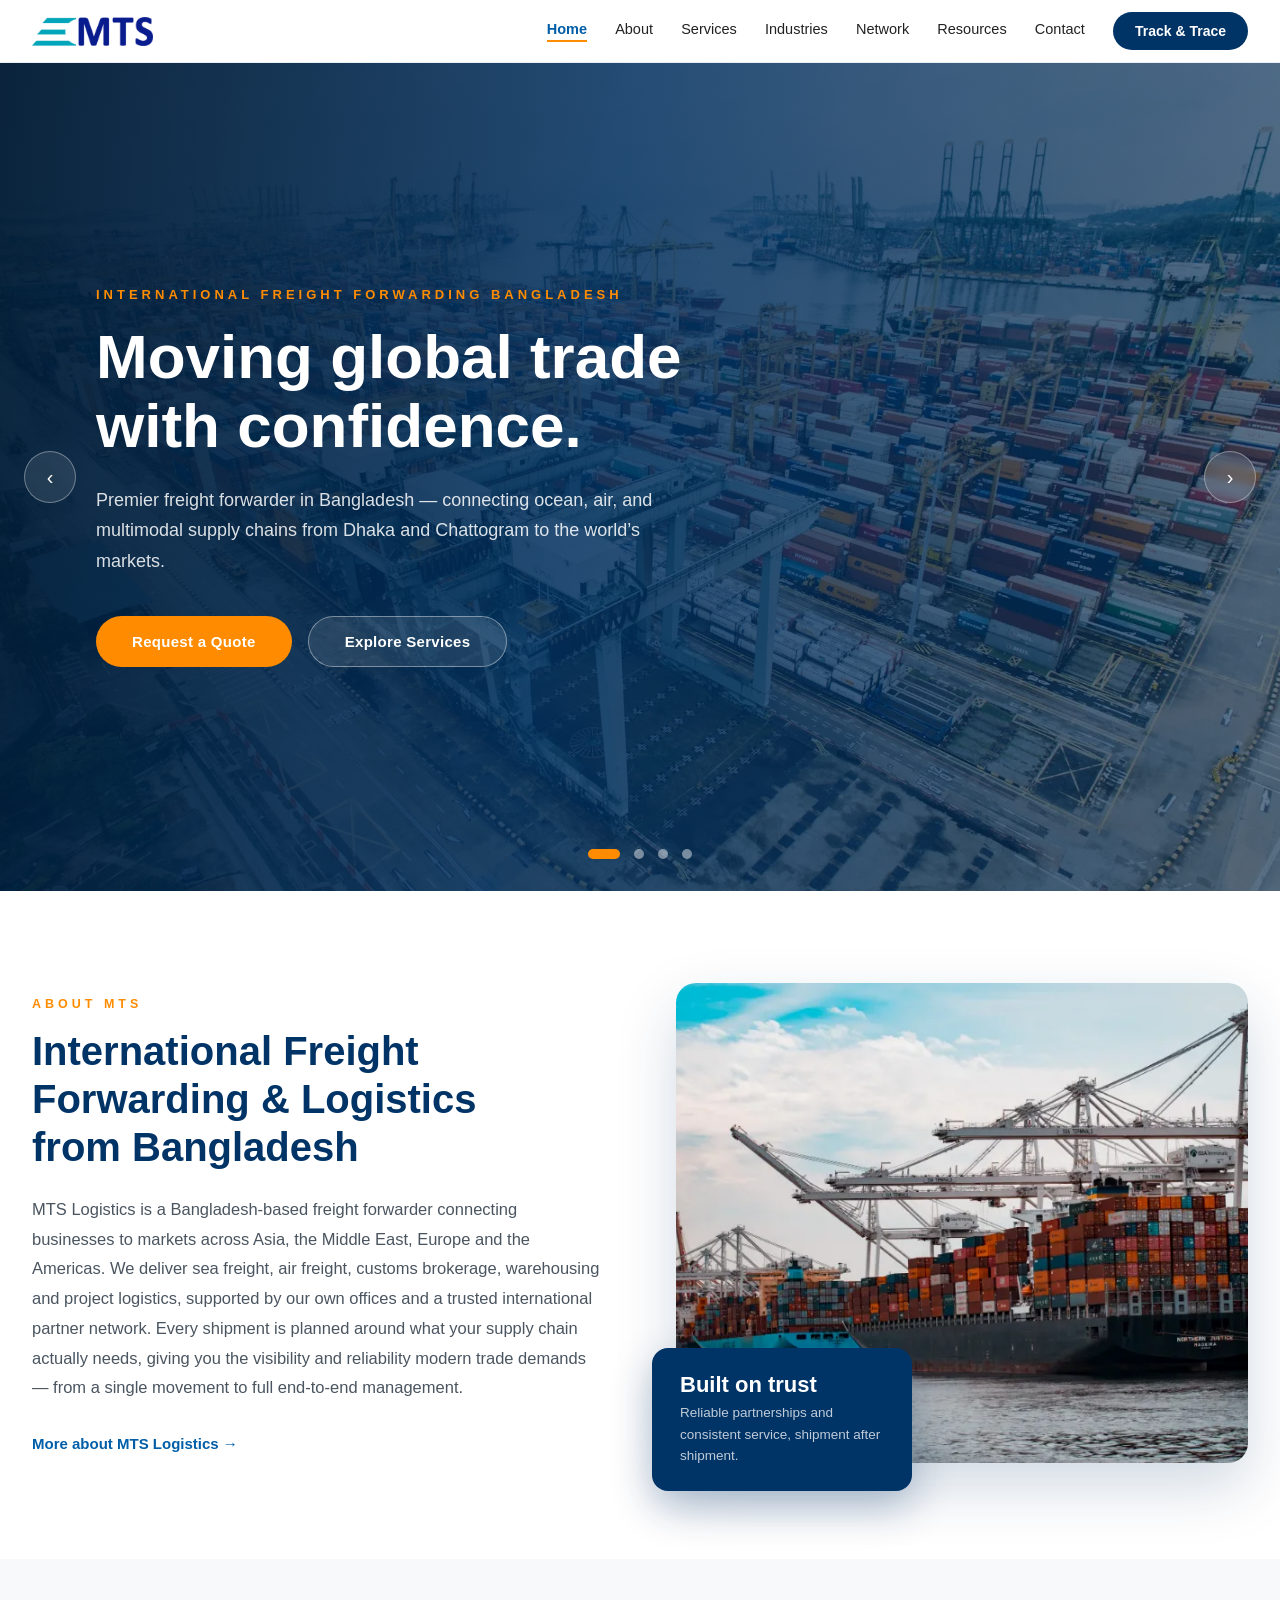
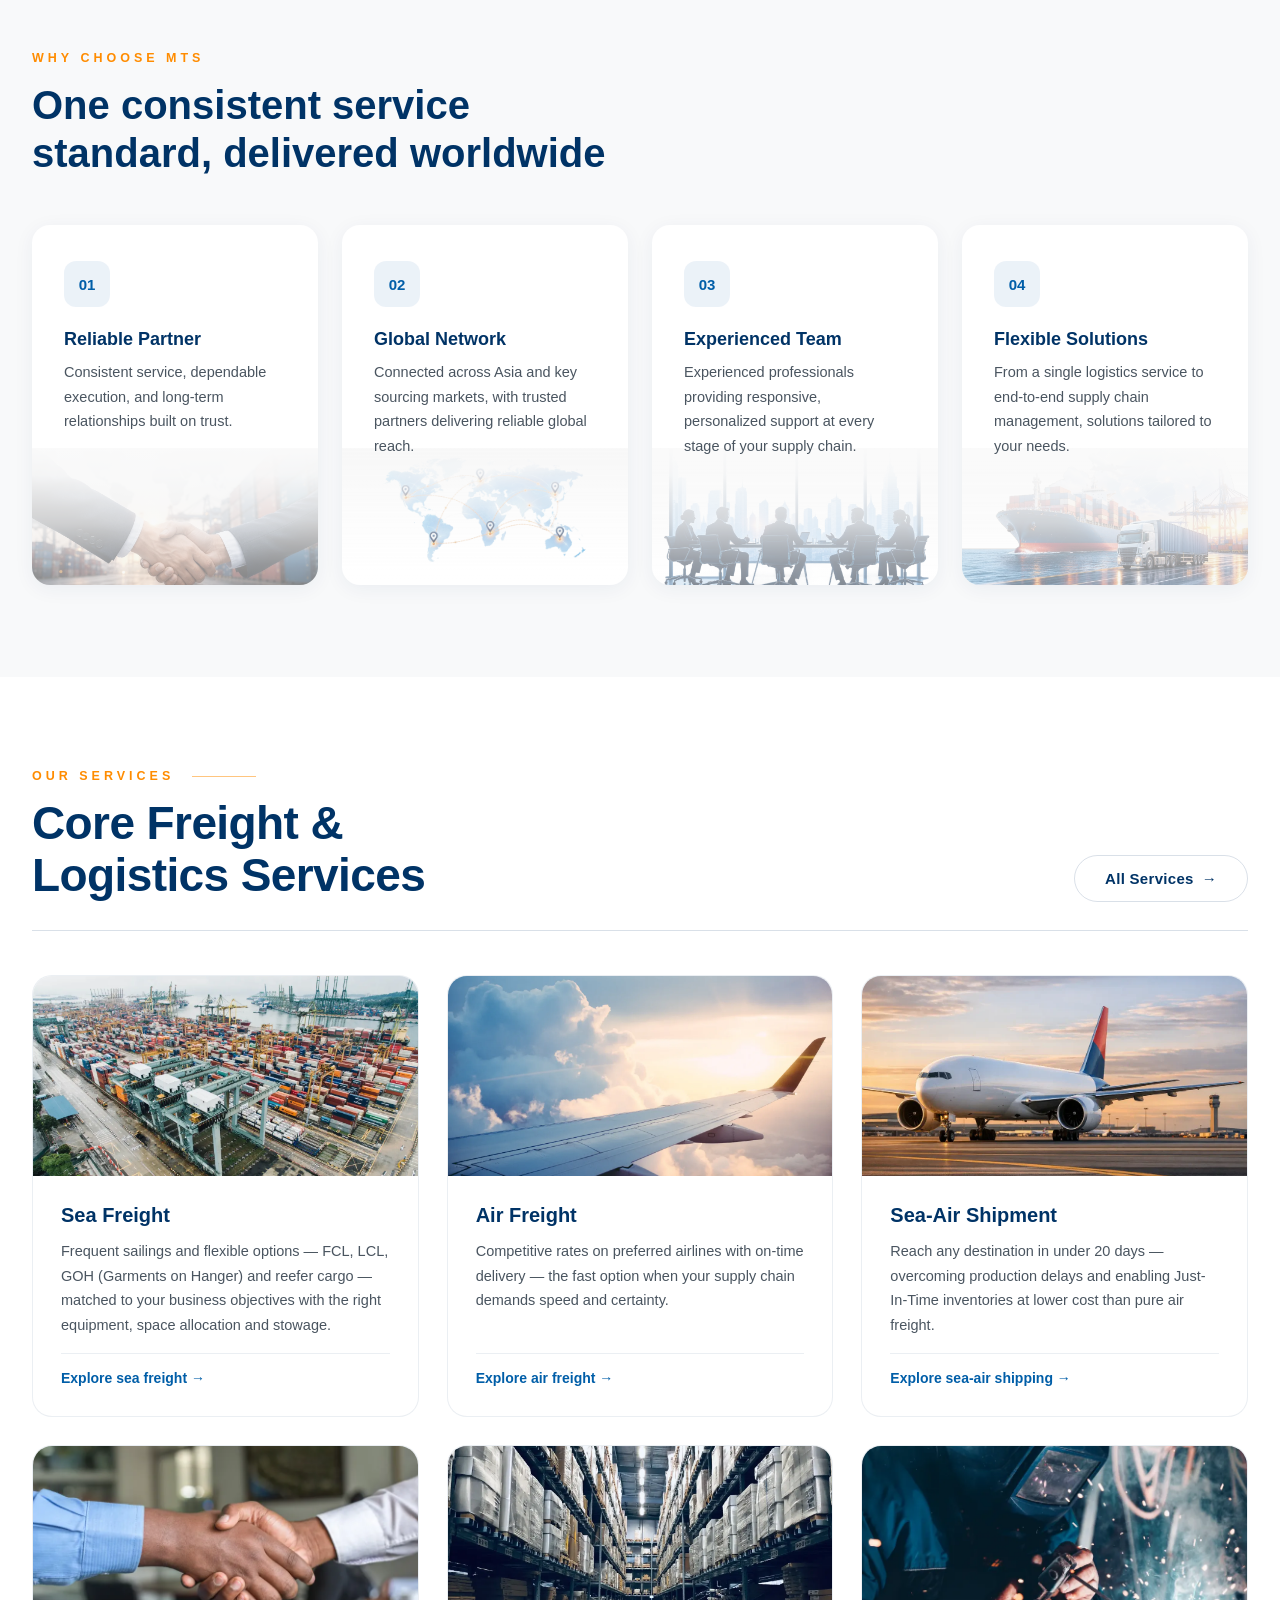
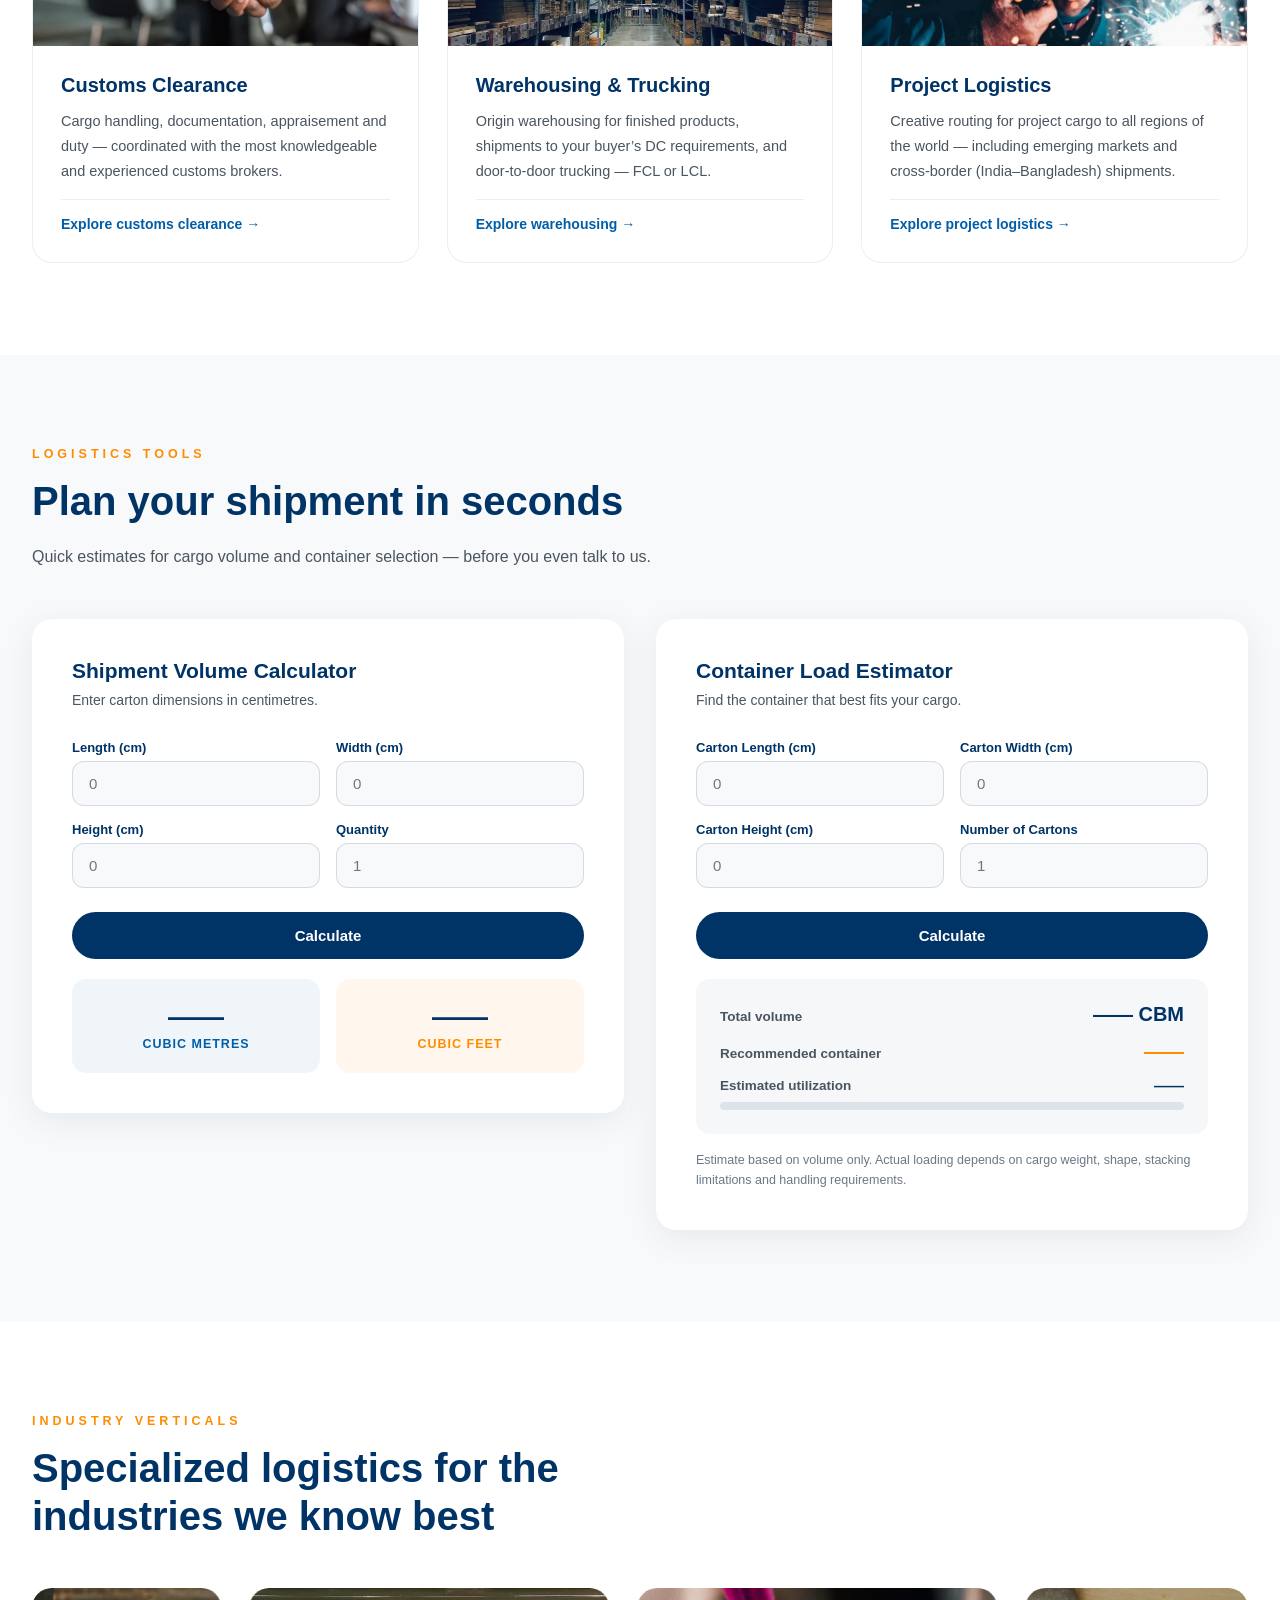
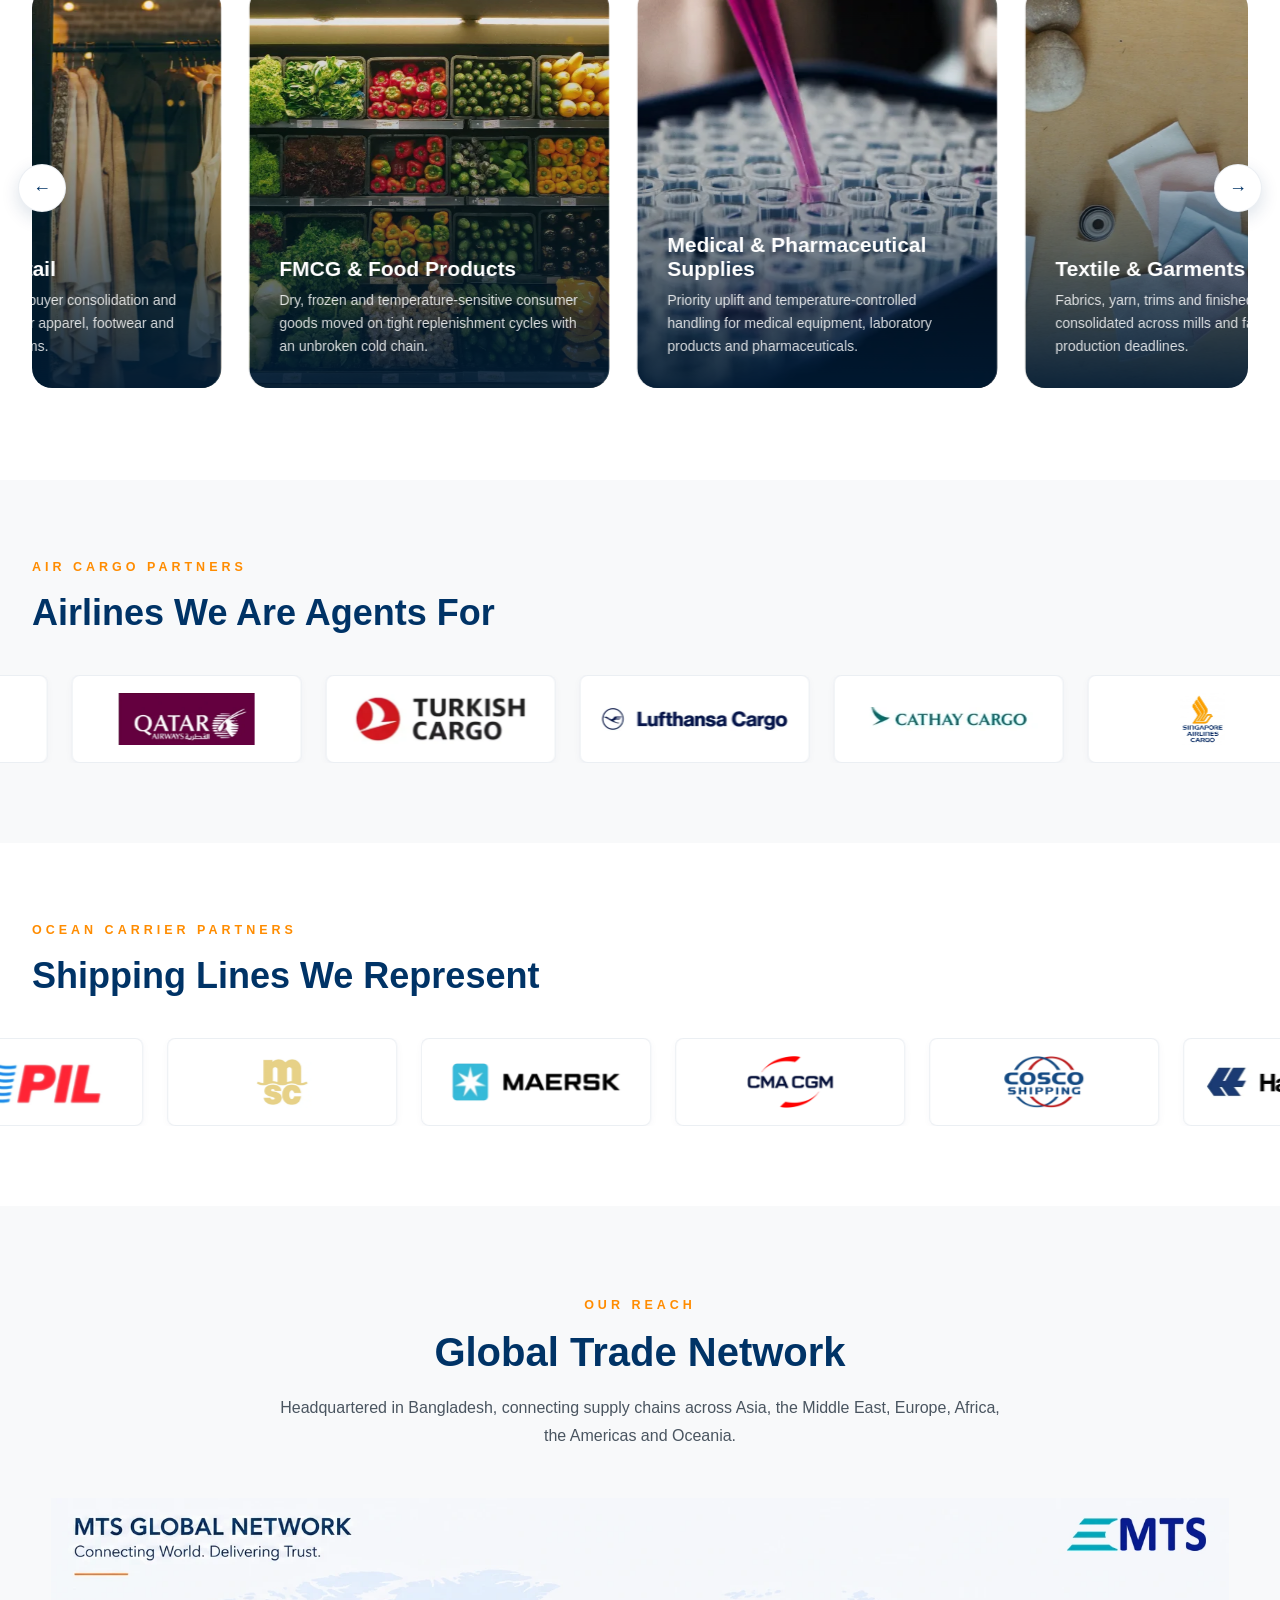
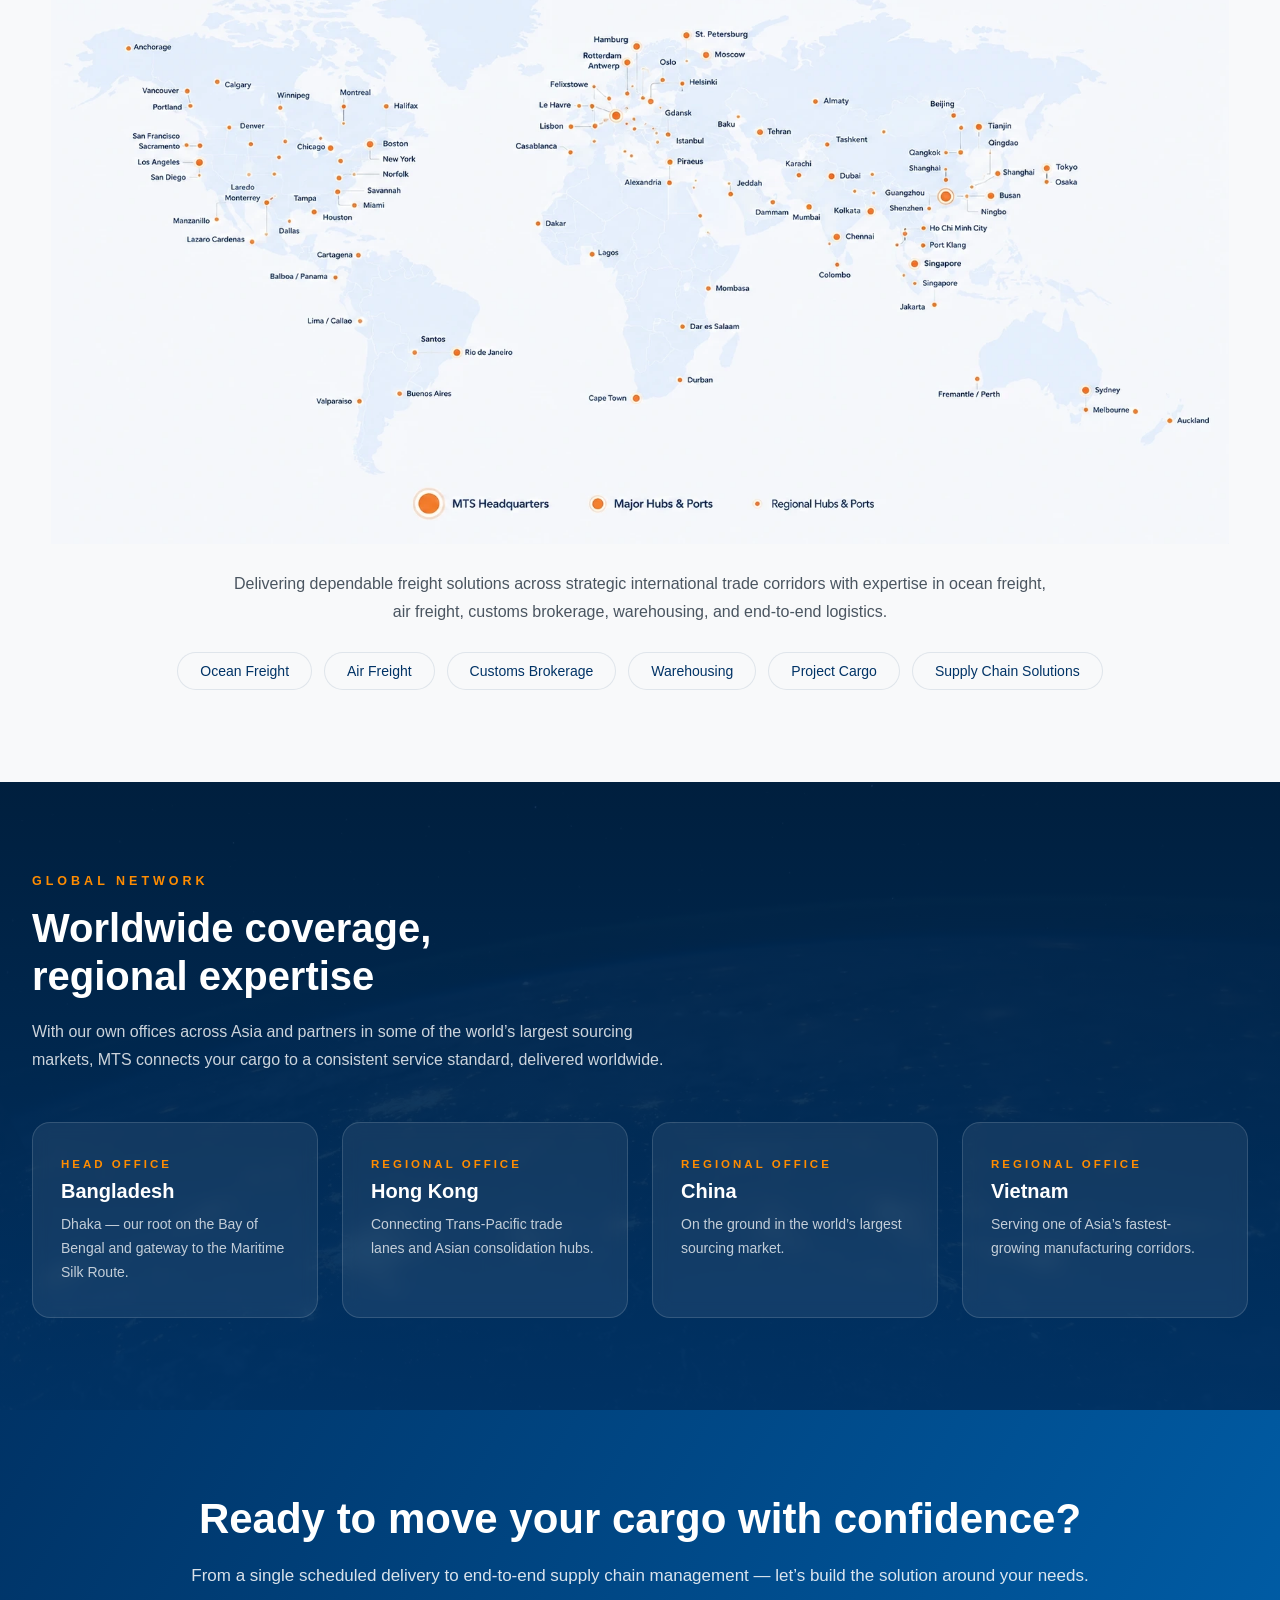
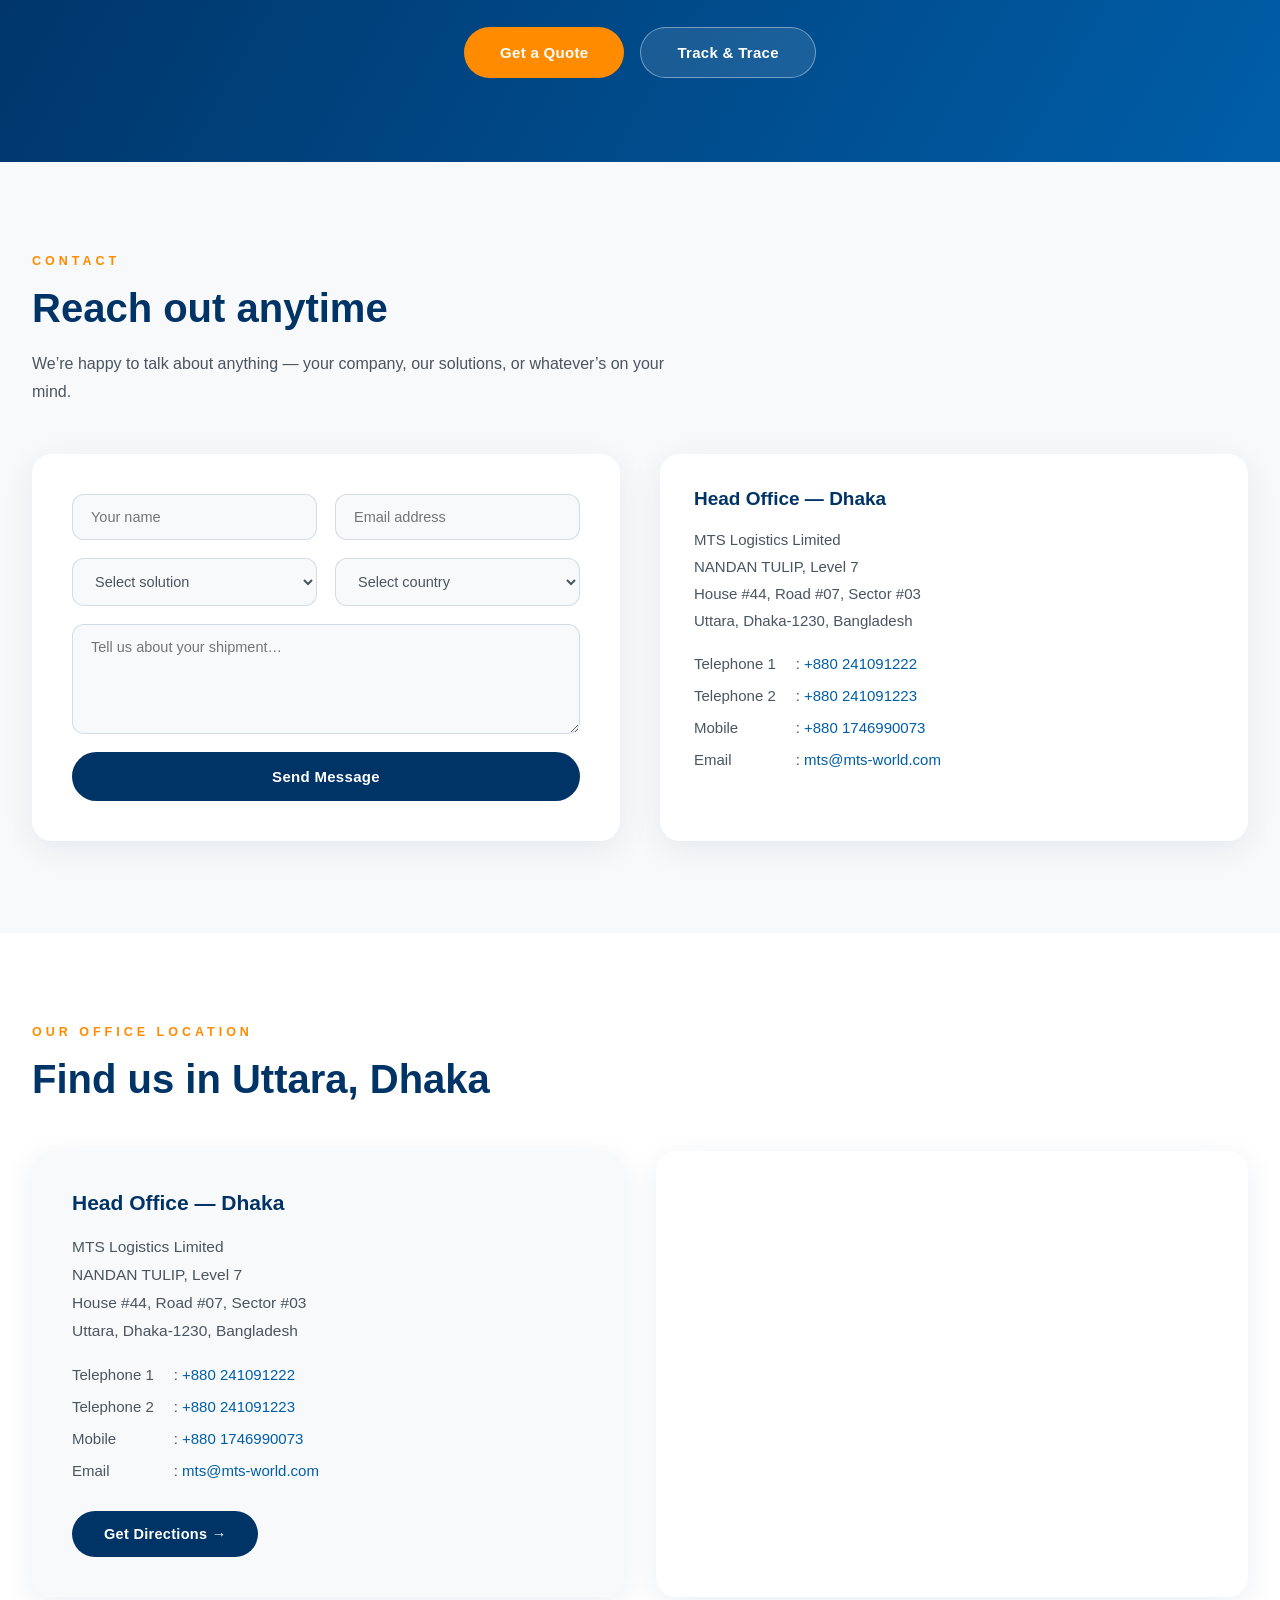
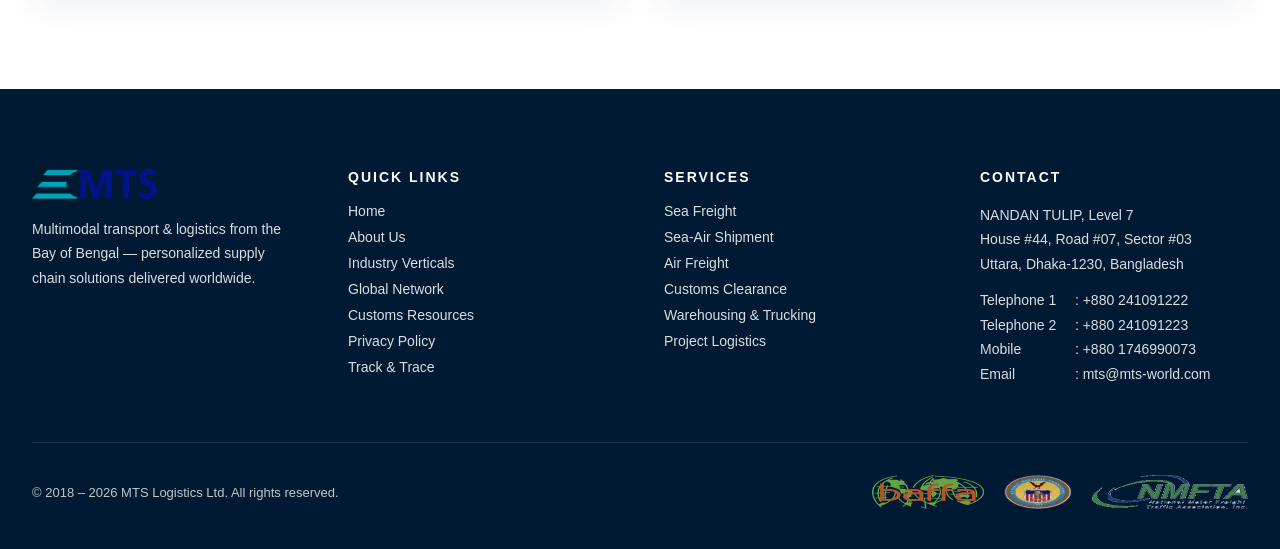
<file: index.html>
<!DOCTYPE html>
<html lang="en">
<head>
  <meta charset="utf-8">
  <meta name="viewport" content="width=device-width, initial-scale=1">
  <title>Freight Forwarder in Bangladesh | MTS Logistics Ltd.</title>
  <meta name="description" content="MTS Logistics is a licensed freight forwarder in Bangladesh providing international ocean freight, air cargo, customs clearance, and warehousing worldwide.">
  <link rel="canonical" href="https://www.mts-world.com/">
  <meta property="og:title" content="Freight Forwarder in Bangladesh | MTS Logistics Ltd.">
  <meta property="og:description" content="MTS Logistics is a licensed freight forwarder in Bangladesh providing international ocean freight, air cargo, customs clearance, and warehousing worldwide.">
  <meta property="og:type" content="website">
  <meta property="og:site_name" content="MTS Logistics Ltd.">
  <meta property="og:locale" content="en_US">
  <meta property="og:url" content="https://www.mts-world.com/">
  <meta property="og:image" content="https://www.mts-world.com/assets/images/sea-freight.webp">
  <meta name="twitter:card" content="summary_large_image">
  <meta name="twitter:title" content="Freight Forwarder in Bangladesh | MTS Logistics Ltd.">
  <meta name="twitter:description" content="MTS Logistics is a licensed freight forwarder in Bangladesh providing international ocean freight, air cargo, customs clearance, and warehousing worldwide.">
  <meta name="twitter:image" content="https://www.mts-world.com/assets/images/sea-freight.webp">
  <meta name="theme-color" content="#003366">
  <link rel="icon" href="favicon.ico?v=20260801" sizes="16x16 32x32 48x48">
  <link rel="icon" type="image/png" sizes="16x16" href="favicon-16x16.png?v=20260801">
  <link rel="icon" type="image/png" sizes="32x32" href="favicon-32x32.png?v=20260801">
  <link rel="icon" type="image/png" sizes="48x48" href="favicon-48x48.png?v=20260801">
  <link rel="apple-touch-icon" sizes="180x180" href="apple-touch-icon.png?v=20260801">
  <link rel="manifest" href="manifest.json?v=20260801">
  <link rel="preload" as="image" href="assets/images/sea-freight-1280.webp" imagesrcset="assets/images/sea-freight-800.webp 800w, assets/images/sea-freight-1280.webp 1280w, assets/images/sea-freight-1920.webp 1920w" imagesizes="100vw" fetchpriority="high">
  <link rel="stylesheet" href="assets/css/style.css">
  <link rel="stylesheet" href="assets/css/animations.css">
  <link rel="stylesheet" href="assets/css/responsive.css">
  <script type="application/ld+json">
  {
    "@context": "https://schema.org",
    "@graph": [
      {
        "@type": ["Organization", "LocalBusiness"],
        "@id": "https://www.mts-world.com/#organization",
        "name": "MTS Logistics Ltd.",
        "legalName": "MTS Logistics Limited",
        "url": "https://www.mts-world.com/",
        "logo": "https://www.mts-world.com/assets/images/logos/mts-logo.png",
        "image": "https://www.mts-world.com/assets/images/sea-freight.webp",
        "description": "Licensed freight forwarder and multimodal logistics provider in Bangladesh handling international sea freight, air cargo, customs clearance, warehousing, and project logistics worldwide.",
        "email": "mts@mts-world.com",
        "telephone": "+880-2-41091222",
        "foundingDate": "2018",
        "priceRange": "$$",
        "currenciesAccepted": "USD, BDT",
        "address": {
          "@type": "PostalAddress",
          "streetAddress": "NANDAN TULIP, Level 7, House 44, Road 07, Sector 03, Uttara",
          "addressLocality": "Dhaka",
          "addressRegion": "Dhaka",
          "postalCode": "1230",
          "addressCountry": "BD"
        },
        "geo": {
          "@type": "GeoCoordinates",
          "latitude": 23.8705,
          "longitude": 90.3984
        },
        "openingHoursSpecification": [
          {
            "@type": "OpeningHoursSpecification",
            "dayOfWeek": ["Sunday", "Monday", "Tuesday", "Wednesday", "Thursday"],
            "opens": "09:00",
            "closes": "18:00"
          }
        ],
        "areaServed": ["Bangladesh", "Asia", "Middle East", "Europe", "Americas"],
        "contactPoint": [
          {
            "@type": "ContactPoint",
            "contactType": "customer service",
            "telephone": "+880-2-41091222",
            "email": "mts@mts-world.com",
            "areaServed": ["BD", "HK", "CN", "VN"],
            "availableLanguage": ["English", "Bengali"]
          }
        ]
      },
      {
        "@type": "WebSite",
        "@id": "https://www.mts-world.com/#website",
        "url": "https://www.mts-world.com/",
        "name": "MTS Logistics Ltd.",
        "description": "Official website of MTS Logistics Ltd., freight forwarding and logistics company in Bangladesh.",
        "inLanguage": "en",
        "publisher": { "@id": "https://www.mts-world.com/#organization" }
      },
      {
        "@type": "WebPage",
        "@id": "https://www.mts-world.com/#webpage",
        "url": "https://www.mts-world.com/",
        "name": "Freight Forwarder in Bangladesh | MTS Logistics Ltd.",
        "description": "MTS Logistics is a licensed freight forwarder in Bangladesh providing international ocean freight, air cargo, customs clearance, and warehousing worldwide.",
        "isPartOf": { "@id": "https://www.mts-world.com/#website" },
        "about": { "@id": "https://www.mts-world.com/#organization" },
        "primaryImageOfPage": "https://www.mts-world.com/assets/images/sea-freight.webp",
        "inLanguage": "en"
      }
    ]
  }
  </script>
</head>
<body id="top">
  <a class="skip-link" href="#main">Skip to main content</a>
  <header class="site-header">
    <nav class="nav" aria-label="Main navigation">
      <a href="index.html" class="brand" aria-label="MTS Logistics home">
        <img width="320" height="77" src="assets/images/logos/mts-logo-320.webp" srcset="assets/images/logos/mts-logo-320.webp 320w, assets/images/logos/mts-logo-480.webp 480w" sizes="135px" decoding="async" alt="MTS Logistics" class="brand-logo">
      </a>
      <button class="nav-toggle" type="button" aria-label="Open navigation menu" aria-expanded="false" aria-controls="primary-nav">
        <span class="nav-toggle-bars" aria-hidden="true"><span></span><span></span><span></span></span>
      </button>
      <div class="nav-links" id="primary-nav">
        <a href="#top" class="nav-link active" aria-current="page">Home</a>
        <a href="about.html" class="nav-link">About</a>
        <a href="services.html" class="nav-link">Services</a>
        <a href="industries.html" class="nav-link">Industries</a>
        <a href="network.html" class="nav-link">Network</a>
        <a href="customs-resources.html" class="nav-link">Resources</a>
        <a href="contact.html" class="nav-link">Contact</a>
        <a href="https://www.track-trace.com/" target="_blank" rel="noopener noreferrer" class="btn-track">Track &amp; Trace</a>
      </div>
    </nav>
  </header>

  <main id="main" tabindex="-1">

  <section class="hero" aria-label="Featured highlights">
      <div class="hero-slide active" aria-hidden="false">
        <img width="2000" height="1334" class="hero-bg" src="assets/images/sea-freight.webp" srcset="assets/images/sea-freight-800.webp 800w, assets/images/sea-freight-1280.webp 1280w, assets/images/sea-freight-1920.webp 1920w" sizes="100vw" alt="Container ship crossing the ocean with international cargo" loading="eager">
        <div class="hero-overlay"></div>
        <div class="hero-content">
          <p class="hero-tag">International Freight Forwarding Bangladesh</p>
          <h1 class="hero-title">Moving global trade with confidence.</h1>
          <p class="hero-sub">Premier freight forwarder in Bangladesh — connecting ocean, air, and multimodal supply chains from Dhaka and Chattogram to the world&rsquo;s markets.</p>
          <div class="hero-actions">
            <a href="#contact" class="btn btn-accent">Request a Quote</a>
            <a href="services.html" class="btn btn-ghost">Explore Services</a>
          </div>
        </div>
      </div>
      <div class="hero-slide" aria-hidden="true">
        <img width="2000" height="1328" class="hero-bg" src="assets/images/air-freight.webp" srcset="assets/images/air-freight-800.webp 800w, assets/images/air-freight-1280.webp 1280w, assets/images/air-freight-1920.webp 1920w" sizes="100vw" alt="Aircraft in flight at dusk carrying air cargo" loading="lazy">
        <div class="hero-overlay"></div>
        <div class="hero-content">
          <p class="hero-tag">Air Cargo Operations</p>
          <h2 class="hero-title">Your cargo. Our commitment.</h2>
          <p class="hero-sub">On-time air freight on preferred airlines — the fast option when your supply chain demands certainty.</p>
          <div class="hero-actions">
            <a href="#contact" class="btn btn-accent" tabindex="-1">Request a Quote</a>
            <a href="services.html" class="btn btn-ghost" tabindex="-1">Explore Services</a>
          </div>
        </div>
      </div>
      <div class="hero-slide" aria-hidden="true">
        <img width="2000" height="2667" class="hero-bg" src="assets/images/warehousing.webp" srcset="assets/images/warehousing-800.webp 800w, assets/images/warehousing-1280.webp 1280w, assets/images/warehousing-1920.webp 1920w" sizes="100vw" alt="Modern warehouse with tall storage racking" loading="lazy">
        <div class="hero-overlay"></div>
        <div class="hero-content">
          <p class="hero-tag">Warehousing &amp; Distribution</p>
          <h2 class="hero-title">Connecting businesses across borders.</h2>
          <p class="hero-sub">Origin warehousing, DC-ready shipments and door-to-door trucking — from factory to final destination.</p>
          <div class="hero-actions">
            <a href="#contact" class="btn btn-accent" tabindex="-1">Request a Quote</a>
            <a href="services.html" class="btn btn-ghost" tabindex="-1">Explore Services</a>
          </div>
        </div>
      </div>
      <div class="hero-slide" aria-hidden="true">
        <img width="1000" height="667" class="hero-bg" src="assets/images/sea-air.webp" srcset="assets/images/sea-air-800.webp 800w, assets/images/sea-air.webp 1000w" sizes="100vw" alt="Cargo aircraft on the tarmac at sunset" loading="lazy">
        <div class="hero-overlay"></div>
        <div class="hero-content">
          <p class="hero-tag">Multimodal Freight</p>
          <h2 class="hero-title">Reliable logistics. Trusted partnerships.</h2>
          <p class="hero-sub">Sea, air and sea-air solutions configured around your routes, volumes and timelines.</p>
          <div class="hero-actions">
            <a href="#contact" class="btn btn-accent" tabindex="-1">Request a Quote</a>
            <a href="services.html" class="btn btn-ghost" tabindex="-1">Explore Services</a>
          </div>
        </div>
      </div>
    <button type="button" class="hero-arrow hero-arrow--prev" aria-label="Previous slide">‹</button>
    <button type="button" class="hero-arrow hero-arrow--next" aria-label="Next slide">›</button>
    <div class="hero-dots">
        <button type="button" class="hero-dot active" aria-label="Go to slide 1"></button>
        <button type="button" class="hero-dot" aria-label="Go to slide 2"></button>
        <button type="button" class="hero-dot" aria-label="Go to slide 3"></button>
        <button type="button" class="hero-dot" aria-label="Go to slide 4"></button>
    </div>
  </section>

  <section id="about" class="section bg-white">
    <div class="container split" data-reveal>
      <div>
        <p class="kicker">About MTS</p>
        <h2 class="section-title" style="margin-bottom: 24px;">International Freight Forwarding &amp; Logistics from Bangladesh</h2>
        <p class="body-copy body-copy--lg" style="margin-bottom: 32px;">MTS Logistics is a Bangladesh-based freight forwarder connecting businesses to markets across Asia, the Middle East, Europe and the Americas. We deliver sea freight, air freight, customs brokerage, warehousing and project logistics, supported by our own offices and a trusted international partner network. Every shipment is planned around what your supply chain actually needs, giving you the visibility and reliability modern trade demands — from a single movement to full end-to-end management.</p>
        <a href="about.html" class="link-arrow">More about MTS Logistics →</a>
      </div>
      <div class="img-badge-wrap">
        <img width="2000" height="1333" class="feature-img feature-img--lg" src="assets/images/about-hero.webp" srcset="assets/images/about-hero-800.webp 800w, assets/images/about-hero-1280.webp 1280w" sizes="(max-width: 900px) 100vw, 620px" alt="Shipping containers stacked at an international port container terminal" loading="lazy">
        <div class="img-badge">
          <p class="title">Built on trust</p>
          <p class="text">Reliable partnerships and consistent service, shipment after shipment.</p>
        </div>
      </div>
    </div>
  </section>

  <section id="why-choose" class="section bg-gray">
    <div class="container" data-reveal>
      <div class="section-head">
        <p class="kicker">Why Choose MTS</p>
        <h2 class="section-title">One consistent service standard, delivered worldwide</h2>
      </div>
      <div class="grid grid-260">
        <div class="card why-card why-card--partner">
          <div class="icon-num" aria-hidden="true">01</div>
          <h3 class="card-title">Reliable Partner</h3>
          <p class="card-text">Consistent service, dependable execution, and long-term relationships built on trust.</p>
        </div>
        <div class="card why-card why-card--network">
          <div class="icon-num" aria-hidden="true">02</div>
          <h3 class="card-title">Global Network</h3>
          <p class="card-text">Connected across Asia and key sourcing markets, with trusted partners delivering reliable global reach.</p>
        </div>
        <div class="card why-card why-card--team">
          <div class="icon-num" aria-hidden="true">03</div>
          <h3 class="card-title">Experienced Team</h3>
          <p class="card-text">Experienced professionals providing responsive, personalized support at every stage of your supply chain.</p>
        </div>
        <div class="card why-card why-card--solutions">
          <div class="icon-num" aria-hidden="true">04</div>
          <h3 class="card-title">Flexible Solutions</h3>
          <p class="card-text">From a single logistics service to end-to-end supply chain management, solutions tailored to your needs.</p>
        </div>
      </div>
    </div>
  </section>

  <section id="services" class="section bg-white">
    <div class="container" data-reveal>
      <div class="section-head section-head--split">
        <div class="section-head-main">
          <p class="kicker">Our Services</p>
          <h2 class="section-title section-title--xl">Core Freight &amp; Logistics Services</h2>
        </div>
        <a href="services.html" class="btn btn-outline section-head-action">All Services <span class="btn-arrow" aria-hidden="true">&rarr;</span></a>
      </div>
      <div class="grid grid-340">
        <article class="service-card">
          <div class="service-card-media">
            <img width="2000" height="1334" src="assets/images/sea-freight.webp" srcset="assets/images/sea-freight-480.webp 480w, assets/images/sea-freight-800.webp 800w, assets/images/sea-freight-1280.webp 1280w" sizes="(max-width: 900px) 100vw, 620px" alt="Container ship on open water carrying ocean freight cargo" loading="lazy">
          </div>
          <div class="service-card-body">
            <h3>Sea Freight</h3>
            <p>Frequent sailings and flexible options — FCL, LCL, GOH (Garments on Hanger) and reefer cargo — matched to your business objectives with the right equipment, space allocation and stowage.</p>
            <a href="services.html#sea-freight" class="link-arrow">Explore sea freight →</a>
          </div>
        </article>
        <article class="service-card">
          <div class="service-card-media">
            <img width="2000" height="1328" src="assets/images/air-freight.webp" srcset="assets/images/air-freight-480.webp 480w, assets/images/air-freight-800.webp 800w, assets/images/air-freight-1280.webp 1280w" sizes="(max-width: 900px) 100vw, 620px" alt="Commercial cargo aircraft in flight for international air freight" loading="lazy">
          </div>
          <div class="service-card-body">
            <h3>Air Freight</h3>
            <p>Competitive rates on preferred airlines with on-time delivery — the fast option when your supply chain demands speed and certainty.</p>
            <a href="services.html#air-freight" class="link-arrow">Explore air freight →</a>
          </div>
        </article>
        <article class="service-card">
          <div class="service-card-media">
            <img width="1000" height="667" src="assets/images/sea-air.webp" srcset="assets/images/sea-air-480.webp 480w, assets/images/sea-air-800.webp 800w, assets/images/sea-air.webp 1000w" sizes="(max-width: 900px) 100vw, 620px" alt="Cargo freighter aircraft on the tarmac for multimodal sea-air transport" loading="lazy">
          </div>
          <div class="service-card-body">
            <h3>Sea-Air Shipment</h3>
            <p>Reach any destination in under 20 days — overcoming production delays and enabling Just-In-Time inventories at lower cost than pure air freight.</p>
            <a href="services.html#sea-air" class="link-arrow">Explore sea-air shipping →</a>
          </div>
        </article>
        <article class="service-card">
          <div class="service-card-media">
            <img width="2000" height="1335" src="assets/images/handshake.webp" srcset="assets/images/handshake-480.webp 480w, assets/images/handshake-800.webp 800w, assets/images/handshake-1280.webp 1280w" sizes="(max-width: 900px) 100vw, 620px" alt="Logistics professionals reviewing international customs and trade documents" loading="lazy">
          </div>
          <div class="service-card-body">
            <h3>Customs Clearance</h3>
            <p>Cargo handling, documentation, appraisement and duty — coordinated with the most knowledgeable and experienced customs brokers.</p>
            <a href="services.html#customs" class="link-arrow">Explore customs clearance →</a>
          </div>
        </article>
        <article class="service-card">
          <div class="service-card-media">
            <img width="2000" height="2667" src="assets/images/warehousing.webp" srcset="assets/images/warehousing-480.webp 480w, assets/images/warehousing-800.webp 800w, assets/images/warehousing-1280.webp 1280w" sizes="(max-width: 900px) 100vw, 620px" alt="Modern logistics warehouse with high-bay pallet racking and distribution storage" loading="lazy">
          </div>
          <div class="service-card-body">
            <h3>Warehousing &amp; Trucking</h3>
            <p>Origin warehousing for finished products, shipments to your buyer&rsquo;s DC requirements, and door-to-door trucking — FCL or LCL.</p>
            <a href="services.html#warehousing" class="link-arrow">Explore warehousing →</a>
          </div>
        </article>
        <article class="service-card">
          <div class="service-card-media">
            <img width="1400" height="933" src="assets/images/project-logistics.webp" srcset="assets/images/project-logistics-480.webp 480w, assets/images/project-logistics-800.webp 800w, assets/images/project-logistics-1280.webp 1280w" sizes="(max-width: 900px) 100vw, 620px" alt="Heavy industrial project cargo and machinery logistics" loading="lazy">
          </div>
          <div class="service-card-body">
            <h3>Project Logistics</h3>
            <p>Creative routing for project cargo to all regions of the world — including emerging markets and cross-border (India–Bangladesh) shipments.</p>
            <a href="services.html#project" class="link-arrow">Explore project logistics →</a>
          </div>
        </article>
      </div>
    </div>
  </section>

  <section id="tools" class="section bg-gray">
    <div id="calculator"></div>
    <div class="container" data-reveal>
      <div class="section-head">
        <p class="kicker">Logistics Tools</p>
        <h2 class="section-title" style="margin-bottom: 18px;">Plan your shipment in seconds</h2>
        <p class="lead" style="margin-top: 0;">Quick estimates for cargo volume and container selection — before you even talk to us.</p>
      </div>
      <div class="grid grid-400">

        <form id="cbm-form" class="tool-card" autocomplete="off">
          <h3>Shipment Volume Calculator</h3>
          <p class="hint">Enter carton dimensions in centimetres.</p>
          <div class="tool-fields">
            <label class="field">Length (cm)
              <input type="number" name="l" min="0" placeholder="0" autocomplete="off">
            </label>
            <label class="field">Width (cm)
              <input type="number" name="w" min="0" placeholder="0" autocomplete="off">
            </label>
            <label class="field">Height (cm)
              <input type="number" name="h" min="0" placeholder="0" autocomplete="off">
            </label>
            <label class="field">Quantity
              <input type="number" name="q" min="1" placeholder="1" autocomplete="off">
            </label>
          </div>
          <button type="submit" class="calc-btn">Calculate</button>
          <div class="result-tiles">
            <div class="result-tile result-tile--blue">
              <p class="value" id="cbm-result" aria-live="polite">——</p>
              <p class="label">Cubic Metres</p>
            </div>
            <div class="result-tile result-tile--orange">
              <p class="value" id="cft-result" aria-live="polite">——</p>
              <p class="label">Cubic Feet</p>
            </div>
          </div>
        </form>

        <form id="est-form" class="tool-card" autocomplete="off">
          <h3>Container Load Estimator</h3>
          <p class="hint">Find the container that best fits your cargo.</p>
          <div class="tool-fields">
            <label class="field">Carton Length (cm)
              <input type="number" name="l" min="0" placeholder="0" autocomplete="off">
            </label>
            <label class="field">Carton Width (cm)
              <input type="number" name="w" min="0" placeholder="0" autocomplete="off">
            </label>
            <label class="field">Carton Height (cm)
              <input type="number" name="h" min="0" placeholder="0" autocomplete="off">
            </label>
            <label class="field">Number of Cartons
              <input type="number" name="q" min="1" placeholder="1" autocomplete="off">
            </label>
          </div>
          <button type="submit" class="calc-btn">Calculate</button>
          <div class="result-panel">
            <div class="result-row">
              <span class="label">Total volume</span>
              <span class="value" id="est-cbm" aria-live="polite">—— CBM</span>
            </div>
            <div class="result-row">
              <span class="label">Recommended container</span>
              <span class="value value--accent" id="est-container" aria-live="polite">——</span>
            </div>
            <div class="result-row" style="align-items: center; margin-bottom: 8px;">
              <span class="label">Estimated utilization</span>
              <span class="value value--sm" id="est-util" aria-live="polite">——</span>
            </div>
            <div class="util-track">
              <div class="util-bar" id="est-bar"></div>
            </div>
          </div>
          <p class="tool-note">Estimate based on volume only. Actual loading depends on cargo weight, shape, stacking limitations and handling requirements.</p>
        </form>

      </div>
    </div>
  </section>

  <section id="verticals" class="section bg-white">
    <div class="container" data-reveal>
      <div class="section-head">
        <p class="kicker">Industry Verticals</p>
        <h2 class="section-title">Specialized logistics for the industries we know best</h2>
      </div>
      <div class="vertical-ribbon" aria-label="Scrolling showcase of industry verticals">
        <button type="button" class="ribbon-arrow ribbon-arrow--prev" aria-label="Scroll industries backward">&#8592;</button>
        <button type="button" class="ribbon-arrow ribbon-arrow--next" aria-label="Scroll industries forward">&#8594;</button>
        <div class="vertical-ribbon-viewport">
          <div class="vertical-ribbon-track">
          <div class="vertical-ribbon-group">
            <a href="industries.html#fashion" class="vertical-card" aria-label="Fashion &amp; Retail logistics">
              <img width="2000" height="1333" src="assets/images/industry-fashion.webp" srcset="assets/images/industry-fashion-800.webp 800w, assets/images/industry-fashion-1280.webp 1280w" sizes="(max-width: 900px) 100vw, 620px" alt="Fashion and apparel export logistics, garments on hanger (GOH) from Bangladesh" loading="lazy" draggable="false">
              <div class="scrim"></div>
              <div class="caption">
                <h3>Fashion &amp; Retail</h3>
                <p>Garments-on-hanger, buyer consolidation and DC-ready deliveries for apparel, footwear and seasonal retail programs.</p>
              </div>
            </a>
            <a href="industries.html#fmcg" class="vertical-card" aria-label="FMCG &amp; Food Products logistics">
              <img width="1400" height="1050" src="assets/images/industry-fmcg.webp" srcset="assets/images/industry-fmcg-800.webp 800w, assets/images/industry-fmcg-1280.webp 1280w" sizes="(max-width: 900px) 100vw, 620px" alt="FMCG and temperature-sensitive food products freight forwarding" loading="lazy" draggable="false">
              <div class="scrim"></div>
              <div class="caption">
                <h3>FMCG &amp; Food Products</h3>
                <p>Dry, frozen and temperature-sensitive consumer goods moved on tight replenishment cycles with an unbroken cold chain.</p>
              </div>
            </a>
            <a href="industries.html#medical" class="vertical-card" aria-label="Medical &amp; Pharmaceutical Supplies logistics">
              <img width="1400" height="933" src="assets/images/industry-medical.webp" srcset="assets/images/industry-medical-800.webp 800w, assets/images/industry-medical-1280.webp 1280w" sizes="(max-width: 900px) 100vw, 620px" alt="Medical equipment, pharmaceuticals and healthcare supplies cargo logistics" loading="lazy" draggable="false">
              <div class="scrim"></div>
              <div class="caption">
                <h3>Medical &amp; Pharmaceutical Supplies</h3>
                <p>Priority uplift and temperature-controlled handling for medical equipment, laboratory products and pharmaceuticals.</p>
              </div>
            </a>
            <a href="industries.html#textile" class="vertical-card" aria-label="Textile &amp; Garments logistics">
              <img width="1600" height="1067" src="assets/images/industries/industry-textile.webp" srcset="assets/images/industries/industry-textile-800.webp 800w, assets/images/industries/industry-textile-1280.webp 1280w" sizes="(max-width: 900px) 100vw, 620px" alt="Textile fabrics, yarn and raw materials shipping for Bangladesh garment mills" loading="lazy" draggable="false">
              <div class="scrim"></div>
              <div class="caption">
                <h3>Textile &amp; Garments</h3>
                <p>Fabrics, yarn, trims and finished garments consolidated across mills and factories to meet production deadlines.</p>
              </div>
            </a>
            <a href="industries.html#jute" class="vertical-card" aria-label="Jute &amp; Jute Products logistics">
              <img width="1600" height="1067" src="assets/images/industries/industry-jute.webp" srcset="assets/images/industries/industry-jute-800.webp 800w, assets/images/industries/industry-jute-1280.webp 1280w" sizes="(max-width: 900px) 100vw, 620px" alt="Jute and jute goods export freight forwarding from Bangladesh" loading="lazy" draggable="false">
              <div class="scrim"></div>
              <div class="caption">
                <h3>Jute &amp; Jute Products</h3>
                <p>Raw jute, yarn, bags and eco-friendly packaging shipped in bulk and containerised loads from the golden fibre industry.</p>
              </div>
            </a>
            <a href="industries.html#leather" class="vertical-card" aria-label="Leather &amp; Leather Goods logistics">
              <img width="1280" height="1280" src="assets/images/industries/industry-leather.webp" srcset="assets/images/industries/industry-leather-800.webp 800w, assets/images/industries/industry-leather-1280.webp 1280w" sizes="(max-width: 900px) 100vw, 620px" alt="Finished leather goods and footwear international cargo shipping" loading="lazy" draggable="false">
              <div class="scrim"></div>
              <div class="caption">
                <h3>Leather &amp; Leather Goods</h3>
                <p>Finished leather, footwear, bags and fashion accessories handled with the care high-value consignments demand.</p>
              </div>
            </a>
            <a href="industries.html#electronics" class="vertical-card" aria-label="Electronics &amp; Consumer Appliances logistics">
              <img width="1600" height="1067" src="assets/images/industries/industry-electronics.webp" srcset="assets/images/industries/industry-electronics-800.webp 800w, assets/images/industries/industry-electronics-1280.webp 1280w" sizes="(max-width: 900px) 100vw, 620px" alt="Electronics and consumer appliances freight forwarding and transport" loading="lazy" draggable="false">
              <div class="scrim"></div>
              <div class="caption">
                <h3>Electronics &amp; Consumer Appliances</h3>
                <p>Secure, damage-controlled transport for consumer electronics, home appliances and high-value components.</p>
              </div>
            </a>
            <a href="industries.html#machinery" class="vertical-card" aria-label="Industrial Machinery &amp; Engineering Equipment logistics">
              <img width="1600" height="1067" src="assets/images/industries/industry-machinery.webp" srcset="assets/images/industries/industry-machinery-800.webp 800w, assets/images/industries/industry-machinery-1280.webp 1280w" sizes="(max-width: 900px) 100vw, 620px" alt="Industrial machinery, spare parts and heavy engineering equipment transport" loading="lazy" draggable="false">
              <div class="scrim"></div>
              <div class="caption">
                <h3>Industrial Machinery &amp; Engineering Equipment</h3>
                <p>Heavy machinery, spare parts and project cargo planned move-by-move — from factory floor to factory floor.</p>
              </div>
            </a>
            <a href="industries.html#hair-wigs" class="vertical-card" aria-label="Hair Wigs &amp; Beauty Products logistics">
              <img width="1280" height="1422" src="assets/images/industries/industry-hair-wigs.webp" srcset="assets/images/industries/industry-hair-wigs-800.webp 800w, assets/images/industries/industry-hair-wigs-1280.webp 1280w" sizes="(max-width: 900px) 100vw, 620px" alt="Human hair wigs and beauty products international export logistics" loading="lazy" draggable="false">
              <div class="scrim"></div>
              <div class="caption">
                <h3>Hair Wigs &amp; Beauty Products</h3>
                <p>Specialized logistics for premium human hair wigs, extensions and beauty products with secure handling, international shipping, buyer consolidation and timely global delivery.</p>
              </div>
            </a>
            <a href="industries.html#frozen-foods" class="vertical-card" aria-label="Frozen Foods logistics">
              <img width="1280" height="1280" src="assets/images/industries/industry-frozen-foods.webp" srcset="assets/images/industries/industry-frozen-foods-800.webp 800w, assets/images/industries/industry-frozen-foods-1280.webp 1280w" sizes="(max-width: 900px) 100vw, 620px" alt="Temperature-controlled cold-chain reefer container with frozen seafood and meat cargo" loading="lazy" draggable="false">
              <div class="scrim"></div>
              <div class="caption">
                <h3>Frozen Foods</h3>
                <p>Temperature-controlled cold-chain logistics for seafood, meat and frozen perishables, preserving product integrity to destination.</p>
              </div>
            </a>
            <a href="industries.html#orthopedic-items" class="vertical-card" aria-label="Orthopedic Items logistics">
              <img width="1280" height="1280" src="assets/images/industries/industry-orthopedic.webp" srcset="assets/images/industries/industry-orthopedic-800.webp 800w, assets/images/industries/industry-orthopedic-1280.webp 1280w" sizes="(max-width: 900px) 100vw, 620px" alt="Orthopedic supports, braces, walking boots and rehabilitation equipment" loading="lazy" draggable="false">
              <div class="scrim"></div>
              <div class="caption">
                <h3>Orthopedic Items</h3>
                <p>Specialized logistics for orthopedic braces, supports, walking boots and rehabilitation equipment with secure handling, moisture protection and timely global delivery.</p>
              </div>
            </a>
          </div>
          <div class="vertical-ribbon-group" aria-hidden="true">
            <a href="industries.html#fashion" class="vertical-card" tabindex="-1">
              <img width="2000" height="1333" src="assets/images/industry-fashion.webp" srcset="assets/images/industry-fashion-800.webp 800w, assets/images/industry-fashion-1280.webp 1280w" sizes="(max-width: 900px) 100vw, 620px" alt="Fashion and apparel export logistics, garments on hanger (GOH) from Bangladesh" loading="lazy" draggable="false">
              <div class="scrim"></div>
              <div class="caption">
                <h3>Fashion &amp; Retail</h3>
                <p>Garments-on-hanger, buyer consolidation and DC-ready deliveries for apparel, footwear and seasonal retail programs.</p>
              </div>
            </a>
            <a href="industries.html#fmcg" class="vertical-card" tabindex="-1">
              <img width="1400" height="1050" src="assets/images/industry-fmcg.webp" srcset="assets/images/industry-fmcg-800.webp 800w, assets/images/industry-fmcg-1280.webp 1280w" sizes="(max-width: 900px) 100vw, 620px" alt="FMCG and temperature-sensitive food products freight forwarding" loading="lazy" draggable="false">
              <div class="scrim"></div>
              <div class="caption">
                <h3>FMCG &amp; Food Products</h3>
                <p>Dry, frozen and temperature-sensitive consumer goods moved on tight replenishment cycles with an unbroken cold chain.</p>
              </div>
            </a>
            <a href="industries.html#medical" class="vertical-card" tabindex="-1">
              <img width="1400" height="933" src="assets/images/industry-medical.webp" srcset="assets/images/industry-medical-800.webp 800w, assets/images/industry-medical-1280.webp 1280w" sizes="(max-width: 900px) 100vw, 620px" alt="Medical equipment, pharmaceuticals and healthcare supplies cargo logistics" loading="lazy" draggable="false">
              <div class="scrim"></div>
              <div class="caption">
                <h3>Medical &amp; Pharmaceutical Supplies</h3>
                <p>Priority uplift and temperature-controlled handling for medical equipment, laboratory products and pharmaceuticals.</p>
              </div>
            </a>
            <a href="industries.html#textile" class="vertical-card" tabindex="-1">
              <img width="1600" height="1067" src="assets/images/industries/industry-textile.webp" srcset="assets/images/industries/industry-textile-800.webp 800w, assets/images/industries/industry-textile-1280.webp 1280w" sizes="(max-width: 900px) 100vw, 620px" alt="Textile fabrics, yarn and raw materials shipping for Bangladesh garment mills" loading="lazy" draggable="false">
              <div class="scrim"></div>
              <div class="caption">
                <h3>Textile &amp; Garments</h3>
                <p>Fabrics, yarn, trims and finished garments consolidated across mills and factories to meet production deadlines.</p>
              </div>
            </a>
            <a href="industries.html#jute" class="vertical-card" tabindex="-1">
              <img width="1600" height="1067" src="assets/images/industries/industry-jute.webp" srcset="assets/images/industries/industry-jute-800.webp 800w, assets/images/industries/industry-jute-1280.webp 1280w" sizes="(max-width: 900px) 100vw, 620px" alt="Jute and jute goods export freight forwarding from Bangladesh" loading="lazy" draggable="false">
              <div class="scrim"></div>
              <div class="caption">
                <h3>Jute &amp; Jute Products</h3>
                <p>Raw jute, yarn, bags and eco-friendly packaging shipped in bulk and containerised loads from the golden fibre industry.</p>
              </div>
            </a>
            <a href="industries.html#leather" class="vertical-card" tabindex="-1">
              <img width="1280" height="1280" src="assets/images/industries/industry-leather.webp" srcset="assets/images/industries/industry-leather-800.webp 800w, assets/images/industries/industry-leather-1280.webp 1280w" sizes="(max-width: 900px) 100vw, 620px" alt="Finished leather goods and footwear international cargo shipping" loading="lazy" draggable="false">
              <div class="scrim"></div>
              <div class="caption">
                <h3>Leather &amp; Leather Goods</h3>
                <p>Finished leather, footwear, bags and fashion accessories handled with the care high-value consignments demand.</p>
              </div>
            </a>
            <a href="industries.html#electronics" class="vertical-card" tabindex="-1">
              <img width="1600" height="1067" src="assets/images/industries/industry-electronics.webp" srcset="assets/images/industries/industry-electronics-800.webp 800w, assets/images/industries/industry-electronics-1280.webp 1280w" sizes="(max-width: 900px) 100vw, 620px" alt="Electronics and consumer appliances freight forwarding and transport" loading="lazy" draggable="false">
              <div class="scrim"></div>
              <div class="caption">
                <h3>Electronics &amp; Consumer Appliances</h3>
                <p>Secure, damage-controlled transport for consumer electronics, home appliances and high-value components.</p>
              </div>
            </a>
            <a href="industries.html#machinery" class="vertical-card" tabindex="-1">
              <img width="1600" height="1067" src="assets/images/industries/industry-machinery.webp" srcset="assets/images/industries/industry-machinery-800.webp 800w, assets/images/industries/industry-machinery-1280.webp 1280w" sizes="(max-width: 900px) 100vw, 620px" alt="Industrial machinery, spare parts and heavy engineering equipment transport" loading="lazy" draggable="false">
              <div class="scrim"></div>
              <div class="caption">
                <h3>Industrial Machinery &amp; Engineering Equipment</h3>
                <p>Heavy machinery, spare parts and project cargo planned move-by-move — from factory floor to factory floor.</p>
              </div>
            </a>
            <a href="industries.html#hair-wigs" class="vertical-card" tabindex="-1">
              <img width="1280" height="1422" src="assets/images/industries/industry-hair-wigs.webp" srcset="assets/images/industries/industry-hair-wigs-800.webp 800w, assets/images/industries/industry-hair-wigs-1280.webp 1280w" sizes="(max-width: 900px) 100vw, 620px" alt="Human hair wigs and beauty products international export logistics" loading="lazy" draggable="false">
              <div class="scrim"></div>
              <div class="caption">
                <h3>Hair Wigs &amp; Beauty Products</h3>
                <p>Specialized logistics for premium human hair wigs, extensions and beauty products with secure handling, international shipping, buyer consolidation and timely global delivery.</p>
              </div>
            </a>
            <a href="industries.html#frozen-foods" class="vertical-card" tabindex="-1">
              <img width="1280" height="1280" src="assets/images/industries/industry-frozen-foods.webp" srcset="assets/images/industries/industry-frozen-foods-800.webp 800w, assets/images/industries/industry-frozen-foods-1280.webp 1280w" sizes="(max-width: 900px) 100vw, 620px" alt="Temperature-controlled cold-chain reefer container with frozen seafood and meat cargo" loading="lazy" draggable="false">
              <div class="scrim"></div>
              <div class="caption">
                <h3>Frozen Foods</h3>
                <p>Temperature-controlled cold-chain logistics for seafood, meat and frozen perishables, preserving product integrity to destination.</p>
              </div>
            </a>
            <a href="industries.html#orthopedic-items" class="vertical-card" tabindex="-1">
              <img width="1280" height="1280" src="assets/images/industries/industry-orthopedic.webp" srcset="assets/images/industries/industry-orthopedic-800.webp 800w, assets/images/industries/industry-orthopedic-1280.webp 1280w" sizes="(max-width: 900px) 100vw, 620px" alt="Orthopedic supports, braces, walking boots and rehabilitation equipment" loading="lazy" draggable="false">
              <div class="scrim"></div>
              <div class="caption">
                <h3>Orthopedic Items</h3>
                <p>Specialized logistics for orthopedic braces, supports, walking boots and rehabilitation equipment with secure handling, moisture protection and timely global delivery.</p>
              </div>
            </a>
          </div>
          </div>
        </div>
      </div>
    </div>
  </section>

  <section id="airline-partners" class="logo-ribbon-section bg-gray" aria-labelledby="airline-partners-title">
    <div class="container" data-reveal>
      <div class="section-head section-head--ribbon">
        <p class="kicker">Air Cargo Partners</p>
        <h2 id="airline-partners-title" class="section-title section-title--sm">Airlines We Are Agents For</h2>
      </div>
    </div>
    <div class="logo-ribbon" aria-label="Scrolling ribbon of airline partner logos">
      <div class="logo-ribbon-track">
        <ul class="logo-ribbon-group">
          <li class="logo-tile"><img width="380" height="258" loading="eager" src="assets/images/partners/airlines/emirates-skycargo-380.webp" alt="Emirates SkyCargo logo"></li>
          <li class="logo-tile"><img width="380" height="146" loading="eager" src="assets/images/partners/airlines/qatar-airways-cargo-380.webp" alt="Qatar Airways Cargo logo"></li>
          <li class="logo-tile"><img width="380" height="103" loading="eager" src="assets/images/partners/airlines/turkish-cargo-380.webp" alt="Turkish Cargo logo"></li>
          <li class="logo-tile"><img width="380" height="48" loading="eager" src="assets/images/partners/airlines/lufthansa-cargo-380.webp" alt="Lufthansa Cargo logo"></li>
          <li class="logo-tile"><img width="288" height="36" loading="eager" src="assets/images/partners/airlines/cathay-cargo-380.webp" alt="Cathay Cargo logo"></li>
          <li class="logo-tile"><img width="341" height="406" loading="eager" src="assets/images/partners/airlines/singapore-airlines-cargo-380.webp" alt="Singapore Airlines Cargo logo"></li>
          <li class="logo-tile"><img width="280" height="146" loading="eager" src="assets/images/partners/airlines/etihad-cargo-380.webp" alt="Etihad Cargo logo"></li>
          <li class="logo-tile"><img width="380" height="103" loading="eager" src="assets/images/partners/airlines/af-klm-martinair-cargo-380.webp" alt="Air France KLM Martinair Cargo logo"></li>
          <li class="logo-tile"><img width="280" height="200" loading="eager" src="assets/images/partners/airlines/cargolux-380.webp" alt="Cargolux logo"></li>
          <li class="logo-tile"><img width="380" height="49" loading="eager" src="assets/images/partners/airlines/korean-air-cargo-380.webp" alt="Korean Air Cargo logo"></li>
          <li class="logo-tile"><img width="380" height="129" loading="eager" src="assets/images/partners/airlines/dhl-aviation-380.webp" alt="DHL Aviation logo"></li>
          <li class="logo-tile"><img width="380" height="127" loading="eager" src="assets/images/partners/airlines/fedex-express-380.webp" alt="FedEx Express logo"></li>
        </ul>
        <ul class="logo-ribbon-group" aria-hidden="true">
          <li class="logo-tile"><img width="380" height="258" loading="eager" src="assets/images/partners/airlines/emirates-skycargo-380.webp" alt="Emirates SkyCargo logo"></li>
          <li class="logo-tile"><img width="380" height="146" loading="eager" src="assets/images/partners/airlines/qatar-airways-cargo-380.webp" alt="Qatar Airways Cargo logo"></li>
          <li class="logo-tile"><img width="380" height="103" loading="eager" src="assets/images/partners/airlines/turkish-cargo-380.webp" alt="Turkish Cargo logo"></li>
          <li class="logo-tile"><img width="380" height="48" loading="eager" src="assets/images/partners/airlines/lufthansa-cargo-380.webp" alt="Lufthansa Cargo logo"></li>
          <li class="logo-tile"><img width="288" height="36" loading="eager" src="assets/images/partners/airlines/cathay-cargo-380.webp" alt="Cathay Cargo logo"></li>
          <li class="logo-tile"><img width="341" height="406" loading="eager" src="assets/images/partners/airlines/singapore-airlines-cargo-380.webp" alt="Singapore Airlines Cargo logo"></li>
          <li class="logo-tile"><img width="280" height="146" loading="eager" src="assets/images/partners/airlines/etihad-cargo-380.webp" alt="Etihad Cargo logo"></li>
          <li class="logo-tile"><img width="380" height="103" loading="eager" src="assets/images/partners/airlines/af-klm-martinair-cargo-380.webp" alt="Air France KLM Martinair Cargo logo"></li>
          <li class="logo-tile"><img width="280" height="200" loading="eager" src="assets/images/partners/airlines/cargolux-380.webp" alt="Cargolux logo"></li>
          <li class="logo-tile"><img width="380" height="49" loading="eager" src="assets/images/partners/airlines/korean-air-cargo-380.webp" alt="Korean Air Cargo logo"></li>
          <li class="logo-tile"><img width="380" height="129" loading="eager" src="assets/images/partners/airlines/dhl-aviation-380.webp" alt="DHL Aviation logo"></li>
          <li class="logo-tile"><img width="380" height="127" loading="eager" src="assets/images/partners/airlines/fedex-express-380.webp" alt="FedEx Express logo"></li>
        </ul>
      </div>
    </div>
  </section>

  <section id="shipping-partners" class="logo-ribbon-section bg-white" aria-labelledby="shipping-partners-title">
    <div class="container" data-reveal>
      <div class="section-head section-head--ribbon">
        <p class="kicker">Ocean Carrier Partners</p>
        <h2 id="shipping-partners-title" class="section-title section-title--sm">Shipping Lines We Represent</h2>
      </div>
    </div>
    <div class="logo-ribbon logo-ribbon--reverse" aria-label="Scrolling ribbon of shipping line partner logos">
      <div class="logo-ribbon-track">
        <ul class="logo-ribbon-group">
          <li class="logo-tile"><img width="380" height="337" loading="eager" src="assets/images/partners/shipping-lines/msc-380.webp" alt="MSC — Mediterranean Shipping Company logo"></li>
          <li class="logo-tile"><img width="380" height="86" loading="eager" src="assets/images/partners/shipping-lines/maersk-380.webp" alt="Maersk logo"></li>
          <li class="logo-tile"><img width="380" height="232" loading="eager" src="assets/images/partners/shipping-lines/cma-cgm-380.webp" alt="CMA CGM logo"></li>
          <li class="logo-tile"><img width="380" height="244" loading="eager" src="assets/images/partners/shipping-lines/cosco-shipping-380.webp" alt="COSCO Shipping logo"></li>
          <li class="logo-tile"><img width="380" height="67" loading="eager" src="assets/images/partners/shipping-lines/hapag-lloyd-380.webp" alt="Hapag-Lloyd logo"></li>
          <li class="logo-tile"><img width="380" height="185" loading="eager" src="assets/images/partners/shipping-lines/one-380.webp" alt="ONE — Ocean Network Express logo"></li>
          <li class="logo-tile"><img width="380" height="69" loading="eager" src="assets/images/partners/shipping-lines/evergreen-marine-380.webp" alt="Evergreen Marine logo"></li>
          <li class="logo-tile"><img width="380" height="114" loading="eager" src="assets/images/partners/shipping-lines/oocl-380.webp" alt="OOCL logo"></li>
          <li class="logo-tile"><img width="380" height="166" loading="eager" src="assets/images/partners/shipping-lines/hmm-380.webp" alt="HMM logo"></li>
          <li class="logo-tile"><img width="380" height="59" loading="eager" src="assets/images/partners/shipping-lines/yang-ming-380.webp" alt="Yang Ming logo"></li>
          
          <li class="logo-tile"><img width="380" height="132" loading="eager" src="assets/images/partners/shipping-lines/pil-380.webp" alt="PIL — Pacific International Lines logo"></li>
        </ul>
        <ul class="logo-ribbon-group" aria-hidden="true">
          <li class="logo-tile"><img width="380" height="337" loading="eager" src="assets/images/partners/shipping-lines/msc-380.webp" alt="MSC — Mediterranean Shipping Company logo"></li>
          <li class="logo-tile"><img width="380" height="86" loading="eager" src="assets/images/partners/shipping-lines/maersk-380.webp" alt="Maersk logo"></li>
          <li class="logo-tile"><img width="380" height="232" loading="eager" src="assets/images/partners/shipping-lines/cma-cgm-380.webp" alt="CMA CGM logo"></li>
          <li class="logo-tile"><img width="380" height="244" loading="eager" src="assets/images/partners/shipping-lines/cosco-shipping-380.webp" alt="COSCO Shipping logo"></li>
          <li class="logo-tile"><img width="380" height="67" loading="eager" src="assets/images/partners/shipping-lines/hapag-lloyd-380.webp" alt="Hapag-Lloyd logo"></li>
          <li class="logo-tile"><img width="380" height="185" loading="eager" src="assets/images/partners/shipping-lines/one-380.webp" alt="ONE — Ocean Network Express logo"></li>
          <li class="logo-tile"><img width="380" height="69" loading="eager" src="assets/images/partners/shipping-lines/evergreen-marine-380.webp" alt="Evergreen Marine logo"></li>
          <li class="logo-tile"><img width="380" height="114" loading="eager" src="assets/images/partners/shipping-lines/oocl-380.webp" alt="OOCL logo"></li>
          <li class="logo-tile"><img width="380" height="166" loading="eager" src="assets/images/partners/shipping-lines/hmm-380.webp" alt="HMM logo"></li>
          <li class="logo-tile"><img width="380" height="59" loading="eager" src="assets/images/partners/shipping-lines/yang-ming-380.webp" alt="Yang Ming logo"></li>
          
          <li class="logo-tile"><img width="380" height="132" loading="eager" src="assets/images/partners/shipping-lines/pil-380.webp" alt="PIL — Pacific International Lines logo"></li>
        </ul>
      </div>
    </div>
  </section>

  <section id="trade-network" class="section bg-gray" aria-labelledby="trade-network-title">
    <div class="container" data-reveal>
      <div class="section-head section-head--center">
        <p class="kicker">Our Reach</p>
        <h2 id="trade-network-title" class="section-title" style="margin-bottom: 18px;">Global Trade Network</h2>
        <p class="lead" style="margin-top: 0;">Headquartered in Bangladesh, connecting supply chains across Asia, the Middle East, Europe, Africa, the Americas and Oceania.</p>
      </div>
      <img src="assets/images/mts-global-network.webp" alt="MTS Global Network map: the MTS headquarters marker in Chattogram, Bangladesh, with major hubs and ports and regional hubs and ports across North America, South America, Europe, the Middle East, Africa, Central Asia, South Asia, Southeast Asia, East Asia and Oceania" width="1693" height="929" loading="lazy" decoding="async" style="display: block; width: min(100%, 92vw); max-width: 1280px; height: auto; margin: 6px auto 26px;">
      <p class="lead" style="margin: 0 auto 26px; max-width: 820px; text-align: center;">Delivering dependable freight solutions across strategic international trade corridors with expertise in ocean freight, air freight, customs brokerage, warehousing, and end-to-end logistics.</p>
      <ul class="jump-links" style="list-style: none; padding: 0; justify-content: center;" aria-label="Core services">
        <li class="jump-link">Ocean Freight</li>
        <li class="jump-link">Air Freight</li>
        <li class="jump-link">Customs Brokerage</li>
        <li class="jump-link">Warehousing</li>
        <li class="jump-link">Project Cargo</li>
        <li class="jump-link">Supply Chain Solutions</li>
      </ul>
    </div>
  </section>

  <section id="network" class="section dark-photo-section">
    <img width="2000" height="1331" class="backdrop" src="assets/images/network-globe.webp" srcset="assets/images/network-globe-1280.webp 1280w" sizes="(max-width: 900px) 100vw, 620px" alt="" aria-hidden="true" loading="lazy">
    <div class="shade"></div>
    <div class="container inner" data-reveal>
      <div class="section-head">
        <p class="kicker">Global Network</p>
        <h2 class="section-title on-dark" style="margin-bottom: 18px;">Worldwide coverage, regional expertise</h2>
        <p class="lead on-dark-sub" style="margin-top: 0;">With our own offices across Asia and partners in some of the world&rsquo;s largest sourcing markets, MTS connects your cargo to a consistent service standard, delivered worldwide.</p>
      </div>
      <div class="grid grid-260">
        <div class="glass-card">
          <p class="tag">Head Office</p>
          <h3>Bangladesh</h3>
          <p>Dhaka — our root on the Bay of Bengal and gateway to the Maritime Silk Route.</p>
        </div>
        <div class="glass-card">
          <p class="tag">Regional Office</p>
          <h3>Hong Kong</h3>
          <p>Connecting Trans-Pacific trade lanes and Asian consolidation hubs.</p>
        </div>
        <div class="glass-card">
          <p class="tag">Regional Office</p>
          <h3>China</h3>
          <p>On the ground in the world&rsquo;s largest sourcing market.</p>
        </div>
        <div class="glass-card">
          <p class="tag">Regional Office</p>
          <h3>Vietnam</h3>
          <p>Serving one of Asia&rsquo;s fastest-growing manufacturing corridors.</p>
        </div>
      </div>
    </div>
  </section>

  <section class="section--cta bg-gradient">
    <div class="cta-box" data-reveal>
      <h2>Ready to move your cargo with confidence?</h2>
      <p>From a single scheduled delivery to end-to-end supply chain management — let&rsquo;s build the solution around your needs.</p>
      <div class="cta-actions">
        <a href="#contact" class="btn btn-accent">Get a Quote</a>
        <a href="https://www.track-trace.com/" target="_blank" rel="noopener noreferrer" class="btn btn-ghost">Track &amp; Trace</a>
      </div>
    </div>
  </section>

  <section id="contact" class="section bg-gray">
    <div class="container" data-reveal>
      <div class="section-head">
        <p class="kicker">Contact</p>
        <h2 class="section-title" style="margin-bottom: 18px;">Reach out anytime</h2>
        <p class="lead" style="margin-top: 0;">We&rsquo;re happy to talk about anything — your company, our solutions, or whatever&rsquo;s on your mind.</p>
      </div>
      <div class="grid grid-340" style="gap: 40px; align-items: stretch;">
        <form class="contact-form" action="https://formspree.io/f/xwlkkrde" method="POST">
          <input type="hidden" name="_subject" value="New MTS Logistics Website Inquiry">
          <input type="hidden" name="_next" value="thank-you.html">
          <!-- Anti-spam honeypot: hidden from users, screen readers and the tab
               order. Formspree discards any submission that fills this in. -->
          <input type="text" name="_gotcha" tabindex="-1" autocomplete="off" aria-hidden="true" style="display:none;">
          <div class="form-row">
            <div>
              <label for="contact-name" class="visually-hidden">Your Name</label>
              <input id="contact-name" class="input" type="text" name="name" placeholder="Your name" autocomplete="name" required>
            </div>
            <div>
              <label for="contact-email" class="visually-hidden">Email Address</label>
              <input id="contact-email" class="input" type="email" name="email" placeholder="Email address" autocomplete="email" required>
            </div>
          </div>
          <div class="form-row">
            <div>
              <label for="contact-service" class="visually-hidden">Select Solution</label>
              <select id="contact-service" class="select" name="service">
                <option value="">Select solution</option>
                <option>Sea Freight</option>
                <option>Sea-Air Shipment</option>
                <option>Air Freight</option>
                <option>Customs Clearance</option>
                <option>Warehousing and Trucking</option>
                <option>Project Logistics</option>
                <option>Fashion Focused</option>
                <option>FMCG &amp; Food Stuffs</option>
                <option>Medical Supplies</option>
              </select>
            </div>
            <div>
              <label for="contact-country" class="visually-hidden">Select Country</label>
              <select id="contact-country" class="select" name="country">
                <option value="">Select country</option>
                <option>Bangladesh</option>
                <option>Hong Kong</option>
                <option>China</option>
                <option>Vietnam</option>
              </select>
            </div>
          </div>
          <label for="contact-message" class="visually-hidden">Tell us about your shipment</label>
          <textarea id="contact-message" class="textarea" name="message" placeholder="Tell us about your shipment…" rows="5" required></textarea>
          <button type="submit" class="btn btn-navy">Send Message</button>
        </form>
        <div style="display: flex; flex-direction: column; gap: 24px;">
          <div class="info-card" style="flex: 1;">
            <h3>Head Office — Dhaka</h3>
            <p class="address">MTS Logistics Limited<br>NANDAN TULIP, Level 7<br>House #44, Road #07, Sector #03<br>Uttara, Dhaka-1230, Bangladesh</p>
            <div class="meta">
              <span><span class="ci-label">Telephone 1</span> : <a href="tel:+880241091222">+880 241091222</a></span>
            <span><span class="ci-label">Telephone 2</span> : <a href="tel:+880241091223">+880 241091223</a></span>
            <span><span class="ci-label">Mobile</span> : <a href="tel:+8801746990073">+880 1746990073</a></span>
              <span><span class="ci-label">Email</span> : <a href="mailto:mts@mts-world.com">mts@mts-world.com</a></span>
            </div>
          </div>
        </div>
      </div>
    </div>
  </section>

  <section id="location" class="section bg-white">
    <div class="container" data-reveal>
      <div class="section-head">
        <p class="kicker">Our Office Location</p>
        <h2 class="section-title">Find us in Uttara, Dhaka</h2>
      </div>
      <div class="grid grid-340" style="gap: 32px; align-items: stretch;">
        <div class="location-card">
          <h3>Head Office — Dhaka</h3>
          <p class="address">MTS Logistics Limited<br>NANDAN TULIP, Level 7<br>House #44, Road #07, Sector #03<br>Uttara, Dhaka-1230, Bangladesh</p>
          <div class="meta">
            <span><span class="ci-label">Telephone 1</span> : <a href="tel:+880241091222">+880 241091222</a></span>
            <span><span class="ci-label">Telephone 2</span> : <a href="tel:+880241091223">+880 241091223</a></span>
            <span><span class="ci-label">Mobile</span> : <a href="tel:+8801746990073">+880 1746990073</a></span>
            <span><span class="ci-label">Email</span> : <a href="mailto:mts@mts-world.com">mts@mts-world.com</a></span>
          </div>
          <div class="cta"><a href="https://www.google.com/maps/dir/?api=1&destination=MTS%20Logistics%20Limited%2C%20Nandan%20Tulip%2C%20Level%207%2C%20House%2044%2C%20Road%2007%2C%20Sector%2003%2C%20Uttara%2C%20Dhaka%201230%2C%20Bangladesh" target="_blank" rel="noopener noreferrer" class="btn btn-navy">Get Directions →</a></div>
        </div>
        <div class="map-card">
          <iframe src="https://www.google.com/maps?q=MTS+Logistics+Limited,+NANDAN+TULIP,+House+44,+Road+7,+Sector+3,+Uttara,+Dhaka+1230,+Bangladesh&amp;output=embed" loading="lazy" title="Interactive map showing the MTS Logistics head office in Uttara, Dhaka" referrerpolicy="no-referrer-when-downgrade" allowfullscreen></iframe>
        </div>
      </div>
    </div>
  </section>
  </main>


  <footer class="site-footer">
    <div class="container">
      <div class="footer-grid">
        <div>
          <div class="footer-brand">
            <img width="320" height="77" src="assets/images/logos/mts-logo-320.webp" srcset="assets/images/logos/mts-logo-320.webp 320w, assets/images/logos/mts-logo-480.webp 480w" sizes="135px" decoding="async" loading="lazy" alt="MTS Logistics" class="footer-brand-logo">
          </div>
          <p class="footer-about">Multimodal transport &amp; logistics from the Bay of Bengal — personalized supply chain solutions delivered worldwide.</p>
                  </div>
        <div>
          <h3 class="footer-heading">Quick Links</h3>
          <div class="footer-links">
            <a href="index.html">Home</a>
            <a href="about.html">About Us</a>
            <a href="industries.html">Industry Verticals</a>
            <a href="network.html">Global Network</a>
            <a href="customs-resources.html">Customs Resources</a>
            <a href="privacy.html">Privacy Policy</a>
            <a href="https://www.track-trace.com/" target="_blank" rel="noopener noreferrer">Track &amp; Trace</a>
          </div>
        </div>
        <div>
          <h3 class="footer-heading">Services</h3>
          <div class="footer-links">
            <a href="services.html#sea-freight">Sea Freight</a>
            <a href="services.html#sea-air">Sea-Air Shipment</a>
            <a href="services.html#air-freight">Air Freight</a>
            <a href="services.html#customs">Customs Clearance</a>
            <a href="services.html#warehousing">Warehousing &amp; Trucking</a>
            <a href="services.html#project">Project Logistics</a>
          </div>
        </div>
        <div class="footer-contact">
          <h3 class="footer-heading">Contact</h3>
          <p>NANDAN TULIP, Level 7<br>House #44, Road #07, Sector #03<br>Uttara, Dhaka-1230, Bangladesh</p>
          <p><span class="ci-label">Telephone 1</span> : <a href="tel:+880241091222">+880 241091222</a><br><span class="ci-label">Telephone 2</span> : <a href="tel:+880241091223">+880 241091223</a><br><span class="ci-label">Mobile</span> : <a href="tel:+8801746990073">+880 1746990073</a><br><span class="ci-label">Email</span> : <a href="mailto:mts@mts-world.com">mts@mts-world.com</a></p>
        </div>
      </div>
      <div class="footer-bottom">
        <p class="copyright">© 2018 – <span id="current-year"></span> MTS Logistics Ltd. All rights reserved.</p>
        <div class="footer-badges">
          <img width="112" height="68" src="assets/images/logos/logo-sm-baffta-2x.webp" alt="BAFFA — Bangladesh Freight Forwarders Association" loading="lazy">
          <img width="68" height="68" src="assets/images/logos/logo-sm-fmc-2x.webp" alt="U.S. Federal Maritime Commission" loading="lazy">
          <img width="156" height="68" src="assets/images/logos/logo-sm-namfta-2x.webp" alt="NAMFTA — National Motor Freight Association Inc, USA" loading="lazy">
        </div>
      </div>
    </div>
  </footer>

  <a href="#top" class="back-to-top" aria-label="Back to top">↑</a>

  <script src="assets/js/main.js" defer></script>
  <script src="assets/js/verticals-ribbon.js" defer></script>
  <script src="assets/js/logo-ribbon.js" defer></script>
  <script src="assets/js/slider.js" defer></script>
  <script src="assets/js/calculators.js" defer></script>
</body>
</html>
</file>
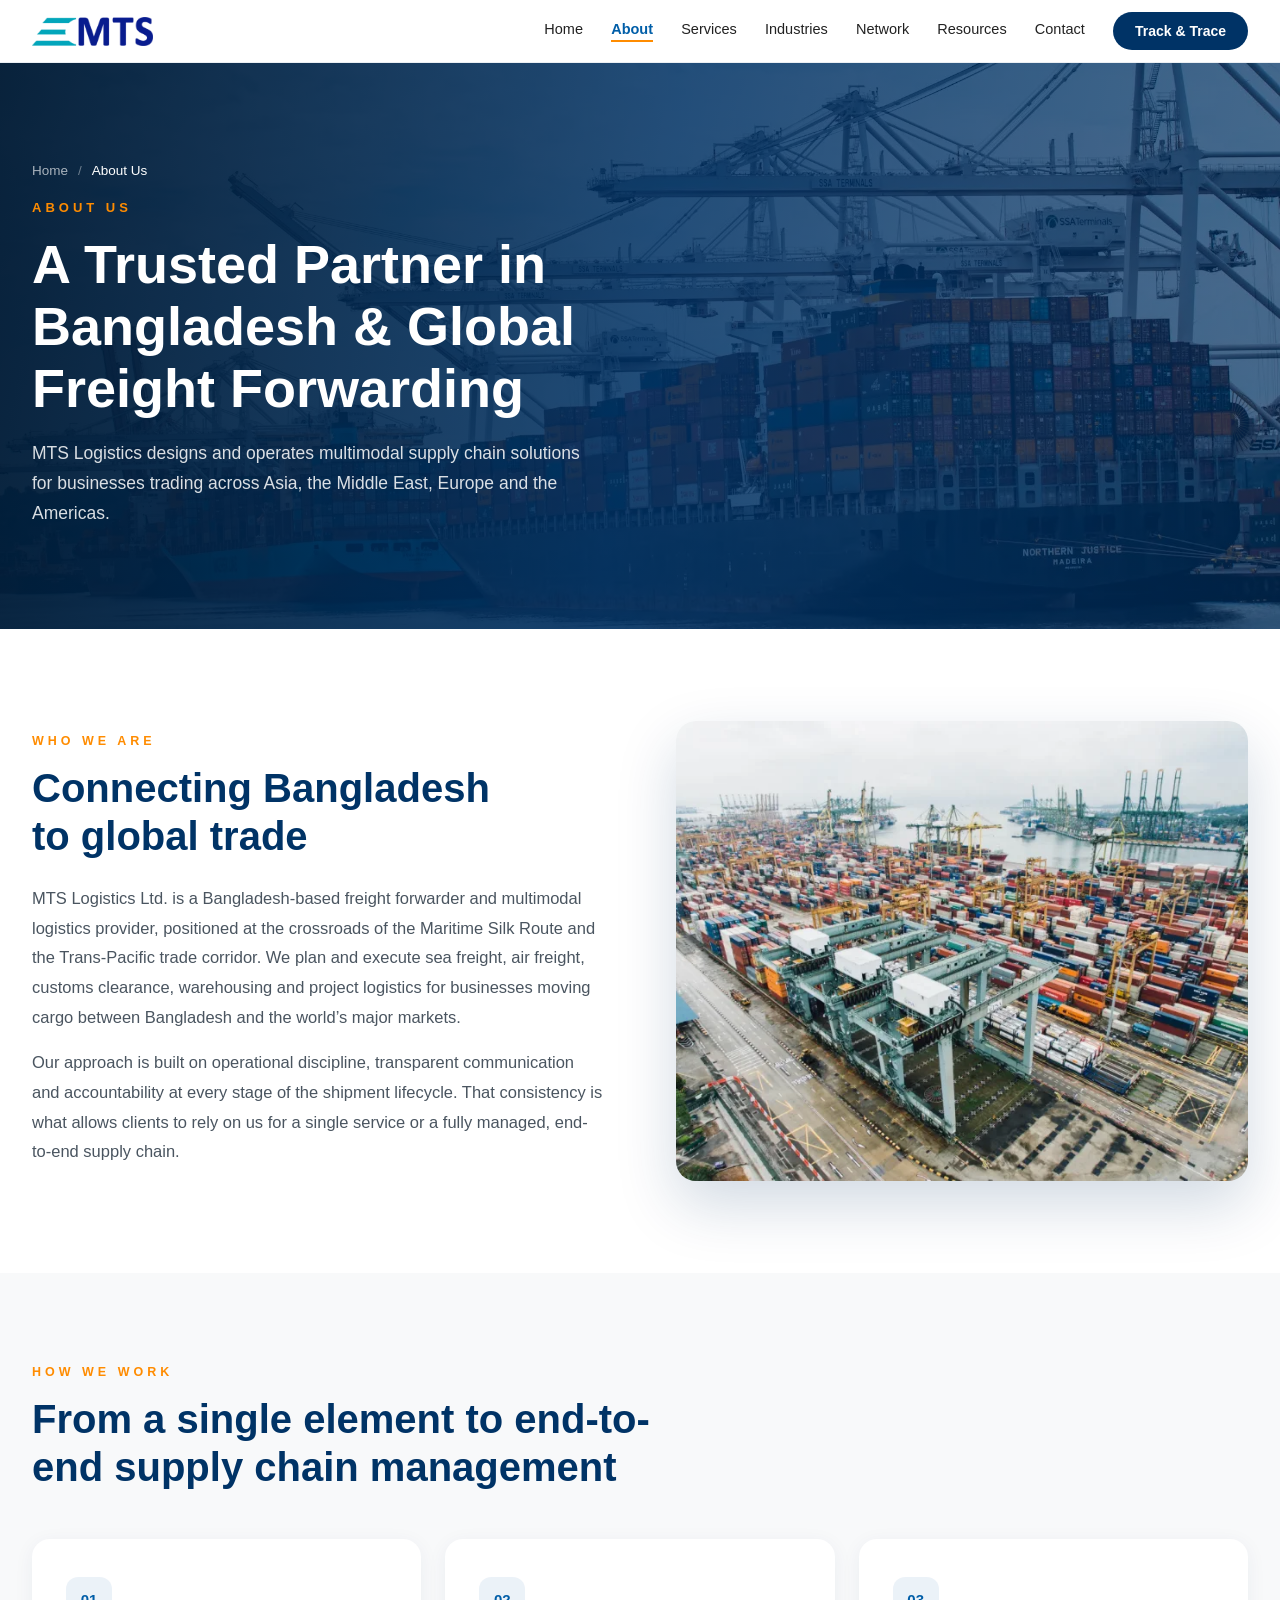
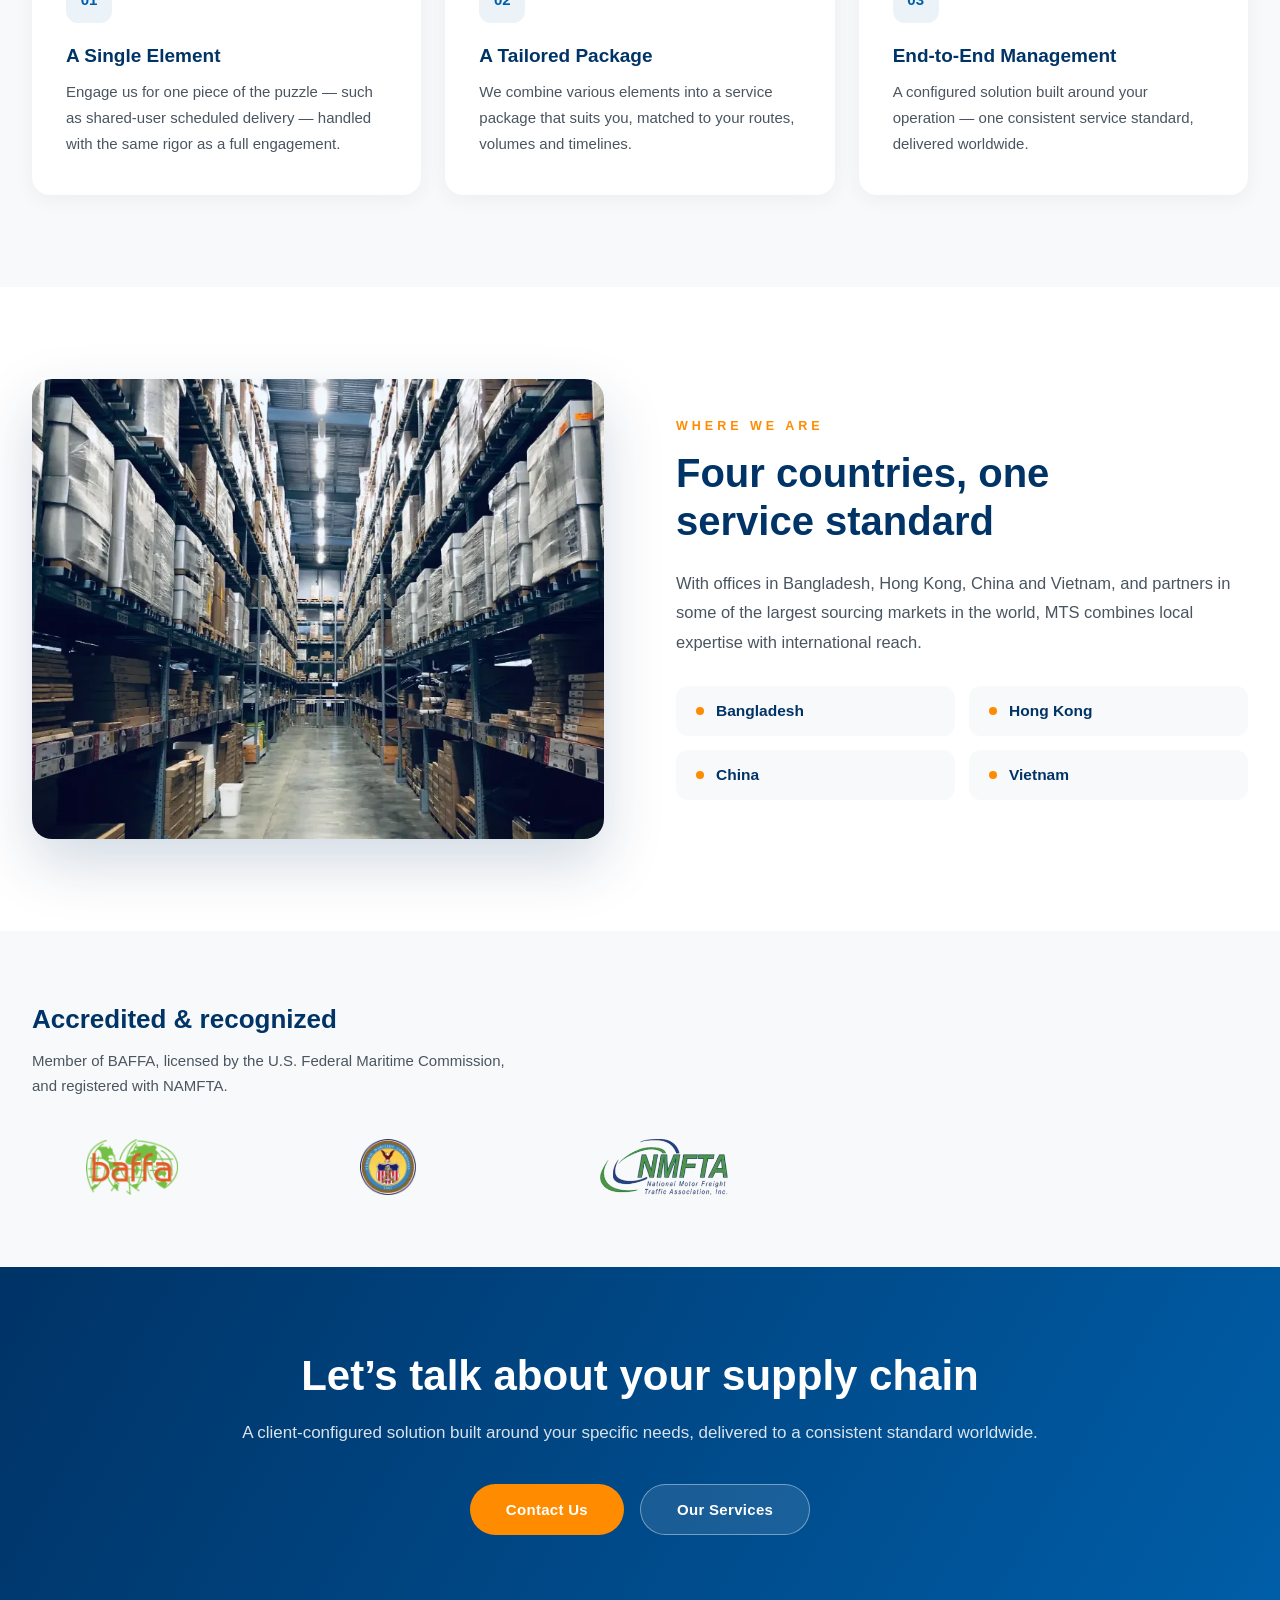
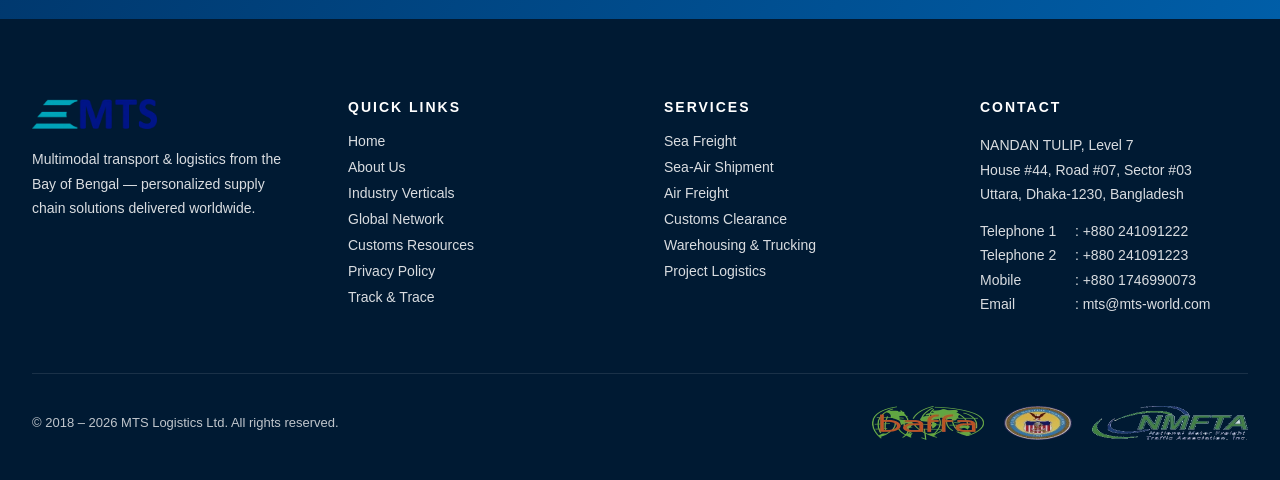
<file: about.html>
<!DOCTYPE html>
<html lang="en">
<head>
  <meta charset="utf-8">
  <meta name="viewport" content="width=device-width, initial-scale=1">
  <title>About MTS Logistics | Bangladesh Freight Forwarder</title>
  <meta name="description" content="Learn about MTS Logistics Ltd., a licensed Bangladesh freight forwarder in Dhaka providing ocean, air, customs brokerage, and global supply chain solutions.">
  <link rel="canonical" href="https://www.mts-world.com/about.html">
  <meta property="og:title" content="About MTS Logistics | Bangladesh Freight Forwarder">
  <meta property="og:description" content="Learn about MTS Logistics Ltd., a licensed Bangladesh freight forwarder in Dhaka providing ocean, air, customs brokerage, and global supply chain solutions.">
  <meta property="og:type" content="website">
  <meta property="og:site_name" content="MTS Logistics Ltd.">
  <meta property="og:locale" content="en_US">
  <meta property="og:url" content="https://www.mts-world.com/about.html">
  <meta property="og:image" content="https://www.mts-world.com/assets/images/about-hero.webp">
  <meta name="twitter:card" content="summary_large_image">
  <meta name="twitter:title" content="About MTS Logistics | Bangladesh Freight Forwarder">
  <meta name="twitter:description" content="Learn about MTS Logistics Ltd., a licensed Bangladesh freight forwarder in Dhaka providing ocean, air, customs brokerage, and global supply chain solutions.">
  <meta name="twitter:image" content="https://www.mts-world.com/assets/images/about-hero.webp">
  <meta name="theme-color" content="#003366">
  <link rel="icon" href="favicon.ico?v=20260801" sizes="16x16 32x32 48x48">
  <link rel="icon" type="image/png" sizes="16x16" href="favicon-16x16.png?v=20260801">
  <link rel="icon" type="image/png" sizes="32x32" href="favicon-32x32.png?v=20260801">
  <link rel="icon" type="image/png" sizes="48x48" href="favicon-48x48.png?v=20260801">
  <link rel="apple-touch-icon" sizes="180x180" href="apple-touch-icon.png?v=20260801">
  <link rel="manifest" href="manifest.json?v=20260801">
  <link rel="preload" as="image" href="assets/images/about-hero-1280.webp" imagesrcset="assets/images/about-hero-800.webp 800w, assets/images/about-hero-1280.webp 1280w" imagesizes="100vw" fetchpriority="high">
  <link rel="stylesheet" href="assets/css/style.css">
  <link rel="stylesheet" href="assets/css/animations.css">
  <link rel="stylesheet" href="assets/css/responsive.css">
  <script type="application/ld+json">
  {
    "@context": "https://schema.org",
    "@graph": [
      {
        "@type": "Organization",
        "@id": "https://www.mts-world.com/#organization",
        "name": "MTS Logistics Ltd.",
        "url": "https://www.mts-world.com/",
        "logo": "https://www.mts-world.com/assets/images/logos/mts-logo.png"
      },
      {
        "@type": "WebSite",
        "@id": "https://www.mts-world.com/#website",
        "url": "https://www.mts-world.com/",
        "name": "MTS Logistics Ltd.",
        "inLanguage": "en",
        "publisher": {
          "@id": "https://www.mts-world.com/#organization"
        }
      },
      {
        "@type": "AboutPage",
        "@id": "https://www.mts-world.com/about.html#webpage",
        "url": "https://www.mts-world.com/about.html",
        "name": "About MTS Logistics | Bangladesh Freight Forwarder",
        "description": "Learn about MTS Logistics Ltd., a licensed Bangladesh freight forwarder in Dhaka providing ocean, air, customs brokerage, and global supply chain solutions.",
        "isPartOf": {
          "@id": "https://www.mts-world.com/#website"
        },
        "about": {
          "@id": "https://www.mts-world.com/#organization"
        },
        "primaryImageOfPage": "https://www.mts-world.com/assets/images/about-hero.webp",
        "inLanguage": "en",
        "breadcrumb": {
          "@id": "https://www.mts-world.com/about.html#breadcrumb"
        },
        "dateModified": "2026-09-03"
      },
      {
        "@type": "BreadcrumbList",
        "@id": "https://www.mts-world.com/about.html#breadcrumb",
        "itemListElement": [
          {
            "@type": "ListItem",
            "position": 1,
            "name": "Home",
            "item": "https://www.mts-world.com/"
          },
          {
            "@type": "ListItem",
            "position": 2,
            "name": "About Us",
            "item": "https://www.mts-world.com/about.html"
          }
        ]
      }
    ]
  }
  </script>
</head>
<body id="top">
  <a class="skip-link" href="#main">Skip to main content</a>
  <header class="site-header">
    <nav class="nav" aria-label="Main navigation">
      <a href="index.html" class="brand" aria-label="MTS Logistics home">
        <img width="320" height="77" src="assets/images/logos/mts-logo-320.webp" srcset="assets/images/logos/mts-logo-320.webp 320w, assets/images/logos/mts-logo-480.webp 480w" sizes="135px" decoding="async" alt="MTS Logistics" class="brand-logo">
      </a>
      <button class="nav-toggle" type="button" aria-label="Open navigation menu" aria-expanded="false" aria-controls="primary-nav">
        <span class="nav-toggle-bars" aria-hidden="true"><span></span><span></span><span></span></span>
      </button>
      <div class="nav-links" id="primary-nav">
        <a href="index.html" class="nav-link">Home</a>
        <a href="#top" class="nav-link active" aria-current="page">About</a>
        <a href="services.html" class="nav-link">Services</a>
        <a href="industries.html" class="nav-link">Industries</a>
        <a href="network.html" class="nav-link">Network</a>
        <a href="customs-resources.html" class="nav-link">Resources</a>
        <a href="contact.html" class="nav-link">Contact</a>
        <a href="https://www.track-trace.com/" target="_blank" rel="noopener noreferrer" class="btn-track">Track &amp; Trace</a>
      </div>
    </nav>
  </header>

  <main id="main" tabindex="-1">

  <section class="page-hero " aria-label="About Us page introduction">
    <img width="2000" height="1333" class="page-hero-bg" src="assets/images/about-hero.webp" srcset="assets/images/about-hero-800.webp 800w, assets/images/about-hero-1280.webp 1280w" sizes="100vw" alt="Container terminal with stacked international shipping containers" style="opacity: 0.5;">
    <div class="page-hero-overlay"></div>
    <div class="page-hero-content">
      <nav class="breadcrumb" aria-label="Breadcrumb">
        <a href="index.html">Home</a>
        <span class="sep" aria-hidden="true">/</span>
        <span class="current">About Us</span>
      </nav>
      <p class="page-hero-kicker">About Us</p>
      <h1 class="page-hero-title">A Trusted Partner in Bangladesh &amp; Global Freight Forwarding</h1>
      <p class="page-hero-sub">MTS Logistics designs and operates multimodal supply chain solutions for businesses trading across Asia, the Middle East, Europe and the Americas.</p>
    </div>
  </section>

  <section class="section bg-white">
    <div class="container split" data-reveal>
      <div>
        <p class="kicker">Who We Are</p>
        <h2 class="section-title" style="margin-bottom: 24px;">Connecting Bangladesh to global trade</h2>
        <p class="body-copy body-copy--lg">MTS Logistics Ltd. is a Bangladesh-based freight forwarder and multimodal logistics provider, positioned at the crossroads of the Maritime Silk Route and the Trans-Pacific trade corridor. We plan and execute sea freight, air freight, customs clearance, warehousing and project logistics for businesses moving cargo between Bangladesh and the world&rsquo;s major markets.</p>
        <p class="body-copy body-copy--lg" style="margin-bottom: 0;">Our approach is built on operational discipline, transparent communication and accountability at every stage of the shipment lifecycle. That consistency is what allows clients to rely on us for a single service or a fully managed, end-to-end supply chain.</p>
      </div>
      <img width="2000" height="1334" class="feature-img" src="assets/images/sea-freight.webp" srcset="assets/images/sea-freight-480.webp 480w, assets/images/sea-freight-800.webp 800w, assets/images/sea-freight-1280.webp 1280w" sizes="(max-width: 900px) 100vw, 620px" alt="International ocean container ship underway carrying commercial cargo" loading="lazy">
    </div>
  </section>

  <section class="section bg-gray">
    <div class="container" data-reveal>
      <div class="section-head">
        <p class="kicker">How We Work</p>
        <h2 class="section-title">From a single element to end-to-end supply chain management</h2>
      </div>
      <div class="grid grid-300" style="gap: 24px;">
        <div class="card card--roomy">
          <div class="icon-num" aria-hidden="true">01</div>
          <h3 class="card-title">A Single Element</h3>
          <p class="card-text">Engage us for one piece of the puzzle — such as shared-user scheduled delivery — handled with the same rigor as a full engagement.</p>
        </div>
        <div class="card card--roomy">
          <div class="icon-num" aria-hidden="true">02</div>
          <h3 class="card-title">A Tailored Package</h3>
          <p class="card-text">We combine various elements into a service package that suits you, matched to your routes, volumes and timelines.</p>
        </div>
        <div class="card card--roomy">
          <div class="icon-num" aria-hidden="true">03</div>
          <h3 class="card-title">End-to-End Management</h3>
          <p class="card-text">A configured solution built around your operation — one consistent service standard, delivered worldwide.</p>
        </div>
      </div>
    </div>
  </section>

  <section class="section bg-white">
    <div class="container split" data-reveal>
      <img width="2000" height="2667" class="feature-img" src="assets/images/warehousing.webp" srcset="assets/images/warehousing-480.webp 480w, assets/images/warehousing-800.webp 800w, assets/images/warehousing-1280.webp 1280w" sizes="(max-width: 900px) 100vw, 620px" alt="Modern logistics warehouse and distribution storage facility" loading="lazy">
      <div>
        <p class="kicker">Where We Are</p>
        <h2 class="section-title" style="margin-bottom: 24px;">Four countries, one service standard</h2>
        <p class="body-copy body-copy--lg" style="margin-bottom: 28px;">With offices in Bangladesh, Hong Kong, China and Vietnam, and partners in some of the largest sourcing markets in the world, MTS combines local expertise with international reach.</p>
        <div class="country-grid">
          <div class="country-chip">
            <span class="dot" aria-hidden="true"></span>
            <span class="name">Bangladesh</span>
          </div>
          <div class="country-chip">
            <span class="dot" aria-hidden="true"></span>
            <span class="name">Hong Kong</span>
          </div>
          <div class="country-chip">
            <span class="dot" aria-hidden="true"></span>
            <span class="name">China</span>
          </div>
          <div class="country-chip">
            <span class="dot" aria-hidden="true"></span>
            <span class="name">Vietnam</span>
          </div>
        </div>
      </div>
    </div>
  </section>

  <section class="section--strip bg-gray">
    <div class="accred-strip" data-reveal>
      <div class="copy">
        <h2>Accredited &amp; recognized</h2>
        <p>Member of BAFFA, licensed by the U.S. Federal Maritime Commission, and registered with NAMFTA.</p>
      </div>
      <div class="accred-logos">
        <img width="200" height="121" src="assets/images/logos/logo-baffta-240.webp" alt="BAFFA — Bangladesh Freight Forwarders Association" loading="lazy">
        <img width="240" height="240" src="assets/images/logos/logo-fmc-240.webp" alt="U.S. Federal Maritime Commission" loading="lazy">
        <img width="240" height="105" src="assets/images/logos/logo-namfta-240.webp" alt="NAMFTA — National Motor Freight Association Inc, USA" loading="lazy">
      </div>
    </div>
  </section>

  <section class="section--cta bg-gradient">
    <div class="cta-box" data-reveal>
      <h2>Let&rsquo;s talk about your supply chain</h2>
      <p>A client-configured solution built around your specific needs, delivered to a consistent standard worldwide.</p>
      <div class="cta-actions">
        <a href="contact.html" class="btn btn-accent">Contact Us</a>
        <a href="services.html" class="btn btn-ghost">Our Services</a>
      </div>
    </div>
  </section>
  </main>


  <footer class="site-footer">
    <div class="container">
      <div class="footer-grid">
        <div>
          <div class="footer-brand">
            <img width="320" height="77" src="assets/images/logos/mts-logo-320.webp" srcset="assets/images/logos/mts-logo-320.webp 320w, assets/images/logos/mts-logo-480.webp 480w" sizes="135px" decoding="async" loading="lazy" alt="MTS Logistics" class="footer-brand-logo">
          </div>
          <p class="footer-about">Multimodal transport &amp; logistics from the Bay of Bengal — personalized supply chain solutions delivered worldwide.</p>
                  </div>
        <div>
          <h3 class="footer-heading">Quick Links</h3>
          <div class="footer-links">
            <a href="index.html">Home</a>
            <a href="about.html">About Us</a>
            <a href="industries.html">Industry Verticals</a>
            <a href="network.html">Global Network</a>
            <a href="customs-resources.html">Customs Resources</a>
            <a href="privacy.html">Privacy Policy</a>
            <a href="https://www.track-trace.com/" target="_blank" rel="noopener noreferrer">Track &amp; Trace</a>
          </div>
        </div>
        <div>
          <h3 class="footer-heading">Services</h3>
          <div class="footer-links">
            <a href="services.html#sea-freight">Sea Freight</a>
            <a href="services.html#sea-air">Sea-Air Shipment</a>
            <a href="services.html#air-freight">Air Freight</a>
            <a href="services.html#customs">Customs Clearance</a>
            <a href="services.html#warehousing">Warehousing &amp; Trucking</a>
            <a href="services.html#project">Project Logistics</a>
          </div>
        </div>
        <div class="footer-contact">
          <h3 class="footer-heading">Contact</h3>
          <p>NANDAN TULIP, Level 7<br>House #44, Road #07, Sector #03<br>Uttara, Dhaka-1230, Bangladesh</p>
          <p><span class="ci-label">Telephone 1</span> : <a href="tel:+880241091222">+880 241091222</a><br><span class="ci-label">Telephone 2</span> : <a href="tel:+880241091223">+880 241091223</a><br><span class="ci-label">Mobile</span> : <a href="tel:+8801746990073">+880 1746990073</a><br><span class="ci-label">Email</span> : <a href="mailto:mts@mts-world.com">mts@mts-world.com</a></p>
        </div>
      </div>
      <div class="footer-bottom">
        <p class="copyright">© 2018 – <span id="current-year"></span> MTS Logistics Ltd. All rights reserved.</p>
        <div class="footer-badges">
          <img width="112" height="68" src="assets/images/logos/logo-sm-baffta-2x.webp" alt="BAFFA — Bangladesh Freight Forwarders Association" loading="lazy">
          <img width="68" height="68" src="assets/images/logos/logo-sm-fmc-2x.webp" alt="U.S. Federal Maritime Commission" loading="lazy">
          <img width="156" height="68" src="assets/images/logos/logo-sm-namfta-2x.webp" alt="NAMFTA — National Motor Freight Association Inc, USA" loading="lazy">
        </div>
      </div>
    </div>
  </footer>

  <script src="assets/js/main.js" defer></script>
</body>
</html>
</file>
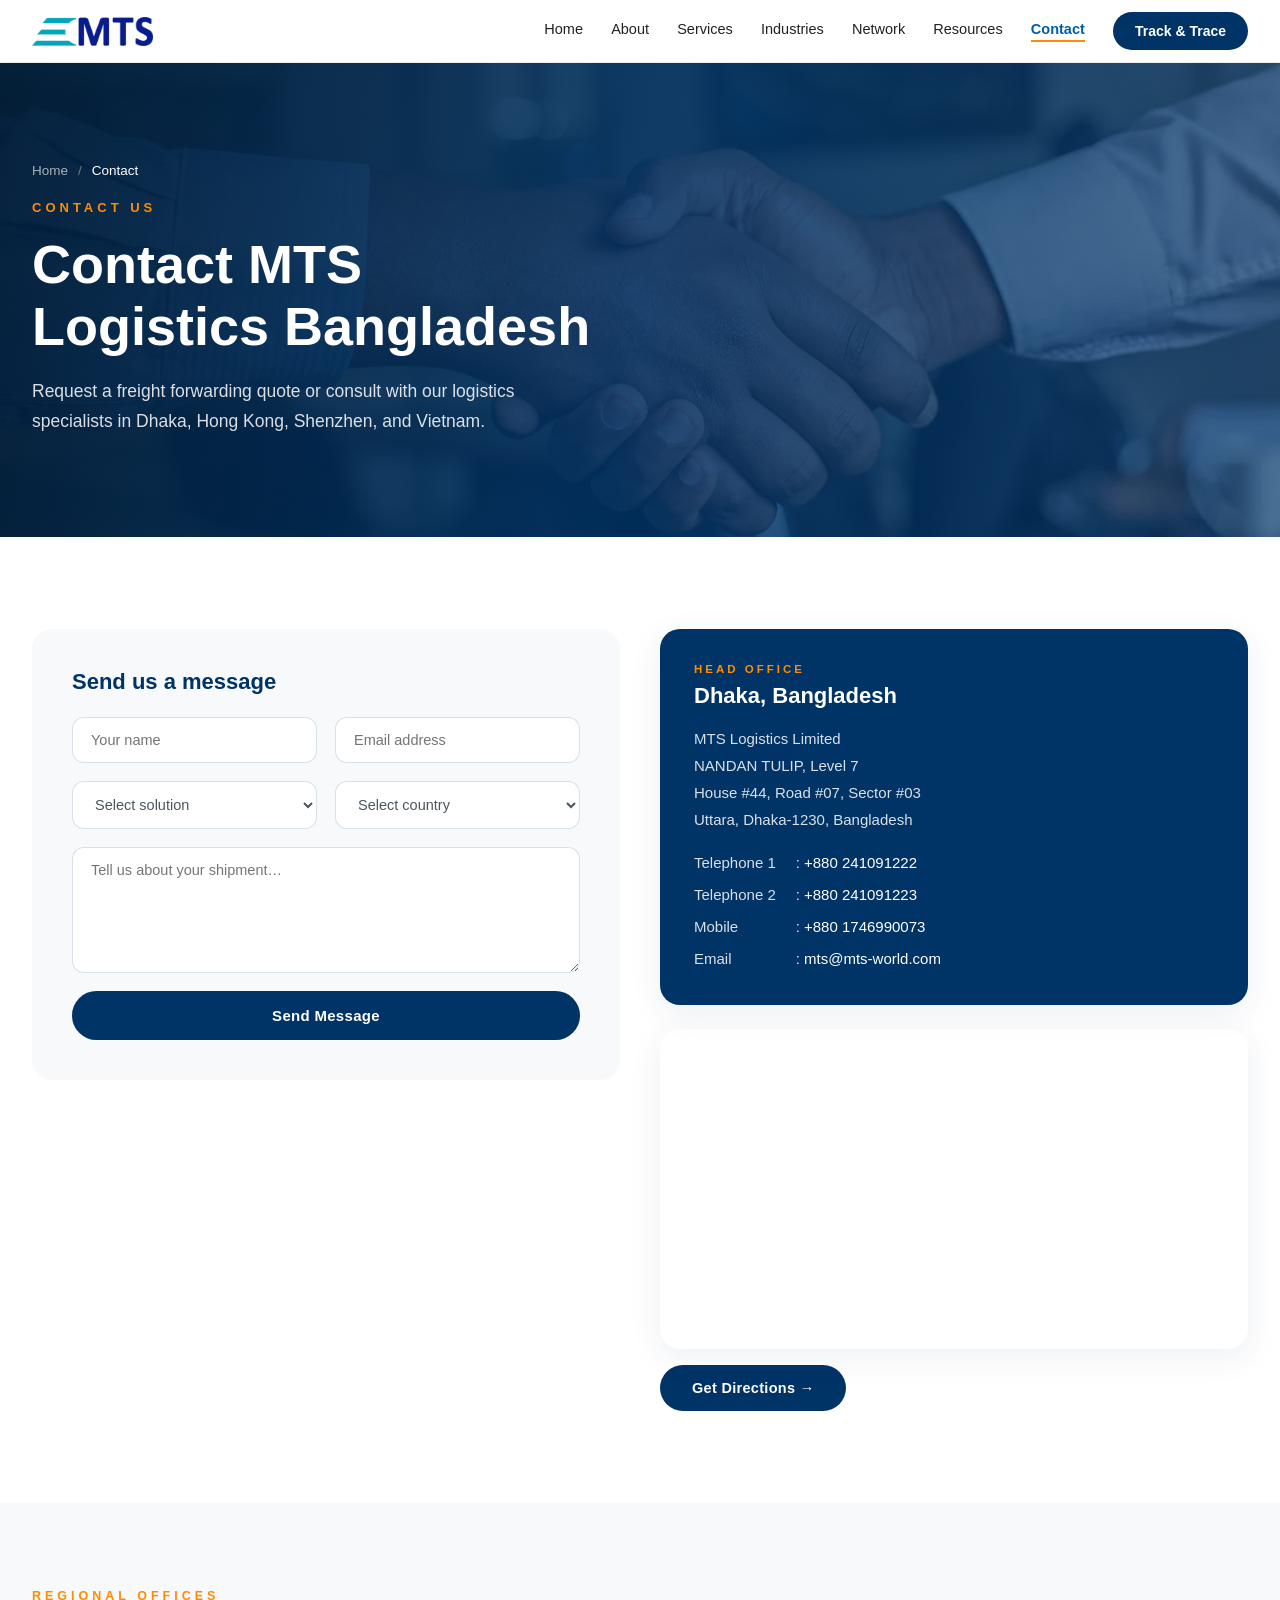
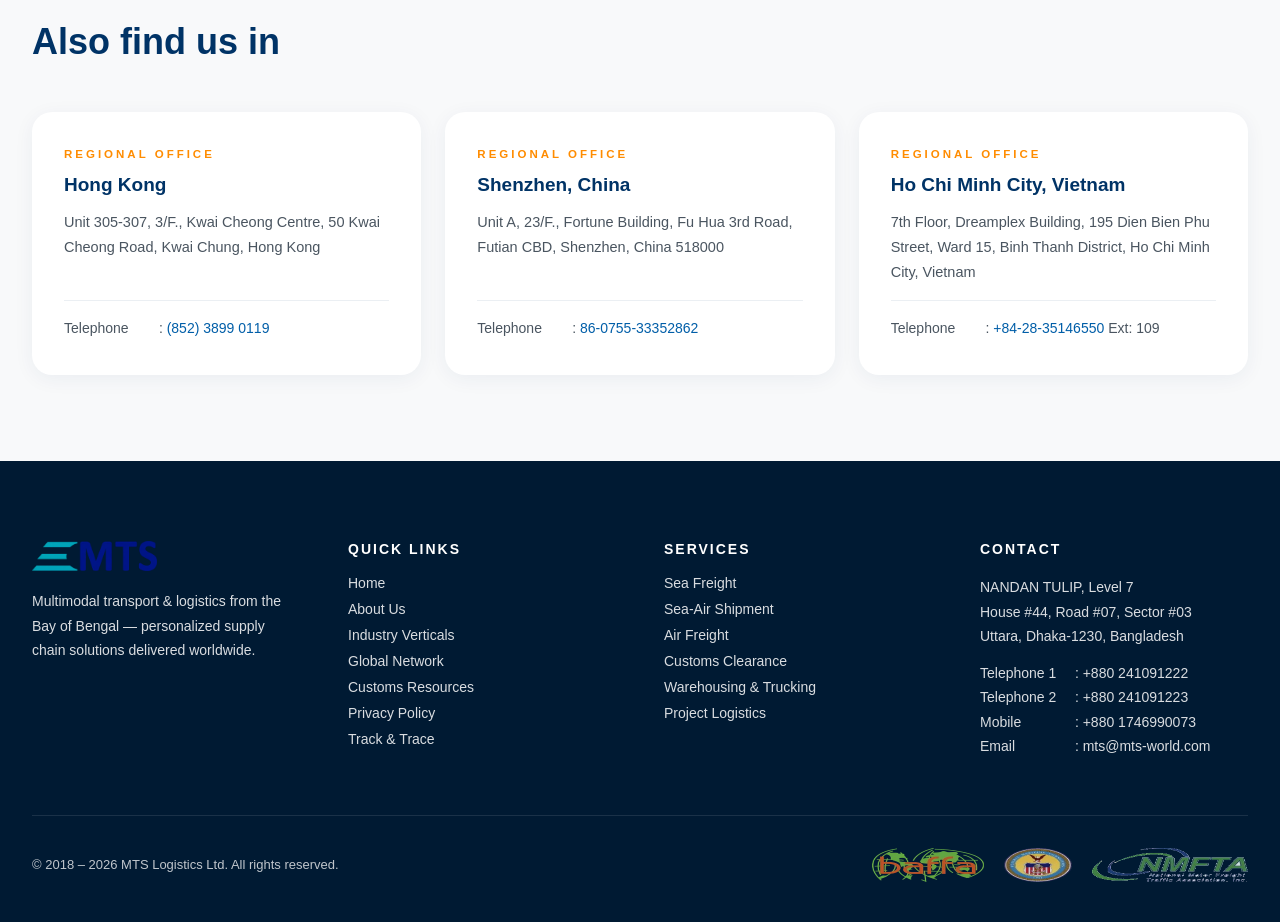
<file: contact.html>
<!DOCTYPE html>
<html lang="en">
<head>
  <meta charset="utf-8">
  <meta name="viewport" content="width=device-width, initial-scale=1">
  <title>Contact MTS Logistics | Freight Quotes Dhaka Bangladesh</title>
  <meta name="description" content="Request a freight forwarding quote from MTS Logistics in Uttara, Dhaka, Bangladesh. Contact our team for sea freight, air cargo, and international logistics.">
  <link rel="canonical" href="https://www.mts-world.com/contact.html">
  <meta property="og:title" content="Contact MTS Logistics | Freight Quotes Dhaka Bangladesh">
  <meta property="og:description" content="Request a freight forwarding quote from MTS Logistics in Uttara, Dhaka, Bangladesh. Contact our team for sea freight, air cargo, and international logistics.">
  <meta property="og:type" content="website">
  <meta property="og:site_name" content="MTS Logistics Ltd.">
  <meta property="og:locale" content="en_US">
  <meta property="og:url" content="https://www.mts-world.com/contact.html">
  <meta property="og:image" content="https://www.mts-world.com/assets/images/handshake.webp">
  <meta name="twitter:card" content="summary_large_image">
  <meta name="twitter:title" content="Contact MTS Logistics | Freight Quotes Dhaka Bangladesh">
  <meta name="twitter:description" content="Request a freight forwarding quote from MTS Logistics in Uttara, Dhaka, Bangladesh. Contact our team for sea freight, air cargo, and international logistics.">
  <meta name="twitter:image" content="https://www.mts-world.com/assets/images/handshake.webp">
  <meta name="theme-color" content="#003366">
  <link rel="icon" href="favicon.ico?v=20260801" sizes="16x16 32x32 48x48">
  <link rel="icon" type="image/png" sizes="16x16" href="favicon-16x16.png?v=20260801">
  <link rel="icon" type="image/png" sizes="32x32" href="favicon-32x32.png?v=20260801">
  <link rel="icon" type="image/png" sizes="48x48" href="favicon-48x48.png?v=20260801">
  <link rel="apple-touch-icon" sizes="180x180" href="apple-touch-icon.png?v=20260801">
  <link rel="manifest" href="manifest.json?v=20260801">
  <link rel="preload" as="image" href="assets/images/handshake-1280.webp" imagesrcset="assets/images/handshake-800.webp 800w, assets/images/handshake-1280.webp 1280w" imagesizes="100vw" fetchpriority="high">
  <link rel="stylesheet" href="assets/css/style.css">
  <link rel="stylesheet" href="assets/css/animations.css">
  <link rel="stylesheet" href="assets/css/responsive.css">
  <script type="application/ld+json">
  {
    "@context": "https://schema.org",
    "@graph": [
      {
        "@type": ["Organization", "LocalBusiness"],
        "@id": "https://www.mts-world.com/#organization",
        "name": "MTS Logistics Ltd.",
        "legalName": "MTS Logistics Limited",
        "url": "https://www.mts-world.com/",
        "logo": "https://www.mts-world.com/assets/images/logos/mts-logo.png",
        "image": "https://www.mts-world.com/assets/images/handshake.webp",
        "description": "Licensed freight forwarder and multimodal logistics provider in Bangladesh handling international sea freight, air cargo, customs clearance, warehousing, and project logistics worldwide.",
        "telephone": "+880-2-41091222",
        "email": "mts@mts-world.com",
        "foundingDate": "2018",
        "priceRange": "$$",
        "currenciesAccepted": "USD, BDT",
        "address": {
          "@type": "PostalAddress",
          "streetAddress": "NANDAN TULIP, Level 7, House #44, Road #07, Sector #03",
          "addressLocality": "Uttara, Dhaka",
          "addressRegion": "Dhaka",
          "postalCode": "1230",
          "addressCountry": "BD"
        },
        "geo": {
          "@type": "GeoCoordinates",
          "latitude": 23.8705,
          "longitude": 90.3984
        },
        "openingHoursSpecification": [
          {
            "@type": "OpeningHoursSpecification",
            "dayOfWeek": ["Sunday", "Monday", "Tuesday", "Wednesday", "Thursday"],
            "opens": "09:00",
            "closes": "18:00"
          }
        ],
        "areaServed": ["Bangladesh", "Asia", "Middle East", "Europe", "Americas"],
        "contactPoint": [
          {
            "@type": "ContactPoint",
            "contactType": "customer service",
            "telephone": "+880-2-41091222",
            "email": "mts@mts-world.com",
            "areaServed": ["BD", "HK", "CN", "VN"],
            "availableLanguage": ["English", "Bengali"]
          }
        ]
      },
      {
        "@type": "WebSite",
        "@id": "https://www.mts-world.com/#website",
        "url": "https://www.mts-world.com/",
        "name": "MTS Logistics Ltd.",
        "inLanguage": "en",
        "publisher": {
          "@id": "https://www.mts-world.com/#organization"
        }
      },
      {
        "@type": "ContactPage",
        "@id": "https://www.mts-world.com/contact.html#webpage",
        "url": "https://www.mts-world.com/contact.html",
        "name": "Contact MTS Logistics | Freight Quotes Dhaka Bangladesh",
        "description": "Request a freight forwarding quote from MTS Logistics in Uttara, Dhaka, Bangladesh. Contact our team for sea freight, air cargo, and international logistics.",
        "isPartOf": {
          "@id": "https://www.mts-world.com/#website"
        },
        "about": {
          "@id": "https://www.mts-world.com/#organization"
        },
        "primaryImageOfPage": "https://www.mts-world.com/assets/images/handshake.webp",
        "inLanguage": "en",
        "breadcrumb": {
          "@id": "https://www.mts-world.com/contact.html#breadcrumb"
        },
        "dateModified": "2026-09-03"
      },
      {
        "@type": "BreadcrumbList",
        "@id": "https://www.mts-world.com/contact.html#breadcrumb",
        "itemListElement": [
          {
            "@type": "ListItem",
            "position": 1,
            "name": "Home",
            "item": "https://www.mts-world.com/"
          },
          {
            "@type": "ListItem",
            "position": 2,
            "name": "Contact",
            "item": "https://www.mts-world.com/contact.html"
          }
        ]
      }
    ]
  }
  </script>
</head>
<body id="top">
  <a class="skip-link" href="#main">Skip to main content</a>
  <header class="site-header">
    <nav class="nav" aria-label="Main navigation">
      <a href="index.html" class="brand" aria-label="MTS Logistics home">
        <img width="320" height="77" src="assets/images/logos/mts-logo-320.webp" srcset="assets/images/logos/mts-logo-320.webp 320w, assets/images/logos/mts-logo-480.webp 480w" sizes="135px" decoding="async" alt="MTS Logistics" class="brand-logo">
      </a>
      <button class="nav-toggle" type="button" aria-label="Open navigation menu" aria-expanded="false" aria-controls="primary-nav">
        <span class="nav-toggle-bars" aria-hidden="true"><span></span><span></span><span></span></span>
      </button>
      <div class="nav-links" id="primary-nav">
        <a href="index.html" class="nav-link">Home</a>
        <a href="about.html" class="nav-link">About</a>
        <a href="services.html" class="nav-link">Services</a>
        <a href="industries.html" class="nav-link">Industries</a>
        <a href="network.html" class="nav-link">Network</a>
        <a href="customs-resources.html" class="nav-link">Resources</a>
        <a href="#top" class="nav-link active" aria-current="page">Contact</a>
        <a href="https://www.track-trace.com/" target="_blank" rel="noopener noreferrer" class="btn-track">Track &amp; Trace</a>
      </div>
    </nav>
  </header>

  <main id="main" tabindex="-1">

  <section class="page-hero page-hero--sm" aria-label="Contact page introduction">
    <img width="2000" height="1335" class="page-hero-bg" src="assets/images/handshake.webp" srcset="assets/images/handshake-800.webp 800w, assets/images/handshake-1280.webp 1280w" sizes="100vw" alt="MTS Logistics customer support and freight forwarding team">
    <div class="page-hero-overlay"></div>
    <div class="page-hero-content">
      <nav class="breadcrumb" aria-label="Breadcrumb">
        <a href="index.html">Home</a>
        <span class="sep" aria-hidden="true">/</span>
        <span class="current">Contact</span>
      </nav>
      <p class="page-hero-kicker">Contact Us</p>
      <h1 class="page-hero-title">Contact MTS Logistics Bangladesh</h1>
      <p class="page-hero-sub">Request a freight forwarding quote or consult with our logistics specialists in Dhaka, Hong Kong, Shenzhen, and Vietnam.</p>
    </div>
  </section>

  <section class="section bg-white">
    <div class="container grid grid-340" style="gap: 40px; align-items: start;" data-reveal>
      <form class="contact-form contact-form--gray" action="https://formspree.io/f/xwlkkrde" method="POST">
        <h2>Send us a message</h2>
        <input type="hidden" name="_subject" value="New MTS Logistics Website Inquiry">
        <input type="hidden" name="_next" value="thank-you.html">
        <!-- Anti-spam honeypot: hidden from users, screen readers and the tab
             order. Formspree discards any submission that fills this in. -->
        <input type="text" name="_gotcha" tabindex="-1" autocomplete="off" aria-hidden="true" style="display:none;">
        <div class="form-row">
          <div>
            <label for="contact-name" class="visually-hidden">Your Name</label>
            <input id="contact-name" class="input" type="text" name="name" placeholder="Your name" autocomplete="name" required>
          </div>
          <div>
            <label for="contact-email" class="visually-hidden">Email Address</label>
            <input id="contact-email" class="input" type="email" name="email" placeholder="Email address" autocomplete="email" required>
          </div>
        </div>
        <div class="form-row">
          <div>
            <label for="contact-service" class="visually-hidden">Select Solution</label>
            <select id="contact-service" class="select" name="service">
              <option value="">Select solution</option>
              <option>Sea Freight</option>
              <option>Sea-Air Shipment</option>
              <option>Air Freight</option>
              <option>Customs Clearance</option>
              <option>Warehousing and Trucking</option>
              <option>Project Logistics</option>
              <option>Fashion Focused</option>
              <option>FMCG &amp; Food Stuffs</option>
              <option>Medical Supplies</option>
            </select>
          </div>
          <div>
            <label for="contact-country" class="visually-hidden">Select Country</label>
            <select id="contact-country" class="select" name="country">
              <option value="">Select country</option>
              <option>Bangladesh</option>
              <option>Hong Kong</option>
              <option>China</option>
              <option>Vietnam</option>
            </select>
          </div>
        </div>
        <label for="contact-message" class="visually-hidden">Tell us about your shipment</label>
        <textarea id="contact-message" class="textarea" name="message" placeholder="Tell us about your shipment…" rows="6" required></textarea>
        <button type="submit" class="btn btn-navy">Send Message</button>
      </form>
      <div style="display: flex; flex-direction: column; gap: 24px;">
        <div class="info-card info-card--navy">
          <p class="tag">Head Office</p>
          <h2>Dhaka, Bangladesh</h2>
          <p class="address">MTS Logistics Limited<br>NANDAN TULIP, Level 7<br>House #44, Road #07, Sector #03<br>Uttara, Dhaka-1230, Bangladesh</p>
          <div class="meta">
            <span><span class="ci-label">Telephone 1</span> : <a href="tel:+880241091222">+880 241091222</a></span>
            <span><span class="ci-label">Telephone 2</span> : <a href="tel:+880241091223">+880 241091223</a></span>
            <span><span class="ci-label">Mobile</span> : <a href="tel:+8801746990073">+880 1746990073</a></span>
            <span><span class="ci-label">Email</span> : <a href="mailto:mts@mts-world.com">mts@mts-world.com</a></span>
          </div>
        </div>
        <div class="map-stack">
          <div class="map-card map-card--sm">
            <iframe src="https://www.google.com/maps?q=MTS+Logistics+Limited,+NANDAN+TULIP,+House+44,+Road+7,+Sector+3,+Uttara,+Dhaka+1230,+Bangladesh&amp;output=embed" loading="lazy" title="Interactive map showing the MTS Logistics head office in Uttara, Dhaka" referrerpolicy="no-referrer-when-downgrade" allowfullscreen></iframe>
          </div>
          <a href="https://www.google.com/maps/dir/?api=1&destination=MTS%20Logistics%20Limited%2C%20Nandan%20Tulip%2C%20Level%207%2C%20House%2044%2C%20Road%2007%2C%20Sector%2003%2C%20Uttara%2C%20Dhaka%201230%2C%20Bangladesh" target="_blank" rel="noopener noreferrer" class="btn btn-navy">Get Directions →</a>
        </div>
      </div>
    </div>
  </section>

  <section class="section--md bg-gray">
    <div class="container" data-reveal>
      <div class="section-head">
        <p class="kicker">Regional Offices</p>
        <h2 class="section-title section-title--sm">Also find us in</h2>
      </div>
      <div class="grid grid-280">
        <article class="office-card office-card--white">
          <p class="tag">Regional Office</p>
          <h3 style="font-size: 19px;">Hong Kong</h3>
          <p class="address">Unit 305-307, 3/F., Kwai Cheong Centre, 50 Kwai Cheong Road, Kwai Chung, Hong Kong</p>
          <div class="meta">
            <span><span class="ci-label">Telephone</span> : <a href="tel:+85238990119">(852) 3899 0119</a></span>
          </div>
        </article>
        <article class="office-card office-card--white">
          <p class="tag">Regional Office</p>
          <h3 style="font-size: 19px;">Shenzhen, China</h3>
          <p class="address">Unit A, 23/F., Fortune Building, Fu Hua 3rd Road, Futian CBD, Shenzhen, China 518000</p>
          <div class="meta">
            <span><span class="ci-label">Telephone</span> : <a href="tel:+8675533352862">86-0755-33352862</a></span>
          </div>
        </article>
        <article class="office-card office-card--white">
          <p class="tag">Regional Office</p>
          <h3 style="font-size: 19px;">Ho Chi Minh City, Vietnam</h3>
          <p class="address">7th Floor, Dreamplex Building, 195 Dien Bien Phu Street, Ward 15, Binh Thanh District, Ho Chi Minh City, Vietnam</p>
          <div class="meta">
            <span><span class="ci-label">Telephone</span> : <a href="tel:+842835146550">+84-28-35146550</a> Ext: 109</span>
          </div>
        </article>
      </div>
    </div>
  </section>
  </main>

  <footer class="site-footer">
    <div class="container">
      <div class="footer-grid">
        <div>
          <div class="footer-brand">
            <img width="320" height="77" src="assets/images/logos/mts-logo-320.webp" srcset="assets/images/logos/mts-logo-320.webp 320w, assets/images/logos/mts-logo-480.webp 480w" sizes="135px" decoding="async" loading="lazy" alt="MTS Logistics" class="footer-brand-logo">
          </div>
          <p class="footer-about">Multimodal transport &amp; logistics from the Bay of Bengal — personalized supply chain solutions delivered worldwide.</p>
                  </div>
        <div>
          <h3 class="footer-heading">Quick Links</h3>
          <div class="footer-links">
            <a href="index.html">Home</a>
            <a href="about.html">About Us</a>
            <a href="industries.html">Industry Verticals</a>
            <a href="network.html">Global Network</a>
            <a href="customs-resources.html">Customs Resources</a>
            <a href="privacy.html">Privacy Policy</a>
            <a href="https://www.track-trace.com/" target="_blank" rel="noopener noreferrer">Track &amp; Trace</a>
          </div>
        </div>
        <div>
          <h3 class="footer-heading">Services</h3>
          <div class="footer-links">
            <a href="services.html#sea-freight">Sea Freight</a>
            <a href="services.html#sea-air">Sea-Air Shipment</a>
            <a href="services.html#air-freight">Air Freight</a>
            <a href="services.html#customs">Customs Clearance</a>
            <a href="services.html#warehousing">Warehousing &amp; Trucking</a>
            <a href="services.html#project">Project Logistics</a>
          </div>
        </div>
        <div class="footer-contact">
          <h3 class="footer-heading">Contact</h3>
          <p>NANDAN TULIP, Level 7<br>House #44, Road #07, Sector #03<br>Uttara, Dhaka-1230, Bangladesh</p>
          <p><span class="ci-label">Telephone 1</span> : <a href="tel:+880241091222">+880 241091222</a><br><span class="ci-label">Telephone 2</span> : <a href="tel:+880241091223">+880 241091223</a><br><span class="ci-label">Mobile</span> : <a href="tel:+8801746990073">+880 1746990073</a><br><span class="ci-label">Email</span> : <a href="mailto:mts@mts-world.com">mts@mts-world.com</a></p>
        </div>
      </div>
      <div class="footer-bottom">
        <p class="copyright">© 2018 – <span id="current-year"></span> MTS Logistics Ltd. All rights reserved.</p>
        <div class="footer-badges">
          <img width="112" height="68" src="assets/images/logos/logo-sm-baffta-2x.webp" alt="BAFFA — Bangladesh Freight Forwarders Association" loading="lazy">
          <img width="68" height="68" src="assets/images/logos/logo-sm-fmc-2x.webp" alt="U.S. Federal Maritime Commission" loading="lazy">
          <img width="156" height="68" src="assets/images/logos/logo-sm-namfta-2x.webp" alt="NAMFTA — National Motor Freight Association Inc, USA" loading="lazy">
        </div>
      </div>
    </div>
  </footer>


  <script src="assets/js/main.js" defer></script>
</body>
</html>
</file>
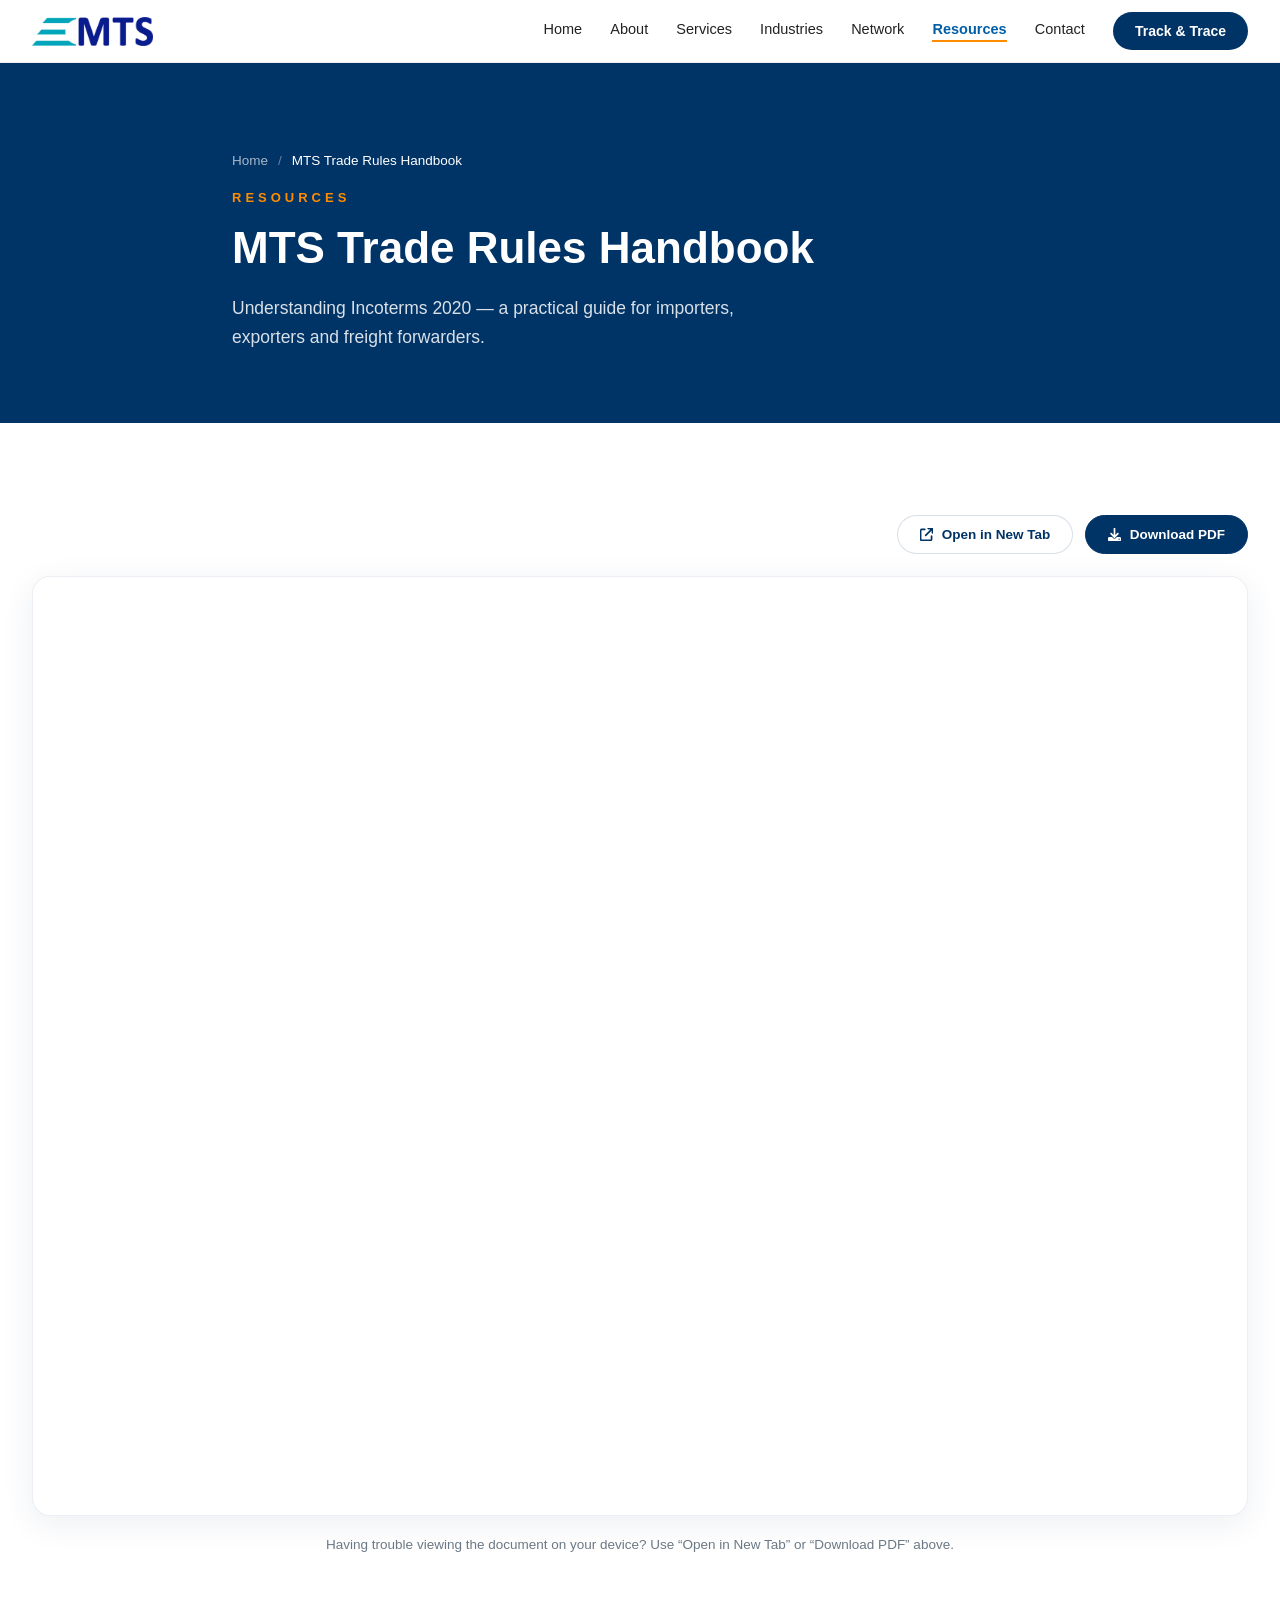
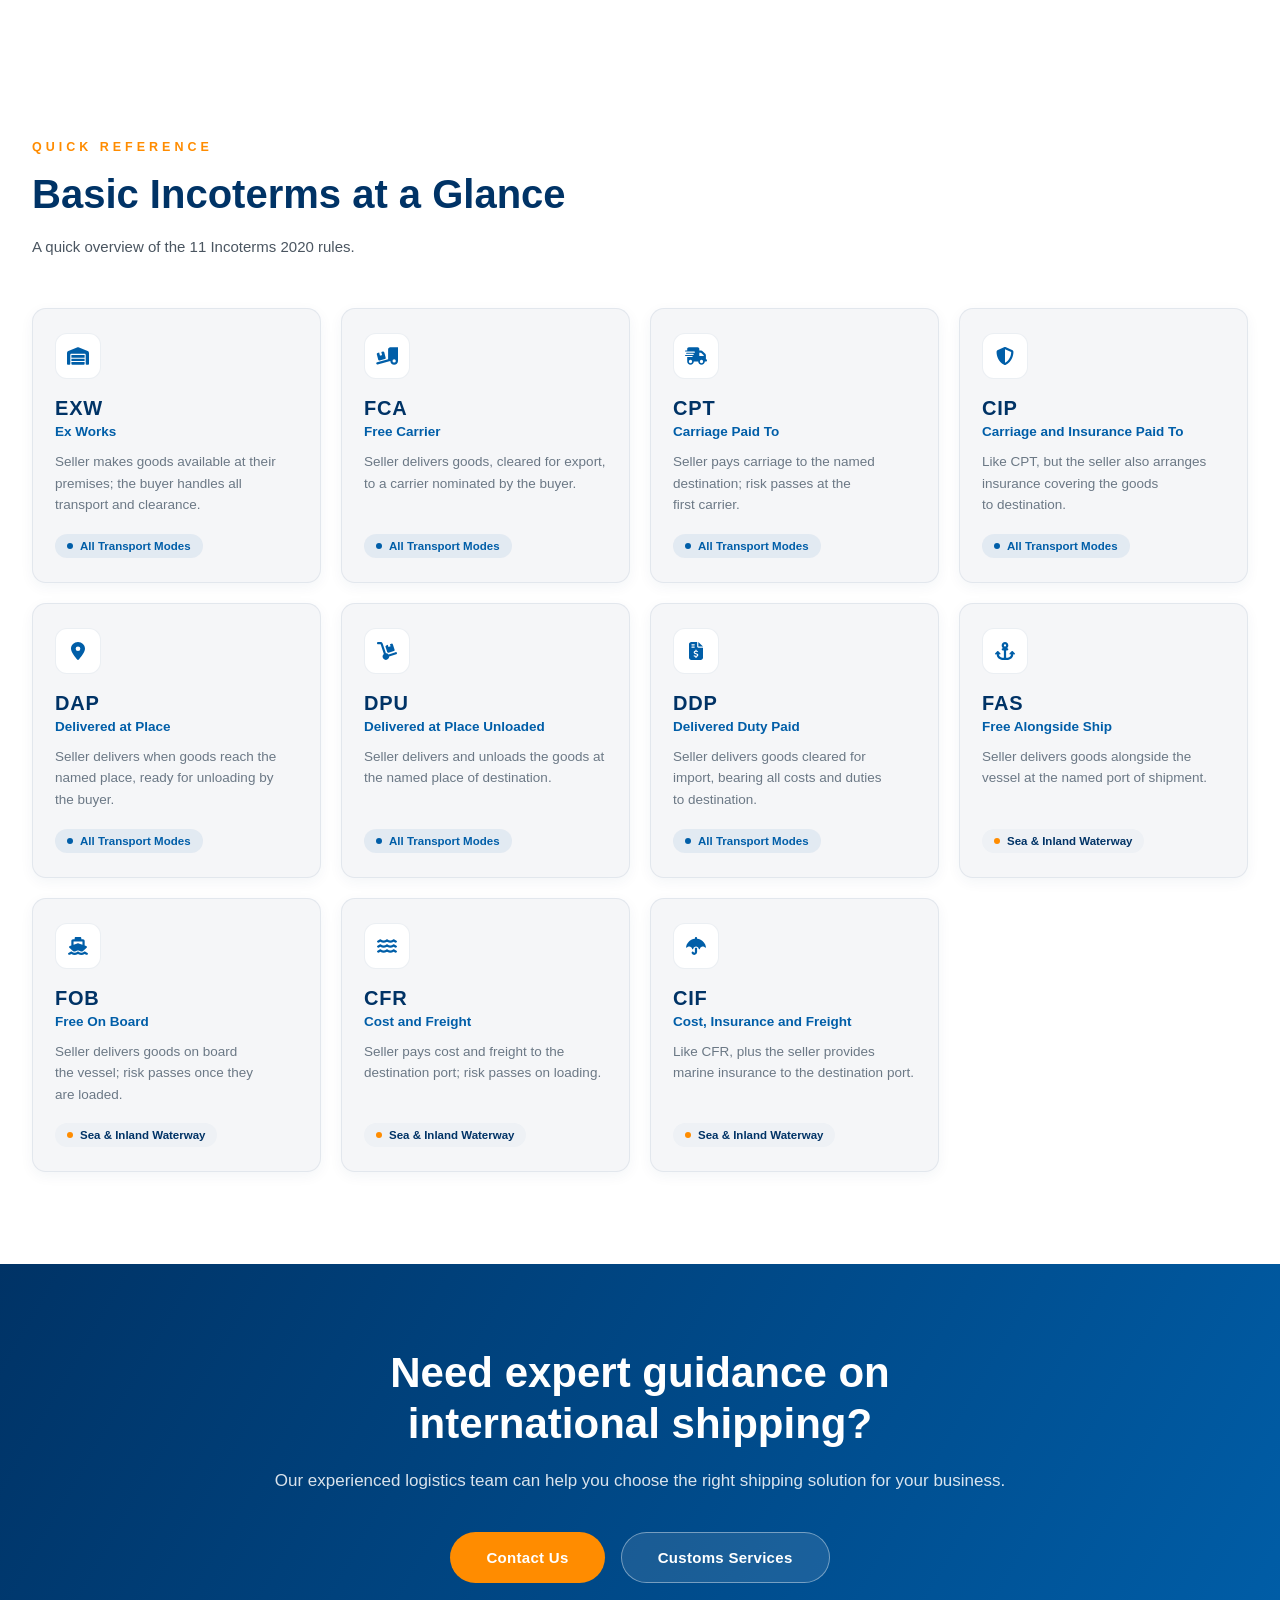
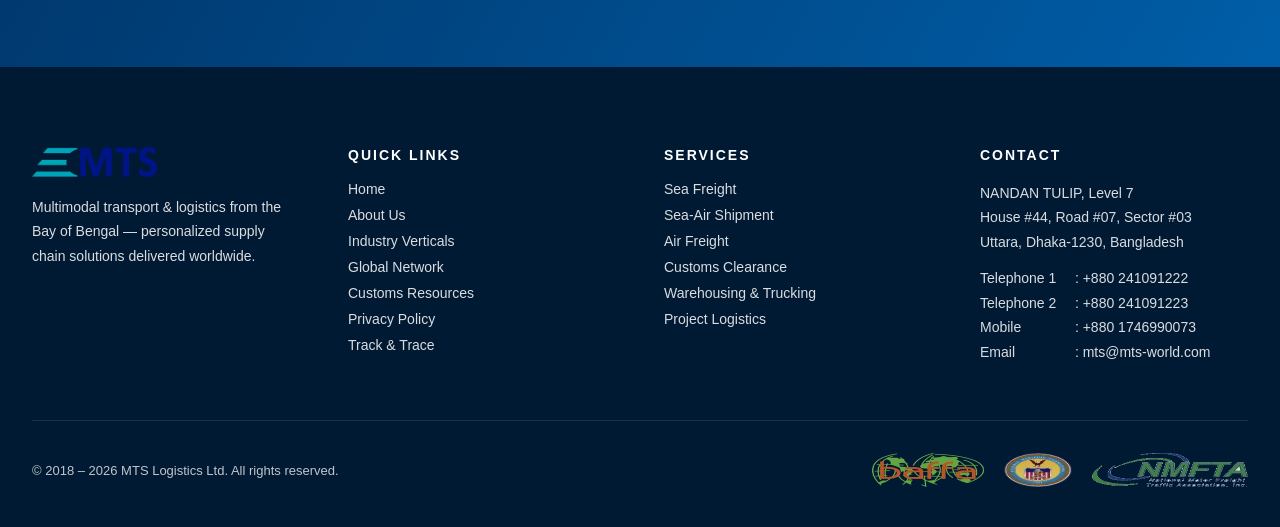
<file: customs-resources.html>
<!DOCTYPE html>
<html lang="en">
<head>
  <meta charset="utf-8">
  <meta name="viewport" content="width=device-width, initial-scale=1">
  <title>Incoterms 2020 Rules Guide | MTS Logistics Bangladesh</title>
  <meta name="description" content="Practical guide to all 11 Incoterms 2020 rules for Bangladesh importers and exporters. Free MTS Trade Rules Handbook and customs documentation reference.">
  <link rel="canonical" href="https://www.mts-world.com/customs-resources.html">
  <meta property="og:title" content="Incoterms 2020 Rules Guide | MTS Logistics Bangladesh">
  <meta property="og:description" content="Practical guide to all 11 Incoterms 2020 rules for Bangladesh importers and exporters. Free MTS Trade Rules Handbook and customs documentation reference.">
  <meta property="og:type" content="website">
  <meta property="og:site_name" content="MTS Logistics Ltd.">
  <meta property="og:locale" content="en_US">
  <meta property="og:url" content="https://www.mts-world.com/customs-resources.html">
  <meta property="og:image" content="https://www.mts-world.com/assets/images/handshake.webp">
  <meta name="twitter:card" content="summary_large_image">
  <meta name="twitter:title" content="Incoterms 2020 Rules Guide | MTS Logistics Bangladesh">
  <meta name="twitter:description" content="Practical guide to all 11 Incoterms 2020 rules for Bangladesh importers and exporters. Free MTS Trade Rules Handbook and customs documentation reference.">
  <meta name="twitter:image" content="https://www.mts-world.com/assets/images/handshake.webp">
  <meta name="theme-color" content="#003366">
  <link rel="icon" href="favicon.ico?v=20260801" sizes="16x16 32x32 48x48">
  <link rel="icon" type="image/png" sizes="16x16" href="favicon-16x16.png?v=20260801">
  <link rel="icon" type="image/png" sizes="32x32" href="favicon-32x32.png?v=20260801">
  <link rel="icon" type="image/png" sizes="48x48" href="favicon-48x48.png?v=20260801">
  <link rel="apple-touch-icon" sizes="180x180" href="apple-touch-icon.png?v=20260801">
  <link rel="manifest" href="manifest.json?v=20260801">
  <link rel="stylesheet" href="assets/css/style.css">
  <link rel="stylesheet" href="assets/css/animations.css">
  <link rel="stylesheet" href="assets/css/responsive.css">
  <!-- Decorative icons only (all aria-hidden). Self-hosted 13-glyph subset —
       no external request, works offline. See assets/css/icons.css. -->
  <link rel="stylesheet" href="assets/css/icons.css">

  <!-- Resources page — Incoterms 2020 PDF library.
       Scoped styles, built on the site's existing button / card system and colour tokens. -->
  <style>
    /* Two small action buttons above the viewer */
    .pdf-actions { display: flex; flex-wrap: wrap; justify-content: flex-end; gap: 12px; margin-bottom: 22px; }

    .btn-mini {
      display: inline-flex; align-items: center; gap: 9px;
      padding: 11px 22px; border-radius: 999px;
      border: 1px solid var(--border-strong); background: var(--white);
      font-family: var(--font-head); font-weight: 600; font-size: 13.5px;
      color: var(--navy); text-decoration: none;
      transition: background 0.25s ease, color 0.25s ease, border-color 0.25s ease, transform 0.25s ease;
    }
    .btn-mini:hover { background: var(--navy); color: #ffffff; border-color: var(--navy); transform: translateY(-1px); }
    .btn-mini i { font-size: 12.5px; }
    .btn-mini--solid { background: var(--navy); color: #ffffff; border-color: var(--navy); }
    .btn-mini--solid:hover { background: var(--orange); border-color: var(--orange); color: #ffffff; }

    /* Responsive PDF viewer shell — matches the site's rounded card treatment */
    .pdf-shell {
      height: 940px;
      background: var(--white);
      border: 1px solid var(--border);
      border-radius: 18px;
      overflow: hidden;
      box-shadow: 0 8px 32px rgba(0, 51, 102, 0.08);
    }
    .pdf-frame { width: 100%; height: 100%; border: 0; display: block; }
    .pdf-hint { margin: 18px 0 0; text-align: center; font-size: 13.5px; line-height: 1.6; color: var(--muted); }

    @media (max-width: 900px) {
      .pdf-actions { justify-content: flex-start; }
      .pdf-shell { height: 700px; }
    }
    @media (max-width: 640px) {
      .pdf-shell { height: 76vh; min-height: 460px; border-radius: 14px; }
    }

    /* Basic Incoterms at a Glance — light ash quick-reference cards */
    .inco-grid { display: grid; gap: 20px; grid-template-columns: repeat(4, 1fr); }
    @media (max-width: 1080px) { .inco-grid { grid-template-columns: repeat(3, 1fr); } }
    @media (max-width: 760px)  { .inco-grid { grid-template-columns: repeat(2, 1fr); } }
    @media (max-width: 520px)  { .inco-grid { grid-template-columns: 1fr; } }

    .inco-card {
      display: flex; flex-direction: column; height: 100%;
      padding: 24px 22px;
      background: #f5f6f8;
      border: 1px solid var(--border);
      border-radius: 14px;
      box-shadow: 0 4px 14px rgba(0, 51, 102, 0.05);
      transition: transform 0.25s ease, box-shadow 0.25s ease, border-color 0.25s ease;
    }
    .inco-card:hover { transform: translateY(-4px); box-shadow: 0 14px 30px rgba(0, 51, 102, 0.1); border-color: var(--border-strong); }

    .inco-ic {
      width: 46px; height: 46px; border-radius: 12px; margin-bottom: 18px;
      display: flex; align-items: center; justify-content: center;
      background: #ffffff; border: 1px solid var(--border); color: var(--blue); font-size: 18px;
    }
    .inco-code { font-family: var(--font-head); font-weight: 700; font-size: 20px; letter-spacing: 0.04em; color: var(--navy); margin: 0 0 4px; }
    .inco-name { font-family: var(--font-head); font-weight: 600; font-size: 13.5px; color: var(--blue); margin: 0 0 12px; }
    .inco-desc { flex: 1; font-size: 13.5px; line-height: 1.6; color: var(--muted); margin: 0 0 18px; text-wrap: pretty; }

    .inco-badge {
      align-self: flex-start; display: inline-flex; align-items: center; gap: 7px;
      padding: 6px 12px; border-radius: 999px;
      font-family: var(--font-head); font-weight: 600; font-size: 11.5px;
    }
    .inco-badge .dot { width: 6px; height: 6px; border-radius: 50%; flex: none; }
    .inco-badge--all { background: rgba(0, 94, 168, 0.08); color: var(--blue); }
    .inco-badge--all .dot { background: var(--blue); }
    .inco-badge--sea { background: #eef1f5; color: var(--navy); }
    .inco-badge--sea .dot { background: var(--orange); }
  </style>
  <script type="application/ld+json">
  {
    "@context": "https://schema.org",
    "@graph": [
      {
        "@type": "Organization",
        "@id": "https://www.mts-world.com/#organization",
        "name": "MTS Logistics Ltd.",
        "url": "https://www.mts-world.com/",
        "logo": "https://www.mts-world.com/assets/images/logos/mts-logo.png"
      },
      {
        "@type": "WebSite",
        "@id": "https://www.mts-world.com/#website",
        "url": "https://www.mts-world.com/",
        "name": "MTS Logistics Ltd.",
        "inLanguage": "en",
        "publisher": {
          "@id": "https://www.mts-world.com/#organization"
        }
      },
      {
        "@type": "WebPage",
        "@id": "https://www.mts-world.com/customs-resources.html#webpage",
        "url": "https://www.mts-world.com/customs-resources.html",
        "name": "Incoterms 2020 Rules Guide | MTS Logistics Bangladesh",
        "description": "Practical guide to all 11 Incoterms 2020 rules for Bangladesh importers and exporters. Free MTS Trade Rules Handbook and customs documentation reference.",
        "isPartOf": {
          "@id": "https://www.mts-world.com/#website"
        },
        "about": {
          "@id": "https://www.mts-world.com/#organization"
        },
        "primaryImageOfPage": "https://www.mts-world.com/assets/images/handshake.webp",
        "inLanguage": "en",
        "breadcrumb": {
          "@id": "https://www.mts-world.com/customs-resources.html#breadcrumb"
        },
        "dateModified": "2026-09-03"
      },
      {
        "@type": "BreadcrumbList",
        "@id": "https://www.mts-world.com/customs-resources.html#breadcrumb",
        "itemListElement": [
          {
            "@type": "ListItem",
            "position": 1,
            "name": "Home",
            "item": "https://www.mts-world.com/"
          },
          {
            "@type": "ListItem",
            "position": 2,
            "name": "MTS Trade Rules Handbook",
            "item": "https://www.mts-world.com/customs-resources.html"
          }
        ]
      },
      {
        "@type": "DefinedTermSet",
        "@id": "https://www.mts-world.com/customs-resources.html#incoterms",
        "name": "Incoterms 2020",
        "description": "The 11 Incoterms 2020 rules published by the International Chamber of Commerce.",
        "hasDefinedTerm": [
          {
            "@type": "DefinedTerm",
            "termCode": "EXW",
            "name": "Ex Works",
            "description": "Seller makes goods available at their premises; the buyer handles all transport and clearance.",
            "inDefinedTermSet": {
              "@id": "https://www.mts-world.com/customs-resources.html#incoterms"
            }
          },
          {
            "@type": "DefinedTerm",
            "termCode": "FCA",
            "name": "Free Carrier",
            "description": "Seller delivers goods, cleared for export, to a carrier nominated by the buyer.",
            "inDefinedTermSet": {
              "@id": "https://www.mts-world.com/customs-resources.html#incoterms"
            }
          },
          {
            "@type": "DefinedTerm",
            "termCode": "CPT",
            "name": "Carriage Paid To",
            "description": "Seller pays carriage to the named destination; risk passes at the first carrier.",
            "inDefinedTermSet": {
              "@id": "https://www.mts-world.com/customs-resources.html#incoterms"
            }
          },
          {
            "@type": "DefinedTerm",
            "termCode": "CIP",
            "name": "Carriage and Insurance Paid To",
            "description": "Like CPT, but the seller also arranges insurance covering the goods to destination.",
            "inDefinedTermSet": {
              "@id": "https://www.mts-world.com/customs-resources.html#incoterms"
            }
          },
          {
            "@type": "DefinedTerm",
            "termCode": "DAP",
            "name": "Delivered at Place",
            "description": "Seller delivers when goods reach the named place, ready for unloading by the buyer.",
            "inDefinedTermSet": {
              "@id": "https://www.mts-world.com/customs-resources.html#incoterms"
            }
          },
          {
            "@type": "DefinedTerm",
            "termCode": "DPU",
            "name": "Delivered at Place Unloaded",
            "description": "Seller delivers and unloads the goods at the named place of destination.",
            "inDefinedTermSet": {
              "@id": "https://www.mts-world.com/customs-resources.html#incoterms"
            }
          },
          {
            "@type": "DefinedTerm",
            "termCode": "DDP",
            "name": "Delivered Duty Paid",
            "description": "Seller delivers goods cleared for import, bearing all costs and duties to destination.",
            "inDefinedTermSet": {
              "@id": "https://www.mts-world.com/customs-resources.html#incoterms"
            }
          },
          {
            "@type": "DefinedTerm",
            "termCode": "FAS",
            "name": "Free Alongside Ship",
            "description": "Seller delivers goods alongside the vessel at the named port of shipment.",
            "inDefinedTermSet": {
              "@id": "https://www.mts-world.com/customs-resources.html#incoterms"
            }
          },
          {
            "@type": "DefinedTerm",
            "termCode": "FOB",
            "name": "Free On Board",
            "description": "Seller delivers goods on board the vessel; risk passes once they are loaded.",
            "inDefinedTermSet": {
              "@id": "https://www.mts-world.com/customs-resources.html#incoterms"
            }
          },
          {
            "@type": "DefinedTerm",
            "termCode": "CFR",
            "name": "Cost and Freight",
            "description": "Seller pays cost and freight to the destination port; risk passes on loading.",
            "inDefinedTermSet": {
              "@id": "https://www.mts-world.com/customs-resources.html#incoterms"
            }
          },
          {
            "@type": "DefinedTerm",
            "termCode": "CIF",
            "name": "Cost, Insurance and Freight",
            "description": "Like CFR, plus the seller provides marine insurance to the destination port.",
            "inDefinedTermSet": {
              "@id": "https://www.mts-world.com/customs-resources.html#incoterms"
            }
          }
        ]
      }
    ]
  }
  </script>
</head>
<body id="top">
  <a class="skip-link" href="#main">Skip to main content</a>
  <header class="site-header">
    <nav class="nav" aria-label="Main navigation">
      <a href="index.html" class="brand" aria-label="MTS Logistics home">
        <img width="320" height="77" src="assets/images/logos/mts-logo-320.webp" srcset="assets/images/logos/mts-logo-320.webp 320w, assets/images/logos/mts-logo-480.webp 480w" sizes="135px" decoding="async" alt="MTS Logistics" class="brand-logo">
      </a>
      <button class="nav-toggle" type="button" aria-label="Open navigation menu" aria-expanded="false" aria-controls="primary-nav">
        <span class="nav-toggle-bars" aria-hidden="true"><span></span><span></span><span></span></span>
      </button>
      <div class="nav-links" id="primary-nav">
        <a href="index.html" class="nav-link">Home</a>
        <a href="about.html" class="nav-link">About</a>
        <a href="services.html" class="nav-link">Services</a>
        <a href="industries.html" class="nav-link">Industries</a>
        <a href="network.html" class="nav-link">Network</a>
        <a href="customs-resources.html" class="nav-link active" aria-current="page">Resources</a>
        <a href="contact.html" class="nav-link">Contact</a>
        <a href="https://www.track-trace.com/" target="_blank" rel="noopener noreferrer" class="btn-track">Track &amp; Trace</a>
      </div>
    </nav>
  </header>

  <main id="main" tabindex="-1">

  <section class="page-hero page-hero--flat" aria-label="MTS Trade Rules Handbook introduction">
    <div class="page-hero-content page-hero-content--narrow">
      <nav class="breadcrumb" aria-label="Breadcrumb">
        <a href="index.html">Home</a>
        <span class="sep" aria-hidden="true">/</span>
        <span class="current">MTS Trade Rules Handbook</span>
      </nav>
      <p class="page-hero-kicker">Resources</p>
      <h1 class="page-hero-title page-hero-title--compact">MTS Trade Rules Handbook</h1>
      <p class="page-hero-sub">Understanding Incoterms 2020 — a practical guide for importers, exporters and freight forwarders.</p>
    </div>
  </section>

  <!-- PDF LIBRARY — the document itself is the resource.
       To swap the PDF in future, replace the file below (or update the three
       "assets/docs/mts-trade-rules-handbook.pdf" references: viewer, Open, Download). -->
  <section class="section bg-white" aria-labelledby="pdf-title">
    <div class="container" data-reveal>
      <h2 id="pdf-title" class="visually-hidden">MTS Trade Rules Handbook document viewer</h2>
      <div class="pdf-actions">
        <a class="btn-mini" href="assets/docs/mts-trade-rules-handbook.pdf" target="_blank" rel="noopener noreferrer">
          <i class="fa-solid fa-arrow-up-right-from-square" aria-hidden="true"></i> Open in New Tab
        </a>
        <a class="btn-mini btn-mini--solid" href="assets/docs/mts-trade-rules-handbook.pdf" download="MTS-Trade-Rules-Handbook.pdf">
          <i class="fa-solid fa-download" aria-hidden="true"></i> Download PDF
        </a>
      </div>
      <div class="pdf-shell">
        <iframe class="pdf-frame" src="assets/docs/mts-trade-rules-handbook.pdf#view=FitH" title="MTS Trade Rules Handbook — full document" loading="lazy"></iframe>
      </div>
      <p class="pdf-hint">Having trouble viewing the document on your device? Use &ldquo;Open in New Tab&rdquo; or &ldquo;Download PDF&rdquo; above.</p>
    </div>
  </section>

  <!-- BASIC INCOTERMS AT A GLANCE — quick reference only, not a replacement for the PDF -->
  <section class="section bg-white" aria-labelledby="glance-title">
    <div class="container" data-reveal>
      <div class="section-head">
        <p class="kicker">Quick Reference</p>
        <h2 id="glance-title" class="section-title">Basic Incoterms at a Glance</h2>
        <p class="lead" style="font-size: 15px;">A quick overview of the 11 Incoterms 2020 rules.</p>
      </div>
      <div class="inco-grid">

        <article class="inco-card">
          <span class="inco-ic" aria-hidden="true"><i class="fa-solid fa-warehouse"></i></span>
          <h3 class="inco-code">EXW</h3>
          <p class="inco-name">Ex Works</p>
          <p class="inco-desc">Seller makes goods available at their premises; the buyer handles all transport and clearance.</p>
          <span class="inco-badge inco-badge--all"><span class="dot" aria-hidden="true"></span>All Transport Modes</span>
        </article>

        <article class="inco-card">
          <span class="inco-ic" aria-hidden="true"><i class="fa-solid fa-truck-ramp-box"></i></span>
          <h3 class="inco-code">FCA</h3>
          <p class="inco-name">Free Carrier</p>
          <p class="inco-desc">Seller delivers goods, cleared for export, to a carrier nominated by the buyer.</p>
          <span class="inco-badge inco-badge--all"><span class="dot" aria-hidden="true"></span>All Transport Modes</span>
        </article>

        <article class="inco-card">
          <span class="inco-ic" aria-hidden="true"><i class="fa-solid fa-truck-fast"></i></span>
          <h3 class="inco-code">CPT</h3>
          <p class="inco-name">Carriage Paid To</p>
          <p class="inco-desc">Seller pays carriage to the named destination; risk passes at the first carrier.</p>
          <span class="inco-badge inco-badge--all"><span class="dot" aria-hidden="true"></span>All Transport Modes</span>
        </article>

        <article class="inco-card">
          <span class="inco-ic" aria-hidden="true"><i class="fa-solid fa-shield-halved"></i></span>
          <h3 class="inco-code">CIP</h3>
          <p class="inco-name">Carriage and Insurance Paid To</p>
          <p class="inco-desc">Like CPT, but the seller also arranges insurance covering the goods to destination.</p>
          <span class="inco-badge inco-badge--all"><span class="dot" aria-hidden="true"></span>All Transport Modes</span>
        </article>

        <article class="inco-card">
          <span class="inco-ic" aria-hidden="true"><i class="fa-solid fa-location-dot"></i></span>
          <h3 class="inco-code">DAP</h3>
          <p class="inco-name">Delivered at Place</p>
          <p class="inco-desc">Seller delivers when goods reach the named place, ready for unloading by the buyer.</p>
          <span class="inco-badge inco-badge--all"><span class="dot" aria-hidden="true"></span>All Transport Modes</span>
        </article>

        <article class="inco-card">
          <span class="inco-ic" aria-hidden="true"><i class="fa-solid fa-dolly"></i></span>
          <h3 class="inco-code">DPU</h3>
          <p class="inco-name">Delivered at Place Unloaded</p>
          <p class="inco-desc">Seller delivers and unloads the goods at the named place of destination.</p>
          <span class="inco-badge inco-badge--all"><span class="dot" aria-hidden="true"></span>All Transport Modes</span>
        </article>

        <article class="inco-card">
          <span class="inco-ic" aria-hidden="true"><i class="fa-solid fa-file-invoice-dollar"></i></span>
          <h3 class="inco-code">DDP</h3>
          <p class="inco-name">Delivered Duty Paid</p>
          <p class="inco-desc">Seller delivers goods cleared for import, bearing all costs and duties to destination.</p>
          <span class="inco-badge inco-badge--all"><span class="dot" aria-hidden="true"></span>All Transport Modes</span>
        </article>

        <article class="inco-card">
          <span class="inco-ic" aria-hidden="true"><i class="fa-solid fa-anchor"></i></span>
          <h3 class="inco-code">FAS</h3>
          <p class="inco-name">Free Alongside Ship</p>
          <p class="inco-desc">Seller delivers goods alongside the vessel at the named port of shipment.</p>
          <span class="inco-badge inco-badge--sea"><span class="dot" aria-hidden="true"></span>Sea &amp; Inland Waterway</span>
        </article>

        <article class="inco-card">
          <span class="inco-ic" aria-hidden="true"><i class="fa-solid fa-ship"></i></span>
          <h3 class="inco-code">FOB</h3>
          <p class="inco-name">Free On Board</p>
          <p class="inco-desc">Seller delivers goods on board the vessel; risk passes once they are loaded.</p>
          <span class="inco-badge inco-badge--sea"><span class="dot" aria-hidden="true"></span>Sea &amp; Inland Waterway</span>
        </article>

        <article class="inco-card">
          <span class="inco-ic" aria-hidden="true"><i class="fa-solid fa-water"></i></span>
          <h3 class="inco-code">CFR</h3>
          <p class="inco-name">Cost and Freight</p>
          <p class="inco-desc">Seller pays cost and freight to the destination port; risk passes on loading.</p>
          <span class="inco-badge inco-badge--sea"><span class="dot" aria-hidden="true"></span>Sea &amp; Inland Waterway</span>
        </article>

        <article class="inco-card">
          <span class="inco-ic" aria-hidden="true"><i class="fa-solid fa-umbrella"></i></span>
          <h3 class="inco-code">CIF</h3>
          <p class="inco-name">Cost, Insurance and Freight</p>
          <p class="inco-desc">Like CFR, plus the seller provides marine insurance to the destination port.</p>
          <span class="inco-badge inco-badge--sea"><span class="dot" aria-hidden="true"></span>Sea &amp; Inland Waterway</span>
        </article>

      </div>
    </div>
  </section>

  <section class="section--cta bg-gradient">
    <div class="cta-box" data-reveal>
      <h2>Need expert guidance on international shipping?</h2>
      <p>Our experienced logistics team can help you choose the right shipping solution for your business.</p>
      <div class="cta-actions">
        <a href="contact.html" class="btn btn-accent">Contact Us</a>
        <a href="services.html#customs" class="btn btn-ghost">Customs Services</a>
      </div>
    </div>
  </section>
  </main>


  <footer class="site-footer">
    <div class="container">
      <div class="footer-grid">
        <div>
          <div class="footer-brand">
            <img width="320" height="77" src="assets/images/logos/mts-logo-320.webp" srcset="assets/images/logos/mts-logo-320.webp 320w, assets/images/logos/mts-logo-480.webp 480w" sizes="135px" decoding="async" loading="lazy" alt="MTS Logistics" class="footer-brand-logo">
          </div>
          <p class="footer-about">Multimodal transport &amp; logistics from the Bay of Bengal — personalized supply chain solutions delivered worldwide.</p>
        </div>
        <div>
          <h3 class="footer-heading">Quick Links</h3>
          <div class="footer-links">
            <a href="index.html">Home</a>
            <a href="about.html">About Us</a>
            <a href="industries.html">Industry Verticals</a>
            <a href="network.html">Global Network</a>
            <a href="customs-resources.html">Customs Resources</a>
            <a href="privacy.html">Privacy Policy</a>
            <a href="https://www.track-trace.com/" target="_blank" rel="noopener noreferrer">Track &amp; Trace</a>
          </div>
        </div>
        <div>
          <h3 class="footer-heading">Services</h3>
          <div class="footer-links">
            <a href="services.html#sea-freight">Sea Freight</a>
            <a href="services.html#sea-air">Sea-Air Shipment</a>
            <a href="services.html#air-freight">Air Freight</a>
            <a href="services.html#customs">Customs Clearance</a>
            <a href="services.html#warehousing">Warehousing &amp; Trucking</a>
            <a href="services.html#project">Project Logistics</a>
          </div>
        </div>
        <div class="footer-contact">
          <h3 class="footer-heading">Contact</h3>
          <p>NANDAN TULIP, Level 7<br>House #44, Road #07, Sector #03<br>Uttara, Dhaka-1230, Bangladesh</p>
          <p><span class="ci-label">Telephone 1</span> : <a href="tel:+880241091222">+880 241091222</a><br><span class="ci-label">Telephone 2</span> : <a href="tel:+880241091223">+880 241091223</a><br><span class="ci-label">Mobile</span> : <a href="tel:+8801746990073">+880 1746990073</a><br><span class="ci-label">Email</span> : <a href="mailto:mts@mts-world.com">mts@mts-world.com</a></p>
        </div>
      </div>
      <div class="footer-bottom">
        <p class="copyright">© 2018 – <span id="current-year"></span> MTS Logistics Ltd. All rights reserved.</p>
        <div class="footer-badges">
          <img width="112" height="68" src="assets/images/logos/logo-sm-baffta-2x.webp" alt="BAFFA — Bangladesh Freight Forwarders Association" loading="lazy">
          <img width="68" height="68" src="assets/images/logos/logo-sm-fmc-2x.webp" alt="U.S. Federal Maritime Commission" loading="lazy">
          <img width="156" height="68" src="assets/images/logos/logo-sm-namfta-2x.webp" alt="NAMFTA — National Motor Freight Association Inc, USA" loading="lazy">
        </div>
      </div>
    </div>
  </footer>

  <a href="#top" class="back-to-top" aria-label="Back to top">↑</a>

  <script src="assets/js/main.js" defer></script>
</body>
</html>
</file>
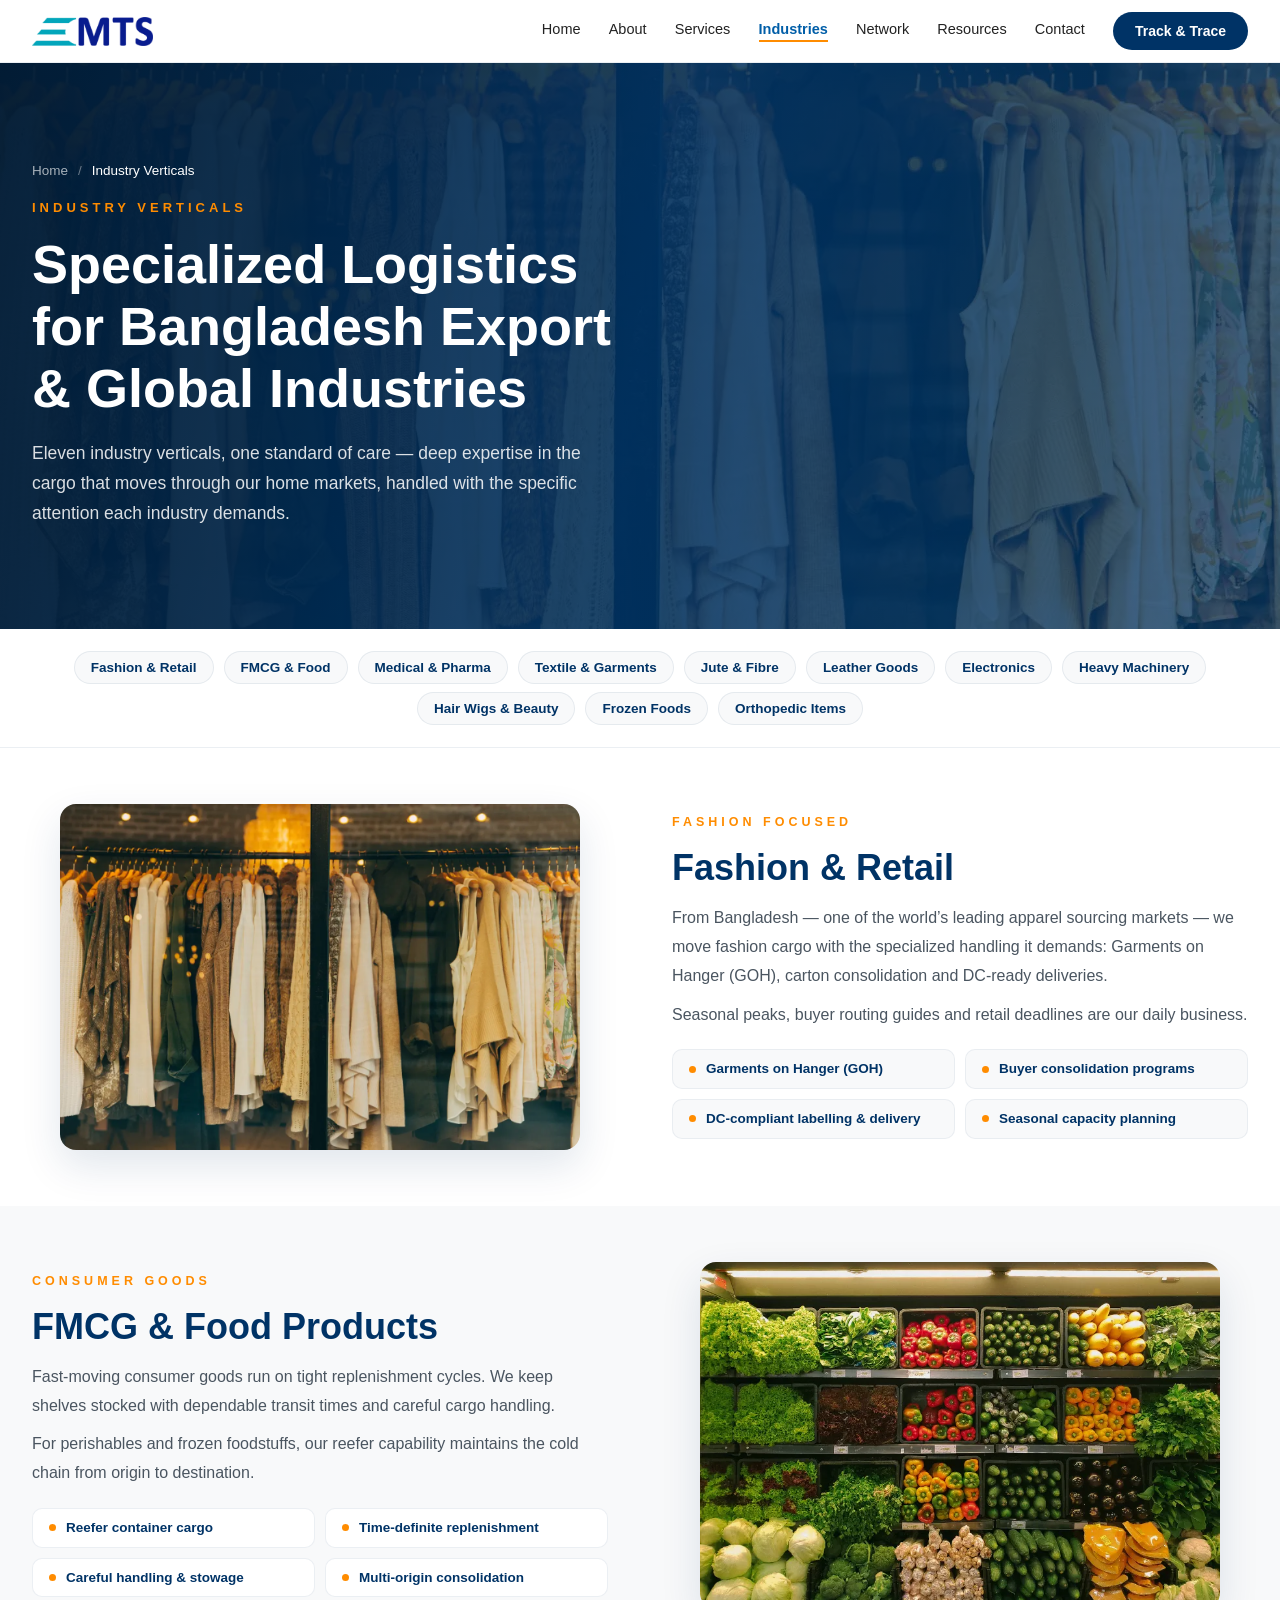
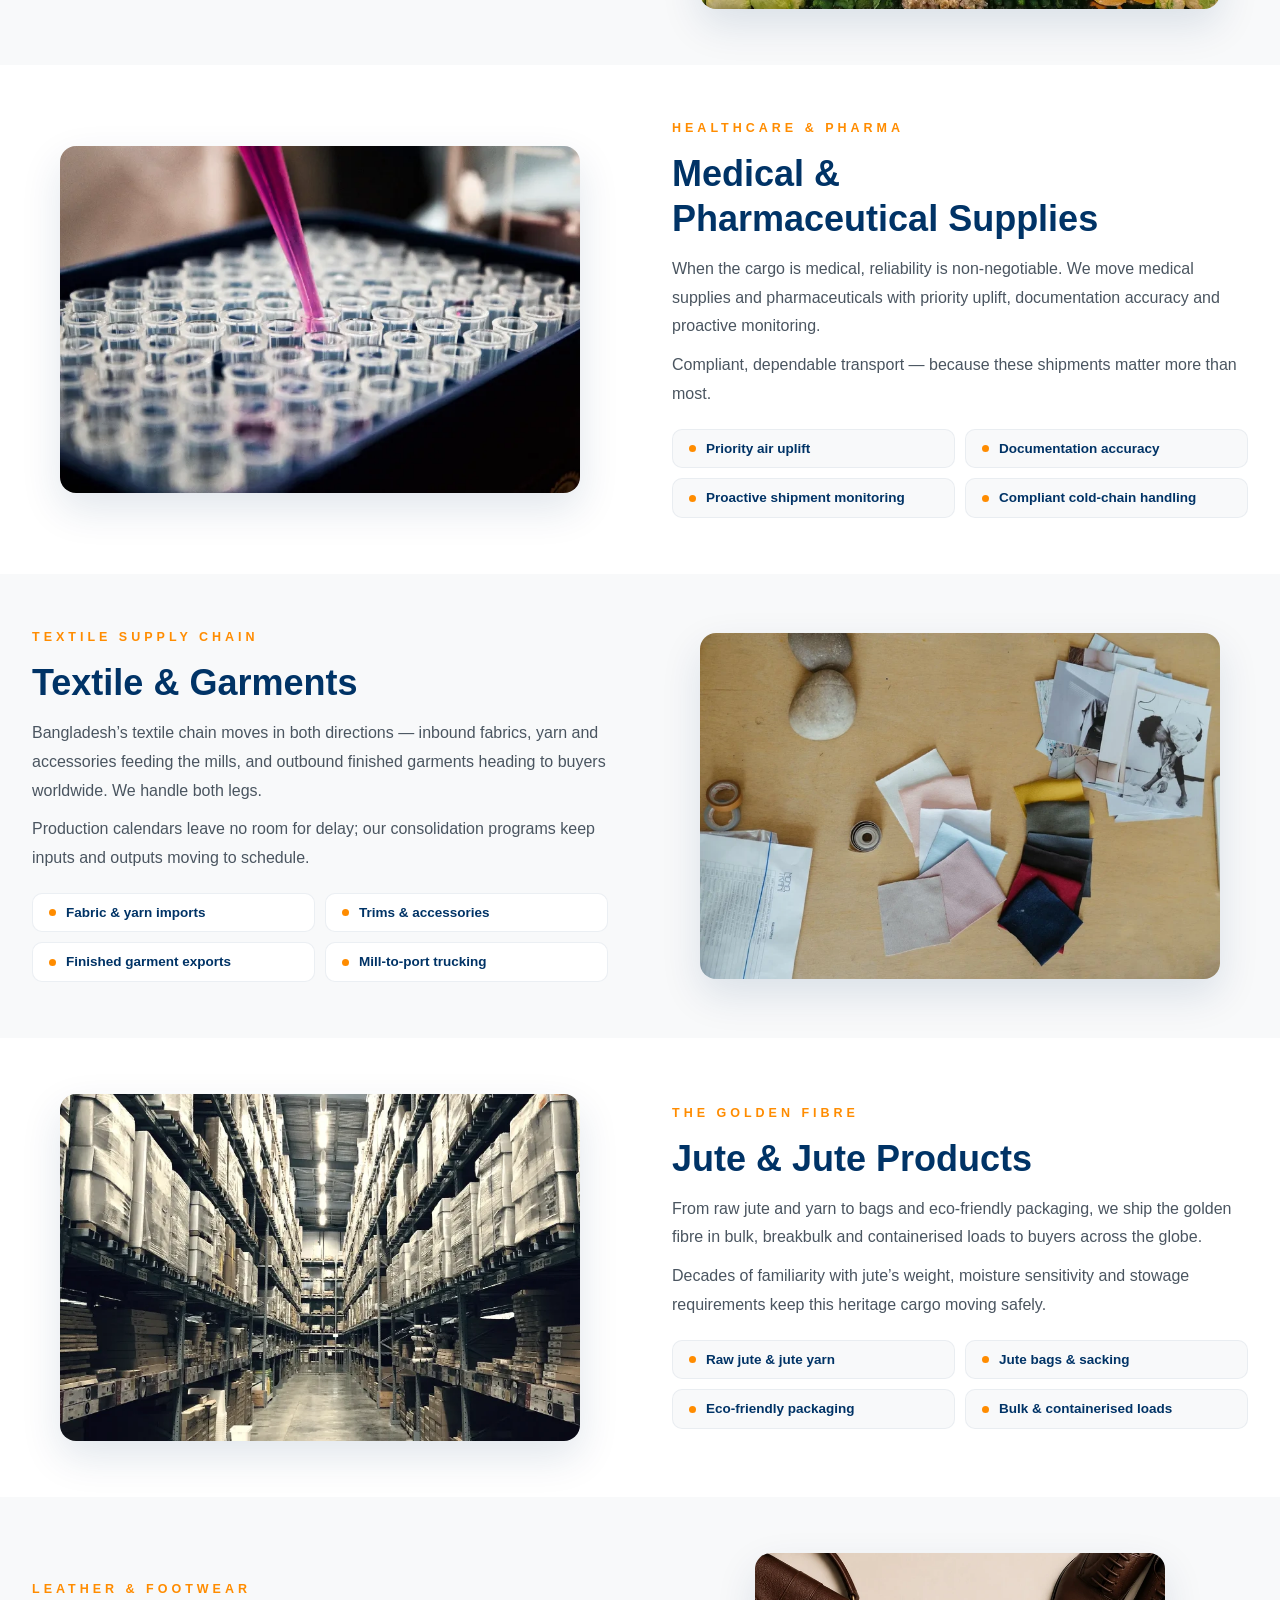
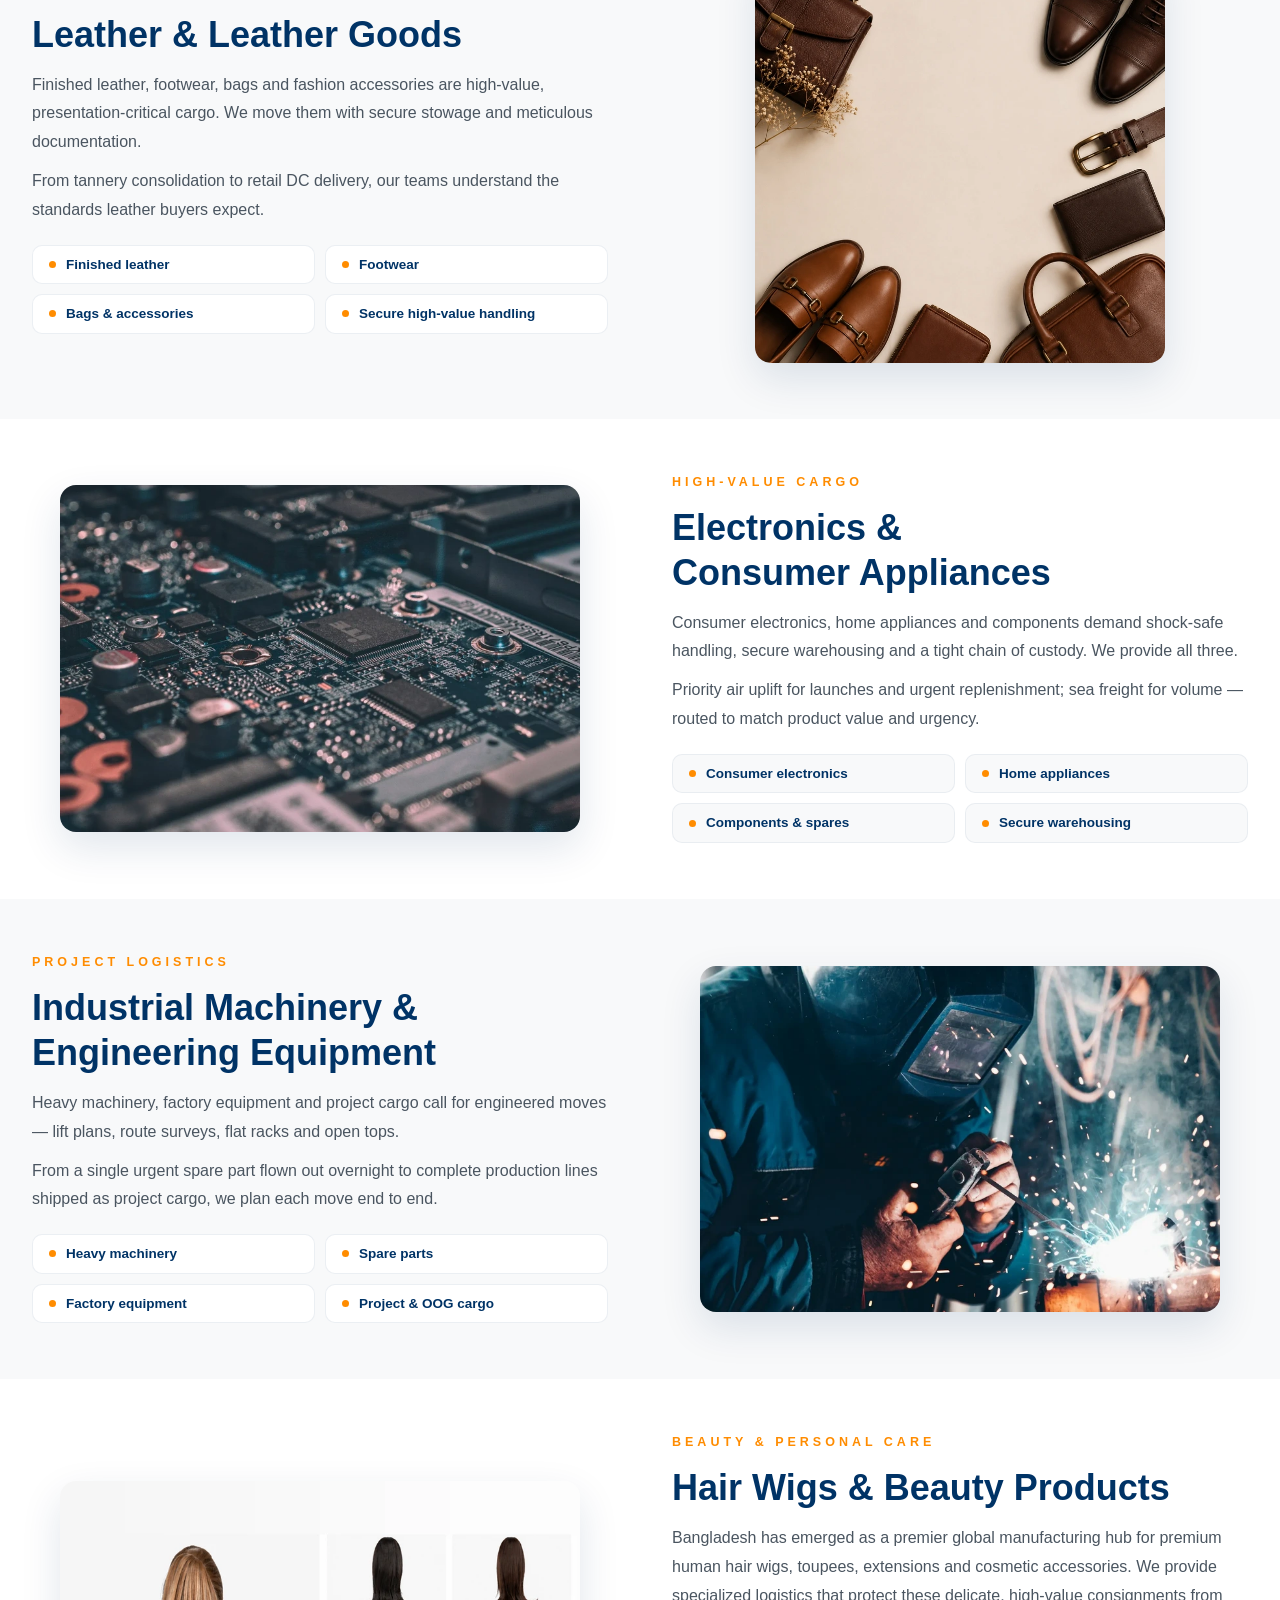
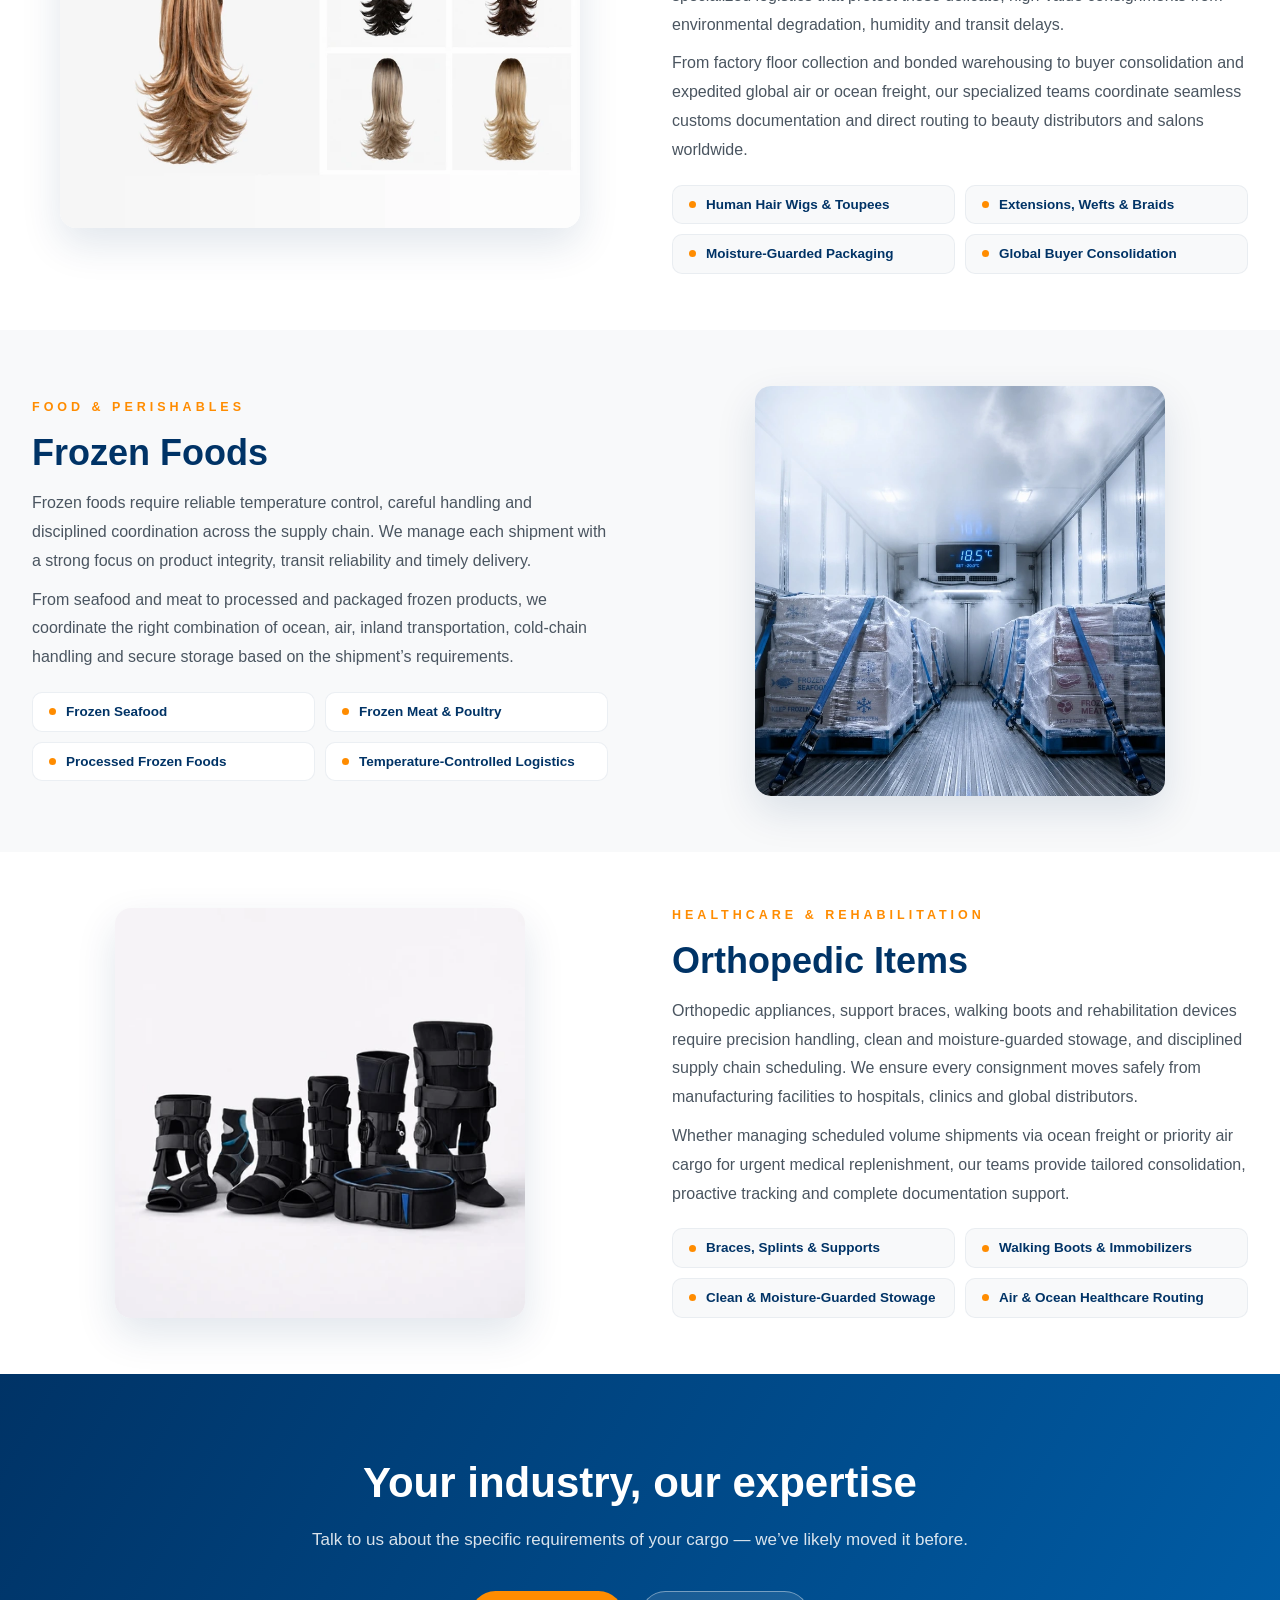
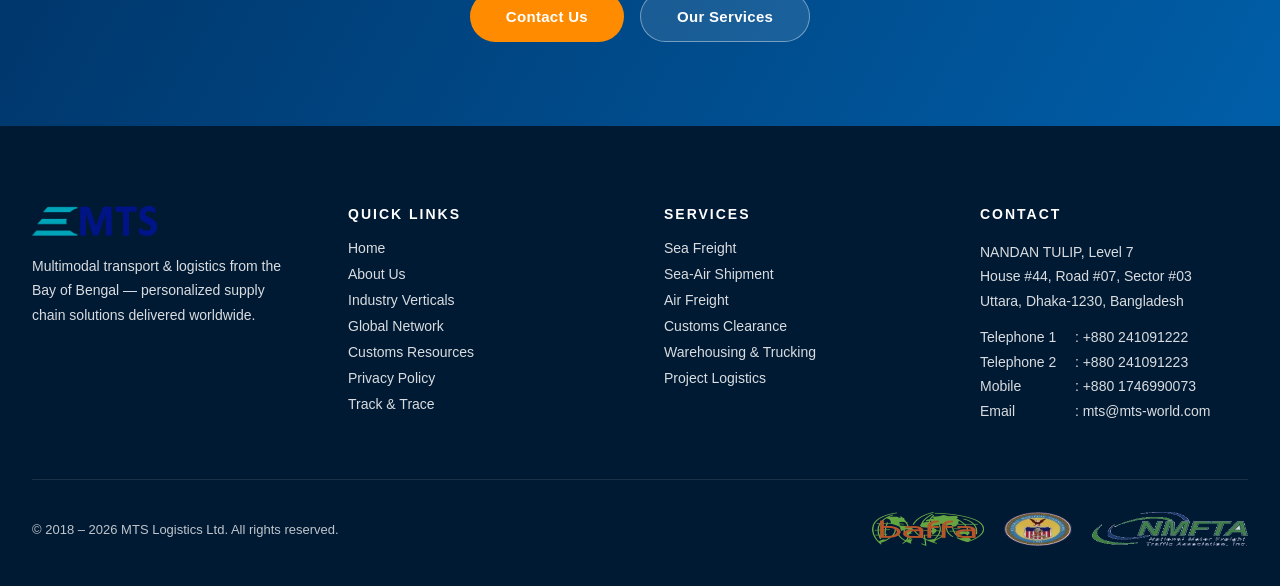
<file: industries.html>
<!DOCTYPE html>
<html lang="en">
<head>
  <meta charset="utf-8">
  <meta name="viewport" content="width=device-width, initial-scale=1">
  <title>Industry Logistics Solutions | MTS Logistics Bangladesh</title>
  <meta name="description" content="Specialized freight forwarding for Bangladesh industries: garments, textiles, jute, leather goods, frozen foods cold chain, pharmaceuticals, and machinery.">
  <link rel="canonical" href="https://www.mts-world.com/industries.html">
  <meta property="og:title" content="Industry Logistics Solutions | MTS Logistics Bangladesh">
  <meta property="og:description" content="Specialized freight forwarding for Bangladesh industries: garments, textiles, jute, leather goods, frozen foods cold chain, pharmaceuticals, and machinery.">
  <meta property="og:type" content="website">
  <meta property="og:site_name" content="MTS Logistics Ltd.">
  <meta property="og:locale" content="en_US">
  <meta property="og:url" content="https://www.mts-world.com/industries.html">
  <meta property="og:image" content="https://www.mts-world.com/assets/images/industry-fashion.webp">
  <meta name="twitter:card" content="summary_large_image">
  <meta name="twitter:title" content="Industry Logistics Solutions | MTS Logistics Bangladesh">
  <meta name="twitter:description" content="Specialized freight forwarding for Bangladesh industries: garments, textiles, jute, leather goods, frozen foods cold chain, pharmaceuticals, and machinery.">
  <meta name="twitter:image" content="https://www.mts-world.com/assets/images/industry-fashion.webp">
  <meta name="theme-color" content="#003366">
  <link rel="icon" href="favicon.ico?v=20260801" sizes="16x16 32x32 48x48">
  <link rel="icon" type="image/png" sizes="16x16" href="favicon-16x16.png?v=20260801">
  <link rel="icon" type="image/png" sizes="32x32" href="favicon-32x32.png?v=20260801">
  <link rel="icon" type="image/png" sizes="48x48" href="favicon-48x48.png?v=20260801">
  <link rel="apple-touch-icon" sizes="180x180" href="apple-touch-icon.png?v=20260801">
  <link rel="manifest" href="manifest.json?v=20260801">
  <link rel="preload" as="image" href="assets/images/industry-fashion-1280.webp" imagesrcset="assets/images/industry-fashion-800.webp 800w, assets/images/industry-fashion-1280.webp 1280w" imagesizes="100vw" fetchpriority="high">
  <link rel="stylesheet" href="assets/css/style.css">
  <link rel="stylesheet" href="assets/css/animations.css">
  <link rel="stylesheet" href="assets/css/responsive.css">
  <script type="application/ld+json">
  {
    "@context": "https://schema.org",
    "@graph": [
      {
        "@type": "Organization",
        "@id": "https://www.mts-world.com/#organization",
        "name": "MTS Logistics Ltd.",
        "url": "https://www.mts-world.com/",
        "logo": "https://www.mts-world.com/assets/images/logos/mts-logo.png"
      },
      {
        "@type": "WebSite",
        "@id": "https://www.mts-world.com/#website",
        "url": "https://www.mts-world.com/",
        "name": "MTS Logistics Ltd.",
        "inLanguage": "en",
        "publisher": {
          "@id": "https://www.mts-world.com/#organization"
        }
      },
      {
        "@type": "CollectionPage",
        "@id": "https://www.mts-world.com/industries.html#webpage",
        "url": "https://www.mts-world.com/industries.html",
        "name": "Industry Logistics Solutions | MTS Logistics Bangladesh",
        "description": "Specialized freight forwarding for Bangladesh industries: garments, textiles, jute, leather goods, frozen foods cold chain, pharmaceuticals, and machinery.",
        "isPartOf": {
          "@id": "https://www.mts-world.com/#website"
        },
        "about": {
          "@id": "https://www.mts-world.com/#organization"
        },
        "primaryImageOfPage": "https://www.mts-world.com/assets/images/industry-fashion.webp",
        "inLanguage": "en",
        "breadcrumb": {
          "@id": "https://www.mts-world.com/industries.html#breadcrumb"
        },
        "dateModified": "2026-09-03"
      },
      {
        "@type": "BreadcrumbList",
        "@id": "https://www.mts-world.com/industries.html#breadcrumb",
        "itemListElement": [
          {
            "@type": "ListItem",
            "position": 1,
            "name": "Home",
            "item": "https://www.mts-world.com/"
          },
          {
            "@type": "ListItem",
            "position": 2,
            "name": "Industry Verticals",
            "item": "https://www.mts-world.com/industries.html"
          }
        ]
      },
      {
        "@type": "ItemList",
        "@id": "https://www.mts-world.com/industries.html#verticals",
        "name": "Industry Verticals",
        "itemListElement": [
          {
            "@type": "ListItem",
            "position": 1,
            "name": "Fashion & Retail",
            "url": "https://www.mts-world.com/industries.html#fashion"
          },
          {
            "@type": "ListItem",
            "position": 2,
            "name": "FMCG & Food Products",
            "url": "https://www.mts-world.com/industries.html#fmcg"
          },
          {
            "@type": "ListItem",
            "position": 3,
            "name": "Medical & Pharmaceutical Supplies",
            "url": "https://www.mts-world.com/industries.html#medical"
          },
          {
            "@type": "ListItem",
            "position": 4,
            "name": "Textile & Garments",
            "url": "https://www.mts-world.com/industries.html#textile"
          },
          {
            "@type": "ListItem",
            "position": 5,
            "name": "Jute & Jute Products",
            "url": "https://www.mts-world.com/industries.html#jute"
          },
          {
            "@type": "ListItem",
            "position": 6,
            "name": "Leather & Leather Goods",
            "url": "https://www.mts-world.com/industries.html#leather"
          },
          {
            "@type": "ListItem",
            "position": 7,
            "name": "Electronics & Consumer Appliances",
            "url": "https://www.mts-world.com/industries.html#electronics"
          },
          {
            "@type": "ListItem",
            "position": 8,
            "name": "Industrial Machinery & Engineering Equipment",
            "url": "https://www.mts-world.com/industries.html#machinery"
          },
          {
            "@type": "ListItem",
            "position": 9,
            "name": "Hair Wigs & Beauty Products",
            "url": "https://www.mts-world.com/industries.html#hair-wigs"
          },
          {
            "@type": "ListItem",
            "position": 10,
            "name": "Frozen Foods",
            "url": "https://www.mts-world.com/industries.html#frozen-foods"
          },
          {
            "@type": "ListItem",
            "position": 11,
            "name": "Orthopedic Items",
            "url": "https://www.mts-world.com/industries.html#orthopedic-items"
          }
        ]
      }
    ]
  }
  </script>
</head>
<body id="top">
  <a class="skip-link" href="#main">Skip to main content</a>
  <header class="site-header">
    <nav class="nav" aria-label="Main navigation">
      <a href="index.html" class="brand" aria-label="MTS Logistics home">
        <img width="320" height="77" src="assets/images/logos/mts-logo-320.webp" srcset="assets/images/logos/mts-logo-320.webp 320w, assets/images/logos/mts-logo-480.webp 480w" sizes="135px" decoding="async" alt="MTS Logistics" class="brand-logo">
      </a>
      <button class="nav-toggle" type="button" aria-label="Open navigation menu" aria-expanded="false" aria-controls="primary-nav">
        <span class="nav-toggle-bars" aria-hidden="true"><span></span><span></span><span></span></span>
      </button>
      <div class="nav-links" id="primary-nav">
        <a href="index.html" class="nav-link">Home</a>
        <a href="about.html" class="nav-link">About</a>
        <a href="services.html" class="nav-link">Services</a>
        <a href="#top" class="nav-link active" aria-current="page">Industries</a>
        <a href="network.html" class="nav-link">Network</a>
        <a href="customs-resources.html" class="nav-link">Resources</a>
        <a href="contact.html" class="nav-link">Contact</a>
        <a href="https://www.track-trace.com/" target="_blank" rel="noopener noreferrer" class="btn-track">Track &amp; Trace</a>
      </div>
    </nav>
  </header>

  <main id="main" tabindex="-1">

  <section class="page-hero page-hero--md" aria-label="Industry Verticals page introduction">
    <img width="2000" height="1333" class="page-hero-bg" src="assets/images/industry-fashion.webp" srcset="assets/images/industry-fashion-800.webp 800w, assets/images/industry-fashion-1280.webp 1280w" sizes="100vw" alt="Retail garments on display">
    <div class="page-hero-overlay"></div>
    <div class="page-hero-content">
      <nav class="breadcrumb" aria-label="Breadcrumb">
        <a href="index.html">Home</a>
        <span class="sep" aria-hidden="true">/</span>
        <span class="current">Industry Verticals</span>
      </nav>
      <p class="page-hero-kicker">Industry Verticals</p>
      <h1 class="page-hero-title">Specialized Logistics for Bangladesh Export &amp; Global Industries</h1>
      <p class="page-hero-sub">Eleven industry verticals, one standard of care — deep expertise in the cargo that moves through our home markets, handled with the specific attention each industry demands.</p>
    </div>
  </section>

  <nav class="industry-nav-strip" aria-label="Industry quick links">
    <div class="container">
      <div class="jump-links jump-links--compact">
        <a href="#fashion" class="jump-link">Fashion &amp; Retail</a>
        <a href="#fmcg" class="jump-link">FMCG &amp; Food</a>
        <a href="#medical" class="jump-link">Medical &amp; Pharma</a>
        <a href="#textile" class="jump-link">Textile &amp; Garments</a>
        <a href="#jute" class="jump-link">Jute &amp; Fibre</a>
        <a href="#leather" class="jump-link">Leather Goods</a>
        <a href="#electronics" class="jump-link">Electronics</a>
        <a href="#machinery" class="jump-link">Heavy Machinery</a>
        <a href="#hair-wigs" class="jump-link">Hair Wigs &amp; Beauty</a>
        <a href="#frozen-foods" class="jump-link">Frozen Foods</a>
        <a href="#orthopedic-items" class="jump-link">Orthopedic Items</a>
      </div>
    </div>
  </nav>

  <!-- 1. Fashion & Retail (bg-white, normal) -->
  <section id="fashion" class="section--compact bg-white">
    <div class="container detail-split" data-reveal>
      <img width="2000" height="1333" class="feature-img feature-img--compact" src="assets/images/industry-fashion-1280.webp" srcset="assets/images/industry-fashion-800.webp 800w, assets/images/industry-fashion-1280.webp 1280w, assets/images/industry-fashion.webp 2000w" sizes="(max-width: 640px) 100vw, (max-width: 1024px) 50vw, 520px" alt="Fashion and apparel export logistics, garments on hanger (GOH) from Bangladesh" loading="lazy">
      <div>
        <p class="kicker">Fashion Focused</p>
        <h2 class="section-title section-title--sm" style="margin-bottom: 14px;">Fashion &amp; Retail</h2>
        <p class="body-copy" style="margin-bottom: 10px;">From Bangladesh — one of the world’s leading apparel sourcing markets — we move fashion cargo with the specialized handling it demands: Garments on Hanger (GOH), carton consolidation and DC-ready deliveries.</p>
        <p class="body-copy" style="margin-bottom: 20px;">Seasonal peaks, buyer routing guides and retail deadlines are our daily business.</p>
        <div class="country-grid country-grid--compact">
          <div class="country-chip country-chip--compact">
            <span class="dot" aria-hidden="true"></span>
            <span class="name">Garments on Hanger (GOH)</span>
          </div>
          <div class="country-chip country-chip--compact">
            <span class="dot" aria-hidden="true"></span>
            <span class="name">Buyer consolidation programs</span>
          </div>
          <div class="country-chip country-chip--compact">
            <span class="dot" aria-hidden="true"></span>
            <span class="name">DC-compliant labelling &amp; delivery</span>
          </div>
          <div class="country-chip country-chip--compact">
            <span class="dot" aria-hidden="true"></span>
            <span class="name">Seasonal capacity planning</span>
          </div>
        </div>
      </div>
    </div>
  </section>

  <!-- 2. FMCG & Food Products (bg-gray, flip) -->
  <section id="fmcg" class="section--compact bg-gray">
    <div class="container detail-split detail-split--flip" data-reveal>
      <img width="1400" height="1050" class="feature-img feature-img--compact" src="assets/images/industry-fmcg-1280.webp" srcset="assets/images/industry-fmcg-800.webp 800w, assets/images/industry-fmcg-1280.webp 1280w, assets/images/industry-fmcg.webp 1400w" sizes="(max-width: 640px) 100vw, (max-width: 1024px) 50vw, 520px" alt="FMCG and temperature-sensitive food products freight forwarding" loading="lazy">
      <div>
        <p class="kicker">Consumer Goods</p>
        <h2 class="section-title section-title--sm" style="margin-bottom: 14px;">FMCG &amp; Food Products</h2>
        <p class="body-copy" style="margin-bottom: 10px;">Fast-moving consumer goods run on tight replenishment cycles. We keep shelves stocked with dependable transit times and careful cargo handling.</p>
        <p class="body-copy" style="margin-bottom: 20px;">For perishables and frozen foodstuffs, our reefer capability maintains the cold chain from origin to destination.</p>
        <div class="country-grid country-grid--compact">
          <div class="country-chip country-chip--compact country-chip--white">
            <span class="dot" aria-hidden="true"></span>
            <span class="name">Reefer container cargo</span>
          </div>
          <div class="country-chip country-chip--compact country-chip--white">
            <span class="dot" aria-hidden="true"></span>
            <span class="name">Time-definite replenishment</span>
          </div>
          <div class="country-chip country-chip--compact country-chip--white">
            <span class="dot" aria-hidden="true"></span>
            <span class="name">Careful handling &amp; stowage</span>
          </div>
          <div class="country-chip country-chip--compact country-chip--white">
            <span class="dot" aria-hidden="true"></span>
            <span class="name">Multi-origin consolidation</span>
          </div>
        </div>
      </div>
    </div>
  </section>

  <!-- 3. Medical & Pharmaceutical Supplies (bg-white, normal) -->
  <section id="medical" class="section--compact bg-white">
    <div class="container detail-split" data-reveal>
      <img width="1400" height="933" class="feature-img feature-img--compact" src="assets/images/industry-medical-1280.webp" srcset="assets/images/industry-medical-800.webp 800w, assets/images/industry-medical-1280.webp 1280w, assets/images/industry-medical.webp 1400w" sizes="(max-width: 640px) 100vw, (max-width: 1024px) 50vw, 520px" alt="Medical equipment, pharmaceuticals and healthcare supplies cargo logistics" loading="lazy">
      <div>
        <p class="kicker">Healthcare &amp; Pharma</p>
        <h2 class="section-title section-title--sm" style="margin-bottom: 14px;">Medical &amp; Pharmaceutical Supplies</h2>
        <p class="body-copy" style="margin-bottom: 10px;">When the cargo is medical, reliability is non-negotiable. We move medical supplies and pharmaceuticals with priority uplift, documentation accuracy and proactive monitoring.</p>
        <p class="body-copy" style="margin-bottom: 20px;">Compliant, dependable transport — because these shipments matter more than most.</p>
        <div class="country-grid country-grid--compact">
          <div class="country-chip country-chip--compact">
            <span class="dot" aria-hidden="true"></span>
            <span class="name">Priority air uplift</span>
          </div>
          <div class="country-chip country-chip--compact">
            <span class="dot" aria-hidden="true"></span>
            <span class="name">Documentation accuracy</span>
          </div>
          <div class="country-chip country-chip--compact">
            <span class="dot" aria-hidden="true"></span>
            <span class="name">Proactive shipment monitoring</span>
          </div>
          <div class="country-chip country-chip--compact">
            <span class="dot" aria-hidden="true"></span>
            <span class="name">Compliant cold-chain handling</span>
          </div>
        </div>
      </div>
    </div>
  </section>

  <!-- 4. Textile & Garments (bg-gray, flip) -->
  <section id="textile" class="section--compact bg-gray">
    <div class="container detail-split detail-split--flip" data-reveal>
      <img width="1600" height="1067" class="feature-img feature-img--compact" src="assets/images/industries/industry-textile-1280.webp" srcset="assets/images/industries/industry-textile-800.webp 800w, assets/images/industries/industry-textile-1280.webp 1280w, assets/images/industries/industry-textile.webp 1600w" sizes="(max-width: 640px) 100vw, (max-width: 1024px) 50vw, 520px" alt="Textile fabrics, yarn and raw materials shipping for Bangladesh garment mills" loading="lazy">
      <div>
        <p class="kicker">Textile Supply Chain</p>
        <h2 class="section-title section-title--sm" style="margin-bottom: 14px;">Textile &amp; Garments</h2>
        <p class="body-copy" style="margin-bottom: 10px;">Bangladesh’s textile chain moves in both directions — inbound fabrics, yarn and accessories feeding the mills, and outbound finished garments heading to buyers worldwide. We handle both legs.</p>
        <p class="body-copy" style="margin-bottom: 20px;">Production calendars leave no room for delay; our consolidation programs keep inputs and outputs moving to schedule.</p>
        <div class="country-grid country-grid--compact">
          <div class="country-chip country-chip--compact country-chip--white">
            <span class="dot" aria-hidden="true"></span>
            <span class="name">Fabric &amp; yarn imports</span>
          </div>
          <div class="country-chip country-chip--compact country-chip--white">
            <span class="dot" aria-hidden="true"></span>
            <span class="name">Trims &amp; accessories</span>
          </div>
          <div class="country-chip country-chip--compact country-chip--white">
            <span class="dot" aria-hidden="true"></span>
            <span class="name">Finished garment exports</span>
          </div>
          <div class="country-chip country-chip--compact country-chip--white">
            <span class="dot" aria-hidden="true"></span>
            <span class="name">Mill-to-port trucking</span>
          </div>
        </div>
      </div>
    </div>
  </section>

  <!-- 5. Jute & Jute Products (bg-white, normal) -->
  <section id="jute" class="section--compact bg-white">
    <div class="container detail-split" data-reveal>
      <img width="1600" height="1067" class="feature-img feature-img--compact" src="assets/images/industries/industry-jute-1280.webp" srcset="assets/images/industries/industry-jute-800.webp 800w, assets/images/industries/industry-jute-1280.webp 1280w, assets/images/industries/industry-jute.webp 1600w" sizes="(max-width: 640px) 100vw, (max-width: 1024px) 50vw, 520px" alt="Jute and jute goods export freight forwarding from Bangladesh" loading="lazy">
      <div>
        <p class="kicker">The Golden Fibre</p>
        <h2 class="section-title section-title--sm" style="margin-bottom: 14px;">Jute &amp; Jute Products</h2>
        <p class="body-copy" style="margin-bottom: 10px;">From raw jute and yarn to bags and eco-friendly packaging, we ship the golden fibre in bulk, breakbulk and containerised loads to buyers across the globe.</p>
        <p class="body-copy" style="margin-bottom: 20px;">Decades of familiarity with jute’s weight, moisture sensitivity and stowage requirements keep this heritage cargo moving safely.</p>
        <div class="country-grid country-grid--compact">
          <div class="country-chip country-chip--compact">
            <span class="dot" aria-hidden="true"></span>
            <span class="name">Raw jute &amp; jute yarn</span>
          </div>
          <div class="country-chip country-chip--compact">
            <span class="dot" aria-hidden="true"></span>
            <span class="name">Jute bags &amp; sacking</span>
          </div>
          <div class="country-chip country-chip--compact">
            <span class="dot" aria-hidden="true"></span>
            <span class="name">Eco-friendly packaging</span>
          </div>
          <div class="country-chip country-chip--compact">
            <span class="dot" aria-hidden="true"></span>
            <span class="name">Bulk &amp; containerised loads</span>
          </div>
        </div>
      </div>
    </div>
  </section>

  <!-- 6. Leather & Leather Goods (bg-gray, flip) -->
  <section id="leather" class="section--compact bg-gray">
    <div class="container detail-split detail-split--flip" data-reveal>
      <img width="1280" height="1280" class="feature-img feature-img--compact feature-img--square" src="assets/images/industries/industry-leather-1280.webp" srcset="assets/images/industries/industry-leather-800.webp 800w, assets/images/industries/industry-leather-1280.webp 1280w, assets/images/industries/industry-leather.webp 1280w" sizes="(max-width: 640px) 100vw, (max-width: 1024px) 50vw, 410px" alt="Finished leather goods and footwear international cargo shipping" loading="lazy">
      <div>
        <p class="kicker">Leather &amp; Footwear</p>
        <h2 class="section-title section-title--sm" style="margin-bottom: 14px;">Leather &amp; Leather Goods</h2>
        <p class="body-copy" style="margin-bottom: 10px;">Finished leather, footwear, bags and fashion accessories are high-value, presentation-critical cargo. We move them with secure stowage and meticulous documentation.</p>
        <p class="body-copy" style="margin-bottom: 20px;">From tannery consolidation to retail DC delivery, our teams understand the standards leather buyers expect.</p>
        <div class="country-grid country-grid--compact">
          <div class="country-chip country-chip--compact country-chip--white">
            <span class="dot" aria-hidden="true"></span>
            <span class="name">Finished leather</span>
          </div>
          <div class="country-chip country-chip--compact country-chip--white">
            <span class="dot" aria-hidden="true"></span>
            <span class="name">Footwear</span>
          </div>
          <div class="country-chip country-chip--compact country-chip--white">
            <span class="dot" aria-hidden="true"></span>
            <span class="name">Bags &amp; accessories</span>
          </div>
          <div class="country-chip country-chip--compact country-chip--white">
            <span class="dot" aria-hidden="true"></span>
            <span class="name">Secure high-value handling</span>
          </div>
        </div>
      </div>
    </div>
  </section>

  <!-- 7. Electronics & Consumer Appliances (bg-white, normal) -->
  <section id="electronics" class="section--compact bg-white">
    <div class="container detail-split" data-reveal>
      <img width="1600" height="1067" class="feature-img feature-img--compact" src="assets/images/industries/industry-electronics-1280.webp" srcset="assets/images/industries/industry-electronics-800.webp 800w, assets/images/industries/industry-electronics-1280.webp 1280w, assets/images/industries/industry-electronics.webp 1600w" sizes="(max-width: 640px) 100vw, (max-width: 1024px) 50vw, 520px" alt="Electronics and consumer appliances freight forwarding and transport" loading="lazy">
      <div>
        <p class="kicker">High-Value Cargo</p>
        <h2 class="section-title section-title--sm" style="margin-bottom: 14px;">Electronics &amp; Consumer Appliances</h2>
        <p class="body-copy" style="margin-bottom: 10px;">Consumer electronics, home appliances and components demand shock-safe handling, secure warehousing and a tight chain of custody. We provide all three.</p>
        <p class="body-copy" style="margin-bottom: 20px;">Priority air uplift for launches and urgent replenishment; sea freight for volume — routed to match product value and urgency.</p>
        <div class="country-grid country-grid--compact">
          <div class="country-chip country-chip--compact">
            <span class="dot" aria-hidden="true"></span>
            <span class="name">Consumer electronics</span>
          </div>
          <div class="country-chip country-chip--compact">
            <span class="dot" aria-hidden="true"></span>
            <span class="name">Home appliances</span>
          </div>
          <div class="country-chip country-chip--compact">
            <span class="dot" aria-hidden="true"></span>
            <span class="name">Components &amp; spares</span>
          </div>
          <div class="country-chip country-chip--compact">
            <span class="dot" aria-hidden="true"></span>
            <span class="name">Secure warehousing</span>
          </div>
        </div>
      </div>
    </div>
  </section>

  <!-- 8. Industrial Machinery & Engineering Equipment (bg-gray, flip) -->
  <section id="machinery" class="section--compact bg-gray">
    <div class="container detail-split detail-split--flip" data-reveal>
      <img width="1600" height="1067" class="feature-img feature-img--compact" src="assets/images/industries/industry-machinery-1280.webp" srcset="assets/images/industries/industry-machinery-800.webp 800w, assets/images/industries/industry-machinery-1280.webp 1280w, assets/images/industries/industry-machinery.webp 1600w" sizes="(max-width: 640px) 100vw, (max-width: 1024px) 50vw, 520px" alt="Industrial machinery, spare parts and heavy engineering equipment transport" loading="lazy">
      <div>
        <p class="kicker">Project Logistics</p>
        <h2 class="section-title section-title--sm" style="margin-bottom: 14px;">Industrial Machinery &amp; Engineering Equipment</h2>
        <p class="body-copy" style="margin-bottom: 10px;">Heavy machinery, factory equipment and project cargo call for engineered moves — lift plans, route surveys, flat racks and open tops.</p>
        <p class="body-copy" style="margin-bottom: 20px;">From a single urgent spare part flown out overnight to complete production lines shipped as project cargo, we plan each move end to end.</p>
        <div class="country-grid country-grid--compact">
          <div class="country-chip country-chip--compact country-chip--white">
            <span class="dot" aria-hidden="true"></span>
            <span class="name">Heavy machinery</span>
          </div>
          <div class="country-chip country-chip--compact country-chip--white">
            <span class="dot" aria-hidden="true"></span>
            <span class="name">Spare parts</span>
          </div>
          <div class="country-chip country-chip--compact country-chip--white">
            <span class="dot" aria-hidden="true"></span>
            <span class="name">Factory equipment</span>
          </div>
          <div class="country-chip country-chip--compact country-chip--white">
            <span class="dot" aria-hidden="true"></span>
            <span class="name">Project &amp; OOG cargo</span>
          </div>
        </div>
      </div>
    </div>
  </section>

  <!-- 9. Hair Wigs & Beauty Products (bg-white, normal) -->
  <section id="hair-wigs" class="section--compact bg-white">
    <div class="container detail-split" data-reveal>
      <img width="1600" height="1067" class="feature-img feature-img--compact" src="assets/images/industries/industry-hair-wigs-1280.webp" srcset="assets/images/industries/industry-hair-wigs-480.webp 480w, assets/images/industries/industry-hair-wigs-800.webp 800w, assets/images/industries/industry-hair-wigs-1280.webp 1280w, assets/images/industries/industry-hair-wigs.webp 1600w" sizes="(max-width: 640px) 100vw, (max-width: 1024px) 50vw, 520px" alt="Human hair wigs and beauty products international export logistics from Bangladesh" loading="lazy">
      <div>
        <p class="kicker">Beauty &amp; Personal Care</p>
        <h2 class="section-title section-title--sm" style="margin-bottom: 14px;">Hair Wigs &amp; Beauty Products</h2>
        <p class="body-copy" style="margin-bottom: 10px;">Bangladesh has emerged as a premier global manufacturing hub for premium human hair wigs, toupees, extensions and cosmetic accessories. We provide specialized logistics that protect these delicate, high-value consignments from environmental degradation, humidity and transit delays.</p>
        <p class="body-copy" style="margin-bottom: 20px;">From factory floor collection and bonded warehousing to buyer consolidation and expedited global air or ocean freight, our specialized teams coordinate seamless customs documentation and direct routing to beauty distributors and salons worldwide.</p>
        <div class="country-grid country-grid--compact">
          <div class="country-chip country-chip--compact">
            <span class="dot" aria-hidden="true"></span>
            <span class="name">Human Hair Wigs &amp; Toupees</span>
          </div>
          <div class="country-chip country-chip--compact">
            <span class="dot" aria-hidden="true"></span>
            <span class="name">Extensions, Wefts &amp; Braids</span>
          </div>
          <div class="country-chip country-chip--compact">
            <span class="dot" aria-hidden="true"></span>
            <span class="name">Moisture-Guarded Packaging</span>
          </div>
          <div class="country-chip country-chip--compact">
            <span class="dot" aria-hidden="true"></span>
            <span class="name">Global Buyer Consolidation</span>
          </div>
        </div>
      </div>
    </div>
  </section>

  <!-- 10. Frozen Foods (bg-gray, flip) -->
  <section id="frozen-foods" class="section--compact bg-gray">
    <div class="container detail-split detail-split--flip" data-reveal>
      <img width="1280" height="1280" class="feature-img feature-img--compact feature-img--square" src="assets/images/industries/industry-frozen-foods-1280.webp" srcset="assets/images/industries/industry-frozen-foods-800.webp 800w, assets/images/industries/industry-frozen-foods-1280.webp 1280w, assets/images/industries/industry-frozen-foods.webp 1280w" sizes="(max-width: 640px) 100vw, (max-width: 1024px) 50vw, 410px" alt="Temperature-controlled cold-chain reefer container with frozen seafood and meat cargo" loading="lazy">
      <div>
        <p class="kicker">Food &amp; Perishables</p>
        <h2 class="section-title section-title--sm" style="margin-bottom: 14px;">Frozen Foods</h2>
        <p class="body-copy" style="margin-bottom: 10px;">Frozen foods require reliable temperature control, careful handling and disciplined coordination across the supply chain. We manage each shipment with a strong focus on product integrity, transit reliability and timely delivery.</p>
        <p class="body-copy" style="margin-bottom: 20px;">From seafood and meat to processed and packaged frozen products, we coordinate the right combination of ocean, air, inland transportation, cold-chain handling and secure storage based on the shipment’s requirements.</p>
        <div class="country-grid country-grid--compact">
          <div class="country-chip country-chip--compact country-chip--white">
            <span class="dot" aria-hidden="true"></span>
            <span class="name">Frozen Seafood</span>
          </div>
          <div class="country-chip country-chip--compact country-chip--white">
            <span class="dot" aria-hidden="true"></span>
            <span class="name">Frozen Meat &amp; Poultry</span>
          </div>
          <div class="country-chip country-chip--compact country-chip--white">
            <span class="dot" aria-hidden="true"></span>
            <span class="name">Processed Frozen Foods</span>
          </div>
          <div class="country-chip country-chip--compact country-chip--white">
            <span class="dot" aria-hidden="true"></span>
            <span class="name">Temperature-Controlled Logistics</span>
          </div>
        </div>
      </div>
    </div>
  </section>

  <!-- 11. Orthopedic Items (bg-white, normal) -->
  <section id="orthopedic-items" class="section--compact bg-white">
    <div class="container detail-split" data-reveal>
      <img width="1280" height="1280" class="feature-img feature-img--compact feature-img--square" src="assets/images/industries/industry-orthopedic-1280.webp" srcset="assets/images/industries/industry-orthopedic-480.webp 480w, assets/images/industries/industry-orthopedic-800.webp 800w, assets/images/industries/industry-orthopedic-1280.webp 1280w, assets/images/industries/industry-orthopedic.webp 1280w" sizes="(max-width: 640px) 100vw, (max-width: 1024px) 50vw, 410px" alt="Orthopedic supports, braces and medical rehabilitation equipment logistics" loading="lazy">
      <div>
        <p class="kicker">Healthcare &amp; Rehabilitation</p>
        <h2 class="section-title section-title--sm" style="margin-bottom: 14px;">Orthopedic Items</h2>
        <p class="body-copy" style="margin-bottom: 10px;">Orthopedic appliances, support braces, walking boots and rehabilitation devices require precision handling, clean and moisture-guarded stowage, and disciplined supply chain scheduling. We ensure every consignment moves safely from manufacturing facilities to hospitals, clinics and global distributors.</p>
        <p class="body-copy" style="margin-bottom: 20px;">Whether managing scheduled volume shipments via ocean freight or priority air cargo for urgent medical replenishment, our teams provide tailored consolidation, proactive tracking and complete documentation support.</p>
        <div class="country-grid country-grid--compact">
          <div class="country-chip country-chip--compact">
            <span class="dot" aria-hidden="true"></span>
            <span class="name">Braces, Splints &amp; Supports</span>
          </div>
          <div class="country-chip country-chip--compact">
            <span class="dot" aria-hidden="true"></span>
            <span class="name">Walking Boots &amp; Immobilizers</span>
          </div>
          <div class="country-chip country-chip--compact">
            <span class="dot" aria-hidden="true"></span>
            <span class="name">Clean &amp; Moisture-Guarded Stowage</span>
          </div>
          <div class="country-chip country-chip--compact">
            <span class="dot" aria-hidden="true"></span>
            <span class="name">Air &amp; Ocean Healthcare Routing</span>
          </div>
        </div>
      </div>
    </div>
  </section>

<section class="section--cta bg-gradient">
    <div class="cta-box" data-reveal>
      <h2>Your industry, our expertise</h2>
      <p>Talk to us about the specific requirements of your cargo — we’ve likely moved it before.</p>
      <div class="cta-actions">
        <a href="contact.html" class="btn btn-accent">Contact Us</a>
        <a href="services.html" class="btn btn-ghost">Our Services</a>
      </div>
    </div>
  </section>
  </main>


  <footer class="site-footer">
    <div class="container">
      <div class="footer-grid">
        <div>
          <div class="footer-brand">
            <img width="320" height="77" src="assets/images/logos/mts-logo-320.webp" srcset="assets/images/logos/mts-logo-320.webp 320w, assets/images/logos/mts-logo-480.webp 480w" sizes="135px" decoding="async" loading="lazy" alt="MTS Logistics" class="footer-brand-logo">
          </div>
          <p class="footer-about">Multimodal transport &amp; logistics from the Bay of Bengal — personalized supply chain solutions delivered worldwide.</p>
                  </div>
        <div>
          <h3 class="footer-heading">Quick Links</h3>
          <div class="footer-links">
            <a href="index.html">Home</a>
            <a href="about.html">About Us</a>
            <a href="industries.html">Industry Verticals</a>
            <a href="network.html">Global Network</a>
            <a href="customs-resources.html">Customs Resources</a>
            <a href="privacy.html">Privacy Policy</a>
            <a href="https://www.track-trace.com/" target="_blank" rel="noopener noreferrer">Track &amp; Trace</a>
          </div>
        </div>
        <div>
          <h3 class="footer-heading">Services</h3>
          <div class="footer-links">
            <a href="services.html#sea-freight">Sea Freight</a>
            <a href="services.html#sea-air">Sea-Air Shipment</a>
            <a href="services.html#air-freight">Air Freight</a>
            <a href="services.html#customs">Customs Clearance</a>
            <a href="services.html#warehousing">Warehousing &amp; Trucking</a>
            <a href="services.html#project">Project Logistics</a>
          </div>
        </div>
        <div class="footer-contact">
          <h3 class="footer-heading">Contact</h3>
          <p>NANDAN TULIP, Level 7<br>House #44, Road #07, Sector #03<br>Uttara, Dhaka-1230, Bangladesh</p>
          <p><span class="ci-label">Telephone 1</span> : <a href="tel:+880241091222">+880 241091222</a><br><span class="ci-label">Telephone 2</span> : <a href="tel:+880241091223">+880 241091223</a><br><span class="ci-label">Mobile</span> : <a href="tel:+8801746990073">+880 1746990073</a><br><span class="ci-label">Email</span> : <a href="mailto:mts@mts-world.com">mts@mts-world.com</a></p>
        </div>
      </div>
      <div class="footer-bottom">
        <p class="copyright">© 2018 – <span id="current-year"></span> MTS Logistics Ltd. All rights reserved.</p>
        <div class="footer-badges">
          <img width="112" height="68" src="assets/images/logos/logo-sm-baffta-2x.webp" alt="BAFFA — Bangladesh Freight Forwarders Association" loading="lazy">
          <img width="68" height="68" src="assets/images/logos/logo-sm-fmc-2x.webp" alt="U.S. Federal Maritime Commission" loading="lazy">
          <img width="156" height="68" src="assets/images/logos/logo-sm-namfta-2x.webp" alt="NAMFTA — National Motor Freight Association Inc, USA" loading="lazy">
        </div>
      </div>
    </div>
  </footer>


  <script src="assets/js/main.js" defer></script>
</body>
</html>
</file>
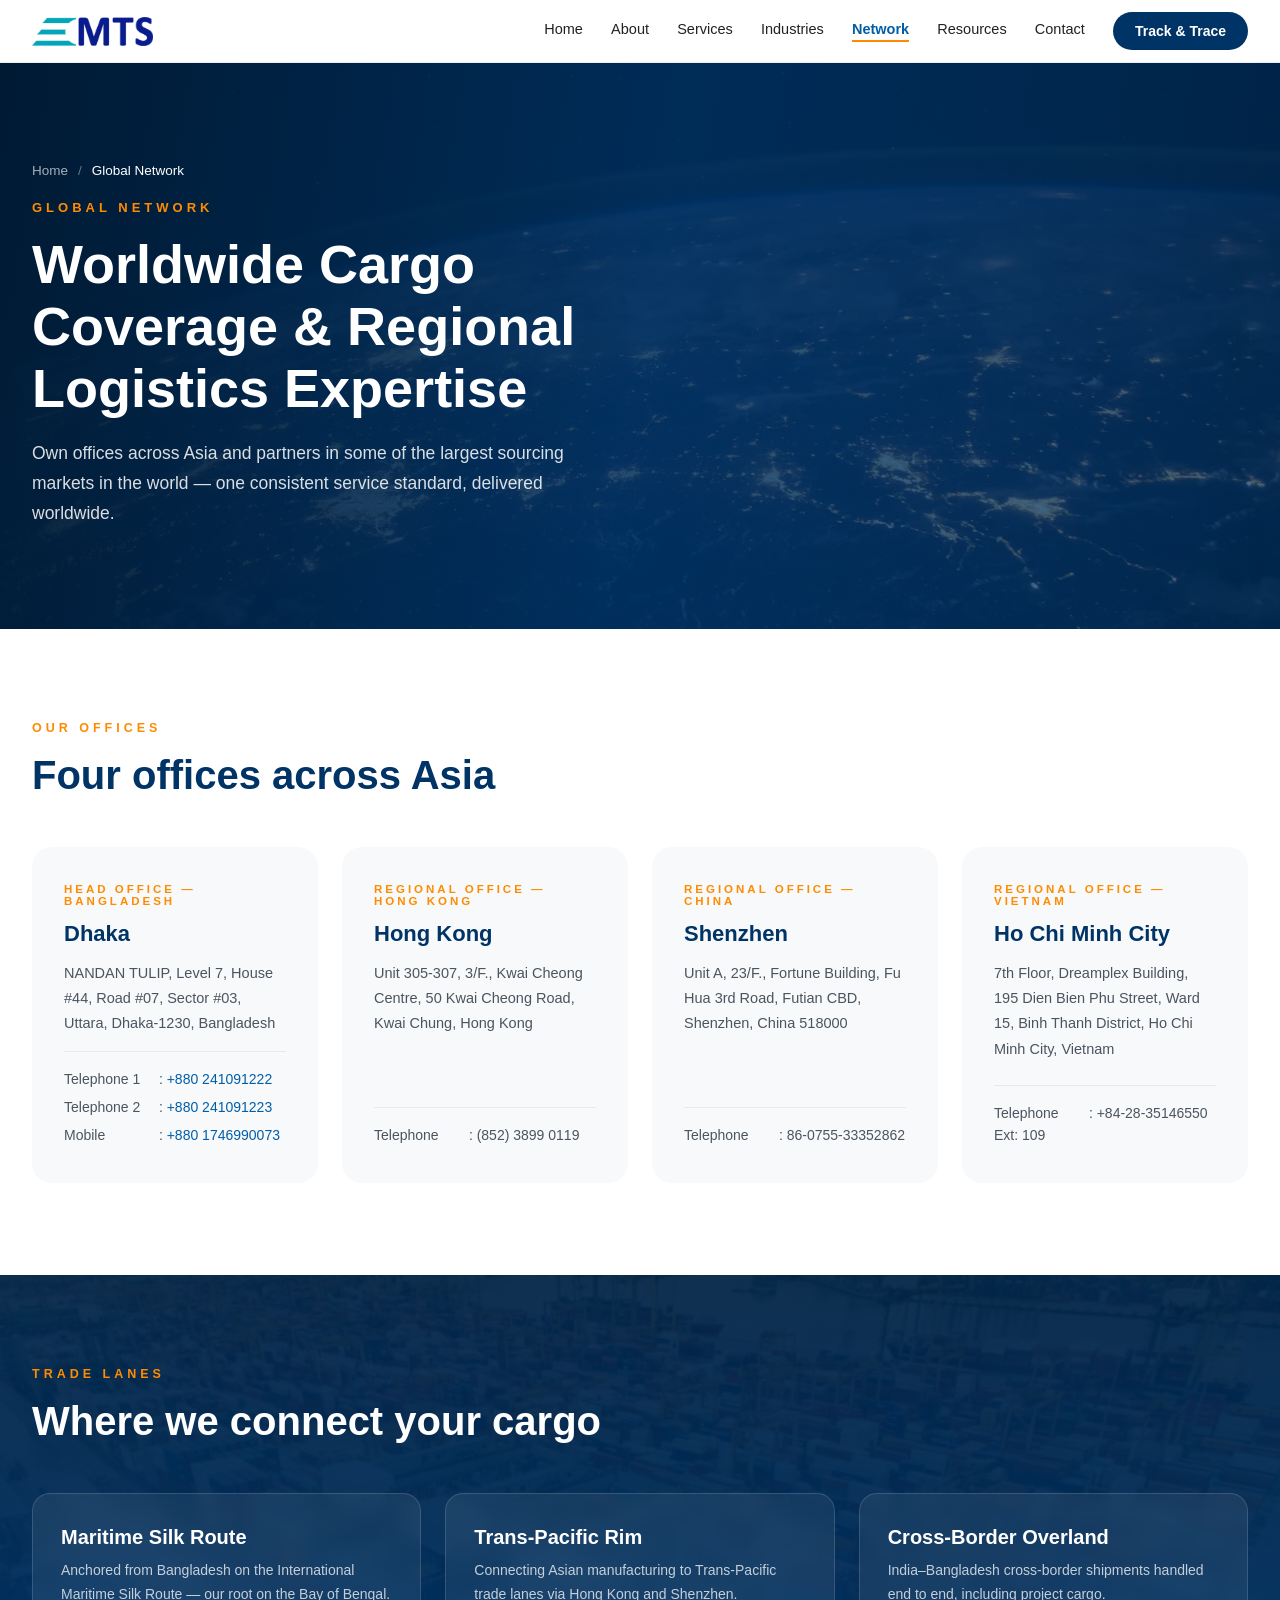
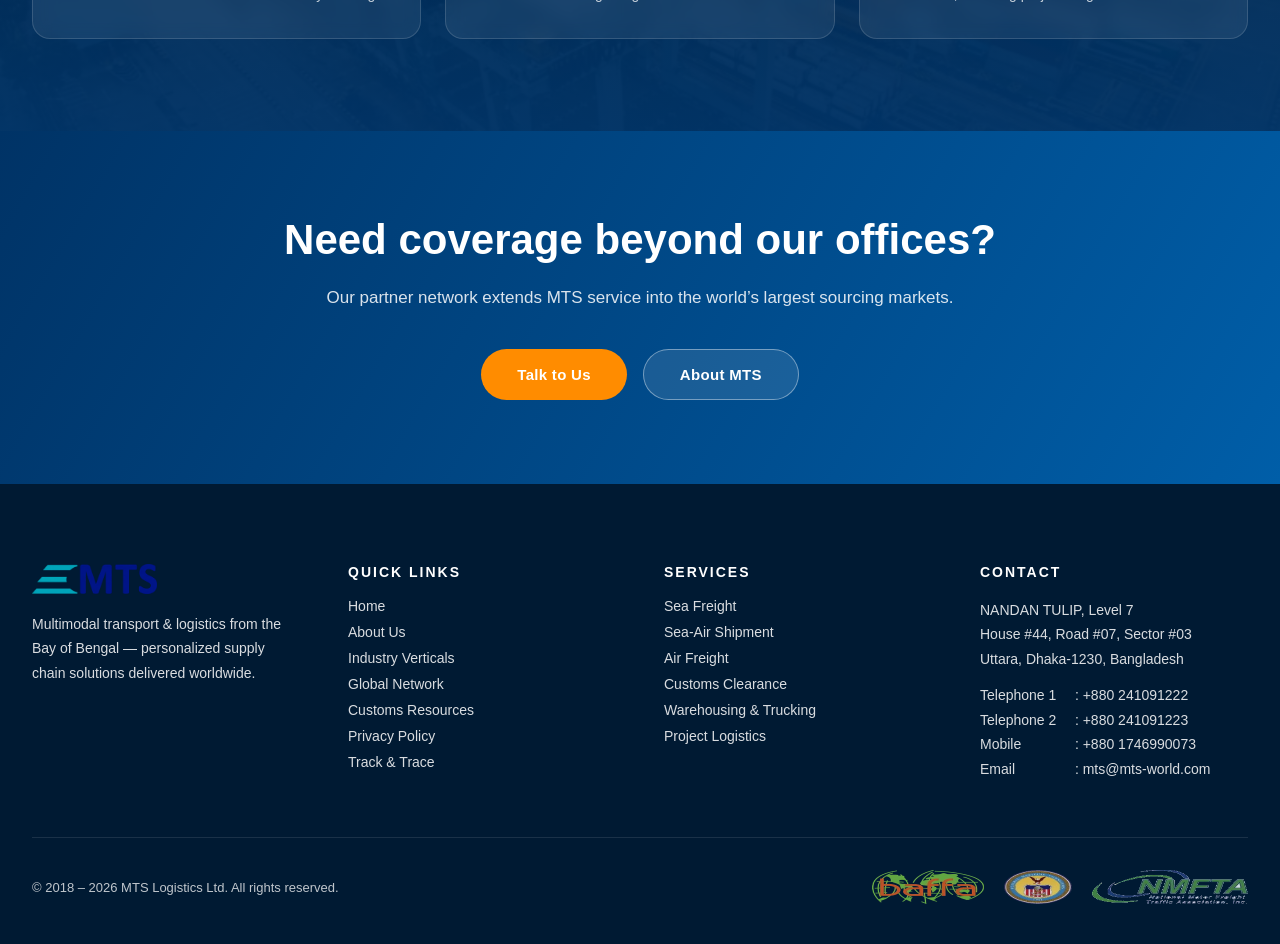
<file: network.html>
<!DOCTYPE html>
<html lang="en">
<head>
  <meta charset="utf-8">
  <meta name="viewport" content="width=device-width, initial-scale=1">
  <title>Global Logistics Network &amp; Offices | MTS Logistics</title>
  <meta name="description" content="Explore the MTS Logistics global network: head office in Dhaka, Bangladesh, regional offices in Hong Kong, Shenzhen, and Vietnam, plus worldwide partner agents.">
  <link rel="canonical" href="https://www.mts-world.com/network.html">
  <meta property="og:title" content="Global Logistics Network &amp; Offices | MTS Logistics">
  <meta property="og:description" content="Explore the MTS Logistics global network: head office in Dhaka, Bangladesh, regional offices in Hong Kong, Shenzhen, and Vietnam, plus worldwide partner agents.">
  <meta property="og:type" content="website">
  <meta property="og:site_name" content="MTS Logistics Ltd.">
  <meta property="og:locale" content="en_US">
  <meta property="og:url" content="https://www.mts-world.com/network.html">
  <meta property="og:image" content="https://www.mts-world.com/assets/images/network-globe.webp">
  <meta name="twitter:card" content="summary_large_image">
  <meta name="twitter:title" content="Global Logistics Network &amp; Offices | MTS Logistics">
  <meta name="twitter:description" content="Explore the MTS Logistics global network: head office in Dhaka, Bangladesh, regional offices in Hong Kong, Shenzhen, and Vietnam, plus worldwide partner agents.">
  <meta name="twitter:image" content="https://www.mts-world.com/assets/images/network-globe.webp">
  <meta name="theme-color" content="#003366">
  <link rel="icon" href="favicon.ico?v=20260801" sizes="16x16 32x32 48x48">
  <link rel="icon" type="image/png" sizes="16x16" href="favicon-16x16.png?v=20260801">
  <link rel="icon" type="image/png" sizes="32x32" href="favicon-32x32.png?v=20260801">
  <link rel="icon" type="image/png" sizes="48x48" href="favicon-48x48.png?v=20260801">
  <link rel="apple-touch-icon" sizes="180x180" href="apple-touch-icon.png?v=20260801">
  <link rel="manifest" href="manifest.json?v=20260801">
  <link rel="preload" as="image" href="assets/images/network-globe-1920.webp" imagesrcset="assets/images/network-globe-1280.webp 1280w, assets/images/network-globe-1920.webp 1920w" imagesizes="100vw" fetchpriority="high">
  <link rel="stylesheet" href="assets/css/style.css">
  <link rel="stylesheet" href="assets/css/animations.css">
  <link rel="stylesheet" href="assets/css/responsive.css">
  <script type="application/ld+json">
  {
    "@context": "https://schema.org",
    "@graph": [
      {
        "@type": "Organization",
        "@id": "https://www.mts-world.com/#organization",
        "name": "MTS Logistics Ltd.",
        "url": "https://www.mts-world.com/",
        "logo": "https://www.mts-world.com/assets/images/logos/mts-logo.png"
      },
      {
        "@type": "WebSite",
        "@id": "https://www.mts-world.com/#website",
        "url": "https://www.mts-world.com/",
        "name": "MTS Logistics Ltd.",
        "inLanguage": "en",
        "publisher": {
          "@id": "https://www.mts-world.com/#organization"
        }
      },
      {
        "@type": "WebPage",
        "@id": "https://www.mts-world.com/network.html#webpage",
        "url": "https://www.mts-world.com/network.html",
        "name": "Global Logistics Network & Offices | MTS Logistics",
        "description": "Explore the MTS Logistics global network: head office in Dhaka, Bangladesh, regional offices in Hong Kong, Shenzhen, and Vietnam, plus worldwide partner agents.",
        "isPartOf": {
          "@id": "https://www.mts-world.com/#website"
        },
        "about": {
          "@id": "https://www.mts-world.com/#organization"
        },
        "primaryImageOfPage": "https://www.mts-world.com/assets/images/network-globe.webp",
        "inLanguage": "en",
        "breadcrumb": {
          "@id": "https://www.mts-world.com/network.html#breadcrumb"
        },
        "dateModified": "2026-09-03"
      },
      {
        "@type": "BreadcrumbList",
        "@id": "https://www.mts-world.com/network.html#breadcrumb",
        "itemListElement": [
          {
            "@type": "ListItem",
            "position": 1,
            "name": "Home",
            "item": "https://www.mts-world.com/"
          },
          {
            "@type": "ListItem",
            "position": 2,
            "name": "Global Network",
            "item": "https://www.mts-world.com/network.html"
          }
        ]
      }
    ]
  }
  </script>
</head>
<body id="top">
  <a class="skip-link" href="#main">Skip to main content</a>
  <header class="site-header">
    <nav class="nav" aria-label="Main navigation">
      <a href="index.html" class="brand" aria-label="MTS Logistics home">
        <img width="320" height="77" src="assets/images/logos/mts-logo-320.webp" srcset="assets/images/logos/mts-logo-320.webp 320w, assets/images/logos/mts-logo-480.webp 480w" sizes="135px" decoding="async" alt="MTS Logistics" class="brand-logo">
      </a>
      <button class="nav-toggle" type="button" aria-label="Open navigation menu" aria-expanded="false" aria-controls="primary-nav">
        <span class="nav-toggle-bars" aria-hidden="true"><span></span><span></span><span></span></span>
      </button>
      <div class="nav-links" id="primary-nav">
        <a href="index.html" class="nav-link">Home</a>
        <a href="about.html" class="nav-link">About</a>
        <a href="services.html" class="nav-link">Services</a>
        <a href="industries.html" class="nav-link">Industries</a>
        <a href="#top" class="nav-link active" aria-current="page">Network</a>
        <a href="customs-resources.html" class="nav-link">Resources</a>
        <a href="contact.html" class="nav-link">Contact</a>
        <a href="https://www.track-trace.com/" target="_blank" rel="noopener noreferrer" class="btn-track">Track &amp; Trace</a>
      </div>
    </nav>
  </header>

  <main id="main" tabindex="-1">

  <section class="page-hero page-hero--md" aria-label="Global Network page introduction">
    <img width="2000" height="1331" class="page-hero-bg" src="assets/images/network-globe.webp" srcset="assets/images/network-globe-1280.webp 1280w, assets/images/network-globe-1920.webp 1920w" sizes="100vw" alt="Global trade network and international logistics routes">
    <div class="page-hero-overlay"></div>
    <div class="page-hero-content">
      <nav class="breadcrumb" aria-label="Breadcrumb">
        <a href="index.html">Home</a>
        <span class="sep" aria-hidden="true">/</span>
        <span class="current">Global Network</span>
      </nav>
      <p class="page-hero-kicker">Global Network</p>
      <h1 class="page-hero-title">Worldwide Cargo Coverage &amp; Regional Logistics Expertise</h1>
      <p class="page-hero-sub">Own offices across Asia and partners in some of the largest sourcing markets in the world — one consistent service standard, delivered worldwide.</p>
    </div>
  </section>

  <section class="section bg-white">
    <div class="container" data-reveal>
      <div class="section-head">
        <p class="kicker">Our Offices</p>
        <h2 class="section-title">Four offices across Asia</h2>
      </div>
      <div class="grid grid-280">
        <article class="office-card">
          <p class="tag">Head Office — Bangladesh</p>
          <h3>Dhaka</h3>
          <p class="address">NANDAN TULIP, Level 7, House #44, Road #07, Sector #03, Uttara, Dhaka-1230, Bangladesh</p>
          <div class="meta">
            <span><span class="ci-label">Telephone 1</span> : <a href="tel:+880241091222">+880 241091222</a></span>
            <span><span class="ci-label">Telephone 2</span> : <a href="tel:+880241091223">+880 241091223</a></span>
            <span><span class="ci-label">Mobile</span> : <a href="tel:+8801746990073">+880 1746990073</a></span>
          </div>
        </article>
        <article class="office-card">
          <p class="tag">Regional Office — Hong Kong</p>
          <h3>Hong Kong</h3>
          <p class="address">Unit 305-307, 3/F., Kwai Cheong Centre, 50 Kwai Cheong Road, Kwai Chung, Hong Kong</p>
          <div class="meta">
            <span><span class="ci-label">Telephone</span> : (852) 3899 0119</span>
          </div>
        </article>
        <article class="office-card">
          <p class="tag">Regional Office — China</p>
          <h3>Shenzhen</h3>
          <p class="address">Unit A, 23/F., Fortune Building, Fu Hua 3rd Road, Futian CBD, Shenzhen, China 518000</p>
          <div class="meta">
            <span><span class="ci-label">Telephone</span> : 86-0755-33352862</span>
          </div>
        </article>
        <article class="office-card">
          <p class="tag">Regional Office — Vietnam</p>
          <h3>Ho Chi Minh City</h3>
          <p class="address">7th Floor, Dreamplex Building, 195 Dien Bien Phu Street, Ward 15, Binh Thanh District, Ho Chi Minh City, Vietnam</p>
          <div class="meta">
            <span><span class="ci-label">Telephone</span> : +84-28-35146550 Ext: 109</span>
          </div>
        </article>
      </div>
    </div>
  </section>

  <section class="section dark-photo-section">
    <img width="2000" height="1334" class="backdrop backdrop--dim" src="assets/images/sea-freight.webp" srcset="assets/images/sea-freight-480.webp 480w, assets/images/sea-freight-800.webp 800w, assets/images/sea-freight-1280.webp 1280w" sizes="(max-width: 900px) 100vw, 620px" alt="" aria-hidden="true" loading="lazy">
    <div class="shade"></div>
    <div class="container inner" data-reveal>
      <div class="section-head">
        <p class="kicker">Trade Lanes</p>
        <h2 class="section-title on-dark">Where we connect your cargo</h2>
      </div>
      <div class="grid grid-280">
        <div class="glass-card">
          <h3>Maritime Silk Route</h3>
          <p>Anchored from Bangladesh on the International Maritime Silk Route — our root on the Bay of Bengal.</p>
        </div>
        <div class="glass-card">
          <h3>Trans-Pacific Rim</h3>
          <p>Connecting Asian manufacturing to Trans-Pacific trade lanes via Hong Kong and Shenzhen.</p>
        </div>
        <div class="glass-card">
          <h3>Cross-Border Overland</h3>
          <p>India–Bangladesh cross-border shipments handled end to end, including project cargo.</p>
        </div>
      </div>
    </div>
  </section>
  <section class="section--cta bg-gradient">
    <div class="cta-box" data-reveal>
      <h2>Need coverage beyond our offices?</h2>
      <p>Our partner network extends MTS service into the world’s largest sourcing markets.</p>
      <div class="cta-actions">
        <a href="contact.html" class="btn btn-accent">Talk to Us</a>
        <a href="about.html" class="btn btn-ghost">About MTS</a>
      </div>
    </div>
  </section>
  </main>


  <footer class="site-footer">
    <div class="container">
      <div class="footer-grid">
        <div>
          <div class="footer-brand">
            <img width="320" height="77" src="assets/images/logos/mts-logo-320.webp" srcset="assets/images/logos/mts-logo-320.webp 320w, assets/images/logos/mts-logo-480.webp 480w" sizes="135px" decoding="async" loading="lazy" alt="MTS Logistics" class="footer-brand-logo">
          </div>
          <p class="footer-about">Multimodal transport &amp; logistics from the Bay of Bengal — personalized supply chain solutions delivered worldwide.</p>
                  </div>
        <div>
          <h3 class="footer-heading">Quick Links</h3>
          <div class="footer-links">
            <a href="index.html">Home</a>
            <a href="about.html">About Us</a>
            <a href="industries.html">Industry Verticals</a>
            <a href="network.html">Global Network</a>
            <a href="customs-resources.html">Customs Resources</a>
            <a href="privacy.html">Privacy Policy</a>
            <a href="https://www.track-trace.com/" target="_blank" rel="noopener noreferrer">Track &amp; Trace</a>
          </div>
        </div>
        <div>
          <h3 class="footer-heading">Services</h3>
          <div class="footer-links">
            <a href="services.html#sea-freight">Sea Freight</a>
            <a href="services.html#sea-air">Sea-Air Shipment</a>
            <a href="services.html#air-freight">Air Freight</a>
            <a href="services.html#customs">Customs Clearance</a>
            <a href="services.html#warehousing">Warehousing &amp; Trucking</a>
            <a href="services.html#project">Project Logistics</a>
          </div>
        </div>
        <div class="footer-contact">
          <h3 class="footer-heading">Contact</h3>
          <p>NANDAN TULIP, Level 7<br>House #44, Road #07, Sector #03<br>Uttara, Dhaka-1230, Bangladesh</p>
          <p><span class="ci-label">Telephone 1</span> : <a href="tel:+880241091222">+880 241091222</a><br><span class="ci-label">Telephone 2</span> : <a href="tel:+880241091223">+880 241091223</a><br><span class="ci-label">Mobile</span> : <a href="tel:+8801746990073">+880 1746990073</a><br><span class="ci-label">Email</span> : <a href="mailto:mts@mts-world.com">mts@mts-world.com</a></p>
        </div>
      </div>
      <div class="footer-bottom">
        <p class="copyright">© 2018 – <span id="current-year"></span> MTS Logistics Ltd. All rights reserved.</p>
        <div class="footer-badges">
          <img width="112" height="68" src="assets/images/logos/logo-sm-baffta-2x.webp" alt="BAFFA — Bangladesh Freight Forwarders Association" loading="lazy">
          <img width="68" height="68" src="assets/images/logos/logo-sm-fmc-2x.webp" alt="U.S. Federal Maritime Commission" loading="lazy">
          <img width="156" height="68" src="assets/images/logos/logo-sm-namfta-2x.webp" alt="NAMFTA — National Motor Freight Association Inc, USA" loading="lazy">
        </div>
      </div>
    </div>
  </footer>


  <script src="assets/js/main.js" defer></script>
</body>
</html>
</file>
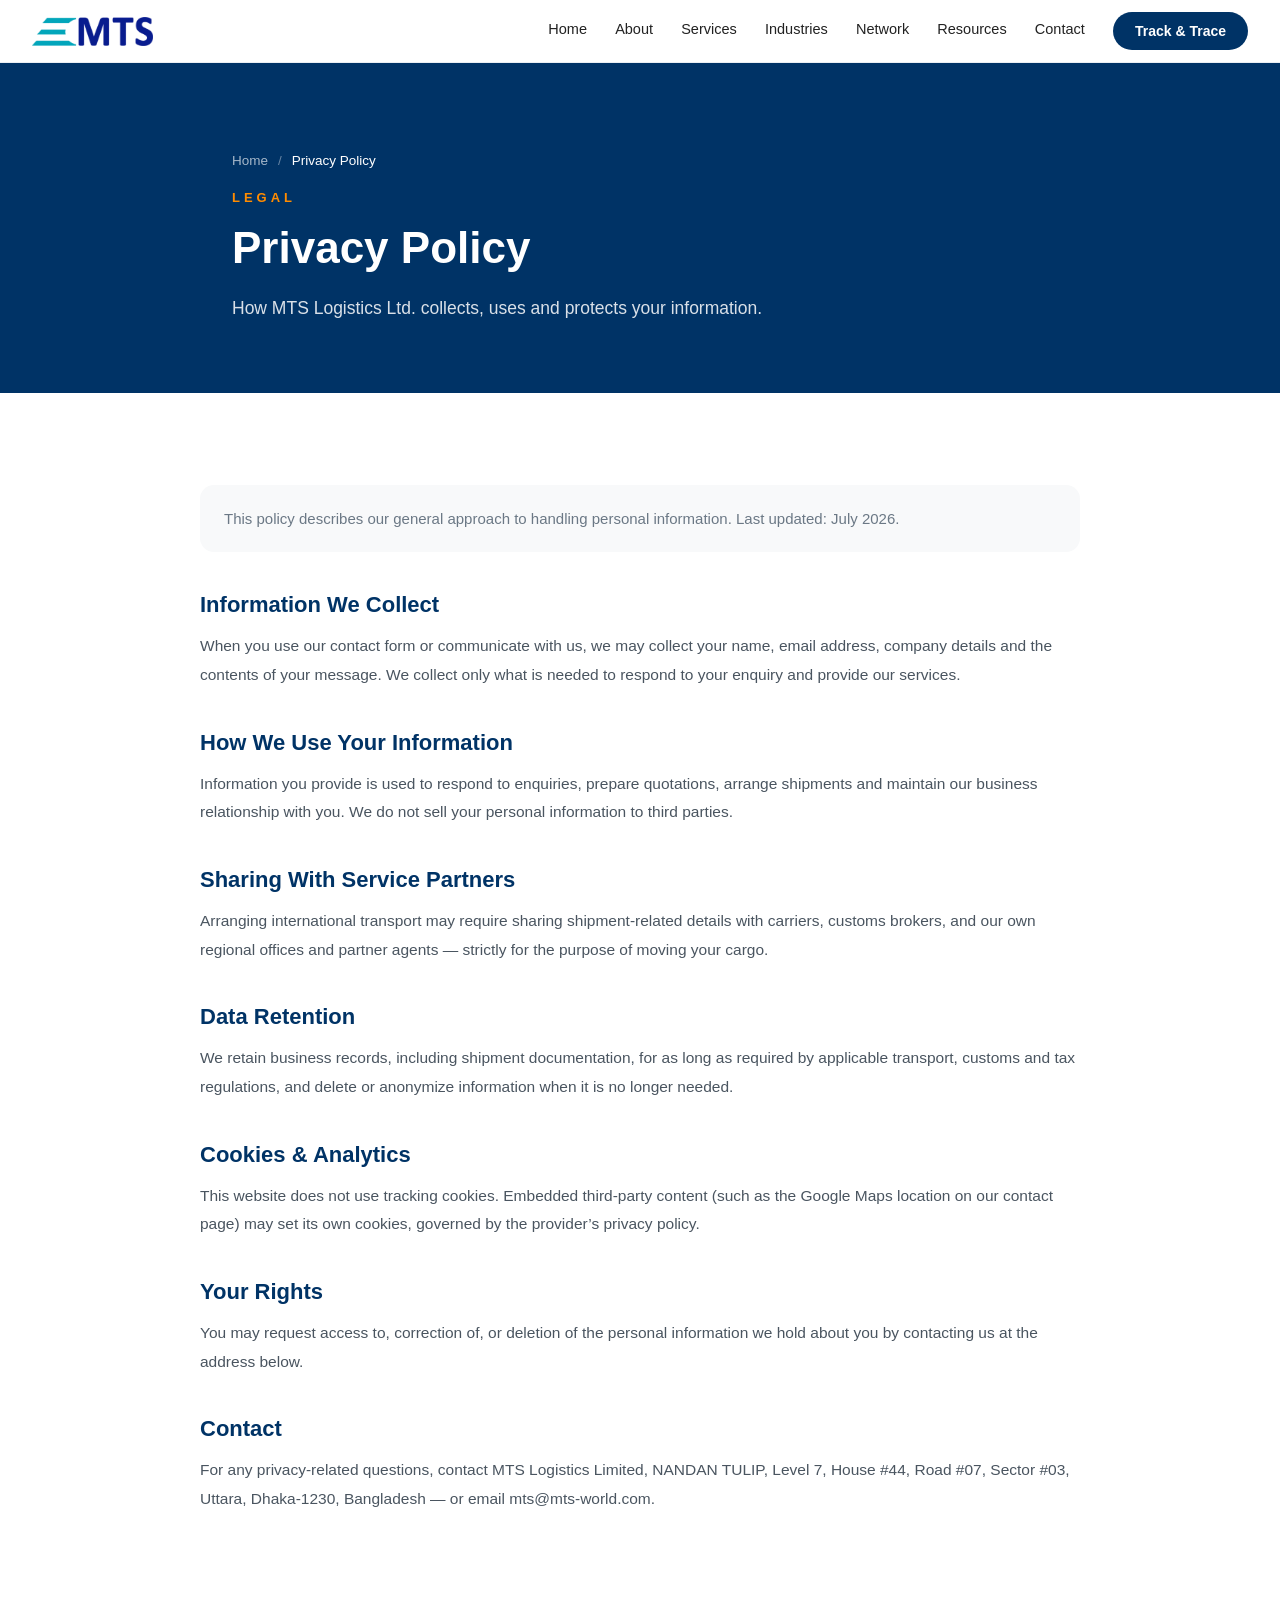
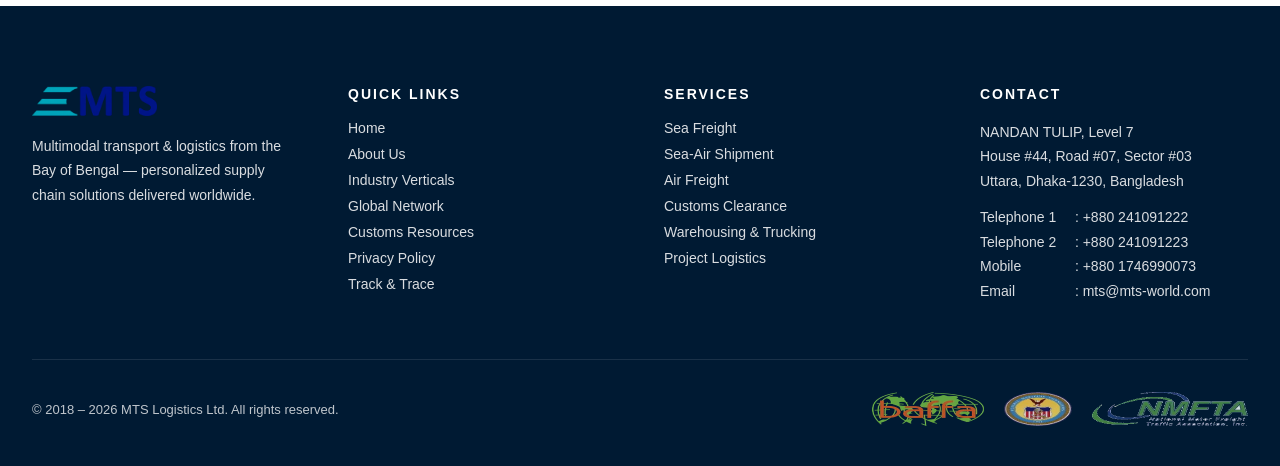
<file: privacy.html>
<!DOCTYPE html>
<html lang="en">
<head>
  <meta charset="utf-8">
  <meta name="viewport" content="width=device-width, initial-scale=1">
  <title>Privacy Policy | MTS Logistics Bangladesh</title>
  <meta name="description" content="Privacy policy for MTS Logistics Ltd. Learn how we handle customer data, quotation requests, communication records, and ensure information security.">
  <link rel="canonical" href="https://www.mts-world.com/privacy.html">
  <meta property="og:title" content="Privacy Policy | MTS Logistics Bangladesh">
  <meta property="og:description" content="Privacy policy for MTS Logistics Ltd. Learn how we handle customer data, quotation requests, communication records, and ensure information security.">
  <meta property="og:type" content="website">
  <meta property="og:site_name" content="MTS Logistics Ltd.">
  <meta property="og:locale" content="en_US">
  <meta property="og:url" content="https://www.mts-world.com/privacy.html">
  <meta property="og:image" content="https://www.mts-world.com/assets/images/sea-freight.webp">
  <meta name="twitter:card" content="summary_large_image">
  <meta name="twitter:title" content="Privacy Policy | MTS Logistics Bangladesh">
  <meta name="twitter:description" content="Privacy policy for MTS Logistics Ltd. Learn how we handle customer data, quotation requests, communication records, and ensure information security.">
  <meta name="twitter:image" content="https://www.mts-world.com/assets/images/sea-freight.webp">
  <meta name="theme-color" content="#003366">
  <link rel="icon" href="favicon.ico?v=20260801" sizes="16x16 32x32 48x48">
  <link rel="icon" type="image/png" sizes="16x16" href="favicon-16x16.png?v=20260801">
  <link rel="icon" type="image/png" sizes="32x32" href="favicon-32x32.png?v=20260801">
  <link rel="icon" type="image/png" sizes="48x48" href="favicon-48x48.png?v=20260801">
  <link rel="apple-touch-icon" sizes="180x180" href="apple-touch-icon.png?v=20260801">
  <link rel="manifest" href="manifest.json?v=20260801">
  <link rel="stylesheet" href="assets/css/style.css">
  <link rel="stylesheet" href="assets/css/animations.css">
  <link rel="stylesheet" href="assets/css/responsive.css">
  <script type="application/ld+json">
  {
    "@context": "https://schema.org",
    "@graph": [
      {
        "@type": "Organization",
        "@id": "https://www.mts-world.com/#organization",
        "name": "MTS Logistics Ltd.",
        "url": "https://www.mts-world.com/",
        "logo": "https://www.mts-world.com/assets/images/logos/mts-logo.png"
      },
      {
        "@type": "WebSite",
        "@id": "https://www.mts-world.com/#website",
        "url": "https://www.mts-world.com/",
        "name": "MTS Logistics Ltd.",
        "inLanguage": "en",
        "publisher": {
          "@id": "https://www.mts-world.com/#organization"
        }
      },
      {
        "@type": "WebPage",
        "@id": "https://www.mts-world.com/privacy.html#webpage",
        "url": "https://www.mts-world.com/privacy.html",
        "name": "Privacy Policy | MTS Logistics Bangladesh",
        "description": "Privacy policy for MTS Logistics Ltd. Learn how we handle customer data, quotation requests, communication records, and ensure information security.",
        "isPartOf": {
          "@id": "https://www.mts-world.com/#website"
        },
        "about": {
          "@id": "https://www.mts-world.com/#organization"
        },
        "primaryImageOfPage": "https://www.mts-world.com/assets/images/sea-freight.webp",
        "inLanguage": "en",
        "breadcrumb": {
          "@id": "https://www.mts-world.com/privacy.html#breadcrumb"
        },
        "dateModified": "2026-09-03"
      },
      {
        "@type": "BreadcrumbList",
        "@id": "https://www.mts-world.com/privacy.html#breadcrumb",
        "itemListElement": [
          {
            "@type": "ListItem",
            "position": 1,
            "name": "Home",
            "item": "https://www.mts-world.com/"
          },
          {
            "@type": "ListItem",
            "position": 2,
            "name": "Privacy Policy",
            "item": "https://www.mts-world.com/privacy.html"
          }
        ]
      }
    ]
  }
  </script>
</head>
<body id="top">
  <a class="skip-link" href="#main">Skip to main content</a>
  <header class="site-header">
    <nav class="nav" aria-label="Main navigation">
      <a href="index.html" class="brand" aria-label="MTS Logistics home">
        <img width="320" height="77" src="assets/images/logos/mts-logo-320.webp" srcset="assets/images/logos/mts-logo-320.webp 320w, assets/images/logos/mts-logo-480.webp 480w" sizes="135px" decoding="async" alt="MTS Logistics" class="brand-logo">
      </a>
      <button class="nav-toggle" type="button" aria-label="Open navigation menu" aria-expanded="false" aria-controls="primary-nav">
        <span class="nav-toggle-bars" aria-hidden="true"><span></span><span></span><span></span></span>
      </button>
      <div class="nav-links" id="primary-nav">
        <a href="index.html" class="nav-link">Home</a>
        <a href="about.html" class="nav-link">About</a>
        <a href="services.html" class="nav-link">Services</a>
        <a href="industries.html" class="nav-link">Industries</a>
        <a href="network.html" class="nav-link">Network</a>
        <a href="customs-resources.html" class="nav-link">Resources</a>
        <a href="contact.html" class="nav-link">Contact</a>
        <a href="https://www.track-trace.com/" target="_blank" rel="noopener noreferrer" class="btn-track">Track &amp; Trace</a>
      </div>
    </nav>
  </header>

  <main id="main" tabindex="-1">

  <section class="page-hero page-hero--flat" aria-label="Privacy policy introduction">
    <div class="page-hero-content page-hero-content--narrow">
      <nav class="breadcrumb" aria-label="Breadcrumb">
        <a href="index.html">Home</a>
        <span class="sep" aria-hidden="true">/</span>
        <span class="current">Privacy Policy</span>
      </nav>
      <p class="page-hero-kicker">Legal</p>
      <h1 class="page-hero-title page-hero-title--compact">Privacy Policy</h1>
      <p class="page-hero-sub">How MTS Logistics Ltd. collects, uses and protects your information.</p>
    </div>
  </section>

  <section class="section bg-white">
    <div class="prose">
      <p class="notice">This policy describes our general approach to handling personal information. Last updated: July 2026.</p>
      <div>
        <h2>Information We Collect</h2>
        <p>When you use our contact form or communicate with us, we may collect your name, email address, company details and the contents of your message. We collect only what is needed to respond to your enquiry and provide our services.</p>
      </div>
      <div>
        <h2>How We Use Your Information</h2>
        <p>Information you provide is used to respond to enquiries, prepare quotations, arrange shipments and maintain our business relationship with you. We do not sell your personal information to third parties.</p>
      </div>
      <div>
        <h2>Sharing With Service Partners</h2>
        <p>Arranging international transport may require sharing shipment-related details with carriers, customs brokers, and our own regional offices and partner agents — strictly for the purpose of moving your cargo.</p>
      </div>
      <div>
        <h2>Data Retention</h2>
        <p>We retain business records, including shipment documentation, for as long as required by applicable transport, customs and tax regulations, and delete or anonymize information when it is no longer needed.</p>
      </div>
      <div>
        <h2>Cookies & Analytics</h2>
        <p>This website does not use tracking cookies. Embedded third-party content (such as the Google Maps location on our contact page) may set its own cookies, governed by the provider’s privacy policy.</p>
      </div>
      <div>
        <h2>Your Rights</h2>
        <p>You may request access to, correction of, or deletion of the personal information we hold about you by contacting us at the address below.</p>
      </div>
      <div>
        <h2>Contact</h2>
        <p>For any privacy-related questions, contact MTS Logistics Limited, NANDAN TULIP, Level 7, House #44, Road #07, Sector #03, Uttara, Dhaka-1230, Bangladesh — or email mts@mts-world.com.</p>
      </div>
    </div>
  </section>
  </main>

  <footer class="site-footer">
    <div class="container">
      <div class="footer-grid">
        <div>
          <div class="footer-brand">
            <img width="320" height="77" src="assets/images/logos/mts-logo-320.webp" srcset="assets/images/logos/mts-logo-320.webp 320w, assets/images/logos/mts-logo-480.webp 480w" sizes="135px" decoding="async" loading="lazy" alt="MTS Logistics" class="footer-brand-logo">
          </div>
          <p class="footer-about">Multimodal transport &amp; logistics from the Bay of Bengal — personalized supply chain solutions delivered worldwide.</p>
                  </div>
        <div>
          <h3 class="footer-heading">Quick Links</h3>
          <div class="footer-links">
            <a href="index.html">Home</a>
            <a href="about.html">About Us</a>
            <a href="industries.html">Industry Verticals</a>
            <a href="network.html">Global Network</a>
            <a href="customs-resources.html">Customs Resources</a>
            <a href="privacy.html">Privacy Policy</a>
            <a href="https://www.track-trace.com/" target="_blank" rel="noopener noreferrer">Track &amp; Trace</a>
          </div>
        </div>
        <div>
          <h3 class="footer-heading">Services</h3>
          <div class="footer-links">
            <a href="services.html#sea-freight">Sea Freight</a>
            <a href="services.html#sea-air">Sea-Air Shipment</a>
            <a href="services.html#air-freight">Air Freight</a>
            <a href="services.html#customs">Customs Clearance</a>
            <a href="services.html#warehousing">Warehousing &amp; Trucking</a>
            <a href="services.html#project">Project Logistics</a>
          </div>
        </div>
        <div class="footer-contact">
          <h3 class="footer-heading">Contact</h3>
          <p>NANDAN TULIP, Level 7<br>House #44, Road #07, Sector #03<br>Uttara, Dhaka-1230, Bangladesh</p>
          <p><span class="ci-label">Telephone 1</span> : <a href="tel:+880241091222">+880 241091222</a><br><span class="ci-label">Telephone 2</span> : <a href="tel:+880241091223">+880 241091223</a><br><span class="ci-label">Mobile</span> : <a href="tel:+8801746990073">+880 1746990073</a><br><span class="ci-label">Email</span> : <a href="mailto:mts@mts-world.com">mts@mts-world.com</a></p>
        </div>
      </div>
      <div class="footer-bottom">
        <p class="copyright">© 2018 – <span id="current-year"></span> MTS Logistics Ltd. All rights reserved.</p>
        <div class="footer-badges">
          <img width="112" height="68" src="assets/images/logos/logo-sm-baffta-2x.webp" alt="BAFFA — Bangladesh Freight Forwarders Association" loading="lazy">
          <img width="68" height="68" src="assets/images/logos/logo-sm-fmc-2x.webp" alt="U.S. Federal Maritime Commission" loading="lazy">
          <img width="156" height="68" src="assets/images/logos/logo-sm-namfta-2x.webp" alt="NAMFTA — National Motor Freight Association Inc, USA" loading="lazy">
        </div>
      </div>
    </div>
  </footer>


  <script src="assets/js/main.js" defer></script>
</body>
</html>
</file>
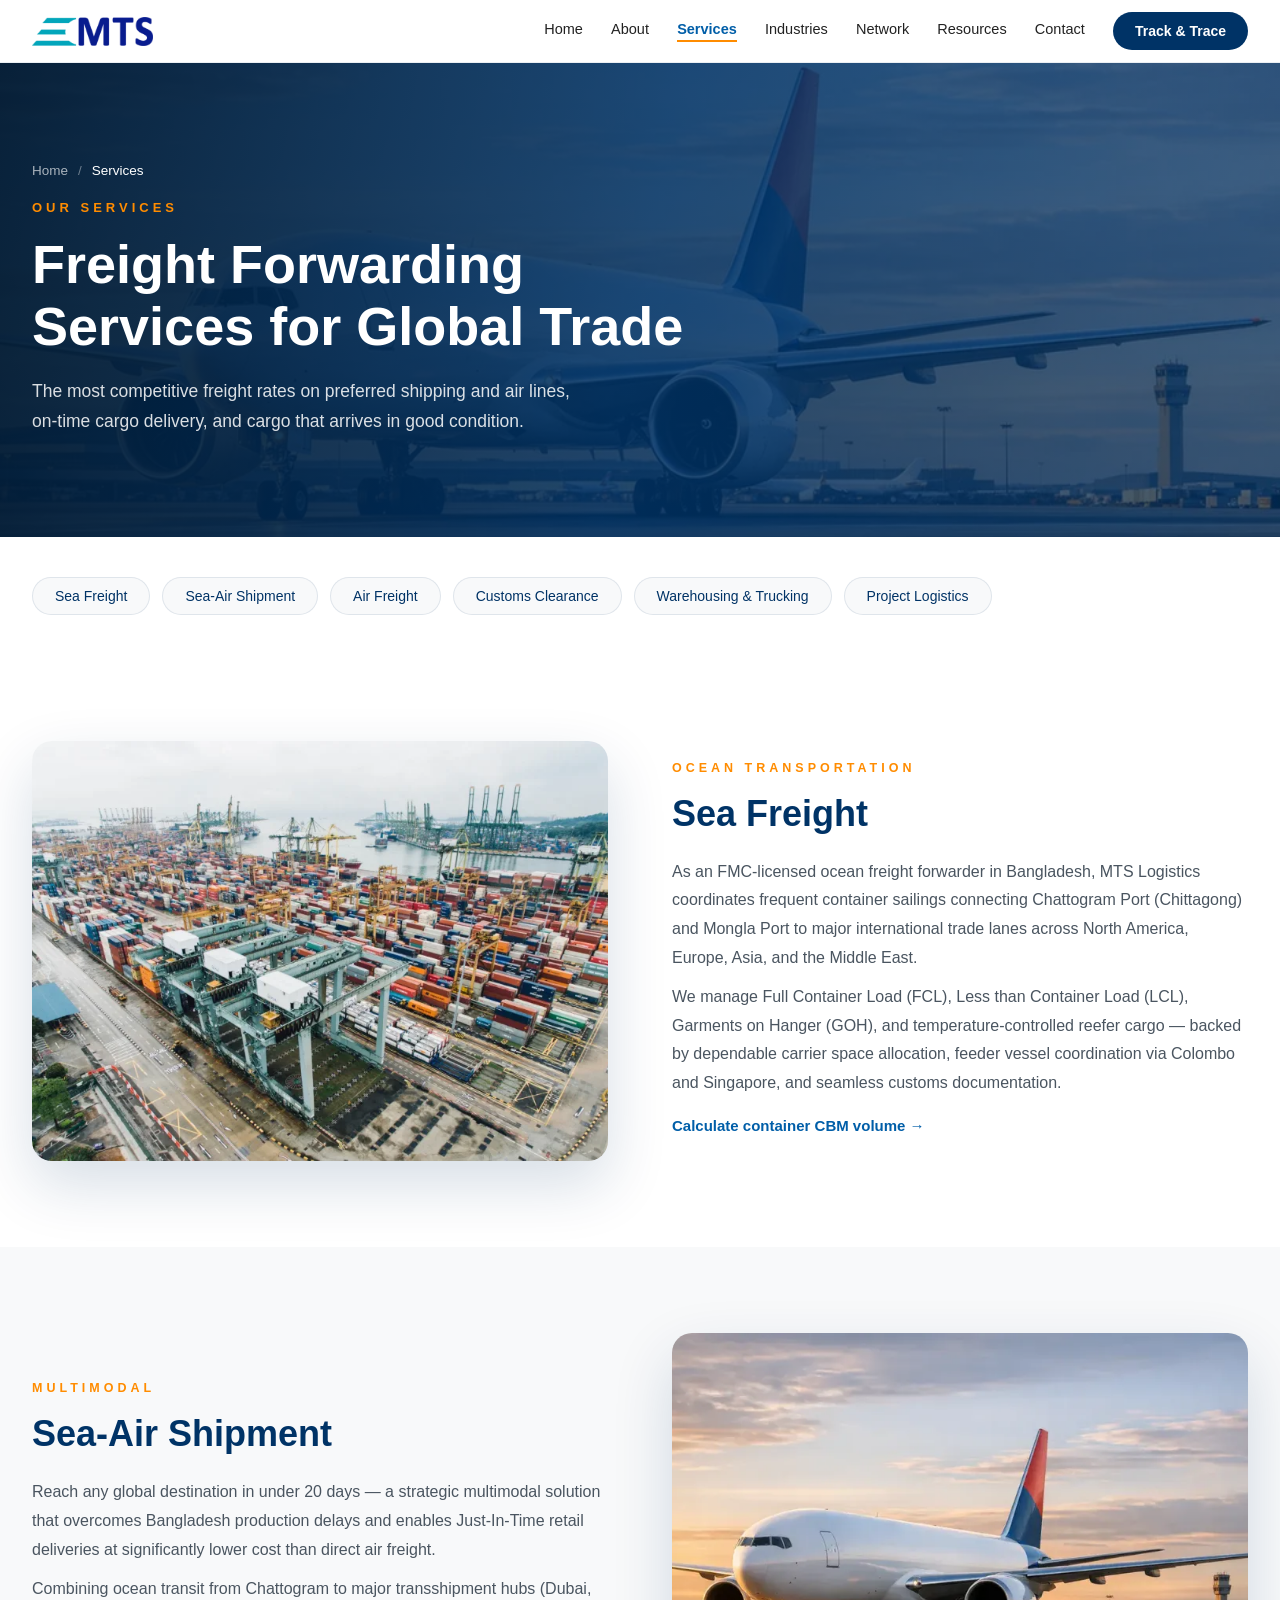
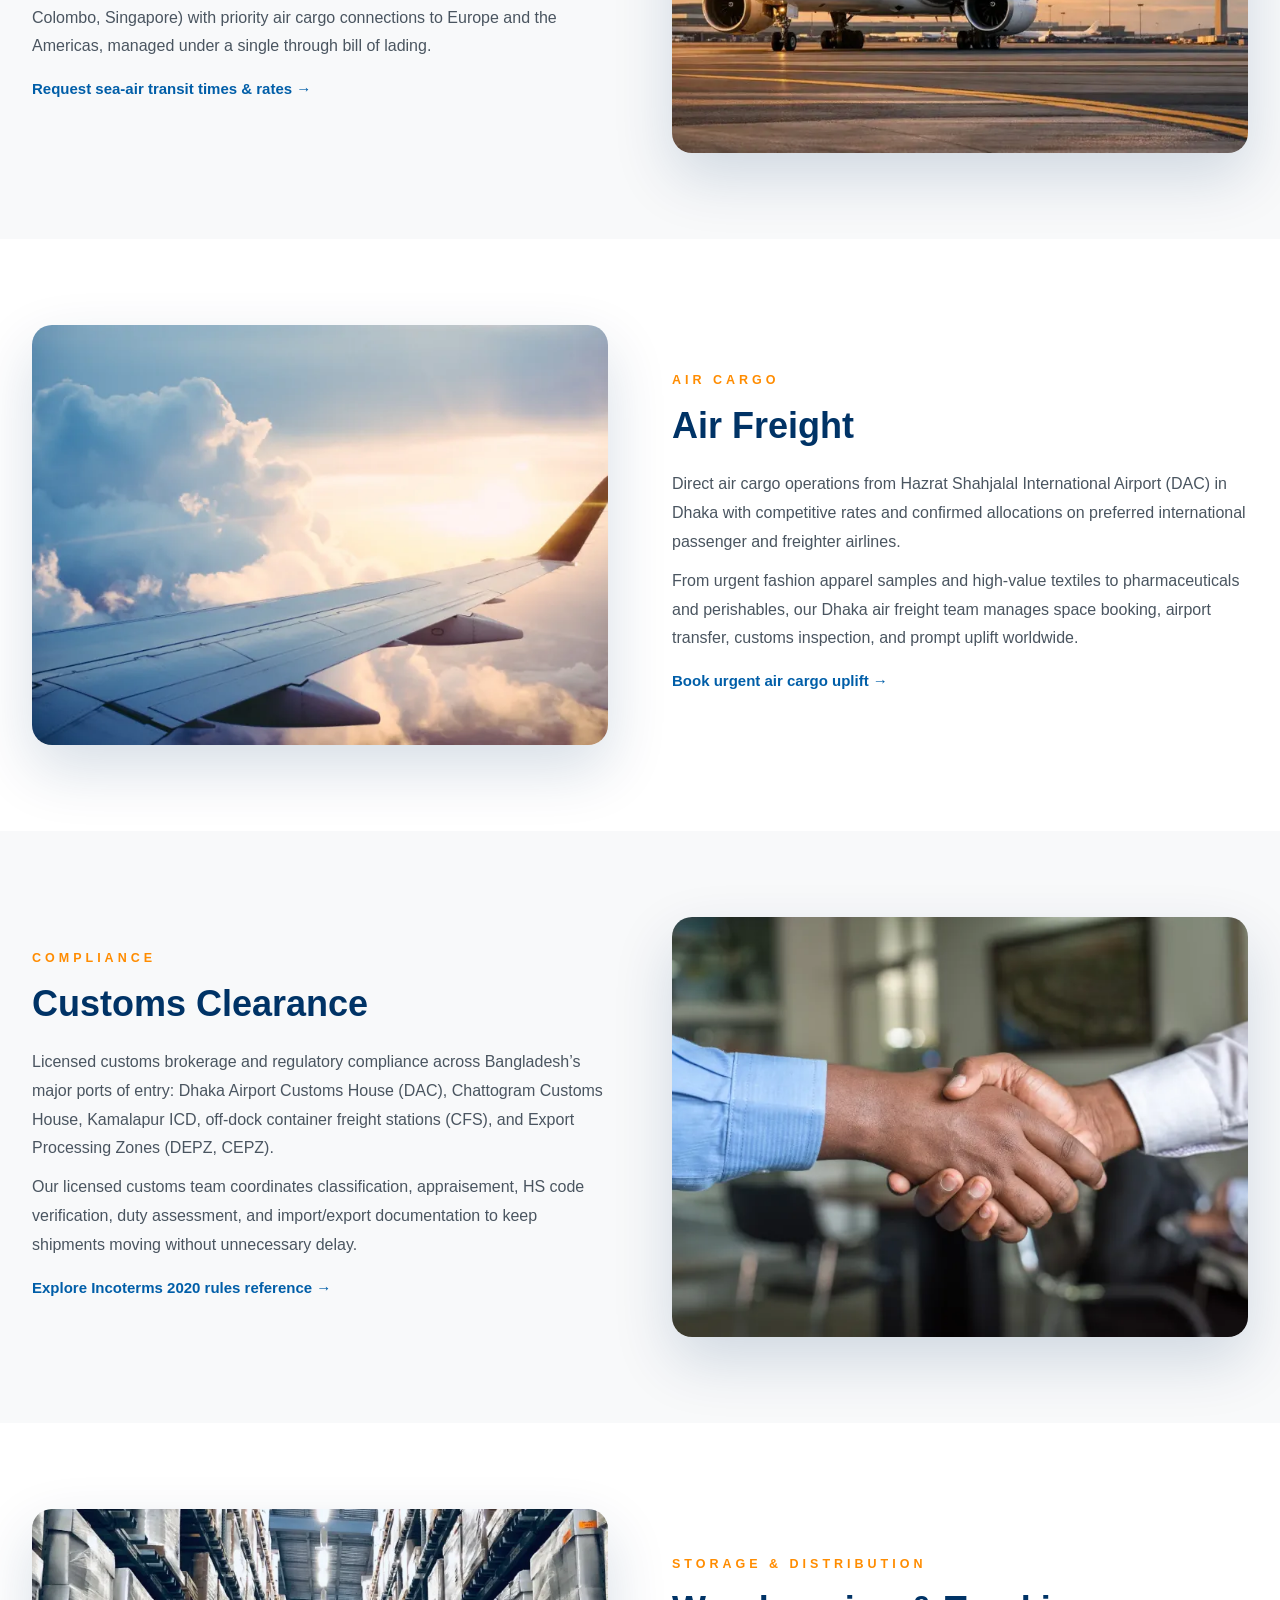
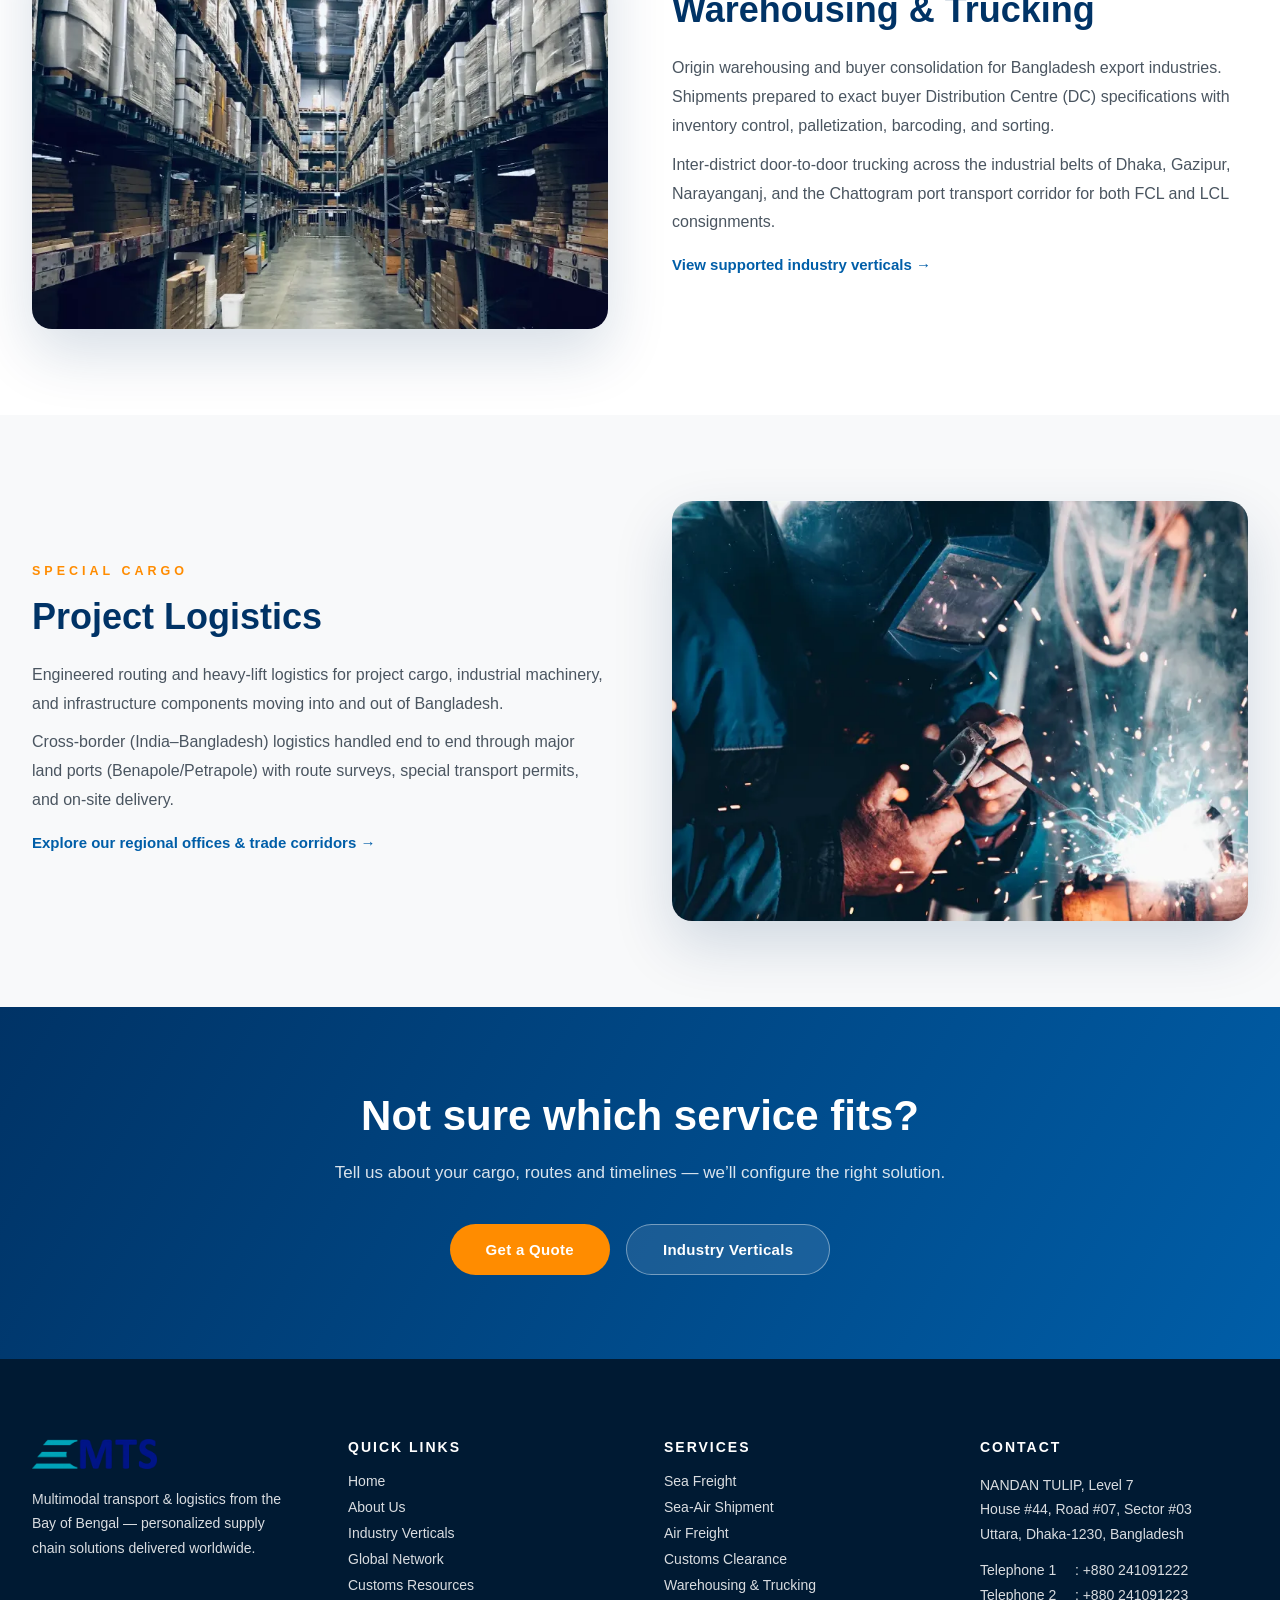
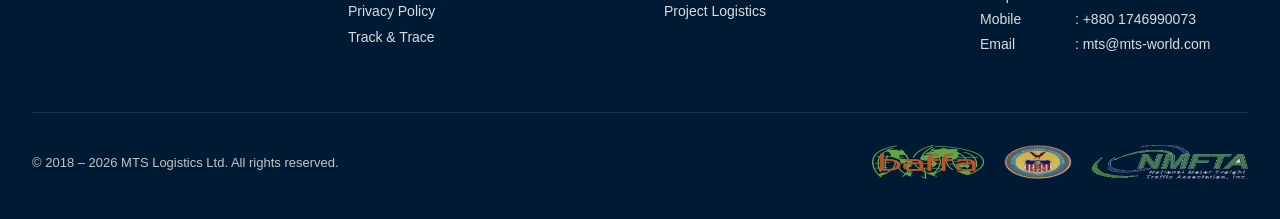
<file: services.html>
<!DOCTYPE html>
<html lang="en">
<head>
  <meta charset="utf-8">
  <meta name="viewport" content="width=device-width, initial-scale=1">
  <title>Freight Forwarding Services | MTS Logistics Bangladesh</title>
  <meta name="description" content="Comprehensive freight forwarding services from Bangladesh: ocean freight, air cargo, sea-air multimodal transport, customs brokerage, and warehousing.">
  <link rel="canonical" href="https://www.mts-world.com/services.html">
  <meta property="og:title" content="Freight Forwarding Services | MTS Logistics Bangladesh">
  <meta property="og:description" content="Comprehensive freight forwarding services from Bangladesh: ocean freight, air cargo, sea-air multimodal transport, customs brokerage, and warehousing.">
  <meta property="og:type" content="website">
  <meta property="og:site_name" content="MTS Logistics Ltd.">
  <meta property="og:locale" content="en_US">
  <meta property="og:url" content="https://www.mts-world.com/services.html">
  <meta property="og:image" content="https://www.mts-world.com/assets/images/sea-air.webp">
  <meta name="twitter:card" content="summary_large_image">
  <meta name="twitter:title" content="Freight Forwarding Services | MTS Logistics Bangladesh">
  <meta name="twitter:description" content="Comprehensive freight forwarding services from Bangladesh: ocean freight, air cargo, sea-air multimodal transport, customs brokerage, and warehousing.">
  <meta name="twitter:image" content="https://www.mts-world.com/assets/images/sea-air.webp">
  <meta name="theme-color" content="#003366">
  <link rel="icon" href="favicon.ico?v=20260801" sizes="16x16 32x32 48x48">
  <link rel="icon" type="image/png" sizes="16x16" href="favicon-16x16.png?v=20260801">
  <link rel="icon" type="image/png" sizes="32x32" href="favicon-32x32.png?v=20260801">
  <link rel="icon" type="image/png" sizes="48x48" href="favicon-48x48.png?v=20260801">
  <link rel="apple-touch-icon" sizes="180x180" href="apple-touch-icon.png?v=20260801">
  <link rel="manifest" href="manifest.json?v=20260801">
  <link rel="preload" as="image" href="assets/images/sea-air-800.webp" imagesrcset="assets/images/sea-air-800.webp 800w, assets/images/sea-air.webp 1000w" imagesizes="100vw" fetchpriority="high">
  <link rel="stylesheet" href="assets/css/style.css">
  <link rel="stylesheet" href="assets/css/animations.css">
  <link rel="stylesheet" href="assets/css/responsive.css">
  <script type="application/ld+json">
  {
    "@context": "https://schema.org",
    "@graph": [
      {
        "@type": "Organization",
        "@id": "https://www.mts-world.com/#organization",
        "name": "MTS Logistics Ltd.",
        "url": "https://www.mts-world.com/",
        "logo": "https://www.mts-world.com/assets/images/logos/mts-logo.png"
      },
      {
        "@type": "WebSite",
        "@id": "https://www.mts-world.com/#website",
        "url": "https://www.mts-world.com/",
        "name": "MTS Logistics Ltd.",
        "inLanguage": "en",
        "publisher": {
          "@id": "https://www.mts-world.com/#organization"
        }
      },
      {
        "@type": "CollectionPage",
        "@id": "https://www.mts-world.com/services.html#webpage",
        "url": "https://www.mts-world.com/services.html",
        "name": "Freight Forwarding Services | MTS Logistics Bangladesh",
        "description": "Comprehensive freight forwarding services from Bangladesh: ocean freight, air cargo, sea-air multimodal transport, customs brokerage, and warehousing.",
        "isPartOf": {
          "@id": "https://www.mts-world.com/#website"
        },
        "about": {
          "@id": "https://www.mts-world.com/#organization"
        },
        "primaryImageOfPage": "https://www.mts-world.com/assets/images/sea-air.webp",
        "inLanguage": "en",
        "breadcrumb": {
          "@id": "https://www.mts-world.com/services.html#breadcrumb"
        },
        "dateModified": "2026-09-03"
      },
      {
        "@type": "BreadcrumbList",
        "@id": "https://www.mts-world.com/services.html#breadcrumb",
        "itemListElement": [
          {
            "@type": "ListItem",
            "position": 1,
            "name": "Home",
            "item": "https://www.mts-world.com/"
          },
          {
            "@type": "ListItem",
            "position": 2,
            "name": "Services",
            "item": "https://www.mts-world.com/services.html"
          }
        ]
      },
      {
        "@type": "Service",
        "@id": "https://www.mts-world.com/services.html#sea-freight",
        "name": "Sea Freight",
        "serviceType": "Ocean freight forwarding",
        "url": "https://www.mts-world.com/services.html#sea-freight",
        "provider": {
          "@id": "https://www.mts-world.com/#organization"
        },
        "areaServed": [
          "Bangladesh",
          "Asia",
          "Middle East",
          "Europe",
          "Americas"
        ],
        "description": "FCL, LCL, GOH (Garments on Hanger) and reefer cargo — matched to your objectives with the right equipment, space allocation and stowage."
      },
      {
        "@type": "Service",
        "@id": "https://www.mts-world.com/services.html#sea-air",
        "name": "Sea-Air Shipment",
        "serviceType": "Sea-air multimodal freight",
        "url": "https://www.mts-world.com/services.html#sea-air",
        "provider": {
          "@id": "https://www.mts-world.com/#organization"
        },
        "areaServed": [
          "Bangladesh",
          "Asia",
          "Middle East",
          "Europe",
          "Americas"
        ],
        "description": "Combined sea and air routing reaching any destination in under 20 days, at significantly lower cost than pure air freight."
      },
      {
        "@type": "Service",
        "@id": "https://www.mts-world.com/services.html#air-freight",
        "name": "Air Freight",
        "serviceType": "Air freight forwarding",
        "url": "https://www.mts-world.com/services.html#air-freight",
        "provider": {
          "@id": "https://www.mts-world.com/#organization"
        },
        "areaServed": [
          "Bangladesh",
          "Asia",
          "Middle East",
          "Europe",
          "Americas"
        ],
        "description": "Competitive rates on preferred airlines with on-time delivery — the fast option when speed and certainty matter."
      },
      {
        "@type": "Service",
        "@id": "https://www.mts-world.com/services.html#customs",
        "name": "Customs Clearance",
        "serviceType": "Customs brokerage",
        "url": "https://www.mts-world.com/services.html#customs",
        "provider": {
          "@id": "https://www.mts-world.com/#organization"
        },
        "areaServed": [
          "Bangladesh",
          "Asia",
          "Middle East",
          "Europe",
          "Americas"
        ],
        "description": "Cargo handling, documentation, appraisement and duty, coordinated with experienced customs brokers."
      },
      {
        "@type": "Service",
        "@id": "https://www.mts-world.com/services.html#warehousing",
        "name": "Warehousing & Trucking",
        "serviceType": "Warehousing and distribution",
        "url": "https://www.mts-world.com/services.html#warehousing",
        "provider": {
          "@id": "https://www.mts-world.com/#organization"
        },
        "areaServed": [
          "Bangladesh",
          "Asia",
          "Middle East",
          "Europe",
          "Americas"
        ],
        "description": "Origin warehousing, buyer-DC-ready shipment preparation and door-to-door trucking — FCL or LCL."
      },
      {
        "@type": "Service",
        "@id": "https://www.mts-world.com/services.html#project",
        "name": "Project Logistics",
        "serviceType": "Project cargo logistics",
        "url": "https://www.mts-world.com/services.html#project",
        "provider": {
          "@id": "https://www.mts-world.com/#organization"
        },
        "areaServed": [
          "Bangladesh",
          "Asia",
          "Middle East",
          "Europe",
          "Americas"
        ],
        "description": "Creative routing for project cargo worldwide, including cross-border India–Bangladesh shipments."
      }
    ]
  }
  </script>
</head>
<body id="top">
  <a class="skip-link" href="#main">Skip to main content</a>
  <header class="site-header">
    <nav class="nav" aria-label="Main navigation">
      <a href="index.html" class="brand" aria-label="MTS Logistics home">
        <img width="320" height="77" src="assets/images/logos/mts-logo-320.webp" srcset="assets/images/logos/mts-logo-320.webp 320w, assets/images/logos/mts-logo-480.webp 480w" sizes="135px" decoding="async" alt="MTS Logistics" class="brand-logo">
      </a>
      <button class="nav-toggle" type="button" aria-label="Open navigation menu" aria-expanded="false" aria-controls="primary-nav">
        <span class="nav-toggle-bars" aria-hidden="true"><span></span><span></span><span></span></span>
      </button>
      <div class="nav-links" id="primary-nav">
        <a href="index.html" class="nav-link">Home</a>
        <a href="about.html" class="nav-link">About</a>
        <a href="#top" class="nav-link active" aria-current="page">Services</a>
        <a href="industries.html" class="nav-link">Industries</a>
        <a href="network.html" class="nav-link">Network</a>
        <a href="customs-resources.html" class="nav-link">Resources</a>
        <a href="contact.html" class="nav-link">Contact</a>
        <a href="https://www.track-trace.com/" target="_blank" rel="noopener noreferrer" class="btn-track">Track &amp; Trace</a>
      </div>
    </nav>
  </header>

  <main id="main" tabindex="-1">

  <section class="page-hero page-hero--md" aria-label="Services page introduction">
    <img width="1000" height="667" class="page-hero-bg" src="assets/images/sea-air.webp" srcset="assets/images/sea-air-800.webp 800w, assets/images/sea-air.webp 1000w" sizes="100vw" alt="Cargo aircraft on the tarmac for multimodal sea-air logistics">
    <div class="page-hero-overlay"></div>
    <div class="page-hero-content">
      <nav class="breadcrumb" aria-label="Breadcrumb">
        <a href="index.html">Home</a>
        <span class="sep" aria-hidden="true">/</span>
        <span class="current">Services</span>
      </nav>
      <p class="page-hero-kicker">Our Services</p>
      <h1 class="page-hero-title">Freight Forwarding Services for Global Trade</h1>
      <p class="page-hero-sub">The most competitive freight rates on preferred shipping and air lines, on-time cargo delivery, and cargo that arrives in good condition.</p>
    </div>
  </section>

  <nav class="section--strip bg-white" style="padding-top: 40px; padding-bottom: 40px;" aria-label="Service quick links">
    <div class="jump-links">
      <a href="#sea-freight" class="jump-link">Sea Freight</a>
      <a href="#sea-air" class="jump-link">Sea-Air Shipment</a>
      <a href="#air-freight" class="jump-link">Air Freight</a>
      <a href="#customs" class="jump-link">Customs Clearance</a>
      <a href="#warehousing" class="jump-link">Warehousing &amp; Trucking</a>
      <a href="#project" class="jump-link">Project Logistics</a>
    </div>
  </nav>

  <section id="sea-freight" class="section--md bg-white">
    <div class="container detail-split" data-reveal>
      <img width="2000" height="1334" class="feature-img feature-img--md" src="assets/images/sea-freight.webp" srcset="assets/images/sea-freight-480.webp 480w, assets/images/sea-freight-800.webp 800w, assets/images/sea-freight-1280.webp 1280w" sizes="(max-width: 900px) 100vw, 620px" alt="International container ship transporting ocean freight cargo across global trade routes" loading="lazy">
      <div>
        <p class="kicker">Ocean Transportation</p>
        <h2 class="section-title section-title--sm" style="margin-bottom: 22px;">Sea Freight</h2>
        <p class="body-copy">As an FMC-licensed ocean freight forwarder in Bangladesh, MTS Logistics coordinates frequent container sailings connecting Chattogram Port (Chittagong) and Mongla Port to major international trade lanes across North America, Europe, Asia, and the Middle East.</p>
        <p class="body-copy" style="margin-bottom: 0;">We manage Full Container Load (FCL), Less than Container Load (LCL), Garments on Hanger (GOH), and temperature-controlled reefer cargo — backed by dependable carrier space allocation, feeder vessel coordination via Colombo and Singapore, and seamless customs documentation.</p>
        <p class="body-copy" style="margin-top: 14px; margin-bottom: 0;"><a href="index.html#tools" class="link-arrow">Calculate container CBM volume →</a></p>
      </div>
    </div>
  </section>

  <section id="sea-air" class="section--md bg-gray">
    <div class="container detail-split detail-split--flip" data-reveal>
      <img width="1000" height="667" class="feature-img feature-img--md" src="assets/images/sea-air.webp" srcset="assets/images/sea-air-480.webp 480w, assets/images/sea-air-800.webp 800w, assets/images/sea-air.webp 1000w" sizes="(max-width: 900px) 100vw, 620px" alt="Commercial cargo freighter aircraft on the airport tarmac for multimodal sea-air logistics" loading="lazy">
      <div>
        <p class="kicker">Multimodal</p>
        <h2 class="section-title section-title--sm" style="margin-bottom: 22px;">Sea-Air Shipment</h2>
        <p class="body-copy">Reach any global destination in under 20 days — a strategic multimodal solution that overcomes Bangladesh production delays and enables Just-In-Time retail deliveries at significantly lower cost than direct air freight.</p>
        <p class="body-copy" style="margin-bottom: 0;">Combining ocean transit from Chattogram to major transshipment hubs (Dubai, Colombo, Singapore) with priority air cargo connections to Europe and the Americas, managed under a single through bill of lading.</p>
        <p class="body-copy" style="margin-top: 14px; margin-bottom: 0;"><a href="contact.html" class="link-arrow">Request sea-air transit times &amp; rates →</a></p>
      </div>
    </div>
  </section>

  <section id="air-freight" class="section--md bg-white">
    <div class="container detail-split" data-reveal>
      <img width="2000" height="1328" class="feature-img feature-img--md" src="assets/images/air-freight.webp" srcset="assets/images/air-freight-480.webp 480w, assets/images/air-freight-800.webp 800w, assets/images/air-freight-1280.webp 1280w" sizes="(max-width: 900px) 100vw, 620px" alt="Commercial air cargo aircraft in flight delivering priority international freight" loading="lazy">
      <div>
        <p class="kicker">Air Cargo</p>
        <h2 class="section-title section-title--sm" style="margin-bottom: 22px;">Air Freight</h2>
        <p class="body-copy">Direct air cargo operations from Hazrat Shahjalal International Airport (DAC) in Dhaka with competitive rates and confirmed allocations on preferred international passenger and freighter airlines.</p>
        <p class="body-copy" style="margin-bottom: 0;">From urgent fashion apparel samples and high-value textiles to pharmaceuticals and perishables, our Dhaka air freight team manages space booking, airport transfer, customs inspection, and prompt uplift worldwide.</p>
        <p class="body-copy" style="margin-top: 14px; margin-bottom: 0;"><a href="contact.html" class="link-arrow">Book urgent air cargo uplift →</a></p>
      </div>
    </div>
  </section>

  <section id="customs" class="section--md bg-gray">
    <div class="container detail-split detail-split--flip" data-reveal>
      <img width="2000" height="1335" class="feature-img feature-img--md" src="assets/images/handshake.webp" srcset="assets/images/handshake-480.webp 480w, assets/images/handshake-800.webp 800w, assets/images/handshake-1280.webp 1280w" sizes="(max-width: 900px) 100vw, 620px" alt="Customs brokerage specialists verifying import export documentation and duty compliance" loading="lazy">
      <div>
        <p class="kicker">Compliance</p>
        <h2 class="section-title section-title--sm" style="margin-bottom: 22px;">Customs Clearance</h2>
        <p class="body-copy">Licensed customs brokerage and regulatory compliance across Bangladesh’s major ports of entry: Dhaka Airport Customs House (DAC), Chattogram Customs House, Kamalapur ICD, off-dock container freight stations (CFS), and Export Processing Zones (DEPZ, CEPZ).</p>
        <p class="body-copy" style="margin-bottom: 0;">Our licensed customs team coordinates classification, appraisement, HS code verification, duty assessment, and import/export documentation to keep shipments moving without unnecessary delay.</p>
        <p class="body-copy" style="margin-top: 14px; margin-bottom: 0;"><a href="customs-resources.html" class="link-arrow">Explore Incoterms 2020 rules reference →</a></p>
      </div>
    </div>
  </section>

  <section id="warehousing" class="section--md bg-white">
    <div class="container detail-split" data-reveal>
      <img width="2000" height="2667" class="feature-img feature-img--md" src="assets/images/warehousing.webp" srcset="assets/images/warehousing-480.webp 480w, assets/images/warehousing-800.webp 800w, assets/images/warehousing-1280.webp 1280w" sizes="(max-width: 900px) 100vw, 620px" alt="Modern warehouse facility with pallet racking and distribution logistics storage" loading="lazy">
      <div>
        <p class="kicker">Storage & Distribution</p>
        <h2 class="section-title section-title--sm" style="margin-bottom: 22px;">Warehousing &amp; Trucking</h2>
        <p class="body-copy">Origin warehousing and buyer consolidation for Bangladesh export industries. Shipments prepared to exact buyer Distribution Centre (DC) specifications with inventory control, palletization, barcoding, and sorting.</p>
        <p class="body-copy" style="margin-bottom: 0;">Inter-district door-to-door trucking across the industrial belts of Dhaka, Gazipur, Narayanganj, and the Chattogram port transport corridor for both FCL and LCL consignments.</p>
        <p class="body-copy" style="margin-top: 14px; margin-bottom: 0;"><a href="industries.html" class="link-arrow">View supported industry verticals →</a></p>
      </div>
    </div>
  </section>

  <section id="project" class="section--md bg-gray">
    <div class="container detail-split detail-split--flip" data-reveal>
      <img width="1400" height="933" class="feature-img feature-img--md" src="assets/images/project-logistics.webp" srcset="assets/images/project-logistics-480.webp 480w, assets/images/project-logistics-800.webp 800w, assets/images/project-logistics-1280.webp 1280w" sizes="(max-width: 900px) 100vw, 620px" alt="Heavy engineering equipment and oversized project cargo transportation" loading="lazy">
      <div>
        <p class="kicker">Special Cargo</p>
        <h2 class="section-title section-title--sm" style="margin-bottom: 22px;">Project Logistics</h2>
        <p class="body-copy">Engineered routing and heavy-lift logistics for project cargo, industrial machinery, and infrastructure components moving into and out of Bangladesh.</p>
        <p class="body-copy" style="margin-bottom: 0;">Cross-border (India–Bangladesh) logistics handled end to end through major land ports (Benapole/Petrapole) with route surveys, special transport permits, and on-site delivery.</p>
        <p class="body-copy" style="margin-top: 14px; margin-bottom: 0;"><a href="network.html" class="link-arrow">Explore our regional offices &amp; trade corridors →</a></p>
      </div>
    </div>
  </section>

  <section class="section--cta bg-gradient">
    <div class="cta-box" data-reveal>
      <h2>Not sure which service fits?</h2>
      <p>Tell us about your cargo, routes and timelines — we’ll configure the right solution.</p>
      <div class="cta-actions">
        <a href="contact.html" class="btn btn-accent">Get a Quote</a>
        <a href="industries.html" class="btn btn-ghost">Industry Verticals</a>
      </div>
    </div>
  </section>
  </main>


  <footer class="site-footer">
    <div class="container">
      <div class="footer-grid">
        <div>
          <div class="footer-brand">
            <img width="320" height="77" src="assets/images/logos/mts-logo-320.webp" srcset="assets/images/logos/mts-logo-320.webp 320w, assets/images/logos/mts-logo-480.webp 480w" sizes="135px" decoding="async" loading="lazy" alt="MTS Logistics" class="footer-brand-logo">
          </div>
          <p class="footer-about">Multimodal transport &amp; logistics from the Bay of Bengal — personalized supply chain solutions delivered worldwide.</p>
                  </div>
        <div>
          <h3 class="footer-heading">Quick Links</h3>
          <div class="footer-links">
            <a href="index.html">Home</a>
            <a href="about.html">About Us</a>
            <a href="industries.html">Industry Verticals</a>
            <a href="network.html">Global Network</a>
            <a href="customs-resources.html">Customs Resources</a>
            <a href="privacy.html">Privacy Policy</a>
            <a href="https://www.track-trace.com/" target="_blank" rel="noopener noreferrer">Track &amp; Trace</a>
          </div>
        </div>
        <div>
          <h3 class="footer-heading">Services</h3>
          <div class="footer-links">
            <a href="services.html#sea-freight">Sea Freight</a>
            <a href="services.html#sea-air">Sea-Air Shipment</a>
            <a href="services.html#air-freight">Air Freight</a>
            <a href="services.html#customs">Customs Clearance</a>
            <a href="services.html#warehousing">Warehousing &amp; Trucking</a>
            <a href="services.html#project">Project Logistics</a>
          </div>
        </div>
        <div class="footer-contact">
          <h3 class="footer-heading">Contact</h3>
          <p>NANDAN TULIP, Level 7<br>House #44, Road #07, Sector #03<br>Uttara, Dhaka-1230, Bangladesh</p>
          <p><span class="ci-label">Telephone 1</span> : <a href="tel:+880241091222">+880 241091222</a><br><span class="ci-label">Telephone 2</span> : <a href="tel:+880241091223">+880 241091223</a><br><span class="ci-label">Mobile</span> : <a href="tel:+8801746990073">+880 1746990073</a><br><span class="ci-label">Email</span> : <a href="mailto:mts@mts-world.com">mts@mts-world.com</a></p>
        </div>
      </div>
      <div class="footer-bottom">
        <p class="copyright">© 2018 – <span id="current-year"></span> MTS Logistics Ltd. All rights reserved.</p>
        <div class="footer-badges">
          <img width="112" height="68" src="assets/images/logos/logo-sm-baffta-2x.webp" alt="BAFFA — Bangladesh Freight Forwarders Association" loading="lazy">
          <img width="68" height="68" src="assets/images/logos/logo-sm-fmc-2x.webp" alt="U.S. Federal Maritime Commission" loading="lazy">
          <img width="156" height="68" src="assets/images/logos/logo-sm-namfta-2x.webp" alt="NAMFTA — National Motor Freight Association Inc, USA" loading="lazy">
        </div>
      </div>
    </div>
  </footer>


  <script src="assets/js/main.js" defer></script>
</body>
</html>
</file>
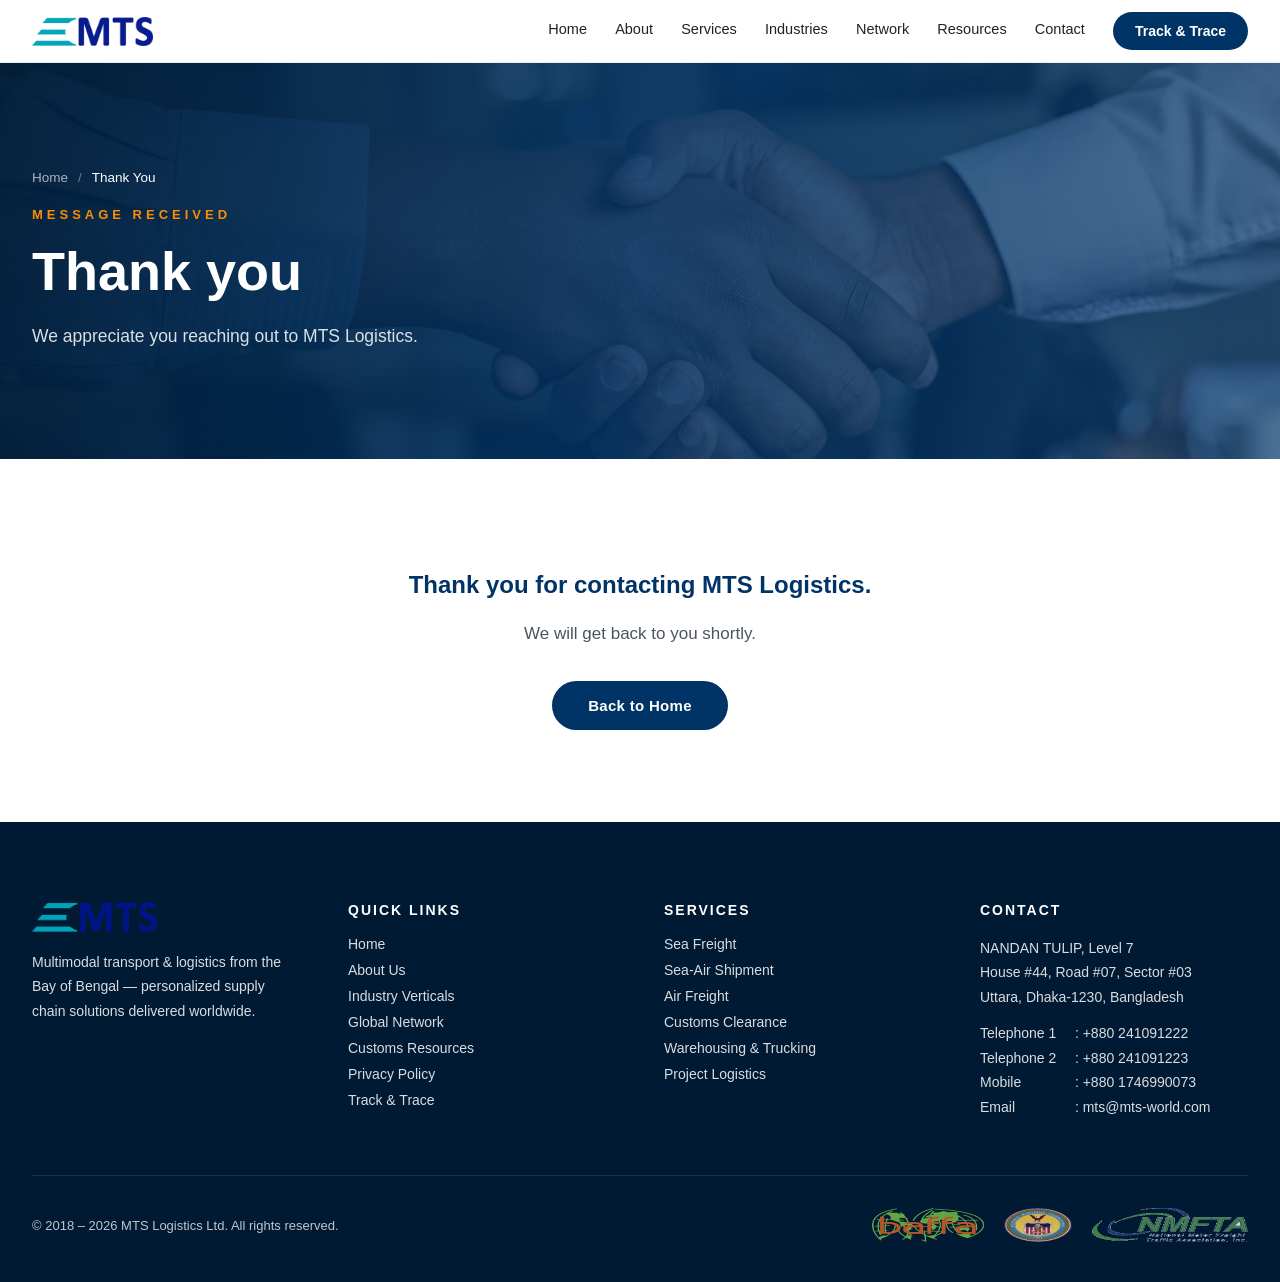
<file: thank-you.html>
<!DOCTYPE html>
<html lang="en">
<head>
  <meta charset="utf-8">
  <meta name="viewport" content="width=device-width, initial-scale=1">
  <title>Thank You | MTS Logistics Ltd.</title>
  <meta name="description" content="Thank you for contacting MTS Logistics Ltd. Your message has been received and our team will respond shortly.">
  <meta name="robots" content="noindex, follow">
  <link rel="canonical" href="https://www.mts-world.com/thank-you.html">
  <meta property="og:title" content="Thank You | MTS Logistics Ltd.">
  <meta property="og:description" content="Thank you for contacting MTS Logistics Ltd. Your message has been received and our team will respond shortly.">
  <meta property="og:type" content="website">
  <meta property="og:site_name" content="MTS Logistics Ltd.">
  <meta property="og:locale" content="en_US">
  <meta property="og:url" content="https://www.mts-world.com/thank-you.html">
  <meta property="og:image" content="https://www.mts-world.com/assets/images/handshake.webp">
  <meta name="twitter:card" content="summary_large_image">
  <meta name="twitter:title" content="Thank You | MTS Logistics Ltd.">
  <meta name="twitter:description" content="Thank you for contacting MTS Logistics Ltd. Your message has been received and our team will respond shortly.">
  <meta name="twitter:image" content="https://www.mts-world.com/assets/images/handshake.webp">
  <meta name="theme-color" content="#003366">
  <link rel="icon" href="favicon.ico?v=20260801" sizes="16x16 32x32 48x48">
  <link rel="icon" type="image/png" sizes="16x16" href="favicon-16x16.png?v=20260801">
  <link rel="icon" type="image/png" sizes="32x32" href="favicon-32x32.png?v=20260801">
  <link rel="icon" type="image/png" sizes="48x48" href="favicon-48x48.png?v=20260801">
  <link rel="apple-touch-icon" sizes="180x180" href="apple-touch-icon.png?v=20260801">
  <link rel="manifest" href="manifest.json?v=20260801">
  <link rel="preload" as="image" href="assets/images/handshake-1280.webp" imagesrcset="assets/images/handshake-800.webp 800w, assets/images/handshake-1280.webp 1280w" imagesizes="100vw" fetchpriority="high">
  <link rel="stylesheet" href="assets/css/style.css">
  <link rel="stylesheet" href="assets/css/animations.css">
  <link rel="stylesheet" href="assets/css/responsive.css">
  <script type="application/ld+json">
  {
    "@context": "https://schema.org",
    "@graph": [
      {
        "@type": "Organization",
        "@id": "https://www.mts-world.com/#organization",
        "name": "MTS Logistics Ltd.",
        "url": "https://www.mts-world.com/",
        "logo": "https://www.mts-world.com/assets/images/logos/mts-logo.png"
      },
      {
        "@type": "WebSite",
        "@id": "https://www.mts-world.com/#website",
        "url": "https://www.mts-world.com/",
        "name": "MTS Logistics Ltd.",
        "inLanguage": "en",
        "publisher": {
          "@id": "https://www.mts-world.com/#organization"
        }
      },
      {
        "@type": "WebPage",
        "@id": "https://www.mts-world.com/thank-you.html#webpage",
        "url": "https://www.mts-world.com/thank-you.html",
        "name": "Thank You — MTS Logistics Ltd.",
        "description": "Thank you for contacting MTS Logistics Ltd. Your message has been received and our team will respond shortly.",
        "isPartOf": {
          "@id": "https://www.mts-world.com/#website"
        },
        "about": {
          "@id": "https://www.mts-world.com/#organization"
        },
        "primaryImageOfPage": "https://www.mts-world.com/assets/images/handshake.webp",
        "inLanguage": "en",
        "breadcrumb": {
          "@id": "https://www.mts-world.com/thank-you.html#breadcrumb"
        },
        "dateModified": "2026-07-23"
      },
      {
        "@type": "BreadcrumbList",
        "@id": "https://www.mts-world.com/thank-you.html#breadcrumb",
        "itemListElement": [
          {
            "@type": "ListItem",
            "position": 1,
            "name": "Home",
            "item": "https://www.mts-world.com/"
          },
          {
            "@type": "ListItem",
            "position": 2,
            "name": "Thank You",
            "item": "https://www.mts-world.com/thank-you.html"
          }
        ]
      }
    ]
  }
  </script>
</head>
<body id="top">
  <a class="skip-link" href="#main">Skip to main content</a>
  <header class="site-header">
    <nav class="nav" aria-label="Main navigation">
      <a href="index.html" class="brand" aria-label="MTS Logistics home">
        <img width="320" height="77" src="assets/images/logos/mts-logo-320.webp" srcset="assets/images/logos/mts-logo-320.webp 320w, assets/images/logos/mts-logo-480.webp 480w" sizes="135px" decoding="async" alt="MTS Logistics" class="brand-logo">
      </a>
      <button class="nav-toggle" type="button" aria-label="Open navigation menu" aria-expanded="false" aria-controls="primary-nav">
        <span class="nav-toggle-bars" aria-hidden="true"><span></span><span></span><span></span></span>
      </button>
      <div class="nav-links" id="primary-nav">
        <a href="index.html" class="nav-link">Home</a>
        <a href="about.html" class="nav-link">About</a>
        <a href="services.html" class="nav-link">Services</a>
        <a href="industries.html" class="nav-link">Industries</a>
        <a href="network.html" class="nav-link">Network</a>
        <a href="customs-resources.html" class="nav-link">Resources</a>
        <a href="contact.html" class="nav-link">Contact</a>
        <a href="https://www.track-trace.com/" target="_blank" rel="noopener noreferrer" class="btn-track">Track &amp; Trace</a>
      </div>
    </nav>
  </header>

  <main id="main" tabindex="-1">

  <section class="page-hero page-hero--sm" aria-label="Thank you">
    <img width="2000" height="1335" class="page-hero-bg" src="assets/images/handshake.webp" srcset="assets/images/handshake-800.webp 800w, assets/images/handshake-1280.webp 1280w" sizes="100vw" alt="Professional handshake across a desk">
    <div class="page-hero-overlay"></div>
    <div class="page-hero-content">
      <nav class="breadcrumb" aria-label="Breadcrumb">
        <a href="index.html">Home</a>
        <span class="sep" aria-hidden="true">/</span>
        <span class="current">Thank You</span>
      </nav>
      <p class="page-hero-kicker">Message Received</p>
      <h1 class="page-hero-title">Thank you</h1>
      <p class="page-hero-sub">We appreciate you reaching out to MTS Logistics.</p>
    </div>
  </section>

  <section class="section bg-white">
    <div class="container" data-reveal style="max-width: 720px; text-align: center;">
      <h2 style="color: var(--navy);">Thank you for contacting MTS Logistics.</h2>
      <p style="font-size: 17px; line-height: 1.75; color: #4a5560;">We will get back to you shortly.</p>
      <div style="margin-top: 32px;">
        <a href="index.html" class="btn btn-navy">Back to Home</a>
      </div>
    </div>
  </section>
  </main>

  <footer class="site-footer">
    <div class="container">
      <div class="footer-grid">
        <div>
          <div class="footer-brand">
            <img width="320" height="77" src="assets/images/logos/mts-logo-320.webp" srcset="assets/images/logos/mts-logo-320.webp 320w, assets/images/logos/mts-logo-480.webp 480w" sizes="135px" decoding="async" loading="lazy" alt="MTS Logistics" class="footer-brand-logo">
          </div>
          <p class="footer-about">Multimodal transport &amp; logistics from the Bay of Bengal — personalized supply chain solutions delivered worldwide.</p>
                  </div>
        <div>
          <h3 class="footer-heading">Quick Links</h3>
          <div class="footer-links">
            <a href="index.html">Home</a>
            <a href="about.html">About Us</a>
            <a href="industries.html">Industry Verticals</a>
            <a href="network.html">Global Network</a>
            <a href="customs-resources.html">Customs Resources</a>
            <a href="privacy.html">Privacy Policy</a>
            <a href="https://www.track-trace.com/" target="_blank" rel="noopener noreferrer">Track &amp; Trace</a>
          </div>
        </div>
        <div>
          <h3 class="footer-heading">Services</h3>
          <div class="footer-links">
            <a href="services.html#sea-freight">Sea Freight</a>
            <a href="services.html#sea-air">Sea-Air Shipment</a>
            <a href="services.html#air-freight">Air Freight</a>
            <a href="services.html#customs">Customs Clearance</a>
            <a href="services.html#warehousing">Warehousing &amp; Trucking</a>
            <a href="services.html#project">Project Logistics</a>
          </div>
        </div>
        <div class="footer-contact">
          <h3 class="footer-heading">Contact</h3>
          <p>NANDAN TULIP, Level 7<br>House #44, Road #07, Sector #03<br>Uttara, Dhaka-1230, Bangladesh</p>
          <p><span class="ci-label">Telephone 1</span> : <a href="tel:+880241091222">+880 241091222</a><br><span class="ci-label">Telephone 2</span> : <a href="tel:+880241091223">+880 241091223</a><br><span class="ci-label">Mobile</span> : <a href="tel:+8801746990073">+880 1746990073</a><br><span class="ci-label">Email</span> : <a href="mailto:mts@mts-world.com">mts@mts-world.com</a></p>
        </div>
      </div>
      <div class="footer-bottom">
        <p class="copyright">© 2018 – <span id="current-year"></span> MTS Logistics Ltd. All rights reserved.</p>
        <div class="footer-badges">
          <img width="112" height="68" src="assets/images/logos/logo-sm-baffta-2x.webp" alt="BAFFA — Bangladesh Freight Forwarders Association" loading="lazy">
          <img width="68" height="68" src="assets/images/logos/logo-sm-fmc-2x.webp" alt="U.S. Federal Maritime Commission" loading="lazy">
          <img width="156" height="68" src="assets/images/logos/logo-sm-namfta-2x.webp" alt="NAMFTA — National Motor Freight Association Inc, USA" loading="lazy">
        </div>
      </div>
    </div>
  </footer>


  <script src="assets/js/main.js" defer></script>
</body>
</html>
</file>
<file: assets/css/style.css>
/* ============================================================
   MTS Logistics Ltd. — style.css
   Base styles, layout, components
   ============================================================ */

/* ---------- Local fonts (optional) ----------
   The site ships with a safe system fallback stack (no network fonts).
   To restore Poppins/Inter offline: download the .woff2 files into
   assets/fonts/ and uncomment:

@font-face { font-family: 'Poppins'; src: url('../fonts/poppins-400.woff2') format('woff2'); font-weight: 400; font-display: swap; }
@font-face { font-family: 'Poppins'; src: url('../fonts/poppins-500.woff2') format('woff2'); font-weight: 500; font-display: swap; }
@font-face { font-family: 'Poppins'; src: url('../fonts/poppins-600.woff2') format('woff2'); font-weight: 600; font-display: swap; }
@font-face { font-family: 'Poppins'; src: url('../fonts/poppins-700.woff2') format('woff2'); font-weight: 700; font-display: swap; }
@font-face { font-family: 'Inter'; src: url('../fonts/inter-400.woff2') format('woff2'); font-weight: 400; font-display: swap; }
@font-face { font-family: 'Inter'; src: url('../fonts/inter-500.woff2') format('woff2'); font-weight: 500; font-display: swap; }
@font-face { font-family: 'Inter'; src: url('../fonts/inter-600.woff2') format('woff2'); font-weight: 600; font-display: swap; }
*/

/* ---------- Tokens ---------- */
:root {
  --navy: #003366;
  --navy-dark: #001a33;
  --blue: #005EA8;
  --orange: #FF8C00;
  --ink: #222222;
  --body: #4a5560;
  --muted: #6b7885;
  --bg: #F8F9FA;
  --white: #ffffff;
  --border: rgba(0, 51, 102, 0.08);
  --border-strong: rgba(0, 51, 102, 0.15);
  --font-head: 'Poppins', 'Segoe UI', 'Helvetica Neue', Helvetica, Arial, sans-serif;
  --font-body: 'Inter', 'Segoe UI', 'Helvetica Neue', Helvetica, Arial, sans-serif;
}

/* ---------- Base ---------- */
* { box-sizing: border-box; }

html { scroll-behavior: smooth; }

body {
  margin: 0;
  background: var(--bg);
  font-family: var(--font-body);
  color: var(--ink);
  -webkit-font-smoothing: antialiased;
}

a { color: var(--blue); text-decoration: none; transition: color 0.25s ease; }
a:hover { color: var(--orange); }

img { max-width: 100%; }

.container { max-width: 1280px; margin: 0 auto; }

/* ---------- Type ---------- */
.kicker {
  margin: 0 0 16px;
  font-family: var(--font-head);
  font-size: 12.5px;
  font-weight: 600;
  letter-spacing: 4px;
  text-transform: uppercase;
  color: var(--orange);
}

.section-title {
  margin: 0;
  font-family: var(--font-head);
  font-weight: 700;
  font-size: clamp(28px, 3.2vw, 40px);
  line-height: 1.2;
  color: var(--navy);
  text-wrap: balance;
}

.section-title--sm { font-size: clamp(26px, 3vw, 36px); line-height: 1.25; }
.section-title--xl {
  font-size: clamp(32px, 3.8vw, 46px);
  line-height: 1.14;
  letter-spacing: -0.6px;
  max-width: 17ch;
}

.lead { margin: 16px 0 0; font-size: 16px; line-height: 1.75; color: var(--body); }

.body-copy { margin: 0 0 16px; font-size: 16px; line-height: 1.8; color: var(--body); }
.body-copy--lg { font-size: 16.5px; }

.on-dark { color: #ffffff; }
.on-dark-sub { color: rgba(255, 255, 255, 0.8); }

/* ---------- Sections ---------- */
.section { padding: 92px 32px; }
.section--md { padding: 86px 32px; }
.section--cta { padding: 84px 32px; }
.section--strip { padding: 72px 32px; }

.bg-white { background: var(--white); }
.bg-gray { background: var(--bg); }
.bg-gradient { background: linear-gradient(120deg, #003366 0%, #005EA8 100%); }

.section-head { max-width: 640px; margin-bottom: 48px; }
.section-head--center { max-width: 720px; margin-left: auto; margin-right: auto; text-align: center; }

/* Wide split header — title left, action right, hairline underneath */
.section-head--split {
  max-width: none;
  display: grid;
  grid-template-columns: minmax(0, 1fr) auto;
  align-items: end;
  gap: 20px 56px;
  margin-bottom: 44px;
  padding-bottom: 28px;
  border-bottom: 1px solid var(--border-strong);
}
.section-head--split .kicker { display: flex; align-items: center; gap: 18px; margin-bottom: 14px; }
.section-head--split .kicker::after {
  content: "";
  flex: none;
  width: 64px;
  height: 1px;
  background: currentColor;
  opacity: 0.5;
}
.section-head-action { justify-self: end; white-space: nowrap; }

/* ---------- Buttons ---------- */
.btn {
  display: inline-flex;
  align-items: center;
  justify-content: center;
  gap: 8px;
  padding: 16px 36px;
  border: none;
  border-radius: 999px;
  font-family: var(--font-head);
  font-weight: 600;
  font-size: 15px;
  letter-spacing: 0.3px;
  cursor: pointer;
  transition: background 0.25s ease, transform 0.25s ease, box-shadow 0.25s ease;
}

.btn-accent { background: var(--orange); color: #ffffff; }
.btn-accent:hover {
  color: #ffffff;
  transform: translateY(-2px);
  box-shadow: 0 12px 28px rgba(255, 140, 0, 0.35);
}

.btn-outline {
  background: transparent;
  border: 1.5px solid var(--border-strong);
  color: var(--navy);
  padding: 14px 30px;
}
.btn-outline:hover {
  background: var(--navy);
  border-color: var(--navy);
  color: #ffffff;
  transform: translateY(-2px);
  box-shadow: 0 12px 26px rgba(0, 51, 102, 0.18);
}
.btn-arrow { display: inline-block; transition: transform 0.25s ease; }
.btn:hover .btn-arrow { transform: translateX(4px); }

.btn-navy { background: var(--navy); color: #ffffff; }
.btn-navy:hover { background: var(--orange); color: #ffffff; transform: translateY(-1px); }

.btn-ghost {
  background: rgba(255, 255, 255, 0.1);
  border: 1px solid rgba(255, 255, 255, 0.4);
  color: #ffffff;
}
.btn-ghost:hover { background: rgba(255, 255, 255, 0.22); color: #ffffff; transform: translateY(-2px); }

.link-arrow {
  display: inline-flex;
  align-items: center;
  gap: 8px;
  font-family: var(--font-head);
  font-weight: 600;
  font-size: 15px;
  color: var(--blue);
}
.link-arrow:hover { color: var(--orange); }

/* ---------- Header / Navigation ---------- */
.site-header {
  position: sticky;
  top: 0;
  z-index: 100;
  background: rgba(255, 255, 255, 0.96);
  -webkit-backdrop-filter: blur(12px);
  backdrop-filter: blur(12px);
  border-bottom: 1px solid var(--border);
  transition: box-shadow 0.3s ease;
}
.site-header.scrolled { box-shadow: 0 8px 24px rgba(0, 51, 102, 0.1); }

.nav {
  max-width: 1280px;
  margin: 0 auto;
  padding: 12px 32px;
  min-height: 52px;
  display: flex;
  flex-wrap: wrap;
  align-items: center;
  justify-content: space-between;
  gap: 12px 24px;
}

.brand { display: flex; align-items: center; text-decoration: none; padding: 4px 20px 4px 0; }
.brand-logo { height: clamp(24px, 5vw, 29px); width: auto; display: block; }
.brand-mts {
  font-family: var(--font-head);
  font-weight: 700;
  font-size: 26px;
  letter-spacing: 1px;
  color: var(--navy);
}
.brand-tag {
  font-family: var(--font-head);
  font-weight: 500;
  font-size: 15px;
  letter-spacing: 3px;
  color: var(--orange);
  text-transform: uppercase;
}

.nav-links {
  display: flex;
  flex-wrap: wrap;
  align-items: center;
  gap: 14px clamp(14px, 2.2vw, 32px);
  font-size: 14.5px;
  font-weight: 500;
}

.nav-link {
  color: var(--ink);
  padding-bottom: 3px;
  border-bottom: 2px solid transparent;
  transition: color 0.25s ease, border-color 0.25s ease;
}
.nav-link:hover { color: var(--blue); border-bottom-color: rgba(0, 94, 168, 0.35); }
.nav-link.active { color: var(--blue); font-weight: 600; border-bottom-color: var(--orange); }

.btn-track {
  display: inline-flex;
  align-items: center;
  padding: 11px 22px;
  background: var(--navy);
  color: #ffffff;
  border-radius: 999px;
  font-weight: 600;
  font-size: 14px;
  transition: background 0.25s ease, transform 0.25s ease;
}
.btn-track:hover { background: var(--orange); color: #ffffff; transform: translateY(-1px); }

/* ---------- Hero slider (homepage) ---------- */
.hero {
  position: relative;
  height: 92vh;
  min-height: 560px;
  overflow: hidden;
  background: var(--navy-dark);
}

.hero-slide {
  position: absolute;
  inset: 0;
  opacity: 0;
  pointer-events: none;
  transition: opacity 1s ease;
}
.hero-slide.active { opacity: 1; pointer-events: auto; }

.hero-slide img.hero-bg {
  position: absolute;
  inset: 0;
  width: 100%;
  height: 100%;
  object-fit: cover;
  opacity: 0.55;
}

.hero-overlay {
  position: absolute;
  inset: 0;
  background: linear-gradient(100deg, rgba(0, 26, 51, 0.92) 0%, rgba(0, 51, 102, 0.72) 45%, rgba(0, 51, 102, 0.25) 100%);
}

.hero-content {
  position: relative;
  max-width: 1280px;
  margin: 0 auto;
  padding: 0 96px;
  height: 100%;
  display: flex;
  flex-direction: column;
  justify-content: center;
}

.hero-tag {
  margin: 0 0 20px;
  font-family: var(--font-head);
  font-size: 13px;
  font-weight: 600;
  letter-spacing: 4px;
  text-transform: uppercase;
  color: var(--orange);
}

.hero-title {
  margin: 0 0 24px;
  max-width: 760px;
  font-family: var(--font-head);
  font-weight: 700;
  font-size: clamp(38px, 5vw, 62px);
  line-height: 1.12;
  color: #ffffff;
  text-wrap: balance;
}

.hero-sub {
  margin: 0 0 40px;
  max-width: 560px;
  font-size: 18px;
  line-height: 1.7;
  color: rgba(255, 255, 255, 0.85);
}

.hero-actions { display: flex; gap: 16px; flex-wrap: wrap; }

.hero-arrow {
  position: absolute;
  top: 50%;
  transform: translateY(-50%);
  z-index: 5;
  width: 52px;
  height: 52px;
  border-radius: 50%;
  border: 1px solid rgba(255, 255, 255, 0.35);
  background: rgba(255, 255, 255, 0.1);
  -webkit-backdrop-filter: blur(6px);
  backdrop-filter: blur(6px);
  color: #ffffff;
  font-size: 20px;
  cursor: pointer;
  display: flex;
  align-items: center;
  justify-content: center;
  transition: background 0.25s ease;
}
.hero-arrow:hover { background: rgba(255, 255, 255, 0.28); }
.hero-arrow--prev { left: 24px; }
.hero-arrow--next { right: 24px; }

.hero-dots {
  position: absolute;
  left: 0;
  right: 0;
  bottom: 32px;
  z-index: 5;
  display: flex;
  justify-content: center;
  gap: 14px;
}

.hero-dot {
  position: relative;
  width: 10px;
  height: 10px;
  border-radius: 999px;
  border: none;
  background: rgba(255, 255, 255, 0.45);
  cursor: pointer;
  padding: 0;
  transition: width 0.3s ease, background 0.3s ease;
}
/* Invisible 24x24 pointer/touch target (WCAG 2.5.8). The visible dot stays
   10px; the 14px gap keeps adjacent hit areas from overlapping. */
.hero-dot::after {
  content: "";
  position: absolute;
  inset: -7px;
  border-radius: 999px;
}
.hero-dot.active { width: 32px; background: var(--orange); }

/* ---------- Page hero (inner pages) ---------- */
.page-hero {
  position: relative;
  min-height: 52vh;
  display: flex;
  align-items: center;
  overflow: hidden;
  background: var(--navy);
}
.page-hero--md { min-height: 46vh; }
.page-hero--sm { min-height: 44vh; }
.page-hero--xs { min-height: 40vh; }
.page-hero--flat { min-height: 0; }

.page-hero-bg {
  position: absolute;
  inset: 0;
  width: 100%;
  height: 100%;
  object-fit: cover;
  opacity: 0.45;
}

.page-hero-overlay {
  position: absolute;
  inset: 0;
  background: linear-gradient(100deg, rgba(0, 26, 51, 0.92) 0%, rgba(0, 51, 102, 0.7) 50%, rgba(0, 51, 102, 0.3) 100%);
}

.page-hero-content {
  position: relative;
  max-width: 1280px;
  margin: 0 auto;
  padding: 100px 32px;
  width: 100%;
  animation: heroFade 0.9s ease both;
}
.page-hero-content--narrow { max-width: 880px; padding: 90px 32px 70px; }

.breadcrumb {
  display: flex;
  align-items: center;
  gap: 10px;
  margin: 0 0 22px;
  font-size: 13.5px;
}
.breadcrumb a { color: rgba(255, 255, 255, 0.65); }
.breadcrumb a:hover { color: var(--orange); }
.breadcrumb .sep { color: rgba(255, 255, 255, 0.4); }
.breadcrumb .current { color: #ffffff; font-weight: 500; }

.page-hero-kicker {
  margin: 0 0 18px;
  font-family: var(--font-head);
  font-size: 13px;
  font-weight: 600;
  letter-spacing: 4px;
  text-transform: uppercase;
  color: var(--orange);
}

.page-hero-title {
  margin: 0 0 20px;
  max-width: 720px;
  font-family: var(--font-head);
  font-weight: 700;
  font-size: clamp(34px, 4.4vw, 54px);
  line-height: 1.15;
  color: #ffffff;
  text-wrap: balance;
}
.page-hero-title--compact {
  font-size: clamp(30px, 3.6vw, 44px);
}

.page-hero-sub {
  margin: 0;
  max-width: 560px;
  font-size: 17.5px;
  line-height: 1.7;
  color: rgba(255, 255, 255, 0.85);
}

/* Accessible visually-hidden class for screen-reader-only elements (WCAG 2.1 AA) */
.visually-hidden {
  position: absolute !important;
  width: 1px !important;
  height: 1px !important;
  padding: 0 !important;
  margin: -1px !important;
  overflow: hidden !important;
  clip: rect(0, 0, 0, 0) !important;
  white-space: nowrap !important;
  border: 0 !important;
}

/* ---------- Grids ---------- */
.grid { display: grid; gap: 28px; }
.grid-260 { grid-template-columns: repeat(auto-fit, minmax(min(260px, 100%), 1fr)); gap: 24px; }
.grid-280 { grid-template-columns: repeat(auto-fit, minmax(min(280px, 100%), 1fr)); gap: 24px; }
.grid-300 { grid-template-columns: repeat(auto-fit, minmax(min(300px, 100%), 1fr)); }
.grid-320 { grid-template-columns: repeat(auto-fit, minmax(min(320px, 100%), 1fr)); }
.grid-340 { grid-template-columns: repeat(auto-fit, minmax(min(340px, 100%), 1fr)); }
.grid-400 { grid-template-columns: repeat(auto-fit, minmax(min(400px, 100%), 1fr)); gap: 32px; align-items: start; }

.split {
  display: grid;
  grid-template-columns: repeat(auto-fit, minmax(min(340px, 100%), 1fr));
  gap: 72px;
  align-items: center;
}

.detail-split {
  display: grid;
  grid-template-columns: repeat(auto-fit, minmax(min(340px, 100%), 1fr));
  gap: 64px;
  align-items: center;
}
.detail-split--flip { direction: rtl; }
.detail-split--flip > * { direction: ltr; }
.detail-split .section-title { margin-bottom: 14px; }
.detail-split .body-copy { margin-bottom: 10px; }
.detail-split .body-copy:last-of-type { margin-bottom: 20px; }

/* ---------- Cards ---------- */
.card {
  background: var(--white);
  border-radius: 18px;
  padding: 36px 32px;
  box-shadow: 0 4px 20px rgba(0, 51, 102, 0.06);
  transition: transform 0.3s ease, box-shadow 0.3s ease;
}
.card:hover { transform: translateY(-6px); box-shadow: 0 16px 40px rgba(0, 51, 102, 0.12); }

.card--gray { background: var(--bg); box-shadow: none; }
.card--gray:hover { box-shadow: 0 16px 40px rgba(0, 51, 102, 0.1); }

.icon-num {
  width: 46px;
  height: 46px;
  border-radius: 12px;
  background: rgba(0, 94, 168, 0.08);
  display: flex;
  align-items: center;
  justify-content: center;
  margin-bottom: 22px;
  font-family: var(--font-head);
  font-weight: 700;
  font-size: 15px;
  color: var(--blue);
}

.card-title {
  margin: 0 0 10px;
  font-family: var(--font-head);
  font-weight: 600;
  font-size: 18px;
  color: var(--navy);
}

.card-text { margin: 0; font-size: 14.5px; line-height: 1.7; color: var(--body); }

/* Why Choose MTS feature cards (subtle atmospheric watermark) */
.why-card {
  position: relative;
  overflow: hidden;
  min-height: 360px;
  display: flex;
  flex-direction: column;
}
.why-card > * {
  position: relative;
  z-index: 2;
}
.why-card::after {
  content: "";
  position: absolute;
  left: 0;
  right: 0;
  bottom: 0;
  height: 38%;
  background-repeat: no-repeat;
  pointer-events: none;
  z-index: 1;
  filter: saturate(0.85) contrast(0.92);
  transition: opacity 0.4s ease, transform 0.4s ease;
  opacity: 0.52;
}
.why-card:hover::after {
  opacity: 0.72;
  transform: scale(1.03);
}

.why-card--partner::after {
  background-image:
    linear-gradient(to bottom,
      rgba(255, 255, 255, 1) 0%,
      rgba(255, 255, 255, 0.95) 20%,
      rgba(255, 255, 255, 0.65) 55%,
      rgba(255, 255, 255, 0.18) 85%,
      rgba(255, 255, 255, 0.02) 100%
    ),
    url("../images/why-reliable-partner.webp");
  background-size: cover;
  background-position: center 48%;
}

.why-card--network::after {
  background-image:
    linear-gradient(to bottom,
      rgba(255, 255, 255, 1) 0%,
      rgba(255, 255, 255, 0.92) 18%,
      rgba(255, 255, 255, 0.45) 50%,
      rgba(255, 255, 255, 0.10) 80%,
      rgba(255, 255, 255, 0.01) 100%
    ),
    url("../images/why-global-network.webp");
  background-size: contain;
  background-position: center bottom 6px;
  opacity: 0.68;
}
.why-card--network:hover::after {
  opacity: 0.86;
}

.why-card--team::after {
  background-image:
    linear-gradient(to bottom,
      rgba(255, 255, 255, 1) 0%,
      rgba(255, 255, 255, 0.95) 20%,
      rgba(255, 255, 255, 0.65) 55%,
      rgba(255, 255, 255, 0.18) 85%,
      rgba(255, 255, 255, 0.02) 100%
    ),
    url("../images/why-experienced-team.webp");
  background-size: cover;
  background-position: center 60%;
}

.why-card--solutions::after {
  background-image:
    linear-gradient(to bottom,
      rgba(255, 255, 255, 1) 0%,
      rgba(255, 255, 255, 0.95) 20%,
      rgba(255, 255, 255, 0.65) 55%,
      rgba(255, 255, 255, 0.18) 85%,
      rgba(255, 255, 255, 0.02) 100%
    ),
    url("../images/why-flexible-solutions.webp");
  background-size: cover;
  background-position: center 68%;
}

/* Service cards (homepage) */
.service-card {
  position: relative;
  background: var(--white);
  border: 1px solid var(--border);
  border-radius: 20px;
  overflow: hidden;
  display: flex;
  flex-direction: column;
  transition: transform 0.3s ease, box-shadow 0.3s ease, border-color 0.3s ease;
}
.service-card::before {
  content: "";
  position: absolute;
  top: 0;
  left: 0;
  right: 0;
  height: 3px;
  z-index: 2;
  background: var(--orange);
  transform: scaleX(0);
  transform-origin: left center;
  transition: transform 0.4s ease;
}
.service-card:hover {
  transform: translateY(-6px);
  border-color: var(--border-strong);
  box-shadow: 0 20px 48px rgba(0, 51, 102, 0.14);
}
.service-card:hover::before { transform: scaleX(1); }

.service-card-media { height: 200px; overflow: hidden; }
.service-card-media img {
  width: 100%;
  height: 100%;
  object-fit: cover;
  transition: transform 0.5s ease;
}
.service-card:hover .service-card-media img { transform: scale(1.05); }

.service-card-body {
  padding: 28px 28px 30px;
  display: flex;
  flex-direction: column;
  gap: 12px;
  flex: 1;
}
.service-card-body h3 {
  margin: 0;
  font-family: var(--font-head);
  font-weight: 600;
  font-size: 20px;
  color: var(--navy);
}
.service-card-body p { margin: 0; flex: 1; font-size: 14.5px; line-height: 1.7; color: var(--body); }
.service-card-body .link-arrow {
  align-self: stretch;
  margin-top: 4px;
  padding-top: 16px;
  border-top: 1px solid var(--border);
  font-size: 14px;
}

/* Vertical (industry) cards on homepage */
.vertical-card {
  position: relative;
  border-radius: 20px;
  overflow: hidden;
  height: 400px;
  display: flex;
  align-items: flex-end;
  cursor: pointer;
  user-select: none;
  -webkit-user-select: none;
  text-decoration: none;
  color: inherit;
  transition: transform 0.3s ease, box-shadow 0.3s ease;
}
.vertical-card:hover { transform: translateY(-6px); box-shadow: 0 20px 48px rgba(0, 51, 102, 0.2); }
.vertical-card:focus-visible {
  outline: 3px solid var(--orange);
  outline-offset: 3px;
}
.vertical-card.is-selected,
.vertical-card.active {
  box-shadow: 0 0 0 3px var(--orange), 0 20px 48px rgba(0, 51, 102, 0.28);
  transform: translateY(-6px);
}
.vertical-card img { position: absolute; inset: 0; width: 100%; height: 100%; object-fit: cover; }
.vertical-card .scrim {
  position: absolute;
  inset: 0;
  background: linear-gradient(to top, rgba(0, 26, 51, 0.92) 0%, rgba(0, 26, 51, 0.25) 55%, rgba(0, 26, 51, 0) 100%);
}
.vertical-card .caption { position: relative; padding: 30px; user-select: none; -webkit-user-select: none; }
.vertical-card h3 { margin: 0 0 8px; font-family: var(--font-head); font-weight: 600; font-size: 21px; color: #ffffff; }
.vertical-card p { margin: 0; font-size: 14px; line-height: 1.65; color: rgba(255, 255, 255, 0.85); }

/* Glass cards (dark sections) */
.glass-card {
  background: rgba(255, 255, 255, 0.07);
  border: 1px solid rgba(255, 255, 255, 0.14);
  -webkit-backdrop-filter: blur(8px);
  backdrop-filter: blur(8px);
  border-radius: 18px;
  padding: 32px 28px;
  transition: background 0.3s ease, transform 0.3s ease;
}
.glass-card:hover { background: rgba(255, 255, 255, 0.13); transform: translateY(-4px); }
.glass-card .tag {
  margin: 0 0 6px;
  font-family: var(--font-head);
  font-size: 11.5px;
  font-weight: 600;
  letter-spacing: 3px;
  text-transform: uppercase;
  color: var(--orange);
}
.glass-card h3 { margin: 0 0 10px; font-family: var(--font-head); font-weight: 600; font-size: 20px; color: #ffffff; }
.glass-card p { margin: 0; font-size: 14px; line-height: 1.7; color: rgba(255, 255, 255, 0.75); }

/* Office cards */
.office-card {
  background: var(--bg);
  border-radius: 20px;
  padding: 36px 32px;
  display: flex;
  flex-direction: column;
  gap: 14px;
  transition: transform 0.3s ease, box-shadow 0.3s ease;
}
.office-card:hover { transform: translateY(-6px); box-shadow: 0 16px 40px rgba(0, 51, 102, 0.12); }
.office-card--white { background: var(--white); box-shadow: 0 4px 20px rgba(0, 51, 102, 0.06); }
.office-card .tag {
  margin: 0;
  font-family: var(--font-head);
  font-size: 11.5px;
  font-weight: 600;
  letter-spacing: 3px;
  text-transform: uppercase;
  color: var(--orange);
}
.office-card h3 { margin: 0; font-family: var(--font-head); font-weight: 600; font-size: 22px; color: var(--navy); }
.office-card .address { margin: 0; font-size: 14.5px; line-height: 1.75; color: var(--body); flex: 1; }
.office-card .meta {
  display: flex;
  flex-direction: column;
  gap: 6px;
  font-size: 14px;
  line-height: 1.6;
  color: var(--body);
  border-top: 1px solid var(--border);
  padding-top: 16px;
}

/* Affiliation cards */
.affil-card {
  background: var(--bg);
  border-radius: 20px;
  padding: 48px 36px;
  text-align: center;
  display: flex;
  flex-direction: column;
  align-items: center;
  gap: 18px;
  transition: transform 0.3s ease, box-shadow 0.3s ease;
}
.affil-card:hover { transform: translateY(-6px); box-shadow: 0 16px 40px rgba(0, 51, 102, 0.12); }
.affil-card img { height: 88px; object-fit: contain; }
.affil-card h2 { margin: 0; font-family: var(--font-head); font-weight: 600; font-size: 18px; line-height: 1.4; color: var(--navy); }
.affil-card .desc { margin: 0; font-size: 14.5px; line-height: 1.7; color: var(--body); }
.affil-card .credential {
  margin: 0;
  padding: 10px 24px;
  background: rgba(0, 94, 168, 0.08);
  border-radius: 999px;
  font-family: var(--font-head);
  font-size: 14px;
  font-weight: 600;
  letter-spacing: 0.5px;
  color: var(--blue);
}

/* ---------- Feature images ---------- */
.feature-img {
  width: 100%;
  height: 460px;
  object-fit: cover;
  border-radius: 20px;
  box-shadow: 0 24px 60px rgba(0, 51, 102, 0.18);
}
.feature-img--md { height: 420px; box-shadow: 0 24px 60px rgba(0, 51, 102, 0.16); }
.feature-img--lg { height: 480px; }
.feature-img--tall { height: 440px; box-shadow: 0 24px 60px rgba(0, 51, 102, 0.16); }

.img-badge-wrap { position: relative; }
.img-badge {
  position: absolute;
  left: -24px;
  bottom: -24px;
  background: var(--navy);
  color: #ffffff;
  border-radius: 16px;
  padding: 24px 28px;
  box-shadow: 0 16px 40px rgba(0, 51, 102, 0.3);
  max-width: 260px;
}
.img-badge .title { margin: 0 0 4px; font-family: var(--font-head); font-weight: 700; font-size: 22px; }
.img-badge .text { margin: 0; font-size: 13.5px; line-height: 1.6; color: rgba(255, 255, 255, 0.75); }

/* Dark section with photo backdrop */
.dark-photo-section { position: relative; background: var(--navy); overflow: hidden; }
.dark-photo-section .backdrop {
  position: absolute;
  inset: 0;
  width: 100%;
  height: 100%;
  object-fit: cover;
  opacity: 0.22;
}
.dark-photo-section .backdrop--dim { opacity: 0.18; }
.dark-photo-section .shade {
  position: absolute;
  inset: 0;
  background: linear-gradient(180deg, rgba(0, 26, 51, 0.6) 0%, rgba(0, 51, 102, 0.85) 100%);
}
.dark-photo-section .inner { position: relative; }

/* Country chips (About) */
.country-grid { display: grid; grid-template-columns: 1fr 1fr; gap: 14px; }
.country-chip {
  display: flex;
  align-items: center;
  gap: 12px;
  background: var(--bg);
  border-radius: 12px;
  padding: 16px 20px;
}
.country-chip .dot { width: 8px; height: 8px; border-radius: 50%; background: var(--orange); flex-shrink: 0; }
.country-chip .name { font-family: var(--font-head); font-weight: 600; font-size: 15.5px; color: var(--navy); }

/* Jump-link pills (Services) */
.jump-links {
  max-width: 1280px;
  margin: 0 auto;
  display: flex;
  gap: 12px;
  flex-wrap: wrap;
}
.jump-link {
  padding: 10px 22px;
  background: var(--bg);
  border: 1px solid rgba(0, 51, 102, 0.1);
  border-radius: 999px;
  font-family: var(--font-head);
  font-weight: 500;
  font-size: 14px;
  color: var(--navy);
  transition: background 0.25s ease, color 0.25s ease;
}
.jump-link:hover { background: var(--navy); color: #ffffff; }

/* ---------- Tools (calculators) ---------- */
.tool-card {
  background: var(--white);
  border-radius: 20px;
  padding: 40px;
  box-shadow: 0 8px 32px rgba(0, 51, 102, 0.08);
}
.tool-card h3 { margin: 0 0 6px; font-family: var(--font-head); font-weight: 600; font-size: 21px; color: var(--navy); }
.tool-card .hint { margin: 0 0 28px; font-size: 14px; line-height: 1.6; color: var(--body); }

.tool-fields {
  display: grid;
  grid-template-columns: 1fr 1fr;
  gap: 16px;
  margin-bottom: 24px;
}

.field {
  display: flex;
  flex-direction: column;
  gap: 6px;
  min-width: 0;
  font-size: 13px;
  font-weight: 600;
  color: var(--navy);
}
.field input {
  width: 100%;
  padding: 13px 16px;
  border: 1px solid var(--border-strong);
  border-radius: 12px;
  font-family: var(--font-body);
  font-size: 15px;
  color: var(--ink);
  background: var(--bg);
  outline: none;
  transition: border-color 0.2s ease;
}
.field input:focus { border-color: var(--blue); }

.calc-btn {
  width: 100%;
  margin-bottom: 20px;
  padding: 15px;
  background: var(--navy);
  color: #ffffff;
  border: none;
  border-radius: 999px;
  font-family: var(--font-head);
  font-weight: 600;
  font-size: 15px;
  cursor: pointer;
  transition: background 0.25s ease;
}
.calc-btn:hover { background: var(--orange); }

.result-tiles { display: grid; grid-template-columns: 1fr 1fr; gap: 16px; }
.result-tile { border-radius: 14px; padding: 22px; text-align: center; }
.result-tile--blue { background: rgba(0, 94, 168, 0.06); }
.result-tile--orange { background: rgba(255, 140, 0, 0.07); }
.result-tile .value { margin: 0 0 4px; font-family: var(--font-head); font-weight: 700; font-size: 28px; color: var(--navy); }
.result-tile .label { margin: 0; font-size: 12.5px; font-weight: 600; letter-spacing: 1px; text-transform: uppercase; }
.result-tile--blue .label { color: var(--blue); }
.result-tile--orange .label { color: var(--orange); }

.result-panel { background: rgba(0, 51, 102, 0.04); border-radius: 14px; padding: 24px; margin-bottom: 16px; }
.result-row {
  display: flex;
  align-items: baseline;
  justify-content: space-between;
  gap: 16px;
  margin-bottom: 14px;
}
.result-row .label { font-size: 13.5px; font-weight: 600; color: var(--body); }
.result-row .value { font-family: var(--font-head); font-weight: 700; font-size: 20px; color: var(--navy); }
.result-row .value--accent { color: var(--orange); }
.result-row .value--sm { font-weight: 600; font-size: 15px; }

.util-track { height: 8px; border-radius: 999px; background: rgba(0, 51, 102, 0.1); overflow: hidden; }
.util-bar {
  height: 100%;
  width: 0%;
  border-radius: 999px;
  background: linear-gradient(90deg, #005EA8, #FF8C00);
  transition: width 0.4s ease;
}

.tool-note { margin: 0; font-size: 12.5px; line-height: 1.6; color: var(--muted); }

/* ---------- Forms ---------- */
.contact-form {
  background: var(--white);
  border-radius: 20px;
  padding: 40px;
  box-shadow: 0 8px 32px rgba(0, 51, 102, 0.08);
  display: flex;
  flex-direction: column;
  gap: 18px;
}
.contact-form--gray { background: var(--bg); box-shadow: none; }
.contact-form h2 { margin: 0 0 4px; font-family: var(--font-head); font-weight: 600; font-size: 22px; color: var(--navy); }

.form-row { display: grid; grid-template-columns: 1fr 1fr; gap: 18px; }

.input, .select, .textarea {
  width: 100%;
  padding: 14px 18px;
  border: 1px solid var(--border-strong);
  border-radius: 12px;
  font-family: var(--font-body);
  font-size: 14.5px;
  color: var(--ink);
  background: var(--bg);
  outline: none;
  transition: border-color 0.2s ease;
}
.contact-form--gray .input,
.contact-form--gray .select,
.contact-form--gray .textarea { background: var(--white); }
.input:focus, .select:focus, .textarea:focus { border-color: var(--blue); }
.select { color: var(--body); }
.textarea { resize: vertical; }

/* Info cards (contact) */
.info-card {
  background: var(--white);
  border-radius: 20px;
  padding: 34px;
  box-shadow: 0 8px 32px rgba(0, 51, 102, 0.08);
}
.info-card h3 { margin: 0 0 16px; font-family: var(--font-head); font-weight: 600; font-size: 19px; color: var(--navy); }
.info-card .address { margin: 0 0 18px; font-size: 15px; line-height: 1.8; color: var(--body); }
.info-card .meta { display: flex; flex-direction: column; gap: 8px; font-size: 15px; line-height: 1.6; color: var(--body); }

.info-card--navy { background: var(--navy); color: #ffffff; }
.info-card--navy .tag {
  margin: 0 0 8px;
  font-family: var(--font-head);
  font-size: 11.5px;
  font-weight: 600;
  letter-spacing: 3px;
  text-transform: uppercase;
  color: var(--orange);
}
.info-card--navy h2 { margin: 0 0 16px; font-family: var(--font-head); font-weight: 600; font-size: 22px; color: #ffffff; }
.info-card--navy .address { margin: 0 0 18px; font-size: 15px; line-height: 1.8; color: rgba(255, 255, 255, 0.85); }
.info-card--navy .meta { display: flex; flex-direction: column; gap: 8px; font-size: 15px; line-height: 1.6; color: rgba(255, 255, 255, 0.85); }
.info-card--navy a { color: #ffffff; }
.info-card--navy a:hover { color: var(--orange); }

/* ---------- Map ---------- */
.map-card {
  position: relative;
  border-radius: 20px;
  overflow: hidden;
  box-shadow: 0 8px 32px rgba(0, 51, 102, 0.08);
  min-height: 400px;
}
.map-card--sm { min-height: 0; height: 320px; }
.map-card iframe { width: 100%; height: 100%; min-height: 320px; border: none; display: block; }

/* Offline-safe static map panel (no network embed / no runtime download).
   Renders entirely from CSS and links out to Google Maps on click. */
.map-static {
  position: absolute;
  inset: 0;
  display: block;
  text-decoration: none;
  color: inherit;
  overflow: hidden;
  background:
    repeating-linear-gradient(0deg, rgba(0, 51, 102, 0.05) 0 1px, transparent 1px 44px),
    repeating-linear-gradient(90deg, rgba(0, 51, 102, 0.05) 0 1px, transparent 1px 44px),
    radial-gradient(130% 120% at 32% 22%, #eef3f8 0%, #e4ecf3 52%, #d6e1ec 100%);
}
.map-static::before {
  /* two subtle "arterial roads" to read as a map, not an empty box */
  content: "";
  position: absolute;
  inset: -20%;
  background:
    linear-gradient(66deg, transparent calc(50% - 5px), rgba(255, 255, 255, 0.9) calc(50% - 5px) calc(50% + 5px), transparent calc(50% + 5px)),
    linear-gradient(158deg, transparent calc(38% - 4px), rgba(255, 255, 255, 0.85) calc(38% - 4px) calc(38% + 4px), transparent calc(38% + 4px));
  pointer-events: none;
}
.map-static .map-pin {
  position: absolute;
  left: 50%;
  top: 44%;
  width: 22px;
  height: 22px;
  margin: -11px 0 0 -11px;
  border-radius: 50%;
  background: var(--orange);
  border: 3px solid #ffffff;
  box-shadow: 0 6px 16px rgba(0, 51, 102, 0.4);
}
.map-static .map-pin::after {
  content: "";
  position: absolute;
  inset: -11px;
  border-radius: 50%;
  border: 2px solid rgba(255, 140, 0, 0.45);
}
.map-static .map-info {
  position: absolute;
  left: 16px;
  right: 16px;
  bottom: 16px;
  display: flex;
  align-items: center;
  justify-content: space-between;
  gap: 14px;
  flex-wrap: wrap;
  padding: 14px 18px;
  background: rgba(255, 255, 255, 0.94);
  border: 1px solid var(--border);
  border-radius: 14px;
  box-shadow: 0 10px 30px rgba(0, 51, 102, 0.12);
}
.map-static .map-info strong {
  display: block;
  font-family: var(--font-head);
  font-weight: 600;
  font-size: 15px;
  color: var(--navy);
}
.map-static .map-info span { font-size: 13px; line-height: 1.5; color: var(--body); }
.map-static .map-open {
  font-family: var(--font-head);
  font-weight: 600;
  font-size: 13.5px;
  color: var(--blue);
  white-space: nowrap;
  transition: color 0.25s ease;
}
.map-static:hover .map-open { color: var(--orange); }

.map-stack { display: flex; flex-direction: column; gap: 16px; }
.map-stack .btn { align-self: flex-start; padding: 15px 32px; font-size: 14.5px; }

.location-card {
  background: var(--bg);
  border-radius: 20px;
  padding: 40px;
  box-shadow: 0 8px 32px rgba(0, 51, 102, 0.08);
  display: flex;
  flex-direction: column;
  gap: 18px;
}
.location-card h3 { margin: 0; font-family: var(--font-head); font-weight: 600; font-size: 21px; color: var(--navy); }
.location-card .address { margin: 0; font-size: 15.5px; line-height: 1.8; color: var(--body); }
.location-card .meta { display: flex; flex-direction: column; gap: 8px; font-size: 15px; line-height: 1.6; color: var(--body); }
.location-card .cta { margin-top: auto; padding-top: 10px; }
.location-card .btn { padding: 15px 32px; font-size: 14.5px; }

/* ---------- CTA section ---------- */
.cta-box { max-width: 900px; margin: 0 auto; text-align: center; }
.cta-box h2 {
  margin: 0 0 18px;
  font-family: var(--font-head);
  font-weight: 700;
  font-size: clamp(28px, 3.4vw, 42px);
  line-height: 1.2;
  color: #ffffff;
  text-wrap: balance;
}
.cta-box p { margin: 0 0 36px; font-size: 17px; line-height: 1.7; color: rgba(255, 255, 255, 0.85); }
.cta-actions { display: flex; gap: 16px; justify-content: center; flex-wrap: wrap; }

/* ---------- Prose (privacy) ---------- */
.prose { max-width: 880px; margin: 0 auto; display: flex; flex-direction: column; gap: 40px; }
.prose .notice {
  margin: 0;
  font-size: 15px;
  line-height: 1.8;
  color: var(--muted);
  background: var(--bg);
  border-radius: 14px;
  padding: 20px 24px;
}
.prose h2 { margin: 0 0 14px; font-family: var(--font-head); font-weight: 600; font-size: 22px; color: var(--navy); }
.prose p { margin: 0; font-size: 15.5px; line-height: 1.85; color: var(--body); }

/* Centered narrow section (careers, news, affiliations why) */
.center-block { max-width: 880px; margin: 0 auto; text-align: center; }
.center-block .section-title { margin-bottom: 20px; }
.center-block .body-copy--lg { margin-bottom: 0; }
.center-block .btn { margin-top: 36px; }

/* Accreditation strip (about) */
.accred-strip {
  max-width: 1280px;
  margin: 0 auto;
  display: flex;
  align-items: center;
  justify-content: space-between;
  gap: 40px;
  flex-wrap: wrap;
}
.accred-strip .copy { max-width: 480px; }
.accred-strip h2 { margin: 0 0 12px; font-family: var(--font-head); font-weight: 700; font-size: 26px; line-height: 1.25; color: var(--navy); }
.accred-strip p { margin: 0; font-size: 15px; line-height: 1.7; color: var(--body); }
.accred-logos { display: flex; align-items: center; gap: 36px; flex-wrap: wrap; }
.accred-logos img { height: 56px; object-fit: contain; }

/* ---------- Footer ---------- */
.site-footer {
  background: var(--navy-dark);
  color: rgba(255, 255, 255, 0.85);
  padding: 80px 32px 40px;
}

.footer-grid {
  display: grid;
  grid-template-columns: repeat(auto-fit, minmax(min(220px, 100%), 1fr));
  gap: 48px;
  padding-bottom: 56px;
  border-bottom: 1px solid rgba(255, 255, 255, 0.1);
}

.footer-brand { display: inline-flex; align-items: center; margin-bottom: 18px; }
.footer-brand-logo { height: 30px; width: auto; display: block; }

.footer-about { margin: 0; max-width: 320px; font-size: 14px; line-height: 1.75; }

.social { display: flex; gap: 12px; margin-top: 20px; }
.social a {
  width: 38px;
  height: 38px;
  border-radius: 50%;
  background: rgba(255, 255, 255, 0.08);
  display: flex;
  align-items: center;
  justify-content: center;
  color: rgba(255, 255, 255, 0.8);
  transition: background 0.25s ease, color 0.25s ease;
}
.social a:hover { background: var(--orange); color: #ffffff; }

.footer-heading {
  margin: 0 0 18px;
  font-family: var(--font-head);
  font-weight: 600;
  font-size: 14px;
  letter-spacing: 2px;
  text-transform: uppercase;
  color: #ffffff;
}

.footer-links { display: flex; flex-direction: column; gap: 10px; font-size: 14px; }
.footer-links a { color: rgba(255, 255, 255, 0.85); }
.footer-links a:hover { color: var(--orange); }

.footer-contact p { margin: 0 0 12px; font-size: 14px; line-height: 1.75; }
.footer-contact p:last-child { margin-bottom: 0; }
.footer-contact a { color: rgba(255, 255, 255, 0.85); }
.footer-contact a:hover { color: var(--orange); }

.footer-bottom {
  display: flex;
  align-items: center;
  justify-content: space-between;
  gap: 24px;
  flex-wrap: wrap;
  padding-top: 32px;
}
.footer-bottom .copyright { margin: 0; font-size: 13px; color: rgba(255, 255, 255, 0.75); }
.footer-badges { display: flex; align-items: center; gap: 20px; }
.footer-badges img { height: 34px; opacity: 0.85; }

/* ---------- Back to top ---------- */
.back-to-top {
  position: fixed;
  right: 28px;
  bottom: 28px;
  z-index: 90;
  width: 50px;
  height: 50px;
  border-radius: 50%;
  background: var(--navy);
  color: #ffffff;
  display: flex;
  align-items: center;
  justify-content: center;
  font-size: 20px;
  box-shadow: 0 8px 24px rgba(0, 51, 102, 0.3);
  opacity: 0;
  pointer-events: none;
  transition: opacity 0.3s ease, background 0.25s ease, transform 0.25s ease;
}
.back-to-top.visible { opacity: 1; pointer-events: auto; }
.back-to-top:hover { background: var(--orange); color: #ffffff; transform: translateY(-3px); }

/* ============================================================
   Component modifiers (extracted from repeated inline styles)
   ============================================================ */

/* Compact affiliation cards (Home) */
.affil-card--compact {
  padding: 44px 32px;
  gap: 20px;
  justify-content: center;
  min-height: 230px;
}
.affil-card--compact img {
  height: 76px;
  width: auto;
  max-width: 180px;
  object-fit: contain;
}
.affil-card--compact h3 {
  margin: 0;
  font-family: var(--font-head);
  font-weight: 600;
  font-size: 16.5px;
  line-height: 1.45;
  color: var(--navy);
  text-align: center;
}

/* Roomy cards (About — How We Work) */
.card--roomy { padding: 38px 34px; }
.card--roomy .card-title { font-size: 19px; margin-bottom: 12px; }
.card--roomy .card-text { font-size: 15px; line-height: 1.75; }

/* Clickable resource cards (Customs Resources) */
.card--link { text-decoration: none; display: flex; flex-direction: column; }
.card--link .card-text { flex: 1; }

/* Country chip variants (Industries) */
.country-chip--white { background: #ffffff; }
.country-chip .name--sm { font-size: 14.5px; }

/* ---------- Logo ribbons (partner carriers) ---------- */
/* To use official carrier logos, place transparent SVG/PNG files at the
   path in each tile's data-logo attribute (assets/images/partners/...)
   and replace the <span> with <img src="..." alt="..." loading="lazy">. */
.logo-ribbon-section { padding: 80px 0; overflow: hidden; }
.logo-ribbon-section .container { padding: 0 32px; }
.section-head--ribbon { margin-bottom: 40px; }

.logo-ribbon { overflow: hidden; cursor: grab; touch-action: pan-y; user-select: none; -webkit-user-select: none; }
.logo-ribbon.is-dragging { cursor: grabbing; }
.logo-ribbon img { pointer-events: none; user-select: none; -webkit-user-select: none; -webkit-user-drag: none; }
.logo-ribbon-track {
  display: flex;
  width: max-content;
  will-change: transform;
  animation: ribbonScroll 44s linear infinite;
}
.logo-ribbon:hover .logo-ribbon-track { animation-play-state: paused; }
.logo-ribbon--reverse .logo-ribbon-track { animation-direction: reverse; }

.logo-ribbon-group {
  display: flex;
  gap: 24px;
  margin: 0;
  padding: 0 24px 0 0;
  list-style: none;
}

.logo-tile {
  display: flex;
  align-items: center;
  justify-content: center;
  width: 230px;
  height: 88px;
  padding: 0 20px;
  background: var(--white);
  border: 1px solid var(--border);
  border-radius: 8px;
  box-shadow: 0 2px 8px rgba(0, 51, 102, 0.04);
  cursor: pointer;
  user-select: none;
  -webkit-user-select: none;
  transition: transform 0.25s ease, box-shadow 0.25s ease, border-color 0.25s ease;
}
.logo-tile:hover {
  transform: translateY(-3px);
  border-color: var(--border-strong);
  box-shadow: 0 10px 24px rgba(0, 51, 102, 0.1);
}
.logo-tile:focus-visible {
  outline: 2px solid var(--blue);
  outline-offset: 2px;
}
.logo-tile.is-selected,
.logo-tile.active {
  border-color: var(--blue);
  box-shadow: 0 0 0 2px var(--blue), 0 10px 24px rgba(0, 51, 102, 0.12);
  transform: translateY(-3px);
}
.logo-tile img {
  max-width: 100%;
  height: 52px;
  width: auto;
  object-fit: contain;
  pointer-events: none;
  user-select: none;
  -webkit-user-select: none;
  -webkit-user-drag: none;
}

/* When a tile has a logo image, the wordmark is a hidden fallback that
   only appears if the image fails to load (.logo-tile--fallback). */
.logo-tile img + .logo-tile-name { display: none; }
.logo-tile--fallback img { display: none; }
.logo-tile--fallback img + .logo-tile-name { display: block; }

.logo-tile-name {
  font-family: var(--font-head);
  font-size: 15px;
  font-weight: 600;
  line-height: 1.3;
  letter-spacing: 0.01em;
  color: var(--navy);
  text-align: center;
  user-select: none;
  -webkit-user-select: none;
}

/* ---------- Industry verticals ribbon (homepage) ---------- */
.vertical-ribbon { position: relative; user-select: none; -webkit-user-select: none; }
.vertical-ribbon-viewport { overflow: hidden; touch-action: pan-y; cursor: grab; border-radius: 20px; user-select: none; -webkit-user-select: none; }
.vertical-ribbon.is-dragging .vertical-ribbon-viewport { cursor: grabbing; }
.vertical-ribbon-track {
  display: flex;
  width: max-content;
  will-change: transform;
  animation: ribbonScroll 70s linear infinite;
  user-select: none;
  -webkit-user-select: none;
}
.vertical-ribbon:hover .vertical-ribbon-track,
.vertical-ribbon.is-dragging .vertical-ribbon-track { animation-play-state: paused; }
.vertical-ribbon-group { display: flex; gap: 28px; padding-right: 28px; user-select: none; -webkit-user-select: none; }
.vertical-ribbon .vertical-card { width: 360px; flex: 0 0 auto; }
.vertical-ribbon .vertical-card img { pointer-events: none; user-select: none; -webkit-user-select: none; }
.vertical-ribbon .vertical-card:hover { transform: translateY(-4px); }
.vertical-ribbon .vertical-card.is-selected,
.vertical-ribbon .vertical-card.active {
  box-shadow: 0 0 0 3px var(--orange), 0 20px 48px rgba(0, 51, 102, 0.28);
  transform: translateY(-4px);
}

.ribbon-arrow {
  position: absolute;
  top: 50%;
  margin-top: -24px;
  z-index: 2;
  display: flex;
  align-items: center;
  justify-content: center;
  width: 48px;
  height: 48px;
  border-radius: 50%;
  border: 1px solid var(--border);
  background: var(--white);
  color: var(--navy);
  font-size: 18px;
  line-height: 1;
  cursor: pointer;
  box-shadow: 0 6px 18px rgba(0, 51, 102, 0.14);
  transition: box-shadow 0.25s ease, border-color 0.25s ease;
}
.ribbon-arrow:hover { box-shadow: 0 12px 28px rgba(0, 51, 102, 0.22); border-color: var(--border-strong); }
.ribbon-arrow--prev { left: -14px; }
.ribbon-arrow--next { right: -14px; }

@media (max-width: 720px) {
  .vertical-ribbon .vertical-card { width: 290px; }
  .ribbon-arrow { display: none; }
}


/* ---------- Accessibility helpers ---------- */
.skip-link {
  position: absolute;
  left: 12px;
  top: -64px;
  z-index: 2000;
  padding: 12px 22px;
  background: var(--navy);
  color: #ffffff;
  font-family: var(--font-head);
  font-weight: 600;
  font-size: 15px;
  text-decoration: none;
  border-radius: 0 0 12px 12px;
  transition: top 0.2s ease;
}
.skip-link:focus { top: 0; }

/* Available to screen readers, removed from the visual layout. Used by the
   handbook section heading and by any label that must not render visually. */
.visually-hidden {
  position: absolute;
  width: 1px;
  height: 1px;
  margin: -1px;
  padding: 0;
  overflow: hidden;
  clip: rect(0 0 0 0);
  clip-path: inset(50%);
  white-space: nowrap;
  border: 0;
}
:focus-visible { outline: 3px solid var(--blue); outline-offset: 2px; border-radius: 4px; }
[tabindex="-1"]:focus,
[tabindex="-1"]:focus-visible { outline: none; }

/* ---------- Aligned contact labels ---------- */
.ci-label { display: inline-block; min-width: 6.5em; }

/* ---------- Industry Page (Compact & Aesthetic) ---------- */
.section--compact {
  padding: clamp(38px, 4.5vw, 56px) 32px;
  scroll-margin-top: 84px;
}

.industry-nav-strip {
  padding: 22px 0;
  border-bottom: 1px solid rgba(0, 51, 102, 0.08);
  background: var(--white);
}

.jump-links--compact {
  justify-content: center;
  gap: 8px 10px;
}

.jump-links--compact .jump-link {
  padding: 8px 16px;
  font-size: 13.5px;
  border-radius: 999px;
  background: var(--bg);
  border: 1px solid rgba(0, 51, 102, 0.08);
  font-weight: 600;
  color: var(--navy);
  text-decoration: none;
  transition: background 0.2s ease, color 0.2s ease, border-color 0.2s ease, transform 0.15s ease;
}

.jump-links--compact .jump-link:hover,
.jump-links--compact .jump-link:focus-visible {
  background: var(--navy);
  color: #ffffff;
  border-color: var(--navy);
  transform: translateY(-1px);
}

.feature-img--compact {
  width: 100%;
  max-width: 520px;
  height: auto;
  aspect-ratio: 3 / 2;
  object-fit: cover;
  border-radius: 16px;
  box-shadow: 0 16px 40px rgba(0, 51, 102, 0.12);
  transition: transform 0.3s ease, box-shadow 0.3s ease;
  margin-inline: auto;
  display: block;
}

.feature-img--compact.feature-img--square,
.feature-img--square {
  max-width: 410px;
  aspect-ratio: 1 / 1;
  object-fit: cover;
}

.detail-split:hover .feature-img--compact {
  transform: scale(1.012);
  box-shadow: 0 20px 48px rgba(0, 51, 102, 0.16);
}

.country-grid--compact {
  display: grid;
  grid-template-columns: repeat(2, 1fr);
  gap: 10px;
}

.country-chip--compact {
  display: flex;
  align-items: center;
  gap: 10px;
  background: var(--bg);
  border: 1px solid rgba(0, 51, 102, 0.06);
  border-radius: 10px;
  padding: 10px 16px;
  transition: border-color 0.2s ease, transform 0.2s ease;
}

.country-chip--compact:hover {
  border-color: rgba(0, 94, 168, 0.25);
  transform: translateY(-1px);
}

.country-chip--compact.country-chip--white {
  background: #ffffff;
  border: 1px solid rgba(0, 51, 102, 0.08);
}

.country-chip--compact .dot {
  width: 7px;
  height: 7px;
  border-radius: 50%;
  background: var(--orange);
  flex-shrink: 0;
}

.country-chip--compact .name {
  font-family: var(--font-head);
  font-weight: 600;
  font-size: 13.5px;
  color: var(--navy);
  line-height: 1.3;
}

@media (max-width: 640px) {
  .section--compact {
    padding: 32px 16px;
  }
  .feature-img--compact {
    height: 260px;
  }
  .country-grid--compact {
    grid-template-columns: 1fr;
    gap: 8px;
  }
  .jump-links--compact {
    justify-content: flex-start;
    overflow-x: auto;
    flex-wrap: nowrap;
    padding-bottom: 6px;
    -webkit-overflow-scrolling: touch;
  }
  .jump-links--compact .jump-link {
    flex-shrink: 0;
  }
}
</file>
<file: assets/css/animations.css>
/* ============================================================
   MTS Logistics Ltd. — animations.css
   Keyframes and scroll-reveal states
   ============================================================ */

@keyframes heroFade {
  from { opacity: 0; transform: translateY(24px); }
  to { opacity: 1; transform: translateY(0); }
}

@keyframes ribbonScroll {
  from { transform: translateX(0); }
  to { transform: translateX(-50%); }
}

/* Scroll reveal: [data-reveal] elements start hidden (only when JS is
   available — the .js class is added by main.js) and animate in when
   they enter the viewport. */
.js [data-reveal] {
  opacity: 0;
  transform: translateY(28px);
  transition: opacity 0.7s ease, transform 0.7s ease;
}
.js [data-reveal].revealed {
  opacity: 1;
  transform: translateY(0);
}

@media (prefers-reduced-motion: reduce) {
  html { scroll-behavior: auto; }
  .js [data-reveal] { opacity: 1; transform: none; transition: none; }
  .hero-slide { transition: none; }
  .page-hero-content { animation: none; }
  /* The partner/industry ribbons keep their single-row max-content layout and
     every logo/card stays on screen, but the continuous scroll stops: WCAG
     2.2.2/2.3.3. JS autoplay checks the same media query (logo-ribbon.js,
     verticals-ribbon.js); this stops the no-JS keyframe fallback as well.
     To restore the always-scrolling brand behaviour, delete this rule and the
     motionOK() guards in those two scripts. */
  .logo-ribbon-track,
  .vertical-ribbon-track { animation-play-state: paused; }
}
</file>
<file: assets/css/responsive.css>
/* ============================================================
   MTS Logistics Ltd. — responsive.css
   Breakpoint adjustments (base styles are fluid already)
   ============================================================ */

@media (max-width: 900px) {
  .section,
  .section--md { padding: 72px 24px; }
  .section--cta { padding: 68px 24px; }
  .section--strip { padding: 60px 24px; }

  .split,
  .detail-split { gap: 40px; }

  .feature-img,
  .feature-img--lg,
  .feature-img--tall { height: 360px; }
}

@media (max-width: 760px) {
  .section-head--split {
    grid-template-columns: 1fr;
    align-items: start;
    gap: 22px;
    padding-bottom: 24px;
    margin-bottom: 34px;
  }
  .section-head-action { justify-self: start; }
  .section-title--xl { max-width: none; }
}

@media (max-width: 640px) {
  .nav { padding: 12px 20px; }

  .hero { height: 86vh; min-height: 520px; }
  .hero-content { padding: 0 20px; }
  .hero-arrow { display: none; }

  .page-hero-content { padding: 72px 20px; }

  .section,
  .section--md { padding: 58px 20px; }
  .section--cta { padding: 56px 20px; }
  .section--strip { padding: 52px 20px; }

  .tool-card { padding: 28px 22px; }
  .contact-form { padding: 28px 22px; }
  .location-card { padding: 28px 22px; }

  .form-row { grid-template-columns: 1fr; }
  .country-grid { grid-template-columns: 1fr; }

  .img-badge { left: 12px; bottom: -20px; max-width: 230px; padding: 18px 20px; }

  .feature-img,
  .feature-img--md,
  .feature-img--lg,
  .feature-img--tall { height: 280px; }

  .back-to-top { right: 18px; bottom: 18px; }

  .why-card { min-height: 320px; padding: 30px 24px 28px 24px; }
  .why-card::after { height: 34%; }
}

/* Logo ribbons & Industry verticals */
@media (max-width: 640px) {
  .logo-ribbon-section { padding: 60px 0; }
  .logo-ribbon-section .container { padding: 0 20px; }
  .logo-tile { width: 190px; height: 76px; }
  .logo-tile-name { font-size: 13px; }
  .vertical-ribbon .vertical-card { width: min(320px, 84vw); }
}


/* ============================================================
   Mobile navigation — hamburger menu (below 900px only)
   ------------------------------------------------------------
   Desktop (>= 900px) is deliberately untouched: the toggle button
   is display:none and .nav / .nav-links keep every base rule from
   style.css. Everything below lives inside a max-width query.
   ============================================================ */
.nav-toggle { display: none; }

@media (max-width: 899.98px) {
  .nav {
    flex-wrap: nowrap;
    gap: 12px;
    min-height: 60px;
    padding: 10px 20px;
  }

  .brand { padding: 4px 0; }
  .brand-logo { height: 26px; }

  /* --- Hamburger button (44x44 touch target) --- */
  .nav-toggle {
    display: inline-flex;
    align-items: center;
    justify-content: center;
    flex: 0 0 auto;
    width: 44px;
    height: 44px;
    margin-right: -8px;
    padding: 0;
    border: 0;
    border-radius: 10px;
    background: transparent;
    color: var(--navy);
    cursor: pointer;
    -webkit-tap-highlight-color: transparent;
  }
  .nav-toggle-bars {
    position: relative;
    display: block;
    width: 22px;
    height: 16px;
  }
  .nav-toggle-bars span {
    position: absolute;
    left: 0;
    width: 100%;
    height: 2px;
    border-radius: 2px;
    background: currentColor;
    transition: transform 0.28s ease, opacity 0.18s ease, top 0.28s ease;
  }
  .nav-toggle-bars span:nth-child(1) { top: 0; }
  .nav-toggle-bars span:nth-child(2) { top: 7px; }
  .nav-toggle-bars span:nth-child(3) { top: 14px; }
  .nav-toggle[aria-expanded="true"] .nav-toggle-bars span:nth-child(1) { top: 7px; transform: rotate(45deg); }
  .nav-toggle[aria-expanded="true"] .nav-toggle-bars span:nth-child(2) { opacity: 0; }
  .nav-toggle[aria-expanded="true"] .nav-toggle-bars span:nth-child(3) { top: 7px; transform: rotate(-45deg); }

  /* --- Slide-down panel --- */
  .nav-links {
    position: absolute;
    top: calc(100% + 1px);
    left: 0;
    right: 0;
    flex-direction: column;
    flex-wrap: nowrap;
    align-items: stretch;
    gap: 0;
    padding: 6px 20px 20px;
    background: #ffffff;
    border-bottom: 1px solid var(--border);
    box-shadow: 0 18px 32px rgba(0, 51, 102, 0.12);
    max-height: calc(100vh - 60px);
    max-height: calc(100dvh - 60px);
    overflow-y: auto;
    -webkit-overflow-scrolling: touch;
    opacity: 0;
    visibility: hidden;
    transform: translateY(-10px);
    transition: opacity 0.24s ease, transform 0.28s ease, visibility 0s linear 0.28s;
  }
  .site-header.nav-open .nav-links {
    opacity: 1;
    visibility: visible;
    transform: translateY(0);
    transition: opacity 0.24s ease, transform 0.28s ease, visibility 0s;
  }

  .nav-link {
    display: flex;
    align-items: center;
    min-height: 48px;
    padding: 4px 10px;
    font-size: 16px;
    border-bottom: 1px solid var(--border);
    border-left: 3px solid transparent;
  }
  .nav-link:hover { border-bottom-color: var(--border); }
  .nav-link.active {
    background: rgba(0, 94, 168, 0.06);
    border-bottom-color: var(--border);
    border-left-color: var(--orange);
  }

  .btn-track {
    justify-content: center;
    min-height: 48px;
    margin-top: 16px;
    padding: 12px 22px;
  }
  .btn-track:hover { transform: none; }

  /* --- Scrim behind the panel; clicking it closes the menu --- */
  .site-header::after {
    content: '';
    position: absolute;
    top: calc(100% + 1px);
    left: 0;
    right: 0;
    height: 100vh;
    height: 100dvh;
    z-index: -1;
    background: rgba(0, 26, 51, 0.38);
    opacity: 0;
    pointer-events: none;
    transition: opacity 0.24s ease;
  }
  .site-header.nav-open::after { opacity: 1; pointer-events: auto; }

  /* --- Body scroll lock while the menu is open --- */
  html.nav-menu-open,
  html.nav-menu-open body { overflow: hidden; }
}

@media (prefers-reduced-motion: reduce) {
  .nav-links,
  .nav-toggle-bars span,
  .site-header::after { transition-duration: 0.01ms !important; }
}
</file>
<file: assets/css/icons.css>
/* MTS Logistics — local icon set (replaces the Font Awesome CDN request).
   13 glyphs, self-hosted as CSS masks so the site renders identically offline.
   Artwork: Font Awesome Free 6.5.2 solid icons — https://fontawesome.com
   Icons licensed CC BY 4.0 — https://fontawesome.com/license/free
   Markup is unchanged: <i class="fa-solid fa-ship" aria-hidden="true"></i>
   Size follows font-size (height: 1em); colour follows currentColor. */

.fa-solid {
  display: inline-block;
  height: 1em;
  vertical-align: -0.125em;
  font-style: normal;
  background-color: currentColor;
  -webkit-mask-image: var(--icon);
          mask-image: var(--icon);
  -webkit-mask-repeat: no-repeat;
          mask-repeat: no-repeat;
  -webkit-mask-position: center;
          mask-position: center;
  -webkit-mask-size: contain;
          mask-size: contain;
}

.fa-ship { width: 1.125em; --icon: url("data:image/svg+xml,%3Csvg%20xmlns%3D%22http%3A%2F%2Fwww.w3.org%2F2000%2Fsvg%22%20viewBox%3D%220%200%20576%20512%22%3E%3Cpath%20d%3D%22M192%2032c0-17.7%2014.3-32%2032-32H352c17.7%200%2032%2014.3%2032%2032V64h48c26.5%200%2048%2021.5%2048%2048V240l44.4%2014.8c23.1%207.7%2029.5%2037.5%2011.5%2053.9l-101%2092.6c-16.2%209.4-34.7%2015.1-50.9%2015.1c-19.6%200-40.8-7.7-59.2-20.3c-22.1-15.5-51.6-15.5-73.7%200c-17.1%2011.8-38%2020.3-59.2%2020.3c-16.2%200-34.7-5.7-50.9-15.1l-101-92.6c-18-16.5-11.6-46.2%2011.5-53.9L96%20240V112c0-26.5%2021.5-48%2048-48h48V32zM160%20218.7l107.8-35.9c13.1-4.4%2027.3-4.4%2040.5%200L416%20218.7V128H160v90.7zM306.5%20421.9C329%20437.4%20356.5%20448%20384%20448c26.9%200%2055.4-10.8%2077.4-26.1l0%200c11.9-8.5%2028.1-7.8%2039.2%201.7c14.4%2011.9%2032.5%2021%2050.6%2025.2c17.2%204%2027.9%2021.2%2023.9%2038.4s-21.2%2027.9-38.4%2023.9c-24.5-5.7-44.9-16.5-58.2-25C449.5%20501.7%20417%20512%20384%20512c-31.9%200-60.6-9.9-80.4-18.9c-5.8-2.7-11.1-5.3-15.6-7.7c-4.5%202.4-9.7%205.1-15.6%207.7c-19.8%209-48.5%2018.9-80.4%2018.9c-33%200-65.5-10.3-94.5-25.8c-13.4%208.4-33.7%2019.3-58.2%2025c-17.2%204-34.4-6.7-38.4-23.9s6.7-34.4%2023.9-38.4c18.1-4.2%2036.2-13.3%2050.6-25.2c11.1-9.4%2027.3-10.1%2039.2-1.7l0%200C136.7%20437.2%20165.1%20448%20192%20448c27.5%200%2055-10.6%2077.5-26.1c11.1-7.9%2025.9-7.9%2037%200z%22%2F%3E%3C%2Fsvg%3E"); }

.fa-anchor { width: 1.125em; --icon: url("data:image/svg+xml,%3Csvg%20xmlns%3D%22http%3A%2F%2Fwww.w3.org%2F2000%2Fsvg%22%20viewBox%3D%220%200%20576%20512%22%3E%3Cpath%20d%3D%22M320%2096a32%2032%200%201%201%20-64%200%2032%2032%200%201%201%2064%200zm21.1%2080C367%20158.8%20384%20129.4%20384%2096c0-53-43-96-96-96s-96%2043-96%2096c0%2033.4%2017%2062.8%2042.9%2080H224c-17.7%200-32%2014.3-32%2032s14.3%2032%2032%2032h32V448H208c-53%200-96-43-96-96v-6.1l7%207c9.4%209.4%2024.6%209.4%2033.9%200s9.4-24.6%200-33.9L97%20263c-9.4-9.4-24.6-9.4-33.9%200L7%20319c-9.4%209.4-9.4%2024.6%200%2033.9s24.6%209.4%2033.9%200l7-7V352c0%2088.4%2071.6%20160%20160%20160h80%2080c88.4%200%20160-71.6%20160-160v-6.1l7%207c9.4%209.4%2024.6%209.4%2033.9%200s9.4-24.6%200-33.9l-56-56c-9.4-9.4-24.6-9.4-33.9%200l-56%2056c-9.4%209.4-9.4%2024.6%200%2033.9s24.6%209.4%2033.9%200l7-7V352c0%2053-43%2096-96%2096H320V240h32c17.7%200%2032-14.3%2032-32s-14.3-32-32-32H341.1z%22%2F%3E%3C%2Fsvg%3E"); }

.fa-location-dot { width: 0.750em; --icon: url("data:image/svg+xml,%3Csvg%20xmlns%3D%22http%3A%2F%2Fwww.w3.org%2F2000%2Fsvg%22%20viewBox%3D%220%200%20384%20512%22%3E%3Cpath%20d%3D%22M215.7%20499.2C267%20435%20384%20279.4%20384%20192C384%2086%20298%200%20192%200S0%2086%200%20192c0%2087.4%20117%20243%20168.3%20307.2c12.3%2015.3%2035.1%2015.3%2047.4%200zM192%20128a64%2064%200%201%201%200%20128%2064%2064%200%201%201%200-128z%22%2F%3E%3C%2Fsvg%3E"); }

.fa-truck-fast { width: 1.250em; --icon: url("data:image/svg+xml,%3Csvg%20xmlns%3D%22http%3A%2F%2Fwww.w3.org%2F2000%2Fsvg%22%20viewBox%3D%220%200%20640%20512%22%3E%3Cpath%20d%3D%22M112%200C85.5%200%2064%2021.5%2064%2048V96H16c-8.8%200-16%207.2-16%2016s7.2%2016%2016%2016H64%20272c8.8%200%2016%207.2%2016%2016s-7.2%2016-16%2016H64%2048c-8.8%200-16%207.2-16%2016s7.2%2016%2016%2016H64%20240c8.8%200%2016%207.2%2016%2016s-7.2%2016-16%2016H64%2016c-8.8%200-16%207.2-16%2016s7.2%2016%2016%2016H64%20208c8.8%200%2016%207.2%2016%2016s-7.2%2016-16%2016H64V416c0%2053%2043%2096%2096%2096s96-43%2096-96H384c0%2053%2043%2096%2096%2096s96-43%2096-96h32c17.7%200%2032-14.3%2032-32s-14.3-32-32-32V288%20256%20237.3c0-17-6.7-33.3-18.7-45.3L512%20114.7c-12-12-28.3-18.7-45.3-18.7H416V48c0-26.5-21.5-48-48-48H112zM544%20237.3V256H416V160h50.7L544%20237.3zM160%20368a48%2048%200%201%201%200%2096%2048%2048%200%201%201%200-96zm272%2048a48%2048%200%201%201%2096%200%2048%2048%200%201%201%20-96%200z%22%2F%3E%3C%2Fsvg%3E"); }

.fa-dolly { width: 1.125em; --icon: url("data:image/svg+xml,%3Csvg%20xmlns%3D%22http%3A%2F%2Fwww.w3.org%2F2000%2Fsvg%22%20viewBox%3D%220%200%20576%20512%22%3E%3Cpath%20d%3D%22M0%2032C0%2014.3%2014.3%200%2032%200h72.9c27.5%200%2052%2017.6%2060.7%2043.8L257.7%20320c30.1%20.5%2056.8%2014.9%2074%2037l202.1-67.4c16.8-5.6%2034.9%203.5%2040.5%2020.2s-3.5%2034.9-20.2%2040.5L352%20417.7c-.9%2052.2-43.5%2094.3-96%2094.3c-53%200-96-43-96-96c0-30.8%2014.5-58.2%2037-75.8L104.9%2064H32C14.3%2064%200%2049.7%200%2032zM244.8%20134.5c-5.5-16.8%203.7-34.9%2020.5-40.3L311%2079.4l19.8%2060.9%2060.9-19.8L371.8%2059.6l45.7-14.8c16.8-5.5%2034.9%203.7%2040.3%2020.5l49.4%20152.2c5.5%2016.8-3.7%2034.9-20.5%2040.3L334.5%20307.2c-16.8%205.5-34.9-3.7-40.3-20.5L244.8%20134.5z%22%2F%3E%3C%2Fsvg%3E"); }

.fa-umbrella { width: 1.125em; --icon: url("data:image/svg+xml,%3Csvg%20xmlns%3D%22http%3A%2F%2Fwww.w3.org%2F2000%2Fsvg%22%20viewBox%3D%220%200%20576%20512%22%3E%3Cpath%20d%3D%22M288%200c17.7%200%2032%2014.3%2032%2032V49.7C451.8%2063.4%20557.7%20161%20573.9%20285.9c2%2015.6-17.3%2024.4-27.8%2012.7C532.1%20283%20504.8%20272%20480%20272c-38.7%200-71%2027.5-78.4%2064.1c-1.7%208.7-8.7%2015.9-17.6%2015.9s-15.8-7.2-17.6-15.9C359%20299.5%20326.7%20272%20288%20272s-71%2027.5-78.4%2064.1c-1.7%208.7-8.7%2015.9-17.6%2015.9s-15.8-7.2-17.6-15.9C167%20299.5%20134.7%20272%2096%20272c-24.8%200-52.1%2011-66.1%2026.7C19.4%20310.4%20.1%20301.5%202.1%20285.9C18.3%20161%20124.2%2063.4%20256%2049.7V32c0-17.7%2014.3-32%2032-32zm0%20304c12.3%200%2023.5%204.6%2032%2012.2V430.6c0%2045-36.5%2081.4-81.4%2081.4c-30.8%200-59-17.4-72.8-45l-2.3-4.7c-7.9-15.8-1.5-35%2014.3-42.9s35-1.5%2042.9%2014.3l2.3%204.7c3%205.9%209%209.6%2015.6%209.6c9.6%200%2017.4-7.8%2017.4-17.4V316.2c8.5-7.6%2019.7-12.2%2032-12.2z%22%2F%3E%3C%2Fsvg%3E"); }

.fa-water { width: 1.125em; --icon: url("data:image/svg+xml,%3Csvg%20xmlns%3D%22http%3A%2F%2Fwww.w3.org%2F2000%2Fsvg%22%20viewBox%3D%220%200%20576%20512%22%3E%3Cpath%20d%3D%22M269.5%2069.9c11.1-7.9%2025.9-7.9%2037%200C329%2085.4%20356.5%2096%20384%2096c26.9%200%2055.4-10.8%2077.4-26.1l0%200c11.9-8.5%2028.1-7.8%2039.2%201.7c14.4%2011.9%2032.5%2021%2050.6%2025.2c17.2%204%2027.9%2021.2%2023.9%2038.4s-21.2%2027.9-38.4%2023.9c-24.5-5.7-44.9-16.5-58.2-25C449.5%20149.7%20417%20160%20384%20160c-31.9%200-60.6-9.9-80.4-18.9c-5.8-2.7-11.1-5.3-15.6-7.7c-4.5%202.4-9.7%205.1-15.6%207.7c-19.8%209-48.5%2018.9-80.4%2018.9c-33%200-65.5-10.3-94.5-25.8c-13.4%208.4-33.7%2019.3-58.2%2025c-17.2%204-34.4-6.7-38.4-23.9s6.7-34.4%2023.9-38.4C42.8%2092.6%2061%2083.5%2075.3%2071.6c11.1-9.5%2027.3-10.1%2039.2-1.7l0%200C136.7%2085.2%20165.1%2096%20192%2096c27.5%200%2055-10.6%2077.5-26.1zm37%20288C329%20373.4%20356.5%20384%20384%20384c26.9%200%2055.4-10.8%2077.4-26.1l0%200c11.9-8.5%2028.1-7.8%2039.2%201.7c14.4%2011.9%2032.5%2021%2050.6%2025.2c17.2%204%2027.9%2021.2%2023.9%2038.4s-21.2%2027.9-38.4%2023.9c-24.5-5.7-44.9-16.5-58.2-25C449.5%20437.7%20417%20448%20384%20448c-31.9%200-60.6-9.9-80.4-18.9c-5.8-2.7-11.1-5.3-15.6-7.7c-4.5%202.4-9.7%205.1-15.6%207.7c-19.8%209-48.5%2018.9-80.4%2018.9c-33%200-65.5-10.3-94.5-25.8c-13.4%208.4-33.7%2019.3-58.2%2025c-17.2%204-34.4-6.7-38.4-23.9s6.7-34.4%2023.9-38.4c18.1-4.2%2036.2-13.3%2050.6-25.2c11.1-9.4%2027.3-10.1%2039.2-1.7l0%200C136.7%20373.2%20165.1%20384%20192%20384c27.5%200%2055-10.6%2077.5-26.1c11.1-7.9%2025.9-7.9%2037%200zm0-144C329%20229.4%20356.5%20240%20384%20240c26.9%200%2055.4-10.8%2077.4-26.1l0%200c11.9-8.5%2028.1-7.8%2039.2%201.7c14.4%2011.9%2032.5%2021%2050.6%2025.2c17.2%204%2027.9%2021.2%2023.9%2038.4s-21.2%2027.9-38.4%2023.9c-24.5-5.7-44.9-16.5-58.2-25C449.5%20293.7%20417%20304%20384%20304c-31.9%200-60.6-9.9-80.4-18.9c-5.8-2.7-11.1-5.3-15.6-7.7c-4.5%202.4-9.7%205.1-15.6%207.7c-19.8%209-48.5%2018.9-80.4%2018.9c-33%200-65.5-10.3-94.5-25.8c-13.4%208.4-33.7%2019.3-58.2%2025c-17.2%204-34.4-6.7-38.4-23.9s6.7-34.4%2023.9-38.4c18.1-4.2%2036.2-13.3%2050.6-25.2c11.1-9.5%2027.3-10.1%2039.2-1.7l0%200C136.7%20229.2%20165.1%20240%20192%20240c27.5%200%2055-10.6%2077.5-26.1c11.1-7.9%2025.9-7.9%2037%200z%22%2F%3E%3C%2Fsvg%3E"); }

.fa-arrow-up-right-from-square { width: 1.000em; --icon: url("data:image/svg+xml,%3Csvg%20xmlns%3D%22http%3A%2F%2Fwww.w3.org%2F2000%2Fsvg%22%20viewBox%3D%220%200%20512%20512%22%3E%3Cpath%20d%3D%22M320%200c-17.7%200-32%2014.3-32%2032s14.3%2032%2032%2032h82.7L201.4%20265.4c-12.5%2012.5-12.5%2032.8%200%2045.3s32.8%2012.5%2045.3%200L448%20109.3V192c0%2017.7%2014.3%2032%2032%2032s32-14.3%2032-32V32c0-17.7-14.3-32-32-32H320zM80%2032C35.8%2032%200%2067.8%200%20112V432c0%2044.2%2035.8%2080%2080%2080H400c44.2%200%2080-35.8%2080-80V320c0-17.7-14.3-32-32-32s-32%2014.3-32%2032V432c0%208.8-7.2%2016-16%2016H80c-8.8%200-16-7.2-16-16V112c0-8.8%207.2-16%2016-16H192c17.7%200%2032-14.3%2032-32s-14.3-32-32-32H80z%22%2F%3E%3C%2Fsvg%3E"); }

.fa-shield-halved { width: 1.000em; --icon: url("data:image/svg+xml,%3Csvg%20xmlns%3D%22http%3A%2F%2Fwww.w3.org%2F2000%2Fsvg%22%20viewBox%3D%220%200%20512%20512%22%3E%3Cpath%20d%3D%22M256%200c4.6%200%209.2%201%2013.4%202.9L457.7%2082.8c22%209.3%2038.4%2031%2038.3%2057.2c-.5%2099.2-41.3%20280.7-213.6%20363.2c-16.7%208-36.1%208-52.8%200C57.3%20420.7%2016.5%20239.2%2016%20140c-.1-26.2%2016.3-47.9%2038.3-57.2L242.7%202.9C246.8%201%20251.4%200%20256%200zm0%2066.8V444.8C394%20378%20431.1%20230.1%20432%20141.4L256%2066.8l0%200z%22%2F%3E%3C%2Fsvg%3E"); }

.fa-file-invoice-dollar { width: 0.750em; --icon: url("data:image/svg+xml,%3Csvg%20xmlns%3D%22http%3A%2F%2Fwww.w3.org%2F2000%2Fsvg%22%20viewBox%3D%220%200%20384%20512%22%3E%3Cpath%20d%3D%22M64%200C28.7%200%200%2028.7%200%2064V448c0%2035.3%2028.7%2064%2064%2064H320c35.3%200%2064-28.7%2064-64V160H256c-17.7%200-32-14.3-32-32V0H64zM256%200V128H384L256%200zM64%2080c0-8.8%207.2-16%2016-16h64c8.8%200%2016%207.2%2016%2016s-7.2%2016-16%2016H80c-8.8%200-16-7.2-16-16zm0%2064c0-8.8%207.2-16%2016-16h64c8.8%200%2016%207.2%2016%2016s-7.2%2016-16%2016H80c-8.8%200-16-7.2-16-16zm128%2072c8.8%200%2016%207.2%2016%2016v17.3c8.5%201.2%2016.7%203.1%2024.1%205.1c8.5%202.3%2013.6%2011%2011.3%2019.6s-11%2013.6-19.6%2011.3c-11.1-3-22-5.2-32.1-5.3c-8.4-.1-17.4%201.8-23.6%205.5c-5.7%203.4-8.1%207.3-8.1%2012.8c0%203.7%201.3%206.5%207.3%2010.1c6.9%204.1%2016.6%207.1%2029.2%2010.9l.5%20.1%200%200%200%200c11.3%203.4%2025.3%207.6%2036.3%2014.6c12.1%207.6%2022.4%2019.7%2022.7%2038.2c.3%2019.3-9.6%2033.3-22.9%2041.6c-7.7%204.8-16.4%207.6-25.1%209.1V440c0%208.8-7.2%2016-16%2016s-16-7.2-16-16V422.2c-11.2-2.1-21.7-5.7-30.9-8.9l0%200%200%200c-2.1-.7-4.2-1.4-6.2-2.1c-8.4-2.8-12.9-11.9-10.1-20.2s11.9-12.9%2020.2-10.1c2.5%20.8%204.8%201.6%207.1%202.4l0%200%200%200%200%200c13.6%204.6%2024.6%208.4%2036.3%208.7c9.1%20.3%2017.9-1.7%2023.7-5.3c5.1-3.2%207.9-7.3%207.8-14c-.1-4.6-1.8-7.8-7.7-11.6c-6.8-4.3-16.5-7.4-29-11.2l-1.6-.5%200%200c-11-3.3-24.3-7.3-34.8-13.7c-12-7.2-22.6-18.9-22.7-37.3c-.1-19.4%2010.8-32.8%2023.8-40.5c7.5-4.4%2015.8-7.2%2024.1-8.7V232c0-8.8%207.2-16%2016-16z%22%2F%3E%3C%2Fsvg%3E"); }

.fa-truck-ramp-box { width: 1.250em; --icon: url("data:image/svg+xml,%3Csvg%20xmlns%3D%22http%3A%2F%2Fwww.w3.org%2F2000%2Fsvg%22%20viewBox%3D%220%200%20640%20512%22%3E%3Cpath%20d%3D%22M640%200V400c0%2061.9-50.1%20112-112%20112c-61%200-110.5-48.7-112-109.3L48.4%20502.9c-17.1%204.6-34.6-5.4-39.3-22.5s5.4-34.6%2022.5-39.3L352%20353.8V64c0-35.3%2028.7-64%2064-64H640zM576%20400a48%2048%200%201%200%20-96%200%2048%2048%200%201%200%2096%200zM23.1%20207.7c-4.6-17.1%205.6-34.6%2022.6-39.2l46.4-12.4%2020.7%2077.3c2.3%208.5%2011.1%2013.6%2019.6%2011.3l30.9-8.3c8.5-2.3%2013.6-11.1%2011.3-19.6l-20.7-77.3%2046.4-12.4c17.1-4.6%2034.6%205.6%2039.2%2022.6l41.4%20154.5c4.6%2017.1-5.6%2034.6-22.6%2039.2L103.7%20384.9c-17.1%204.6-34.6-5.6-39.2-22.6L23.1%20207.7z%22%2F%3E%3C%2Fsvg%3E"); }

.fa-download { width: 1.000em; --icon: url("data:image/svg+xml,%3Csvg%20xmlns%3D%22http%3A%2F%2Fwww.w3.org%2F2000%2Fsvg%22%20viewBox%3D%220%200%20512%20512%22%3E%3Cpath%20d%3D%22M288%2032c0-17.7-14.3-32-32-32s-32%2014.3-32%2032V274.7l-73.4-73.4c-12.5-12.5-32.8-12.5-45.3%200s-12.5%2032.8%200%2045.3l128%20128c12.5%2012.5%2032.8%2012.5%2045.3%200l128-128c12.5-12.5%2012.5-32.8%200-45.3s-32.8-12.5-45.3%200L288%20274.7V32zM64%20352c-35.3%200-64%2028.7-64%2064v32c0%2035.3%2028.7%2064%2064%2064H448c35.3%200%2064-28.7%2064-64V416c0-35.3-28.7-64-64-64H346.5l-45.3%2045.3c-25%2025-65.5%2025-90.5%200L165.5%20352H64zm368%2056a24%2024%200%201%201%200%2048%2024%2024%200%201%201%200-48z%22%2F%3E%3C%2Fsvg%3E"); }

.fa-warehouse { width: 1.250em; --icon: url("data:image/svg+xml,%3Csvg%20xmlns%3D%22http%3A%2F%2Fwww.w3.org%2F2000%2Fsvg%22%20viewBox%3D%220%200%20640%20512%22%3E%3Cpath%20d%3D%22M0%20488V171.3c0-26.2%2015.9-49.7%2040.2-59.4L308.1%204.8c7.6-3.1%2016.1-3.1%2023.8%200L599.8%20111.9c24.3%209.7%2040.2%2033.3%2040.2%2059.4V488c0%2013.3-10.7%2024-24%2024H568c-13.3%200-24-10.7-24-24V224c0-17.7-14.3-32-32-32H128c-17.7%200-32%2014.3-32%2032V488c0%2013.3-10.7%2024-24%2024H24c-13.3%200-24-10.7-24-24zm488%2024l-336%200c-13.3%200-24-10.7-24-24V432H512l0%2056c0%2013.3-10.7%2024-24%2024zM128%20400V336H512v64H128zm0-96V224H512l0%2080H128z%22%2F%3E%3C%2Fsvg%3E"); }
</file>
